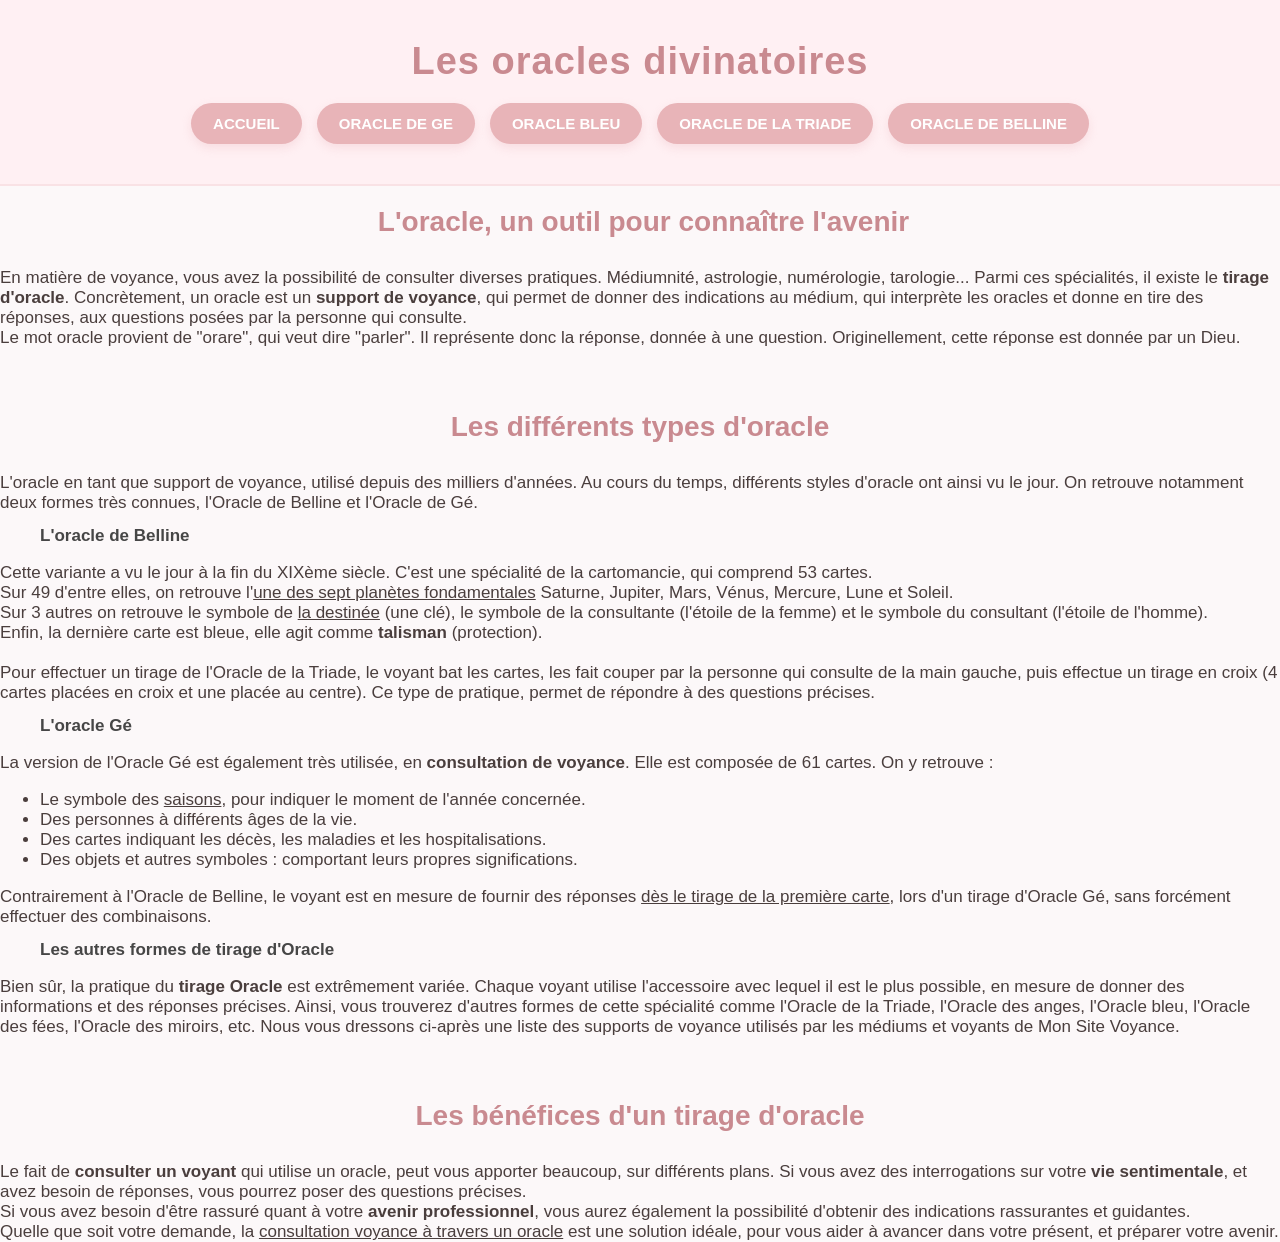
<file: index.html>
<!DOCTYPE html>
<html lang="fr">
<head>
<meta charset="UTF-8">
<meta name="viewport" content="width=device-width, initial-scale=1.0">

<title>Oracles Divinatoire</title>
<link rel="stylesheet" href="css/style.css">
</head>

<body>


<header>
    <h1>Les oracles divinatoires</h1>
    
    <!-- Bouton Burger -->
    <button class="burger-btn" aria-label="Ouvrir le menu">
        <span></span>
        <span></span>
        <span></span>
    </button>

    <nav id="menu">
        <a href="index.html"><button>ACCUEIL</button></a> 
        <a href="ge.html"><button>ORACLE DE GE</button></a>
        <a href="bleu.html"><button>ORACLE BLEU</button></a>
        <a href="triade.html"><button>ORACLE DE LA TRIADE</button></a>
        <a href="belline.html"><button>ORACLE DE BELLINE</button></a>
    </nav>
</header>

<div style="font-size:17px;">
<h2 class="h2home" style="margin-left:7px;margin-top:20px;">L'oracle, un outil pour connaître l'avenir</h2>
En matière de voyance, vous avez la possibilité de consulter diverses pratiques. Médiumnité, astrologie, numérologie, tarologie... Parmi ces spécialités, il existe le <strong>tirage d'oracle</strong>. Concrètement, un oracle est un <strong>support de voyance</strong>, qui permet de donner des indications au médium, qui interprète les oracles et donne en tire des réponses, aux questions posées par la personne qui consulte.<br> 
Le mot oracle provient de "orare", qui veut dire "parler". Il représente donc la réponse, donnée à une question. Originellement, cette réponse est donnée par un Dieu. 
<br><br><br>
<h2 class="h2home">Les différents types d'oracle</h2>
L'oracle en tant que support de voyance, utilisé depuis des milliers d'années. Au cours du temps, différents styles d'oracle ont ainsi vu le jour. On retrouve notamment deux formes très connues, l'Oracle de Belline et l'Oracle de Gé. 
<br><br>
<h3 style="text-align:left;font-size:17px;margin-top:-7px;margin-left:40px;color:#464646;" ;="">L'oracle de Belline</h3>
Cette variante a vu le jour à la fin du XIXème siècle. C'est une spécialité de la cartomancie, qui comprend 53 cartes. <br>
Sur 49 d'entre elles, on retrouve l'<u>une des sept planètes fondamentales</u> Saturne, Jupiter, Mars, Vénus, Mercure, Lune et Soleil.<br>
Sur 3 autres on retrouve le symbole de <u>la destinée</u> (une clé), le symbole de la consultante (l'étoile de la femme) et le symbole du consultant (l'étoile de l'homme).<br>
Enfin, la dernière carte est bleue, elle agit comme <strong>talisman</strong> (protection). 
<br><br>
Pour effectuer un tirage de l'Oracle de la Triade, le voyant bat les cartes, les fait couper par la personne qui consulte de la main gauche, puis effectue un tirage en croix (4 cartes placées en croix et une placée au centre). Ce type de pratique, permet de répondre à des questions précises. 

<br><br>
<h3 style="text-align:left;font-size:17px;margin-top:-7px;margin-left:40px;color:#464646;" ;="">L'oracle Gé</h3>
La version de l'Oracle Gé est également très utilisée, en <strong>consultation de voyance</strong>. Elle est composée de 61 cartes. On y retrouve :<br>
<ul>
<li>Le symbole des <u>saisons</u>, pour indiquer le moment de l'année concernée.</li>
<li>Des personnes à différents âges de la vie.</li>
<li>Des cartes indiquant les décès, les maladies et les hospitalisations.</li> 
<li>Des objets et autres symboles : comportant leurs propres significations.</li> 
</ul>
Contrairement à l'Oracle de Belline, le voyant est en mesure de fournir des réponses <u>dès le tirage de la première carte</u>, lors d'un tirage d'Oracle Gé, sans forcément effectuer des combinaisons. 

<br><br>
<h3 style="text-align:left;font-size:17px;margin-top:-7px;margin-left:40px;color:#464646;" ;="">Les autres formes de tirage d'Oracle</h3>
Bien sûr, la pratique du <strong>tirage Oracle</strong> est extrêmement variée. Chaque voyant utilise l'accessoire avec lequel il est le plus possible, en mesure de donner des informations et des réponses précises. Ainsi, vous trouverez d'autres formes de cette spécialité comme l'Oracle de la Triade, l'Oracle des anges, l'Oracle bleu, l'Oracle des fées, l'Oracle des miroirs, etc. Nous vous dressons ci-après une liste des supports de voyance utilisés par les médiums et voyants de Mon Site Voyance.
<br><br><br>
<h2 class="h2home">Les bénéfices d'un tirage d'oracle</h2>
Le fait de <strong>consulter un voyant</strong> qui utilise un oracle, peut vous apporter beaucoup, sur différents plans. Si vous avez des interrogations sur votre <strong>vie sentimentale</strong>, et avez besoin de réponses, vous pourrez poser des questions précises.<br>
Si vous avez besoin d'être rassuré quant à votre <strong>avenir professionnel</strong>, vous aurez également la possibilité d'obtenir des indications rassurantes et guidantes.<br>
Quelle que soit votre demande, la <u>consultation voyance à travers un oracle</u> est une solution idéale, pour vous aider à avancer dans votre présent, et préparer votre avenir. 



</div>
<script src="script/script.js"></script>
</body>
</html>
</file>
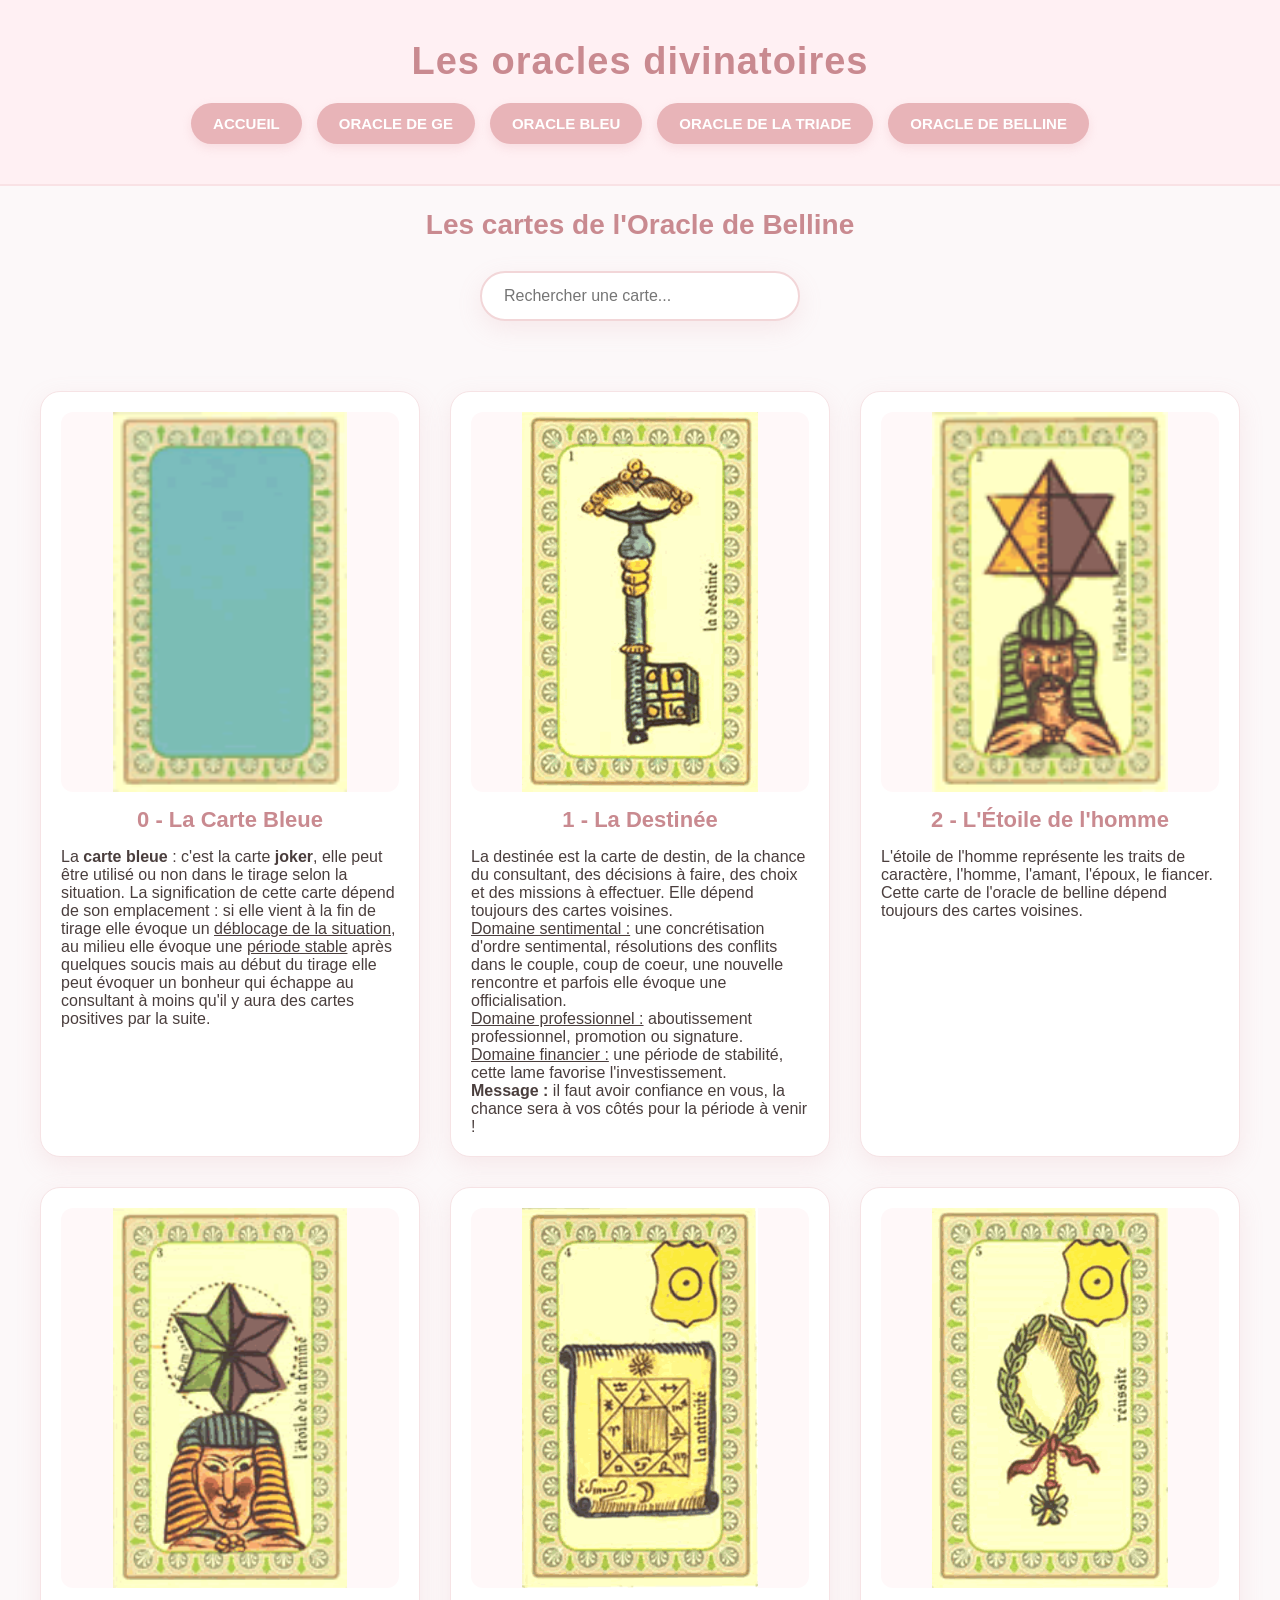
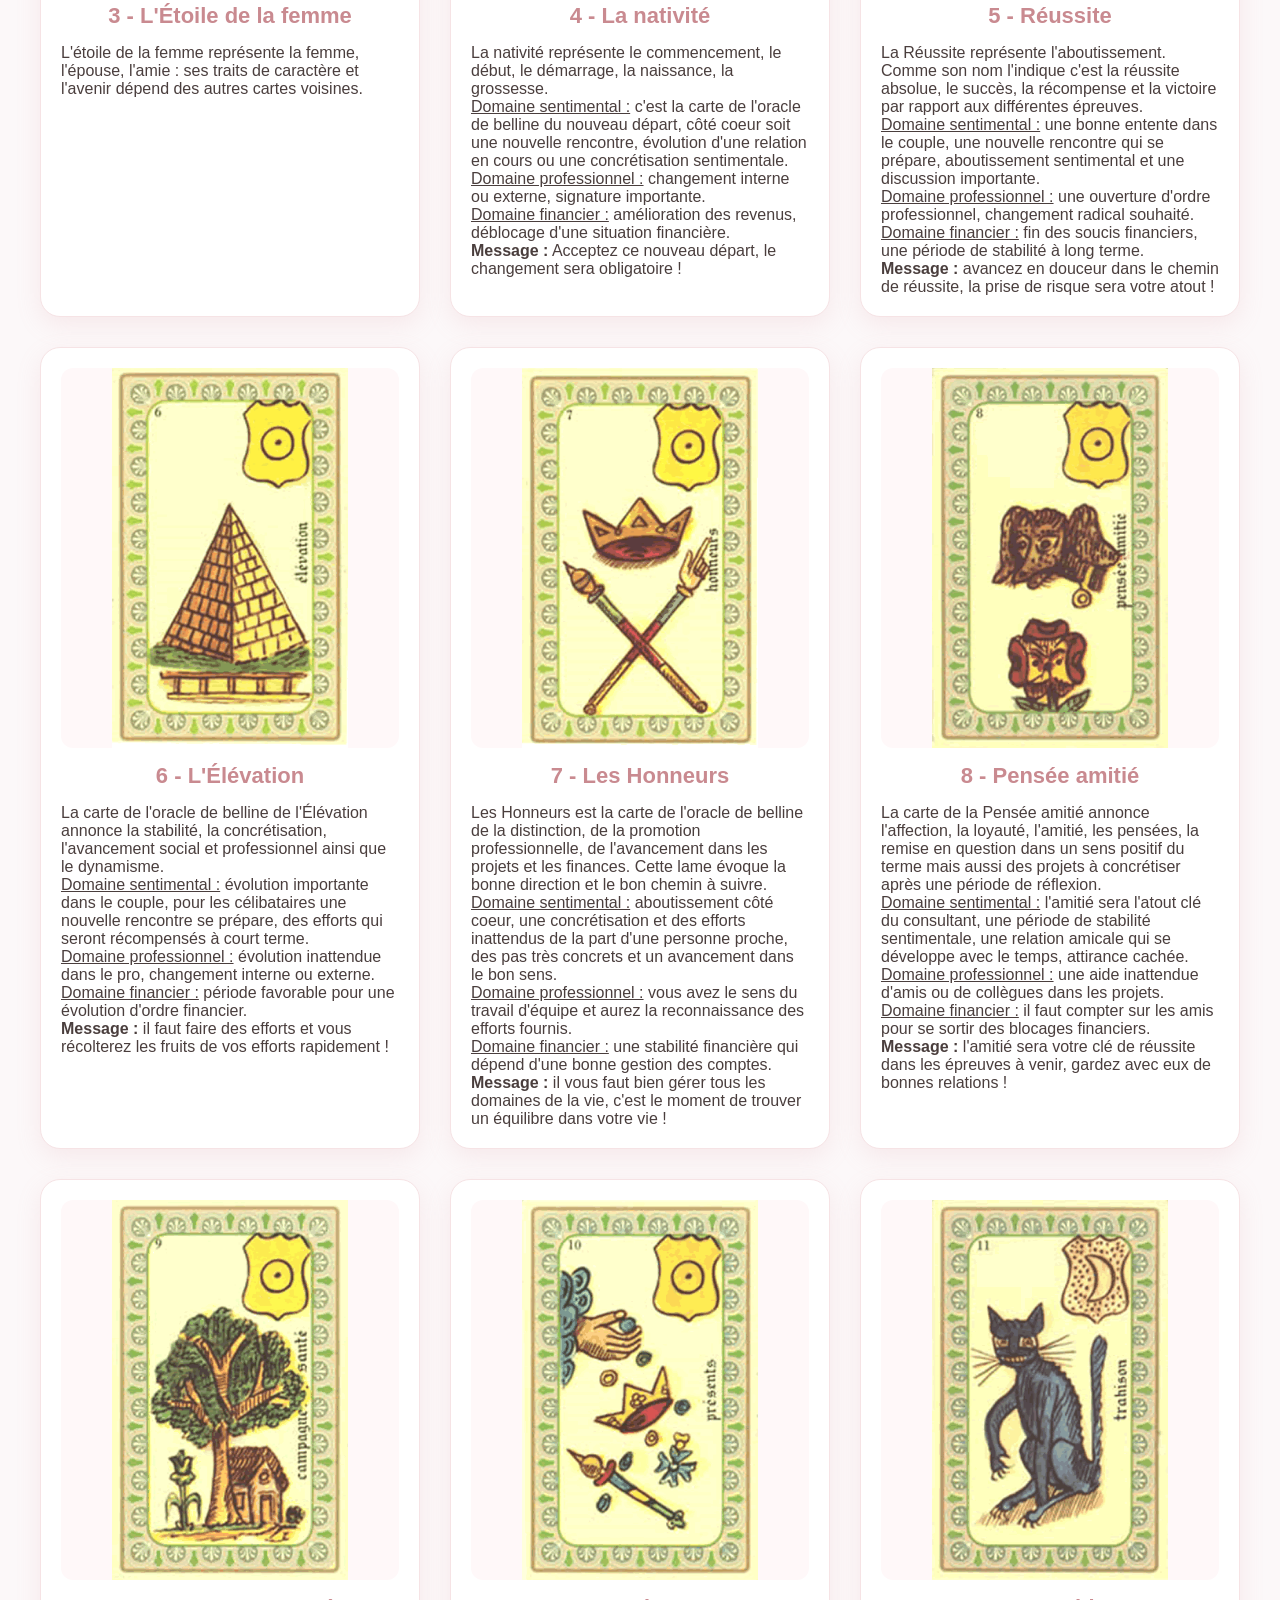
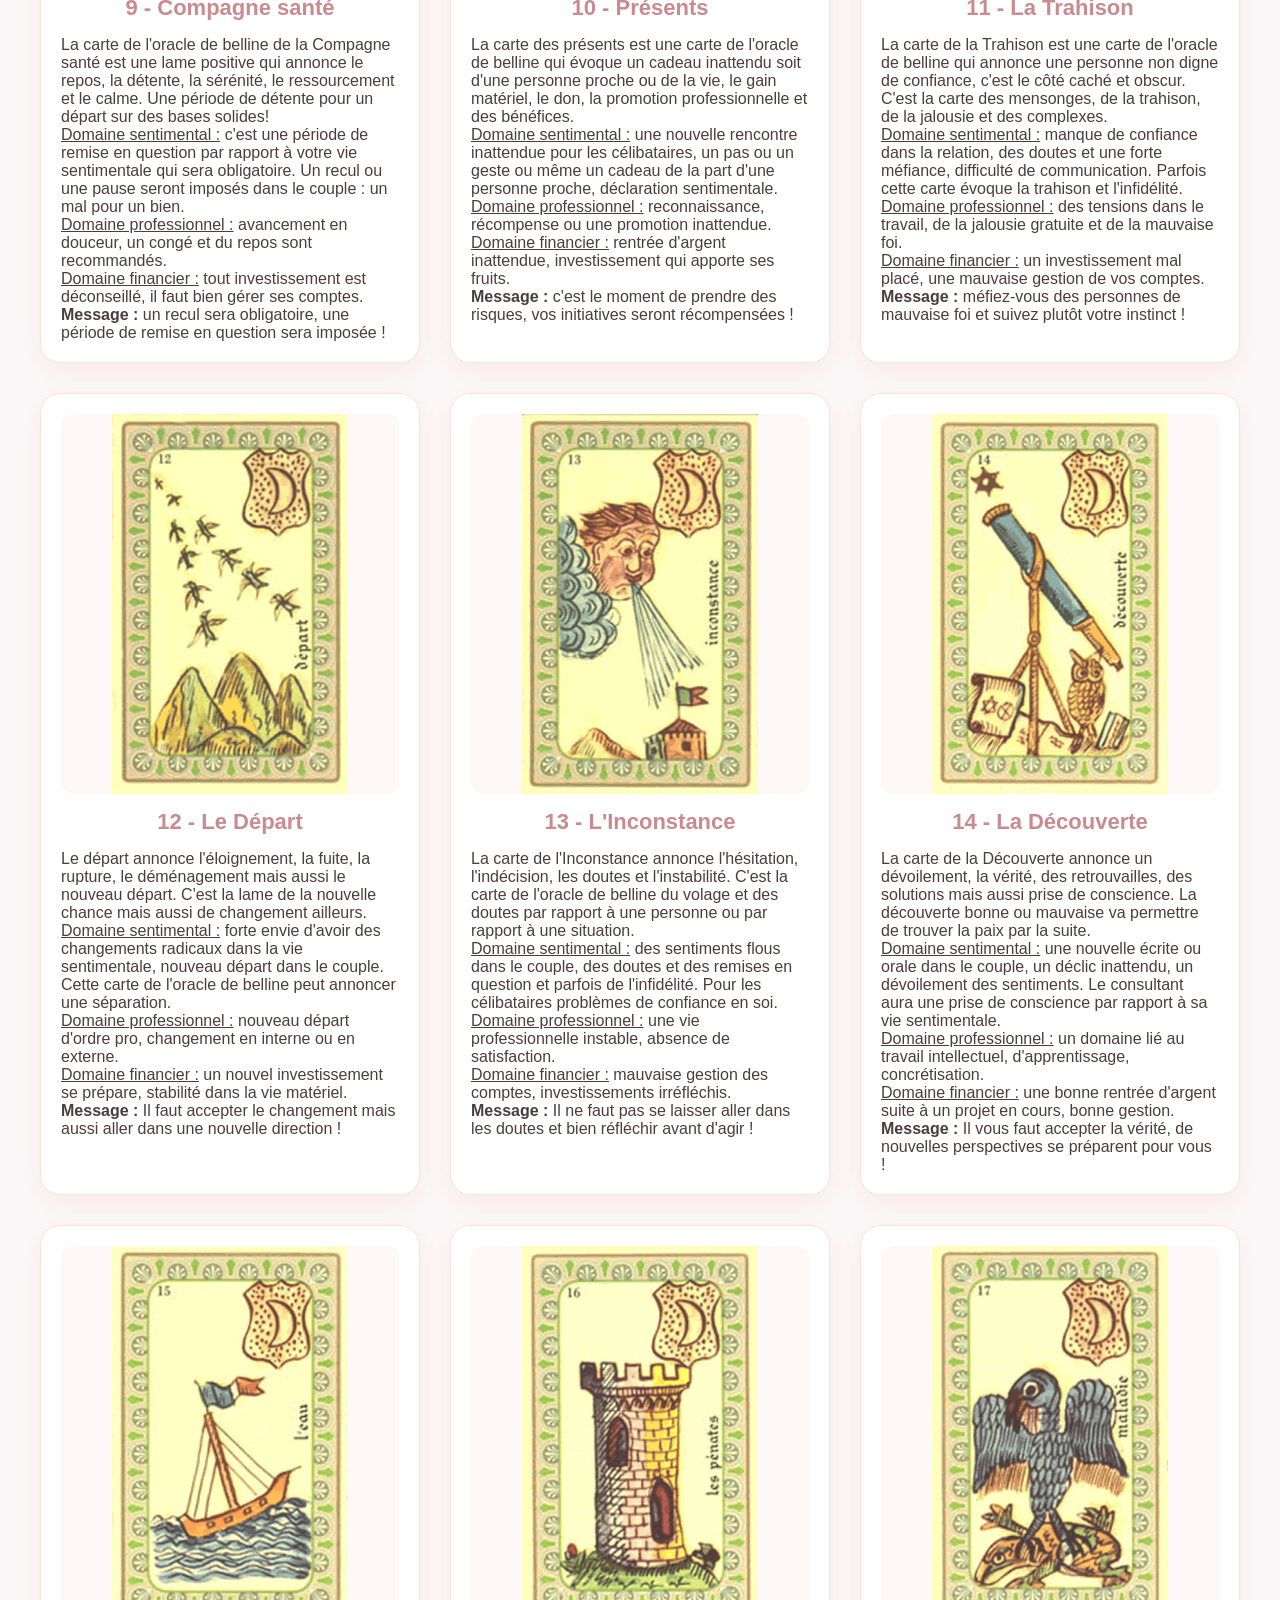
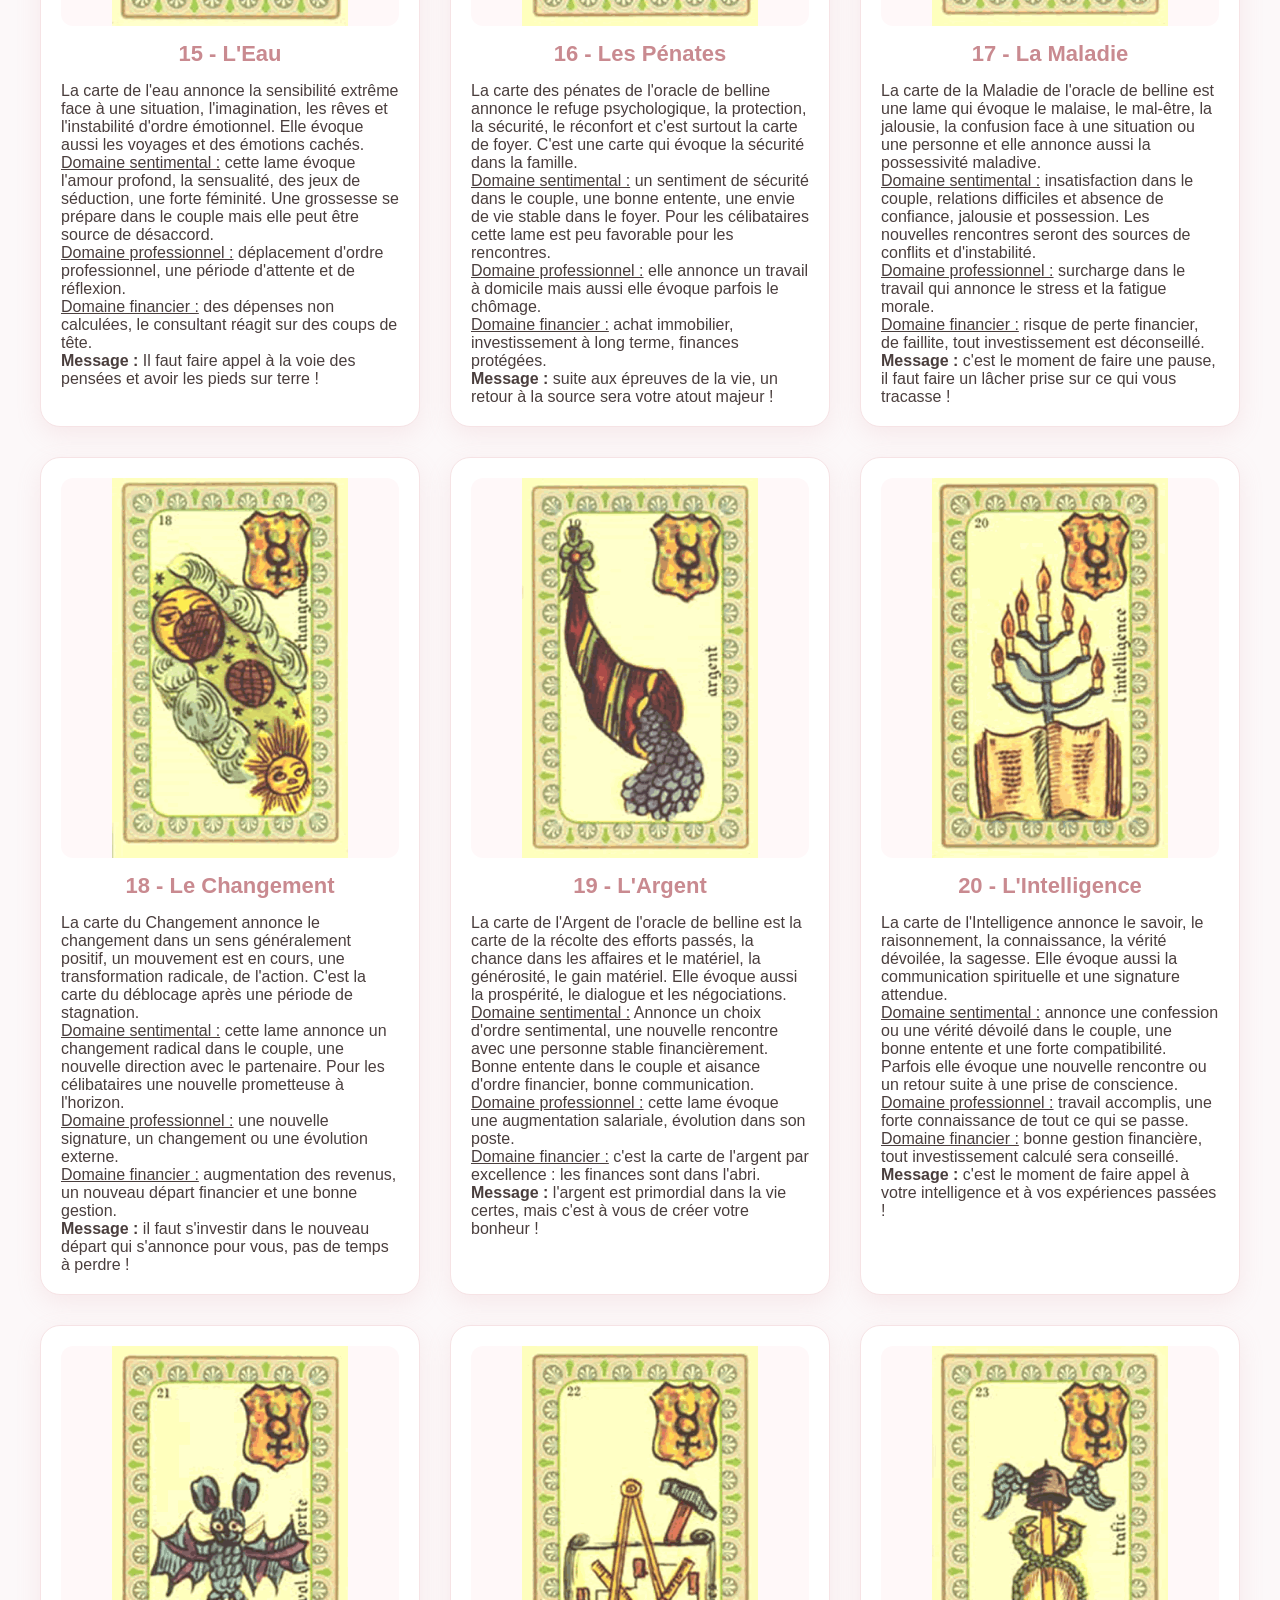
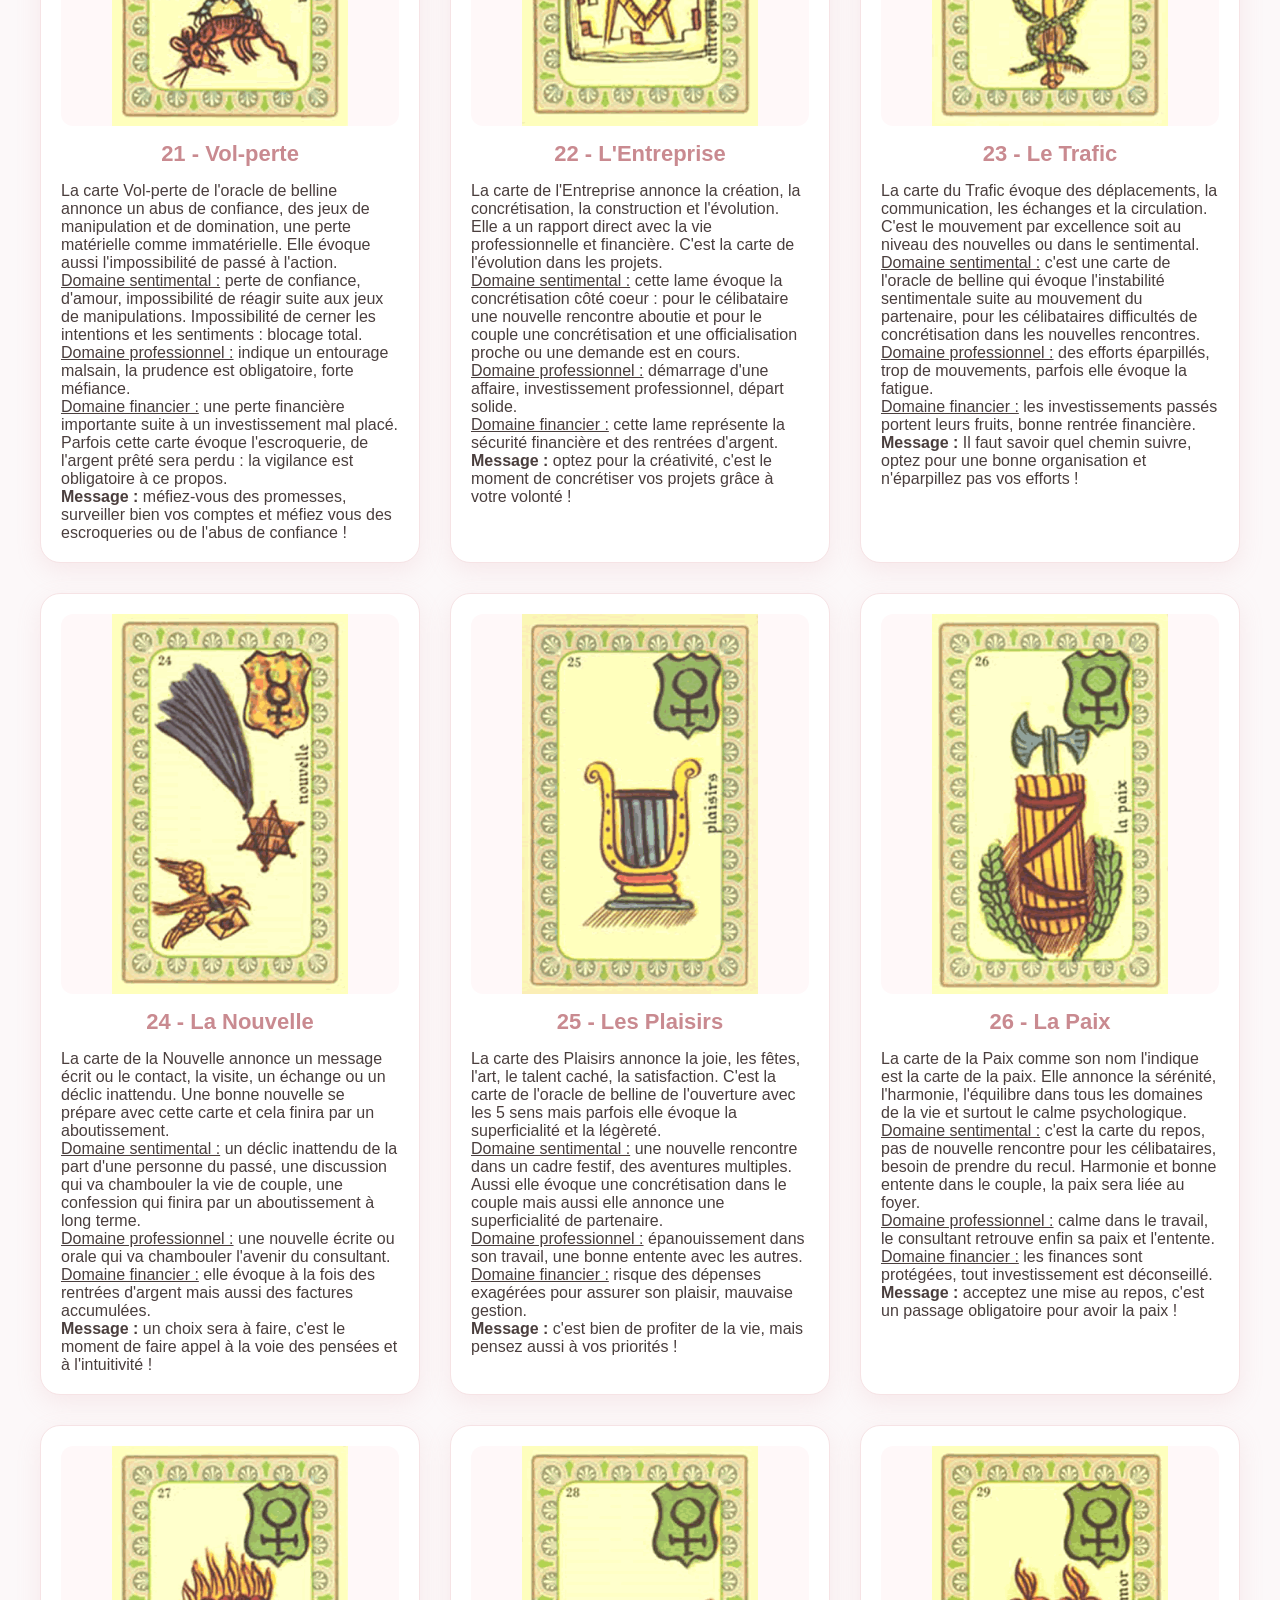
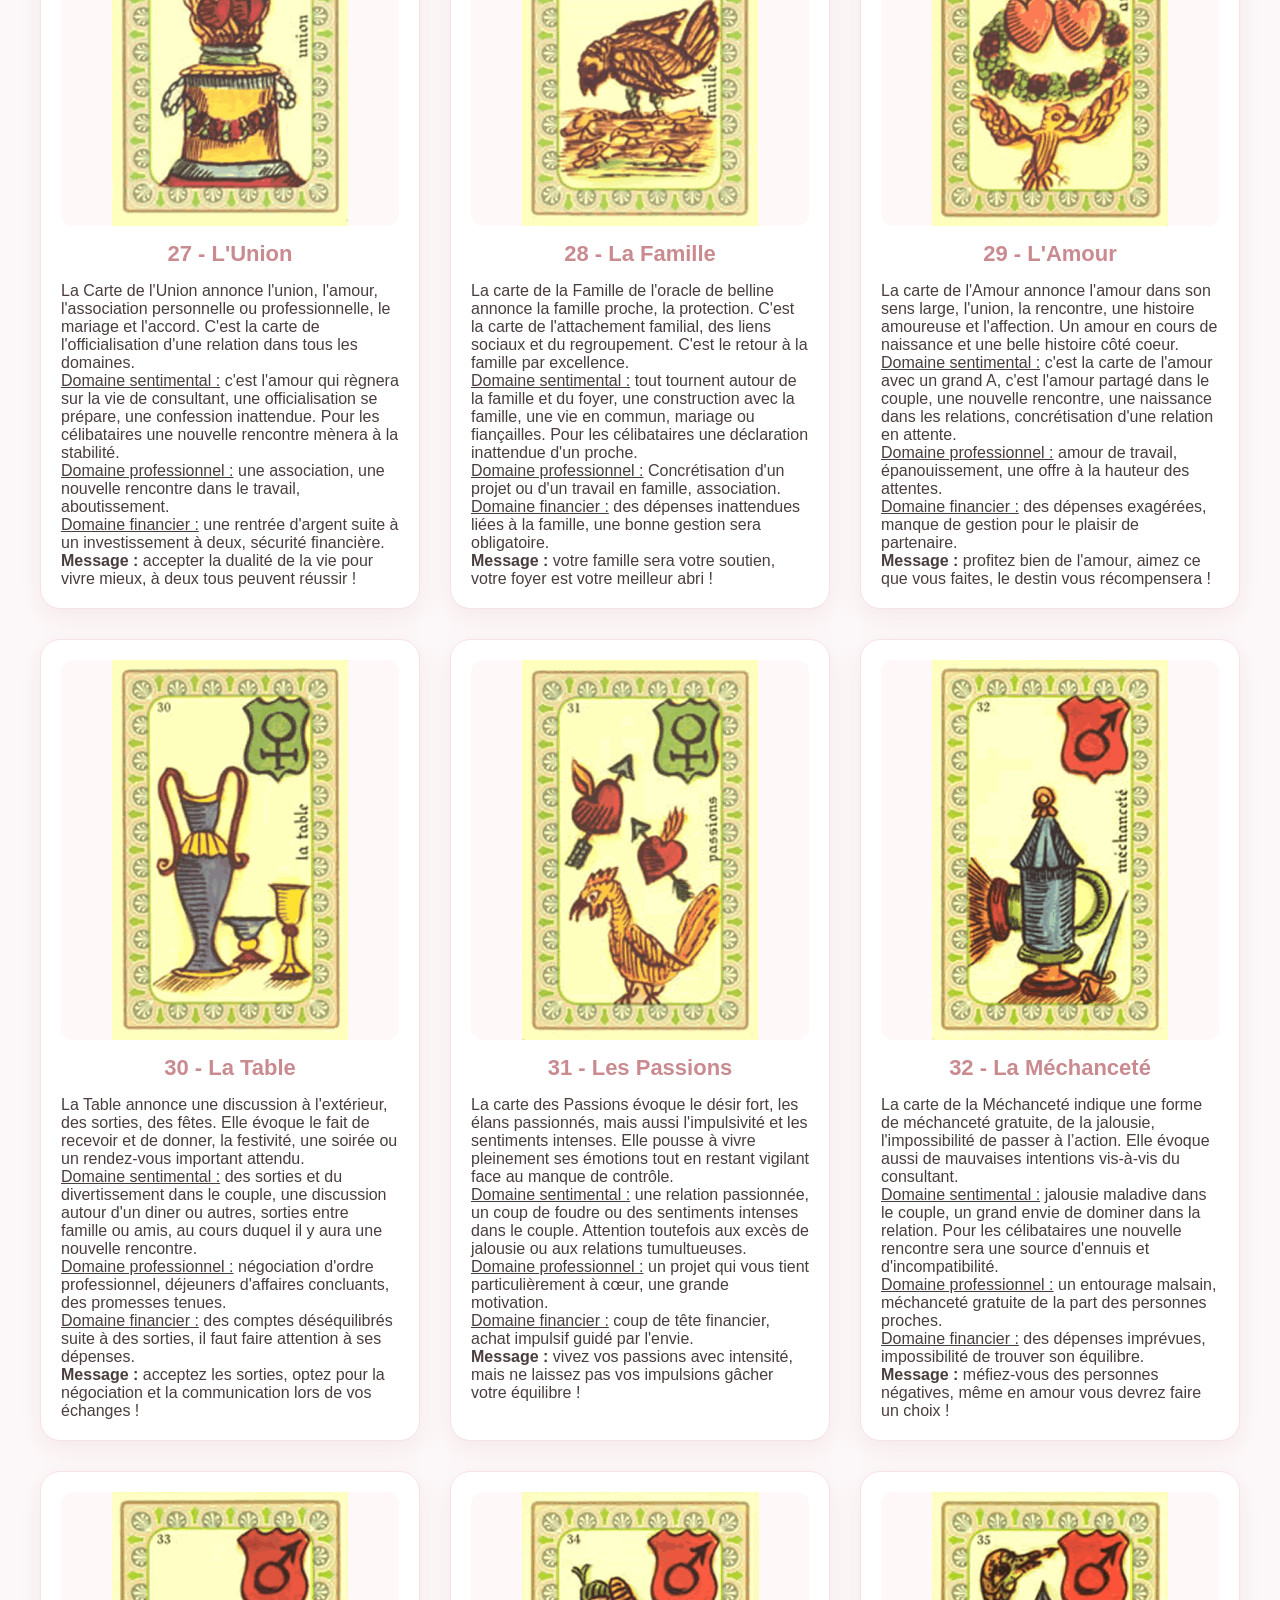
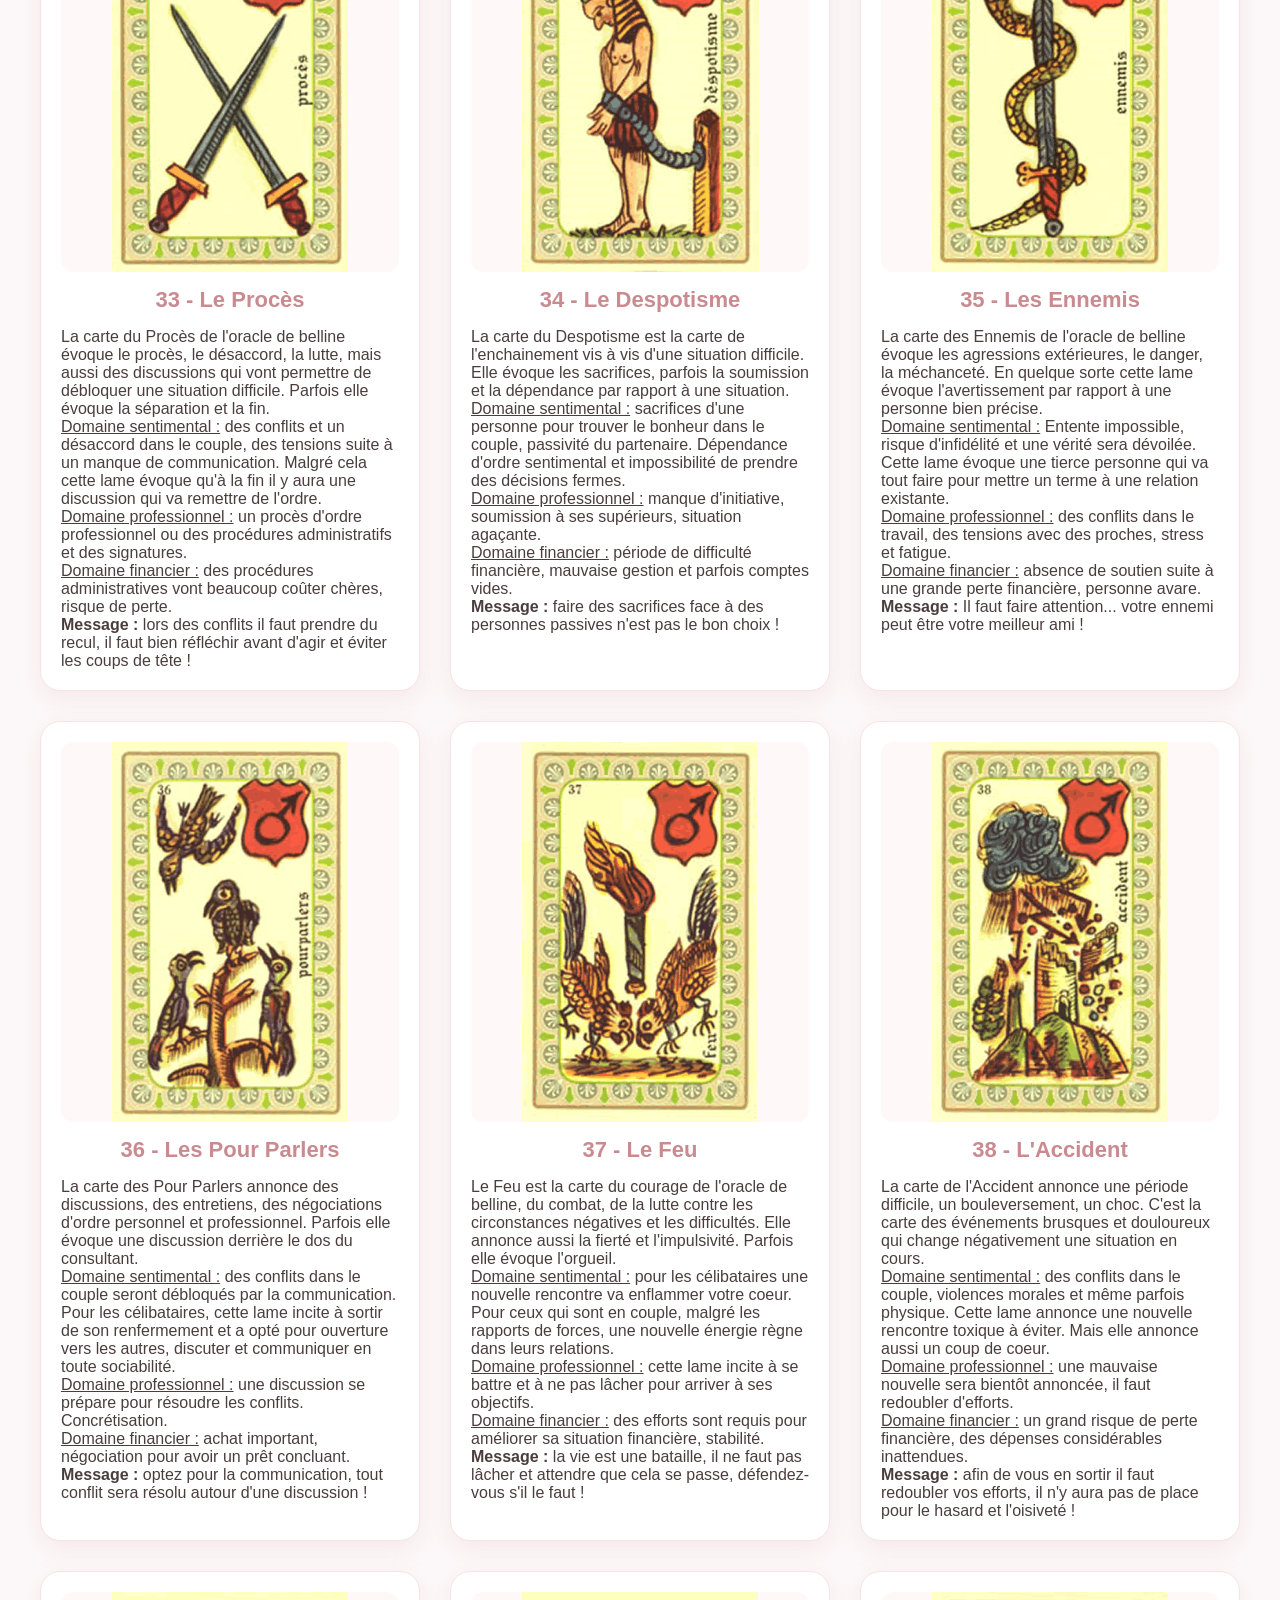
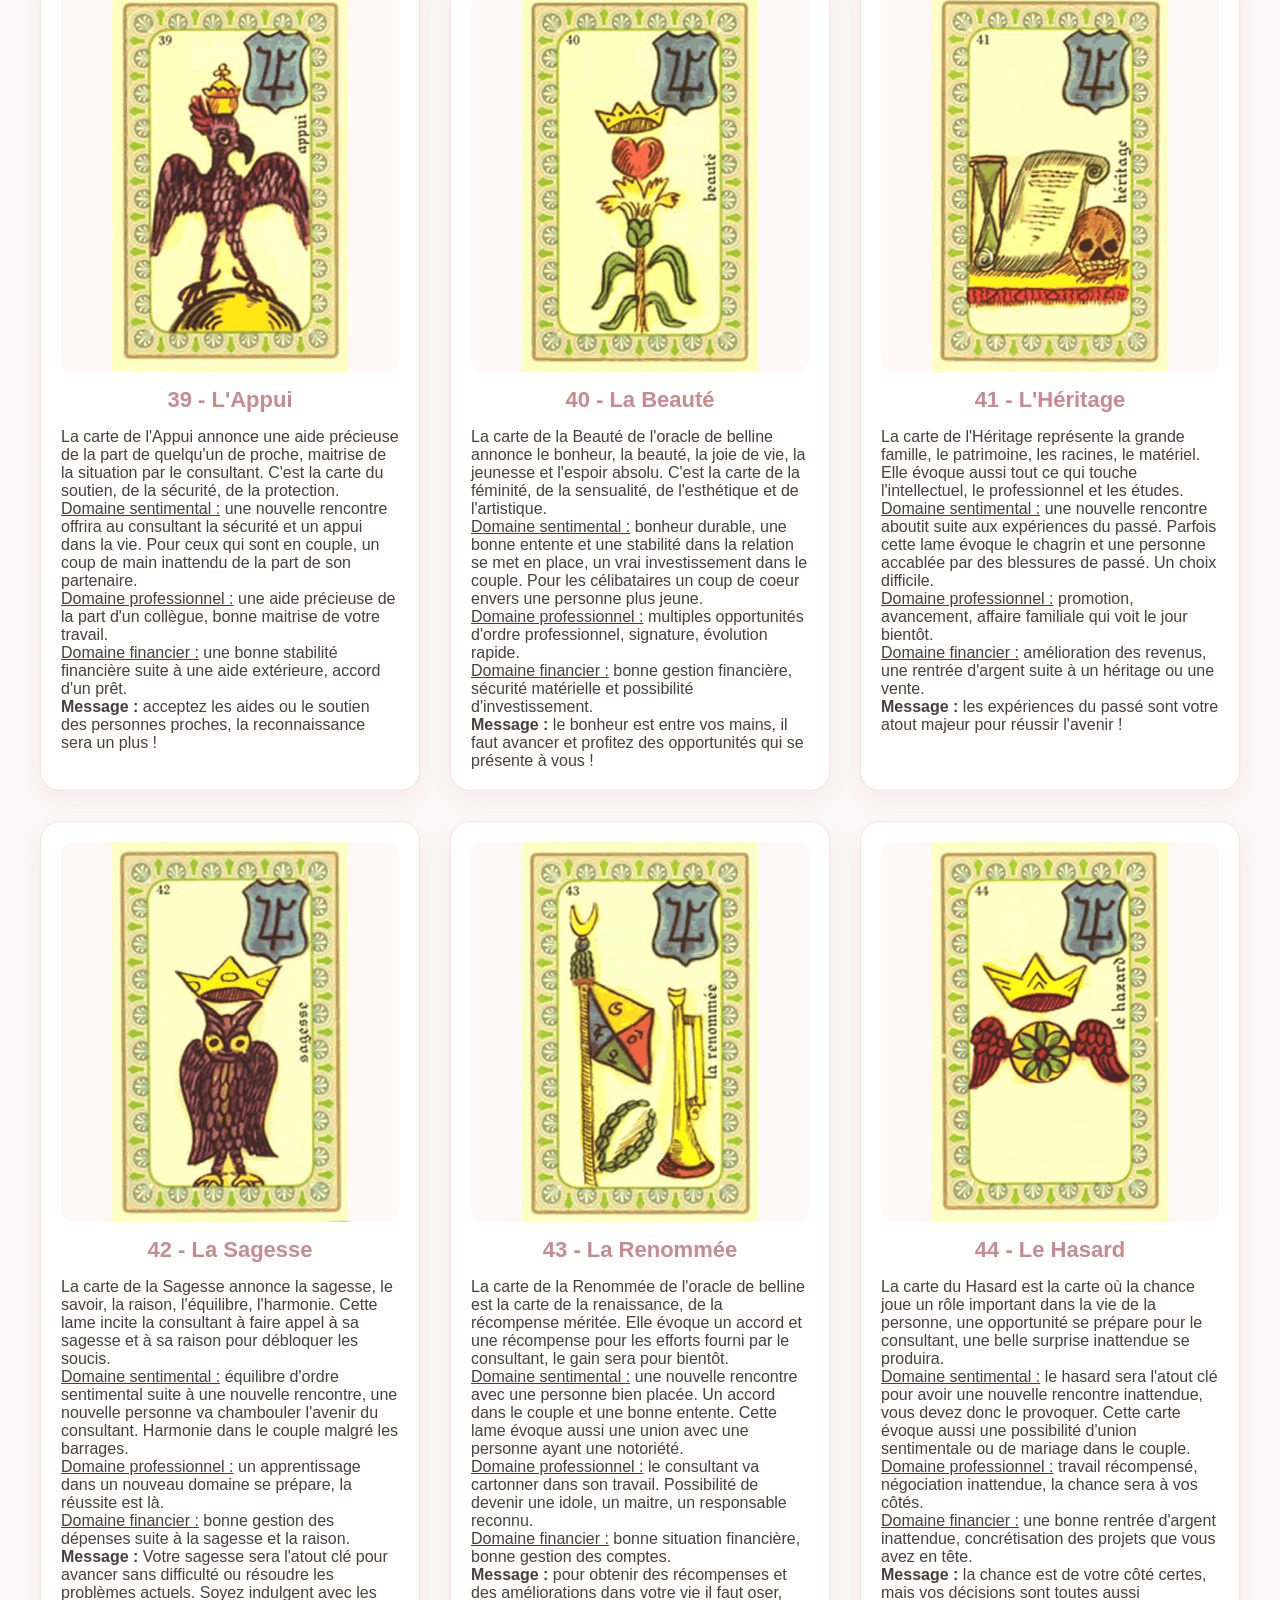
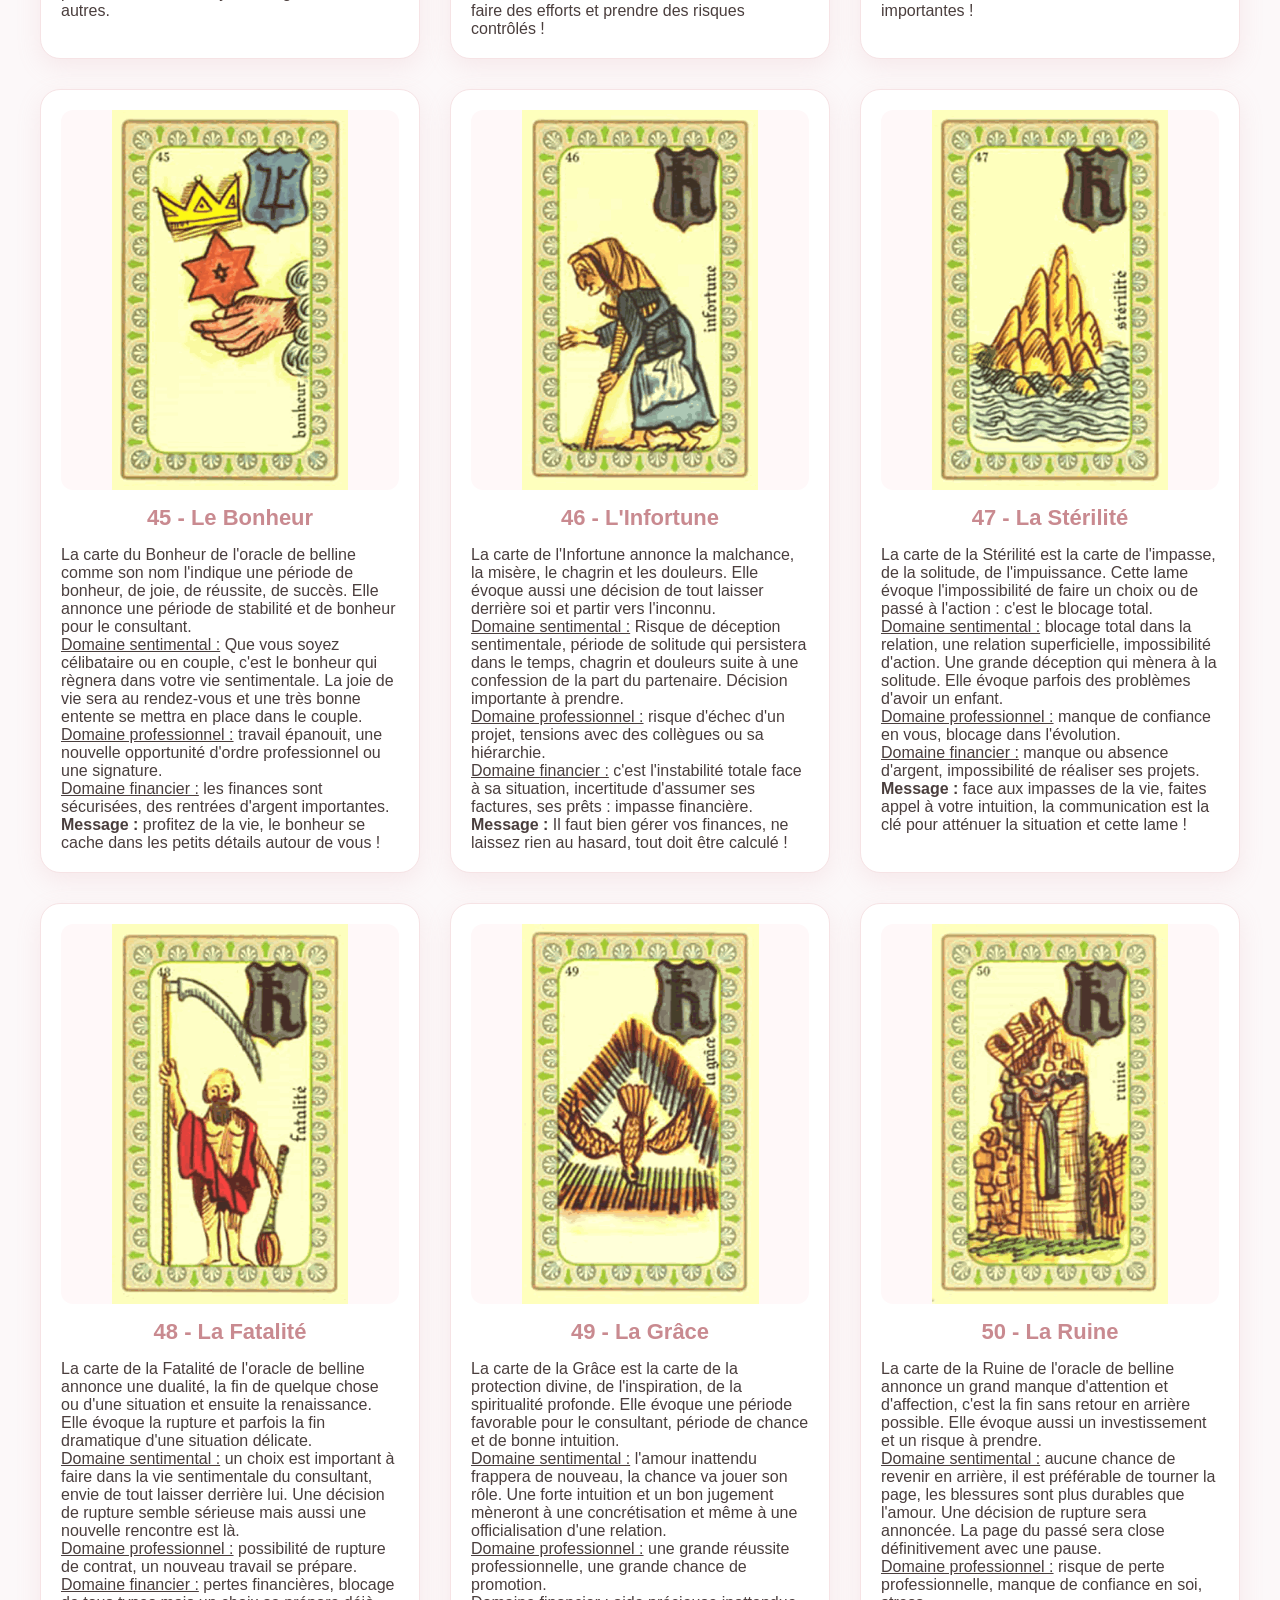
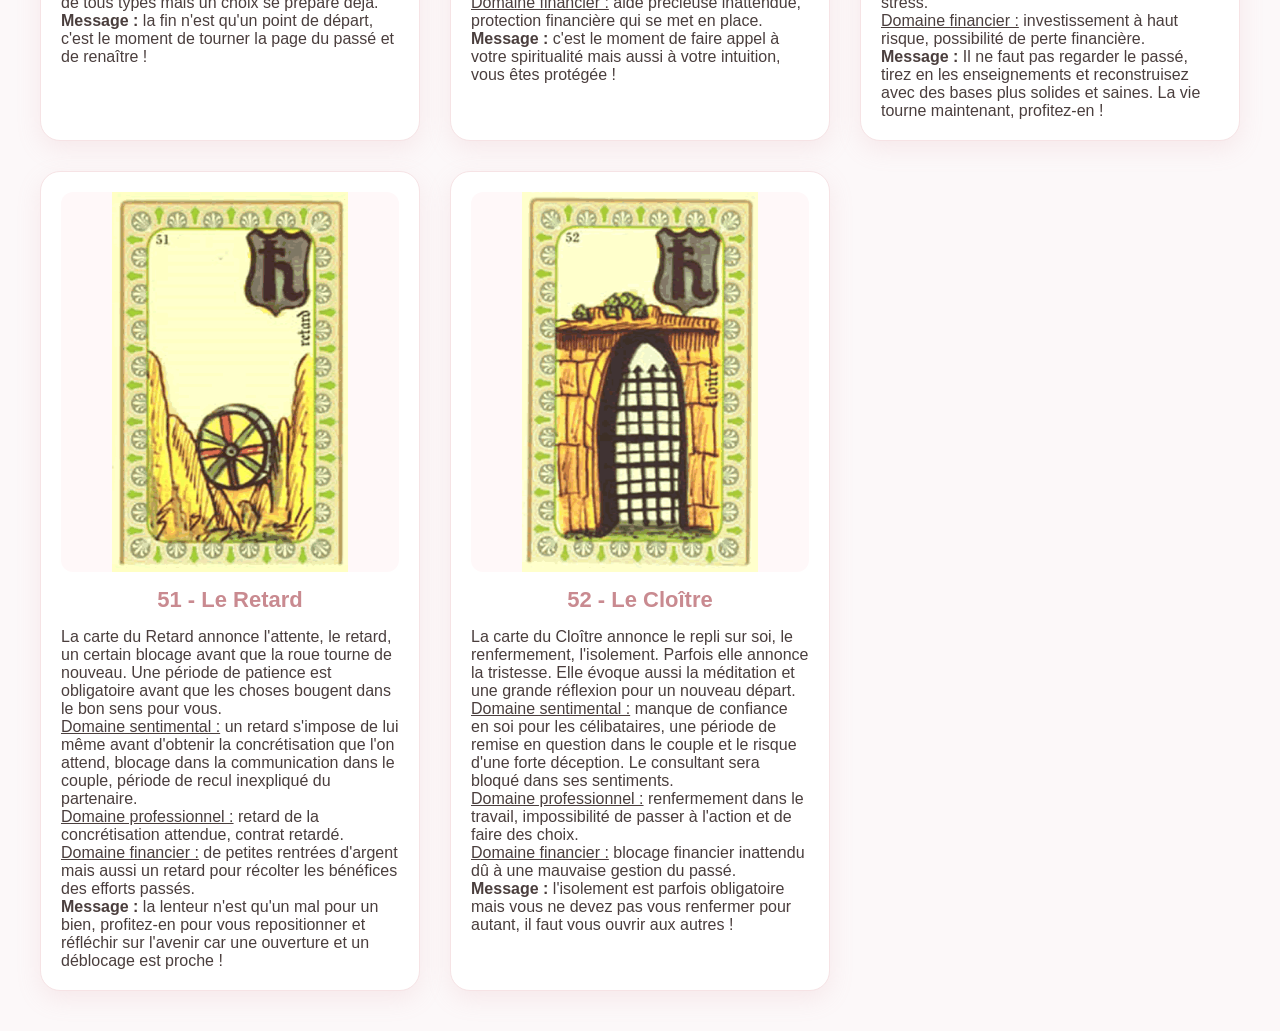
<file: belline.html>
<!DOCTYPE html>
<html lang="fr">
<head>
<meta charset="UTF-8">
<meta name="viewport" content="width=device-width, initial-scale=1.0">

<title>Oracle de Belline</title>
<link rel="stylesheet" href="css/style.css">
</head>

<body>


<header>
    <h1>Les oracles divinatoires</h1>
    
    <!-- Bouton Burger -->
    <button class="burger-btn" aria-label="Ouvrir le menu">
        <span></span>
        <span></span>
        <span></span>
    </button>

    <nav id="menu">
        <a href="index.html"><button>ACCUEIL</button></a> 
        <a href="ge.html"><button>ORACLE DE GE</button></a>
        <a href="bleu.html"><button>ORACLE BLEU</button></a>
        <a href="triade.html"><button>ORACLE DE LA TRIADE</button></a>
        <a href="belline.html"><button>ORACLE DE BELLINE</button></a>
    </nav>
</header>

<h2 class="h2home">Les cartes de l'Oracle de Belline</h2>

<div class="recherche">
    <input 
        type="text" 
        id="barreRecherche" 
        placeholder="Rechercher une carte..."
    >
</div>

<section id="collection" class="contenu">

<div class="cartes">

<div class="carte" data-nom="0 carte bleue">
    <div class="carte-card">
        <img src="images/belline/02.png" alt="bleue">
        <h3>0 - La Carte Bleue</h3>
        La <strong>carte bleue</strong> : c'est la carte <strong>joker</strong>, elle peut être utilisé ou non dans le tirage selon la situation. 
        La signification de cette carte dépend de son emplacement : si elle vient à la fin de tirage elle évoque un <u>déblocage de la situation</u>, 
        au milieu elle évoque une <u>période stable</u> après quelques soucis mais au début du tirage elle peut évoquer un bonheur qui échappe au consultant
        à moins qu'il y aura des cartes positives par la suite.
    </div>
</div>

<div class="carte" data-nom="01 la destinée">
    <div class="carte-card">
        <img src="images/belline/01.png" alt="destinee">
        <h3>1 - La Destinée</h3>
        La destinée est la carte de destin, de la chance du consultant, des décisions à faire, des choix et des missions à effectuer. 
        Elle dépend toujours des cartes voisines.<br>
        <u>Domaine sentimental :</u> une concrétisation d'ordre sentimental, résolutions des conflits dans le couple, coup de coeur, une nouvelle rencontre et parfois 
        elle évoque une officialisation.<br>
        <u>Domaine professionnel :</u> aboutissement professionnel, promotion ou signature.<br>
        <u>Domaine financier :</u> une période de stabilité, cette lame favorise l'investissement.<br>
        <b>Message :</b> il faut avoir confiance en vous, la chance sera à vos côtés pour la période à venir !
    </div>
</div>

<div class="carte" data-nom="02 etoile de l'homme">
    <div class="carte-card">
        <img src="images/belline/03.png" alt="etoile de l'homme">
        <h3>2 - L'Étoile de l'homme</h3>
            L'étoile de l'homme représente les traits de caractère, l'homme, l'amant, l'époux, le fiancer. Cette carte de l'oracle de belline dépend 
            toujours des cartes voisines.
    </div>
</div>

<div class="carte" data-nom="03 etoile de la femme">
    <div class="carte-card">
        <img src="images/belline/04.png" alt="etoile de la femme'">
       <h3>3 - L'Étoile de la femme</h3>
        L'étoile de la femme représente la femme, l'épouse, l'amie : ses traits de caractère et l'avenir dépend des autres cartes voisines. 
    </div>
</div>

<div class="carte" data-nom="04 la nativité">
    <div class="carte-card">
        <img src="images/belline/05.png" alt="la nativité">
        <h3>4 - La nativité</h3>
        La nativité représente le commencement, le début, le démarrage, la naissance, la grossesse.<br>
        <u>Domaine sentimental :</u> c'est la carte de l'oracle de belline du nouveau départ, côté coeur soit une nouvelle rencontre, évolution d'une relation en cours ou une concrétisation sentimentale.<br>
        <u>Domaine professionnel :</u> changement interne ou externe, signature importante.<br>
        <u>Domaine financier :</u> amélioration des revenus, déblocage d'une situation financière.<br> 
        <b>Message :</b> Acceptez ce nouveau départ, le changement sera obligatoire !
    </div>
</div>

<div class="carte" data-nom="05 réussite">
    <div class="carte-card">
        <img src="images/belline/06.png" alt="reussite">
        <h3>5 - Réussite</h3>
        La Réussite représente l'aboutissement. Comme son nom l'indique c'est la réussite absolue, le succès, la récompense et la victoire par rapport aux 
        différentes épreuves.<br>
        <u>Domaine sentimental :</u> une bonne entente dans le couple, une nouvelle rencontre qui se prépare, aboutissement sentimental et une discussion importante.<br>
        <u>Domaine professionnel :</u> une ouverture d'ordre professionnel, changement radical souhaité.<br>
        <u>Domaine financier :</u> fin des soucis financiers, une période de stabilité à long terme.<br> 
        <b>Message :</b> avancez en douceur dans le chemin de réussite, la prise de risque sera votre atout !
    </div>
</div>

<div class="carte" data-nom="06 l'elevation">
    <div class="carte-card">
        <img src="images/belline/07.png" alt="elevation">
        <h3>6 - L'Élévation</h3>
        La carte de l'oracle de belline de l'Élévation annonce la stabilité, la concrétisation, l'avancement social et professionnel ainsi que le dynamisme.<br> 
        <u>Domaine sentimental :</u> évolution importante dans le couple, pour les célibataires une nouvelle rencontre se prépare, des efforts qui seront récompensés
        à court terme.<br>
        <u>Domaine professionnel :</u> évolution inattendue dans le pro, changement interne ou externe.<br>
        <u>Domaine financier :</u> période favorable pour une évolution d'ordre financier.<br>
        <strong>Message :</strong> il faut faire des efforts et vous récolterez les fruits de vos efforts rapidement ! 
    </div>
</div>

<div class="carte" data-nom="07 les honneurs">
    <div class="carte-card">
        <img src="images/belline/08.png" alt="les honneurs">
        <h3>7 - Les Honneurs</h3>
        Les Honneurs est la carte de l'oracle de belline de la distinction, de la promotion professionnelle, de l'avancement dans les projets et les finances. Cette lame évoque la bonne direction et le bon chemin à suivre.<br>
        <u>Domaine sentimental :</u> aboutissement côté coeur, une concrétisation et des efforts inattendus de la part d'une personne proche, des pas très concrets et un avancement dans le bon sens.<br>
        <u>Domaine professionnel :</u> vous avez le sens du travail d'équipe et aurez la reconnaissance des efforts fournis.<br> 
        <u>Domaine financier :</u> une stabilité financière qui dépend d'une bonne gestion des comptes.<br>
        <strong>Message :</strong> il vous faut bien gérer tous les domaines de la vie, c'est le moment de trouver un équilibre dans votre vie ! 
    </div>
</div>

<div class="carte" data-nom="08 pensee amitie">
    <div class="carte-card">
        <img src="images/belline/09.png" alt="pensee amitie">
        <h3>8 - Pensée amitié</h3>
        La carte de la Pensée amitié annonce l'affection, la loyauté, l'amitié, les pensées, la remise en question dans un sens positif du terme mais aussi des projets 
        à concrétiser après une période de réflexion.<br>
        <u>Domaine sentimental :</u> l'amitié sera l'atout clé du consultant, une période de stabilité sentimentale, une relation amicale qui se développe avec le temps,
        attirance cachée.<br> 
        <u>Domaine professionnel :</u> une aide inattendue d'amis ou de collègues dans les projets.<br>
        <u>Domaine financier :</u> il faut compter sur les amis pour se sortir des blocages financiers.<br> 
        <strong>Message :</strong> l'amitié sera votre clé de réussite dans les épreuves à venir, gardez avec eux de bonnes relations !
    </div>
</div>

<div class="carte" data-nom="09 compagne sante">
    <div class="carte-card">
        <img src="images/belline/10.png" alt="compagne sante">
        <h3>9 - Compagne santé</h3>
        La carte de l'oracle de belline de la Compagne santé est une lame positive qui annonce le repos, la détente, la sérénité, le ressourcement et le calme. 
        Une période de détente pour un départ sur des bases solides!<br>
        <u>Domaine sentimental :</u> c'est une période de remise en question par rapport à votre vie sentimentale qui sera obligatoire. Un recul ou une pause seront 
        imposés dans le couple : un mal pour un bien.<br> 
        <u>Domaine professionnel :</u> avancement en douceur, un congé et du repos sont recommandés.<br> 
        <u>Domaine financier :</u> tout investissement est déconseillé, il faut bien gérer ses comptes.<br>
        <b>Message :</b> un recul sera obligatoire, une période de remise en question sera imposée ! 
    </div>
</div>

<div class="carte" data-nom="10 presents">
    <div class="carte-card">
        <img src="images/belline/11.png" alt="bleue">
        <h3>10 - Présents</h3>
        La carte des présents est une carte de l'oracle de belline qui évoque un cadeau inattendu soit d'une personne proche ou de la vie, le gain matériel, le don, 
        la promotion professionnelle et des bénéfices.<br>
        <u>Domaine sentimental :</u> une nouvelle rencontre inattendue pour les célibataires, un pas ou un geste ou même un cadeau de la part d'une personne proche, 
        déclaration sentimentale.<br> 
        <u>Domaine professionnel :</u> reconnaissance, récompense ou une promotion inattendue.<br>
        <u>Domaine financier :</u> rentrée d'argent inattendue, investissement qui apporte ses fruits.<br> 
        <b>Message :</b> c'est le moment de prendre des risques, vos initiatives seront récompensées !
    </div>
</div>

<div class="carte" data-nom="11 la trahison">
    <div class="carte-card">
        <img src="images/belline/12.png" alt="la trahison">
        <h3>11 - La Trahison</h3>
        La carte de la Trahison est une carte de l'oracle de belline qui annonce une personne non digne de confiance, c'est le côté caché et obscur. C'est la carte des mensonges, de la trahison, de la jalousie et des complexes.<br>
        <u>Domaine sentimental :</u> manque de confiance dans la relation, des doutes et une forte méfiance, difficulté de communication. Parfois cette carte évoque la trahison et l'infidélité.<br>
        <u>Domaine professionnel :</u> des tensions dans le travail, de la jalousie gratuite et de la mauvaise foi.<br>
        <u>Domaine financier :</u> un investissement mal placé, une mauvaise gestion de vos comptes.<br>
        <b>Message :</b> méfiez-vous des personnes de mauvaise foi et suivez plutôt votre instinct !
    </div>
</div>

<div class="carte" data-nom="12 le depart">
    <div class="carte-card">
        <img src="images/belline/13.png" alt="le depart">
        <h3>12 - Le Départ</h3>
        Le départ annonce l'éloignement, la fuite, la rupture, le déménagement mais aussi le nouveau départ. C'est la lame de la nouvelle chance mais aussi de changement ailleurs.<br> 
        <u>Domaine sentimental :</u> forte envie d'avoir des changements radicaux dans la vie sentimentale, nouveau départ dans le couple. Cette carte de l'oracle de belline peut annoncer une séparation.<br>
        <u>Domaine professionnel :</u> nouveau départ d'ordre pro, changement en interne ou en externe.<br>
        <u>Domaine financier :</u> un nouvel investissement se prépare, stabilité dans la vie matériel.<br>
        <b>Message :</b> Il faut accepter le changement mais aussi aller dans une nouvelle direction !
    </div>
</div>

<div class="carte" data-nom="13 l'inconstance">
    <div class="carte-card">
        <img src="images/belline/14.png" alt="l'inconstance">
        <h3>13 - L'Inconstance</h3>
        La carte de l'Inconstance annonce l'hésitation, l'indécision, les doutes et l'instabilité. C'est la carte de l'oracle de belline du volage et des doutes par rapport à une personne ou par rapport à une situation.<br>
        <u>Domaine sentimental :</u> des sentiments flous dans le couple, des doutes et des remises en question et parfois de l'infidélité. Pour les célibataires problèmes de confiance en soi.<br>
        <u>Domaine professionnel :</u> une vie professionnelle instable, absence de satisfaction.<br>
        <u>Domaine financier :</u> mauvaise gestion des comptes, investissements irréfléchis.<br> 
        <b>Message :</b> Il ne faut pas se laisser aller dans les doutes et bien réfléchir avant d'agir !
    </div>
</div>

<div class="carte" data-nom="14 la decouverte">
    <div class="carte-card">
        <img src="images/belline/15.png" alt="la decouverte">
        <h3>14 - La Découverte</h3>
        La carte de la Découverte annonce un dévoilement, la vérité, des retrouvailles, des solutions mais aussi prise de conscience. La découverte bonne ou mauvaise va permettre de trouver la paix par la suite.<br>
        <u>Domaine sentimental :</u> une nouvelle écrite ou orale dans le couple, un déclic inattendu, un dévoilement des sentiments. Le consultant aura une prise de conscience par rapport à sa vie sentimentale.<br>
        <u>Domaine professionnel :</u> un domaine lié au travail intellectuel, d'apprentissage, concrétisation.<br>
        <u>Domaine financier :</u> une bonne rentrée d'argent suite à un projet en cours, bonne gestion.<br>
        <b>Message :</b> Il vous faut accepter la vérité, de nouvelles perspectives se préparent pour vous !
    </div>
</div>

<div class="carte" data-nom="15 l'eau">
    <div class="carte-card">
        <img src="images/belline/16.png" alt="l'eau">
        <h3>15 - L'Eau</h3>
        La carte de l'eau annonce la sensibilité extrême face à une situation, l'imagination, les rêves et l'instabilité d'ordre émotionnel. Elle évoque aussi les voyages et des émotions cachés.<br> 
        <u>Domaine sentimental :</u> cette lame évoque l'amour profond, la sensualité, des jeux de séduction, une forte féminité. Une grossesse se prépare dans le couple mais elle peut être source de désaccord.<br> 
        <u>Domaine professionnel :</u> déplacement d'ordre professionnel, une période d'attente et de réflexion.<br>
        <u>Domaine financier :</u> des dépenses non calculées, le consultant réagit sur des coups de tête.<br>
        <b>Message :</b> Il faut faire appel à la voie des pensées et avoir les pieds sur terre ! 
    </div>
</div>

<div class="carte" data-nom="16 les penates">
    <div class="carte-card">
        <img src="images/belline/17.png" alt="les penates">
        <h3>16 - Les Pénates</h3>
        La carte des pénates de l'oracle de belline annonce le refuge psychologique, la protection, la sécurité, le réconfort et c'est surtout la carte de foyer. C'est une carte qui évoque la sécurité dans la famille.<br>
        <u>Domaine sentimental :</u> un sentiment de sécurité dans le couple, une bonne entente, une envie de vie stable dans le foyer. Pour les célibataires cette lame est peu favorable pour les rencontres.<br>
        <u>Domaine professionnel :</u> elle annonce un travail à domicile mais aussi elle évoque parfois le chômage.<br>
        <u>Domaine financier :</u> achat immobilier, investissement à long terme, finances protégées.<br> 
        <b>Message :</b> suite aux épreuves de la vie, un retour à la source sera votre atout majeur ! 
    </div>
</div>

<div class="carte" data-nom="17 la maladie">
    <div class="carte-card">
        <img src="images/belline/18.png" alt="la maladie">
        <h3>17 - La Maladie</h3>
        La carte de la Maladie de l'oracle de belline est une lame qui évoque le malaise, le mal-être, la jalousie, la confusion face à une situation ou une personne et elle annonce aussi la possessivité maladive.<br>
        <u>Domaine sentimental :</u> insatisfaction dans le couple, relations difficiles et absence de confiance, jalousie et possession. Les nouvelles rencontres seront des sources de conflits et d'instabilité.<br>
        <u>Domaine professionnel :</u> surcharge dans le travail qui annonce le stress et la fatigue morale.<br>
        <u>Domaine financier :</u> risque de perte financier, de faillite, tout investissement est déconseillé.<br>
        <b>Message :</b> c'est le moment de faire une pause, il faut faire un lâcher prise sur ce qui vous tracasse ! 
    </div>
</div>

<div class="carte" data-nom="18 le changement">
    <div class="carte-card">
        <img src="images/belline/19.png" alt="le changement">
        <h3>18 - Le Changement</h3>
        La carte du Changement annonce le changement dans un sens généralement positif, un mouvement est en cours, une transformation radicale, de l'action. C'est la carte du déblocage après une période de stagnation.<br> 
        <u>Domaine sentimental :</u> cette lame annonce un changement radical dans le couple, une nouvelle direction avec le partenaire. Pour les célibataires une nouvelle prometteuse à l'horizon.<br> 
        <u>Domaine professionnel :</u> une nouvelle signature, un changement ou une évolution externe.<br>
        <u>Domaine financier :</u> augmentation des revenus, un nouveau départ financier et une bonne gestion.<br>
        <b>Message :</b> il faut s'investir dans le nouveau départ qui s'annonce pour vous, pas de temps à perdre !
    </div>
</div>

<div class="carte" data-nom="19 l'argent">
    <div class="carte-card">
        <img src="images/belline/20.png" alt="l'argent">
        <h3>19 - L'Argent</h3>
        La carte de l'Argent de l'oracle de belline est la carte de la récolte des efforts passés, la chance dans les affaires et le matériel, la générosité, le gain matériel. Elle évoque aussi la prospérité, le dialogue et les négociations.<br> 
        <u>Domaine sentimental :</u> Annonce un choix d'ordre sentimental, une nouvelle rencontre avec une personne stable financièrement. Bonne entente dans le couple et aisance d'ordre financier, bonne communication.<br> 
        <u>Domaine professionnel :</u> cette lame évoque une augmentation salariale, évolution dans son poste.<br>
        <u>Domaine financier :</u> c'est la carte de l'argent par excellence : les finances sont dans l'abri.<br> 
        <b>Message :</b> l'argent est primordial dans la vie certes, mais c'est à vous de créer votre bonheur !
    </div>
</div>

<div class="carte" data-nom="20 l'intelligence">
    <div class="carte-card">
        <img src="images/belline/21.png" alt="l'intelligence">
        <h3>20 - L'Intelligence</h3>
        La carte de l'Intelligence annonce le savoir, le raisonnement, la connaissance, la vérité dévoilée, la sagesse. Elle évoque aussi la communication spirituelle et une signature attendue.<br> 
        <u>Domaine sentimental :</u> annonce une confession ou une vérité dévoilé dans le couple, une bonne entente et une forte compatibilité. Parfois elle évoque une nouvelle rencontre ou un retour suite à une prise de conscience.<br>
        <u>Domaine professionnel :</u> travail accomplis, une forte connaissance de tout ce qui se passe.<br>
        <u>Domaine financier :</u> bonne gestion financière, tout investissement calculé sera conseillé.<br> 
        <b>Message :</b> c'est le moment de faire appel à votre intelligence et à vos expériences passées ! 
    </div>
</div>

<div class="carte" data-nom="21 vol perte">
    <div class="carte-card">
        <img src="images/belline/22.png" alt="vol perte">
        <h3>21 - Vol-perte</h3>
        La carte Vol-perte de l'oracle de belline annonce un abus de confiance, des jeux de manipulation et de domination, une perte matérielle comme immatérielle. Elle évoque aussi l'impossibilité de passé à l'action.<br> 
        <u>Domaine sentimental :</u> perte de confiance, d'amour, impossibilité de réagir suite aux jeux de manipulations. Impossibilité de cerner les intentions et les sentiments : blocage total.<br> 
        <u>Domaine professionnel :</u> indique un entourage malsain, la prudence est obligatoire, forte méfiance.<br>
        <u>Domaine financier :</u> une perte financière importante suite à un investissement mal placé. Parfois cette carte évoque l'escroquerie, de l'argent prêté sera perdu : la vigilance est obligatoire à ce propos.<br> 
        <b>Message :</b> méfiez-vous des promesses, surveiller bien vos comptes et méfiez vous des escroqueries ou de l'abus de confiance ! 
    </div>
</div>

<div class="carte" data-nom="22 l'entreprise">
    <div class="carte-card">
        <img src="images/belline/23.png" alt="l'entreprise">
        <h3>22 - L'Entreprise</h3>
        La carte de l'Entreprise annonce la création, la concrétisation, la construction et l'évolution. Elle a un rapport direct avec la vie professionnelle et financière. C'est la carte de l'évolution dans les projets.<br> 
        <u>Domaine sentimental :</u> cette lame évoque la concrétisation côté coeur : pour le célibataire une nouvelle rencontre aboutie et pour le couple une concrétisation et une officialisation proche ou une demande est en cours.<br> 
        <u>Domaine professionnel :</u> démarrage d'une affaire, investissement professionnel, départ solide.<br> 
        <u>Domaine financier :</u> cette lame représente la sécurité financière et des rentrées d'argent.<br> 
        <b>Message :</b> optez pour la créativité, c'est le moment de concrétiser vos projets grâce à votre volonté !
    </div>
</div>

<div class="carte" data-nom="23 le trafic">
    <div class="carte-card">
        <img src="images/belline/24.png" alt="le trafic">
        <h3>23 - Le Trafic</h3>
        La carte du Trafic évoque des déplacements, la communication, les échanges et la circulation. C'est le mouvement par excellence soit au niveau des nouvelles ou dans le sentimental.<br> 
        <u>Domaine sentimental :</u> c'est une carte de l'oracle de belline qui évoque l'instabilité sentimentale suite au mouvement du partenaire, pour les célibataires difficultés de concrétisation dans les nouvelles rencontres.<br>
        <u>Domaine professionnel :</u> des efforts éparpillés, trop de mouvements, parfois elle évoque la fatigue.<br>
        <u>Domaine financier :</u> les investissements passés portent leurs fruits, bonne rentrée financière.<br> 
        <b>Message :</b> Il faut savoir quel chemin suivre, optez pour une bonne organisation et n'éparpillez pas vos efforts !
    </div>
</div>

<div class="carte" data-nom="24 la nouvelle">
    <div class="carte-card">
        <img src="images/belline/25.png" alt="la nouvelle">
        <h3>24 - La Nouvelle</h3>
        La carte de la Nouvelle annonce un message écrit ou le contact, la visite, un échange ou un déclic inattendu. Une bonne nouvelle se prépare avec cette carte et cela finira par un aboutissement.<br> 
        <u>Domaine sentimental :</u> un déclic inattendu de la part d'une personne du passé, une discussion qui va chambouler la vie de couple, une confession qui finira par un aboutissement à long terme.<br>
        <u>Domaine professionnel :</u> une nouvelle écrite ou orale qui va chambouler l'avenir du consultant.<br>
        <u>Domaine financier :</u> elle évoque à la fois des rentrées d'argent mais aussi des factures accumulées.<br> 
        <b>Message :</b> un choix sera à faire, c'est le moment de faire appel à la voie des pensées et à l'intuitivité ! 
    </div>
</div>

<div class="carte" data-nom="25 les plaisirs">
    <div class="carte-card">
        <img src="images/belline/26.png" alt="les plaisirs">
        <h3>25 - Les Plaisirs</h3>
        La carte des Plaisirs annonce la joie, les fêtes, l'art, le talent caché, la satisfaction. C'est la carte de l'oracle de belline de l'ouverture avec les 5 sens mais parfois elle évoque la superficialité et la légèreté.<br> 
        <u>Domaine sentimental :</u> une nouvelle rencontre dans un cadre festif, des aventures multiples. Aussi elle évoque une concrétisation dans le couple mais aussi elle annonce une superficialité de partenaire.<br>
        <u>Domaine professionnel :</u> épanouissement dans son travail, une bonne entente avec les autres.<br>
        <u>Domaine financier :</u> risque des dépenses exagérées pour assurer son plaisir, mauvaise gestion.<br>
        <b>Message :</b> c'est bien de profiter de la vie, mais pensez aussi à vos priorités !
    </div>
</div>

<div class="carte" data-nom="26 la paix">
    <div class="carte-card">
        <img src="images/belline/27.png" alt="la paix">
        <h3>26 - La Paix</h3>
        La carte de la Paix comme son nom l'indique est la carte de la paix. Elle annonce la sérénité, l'harmonie, l'équilibre dans tous les domaines de la vie et surtout le calme psychologique.<br>
        <u>Domaine sentimental :</u> c'est la carte du repos, pas de nouvelle rencontre pour les célibataires, besoin de prendre du recul. Harmonie et bonne entente dans le couple, la paix sera liée au foyer.<br>
        <u>Domaine professionnel :</u> calme dans le travail, le consultant retrouve enfin sa paix et l'entente.<br>
        <u>Domaine financier :</u> les finances sont protégées, tout investissement est déconseillé.<br>
        <b>Message :</b> acceptez une mise au repos, c'est un passage obligatoire pour avoir la paix !
    </div>
</div>

<div class="carte" data-nom="27 l'union">
    <div class="carte-card">
        <img src="images/belline/28.png" alt="l'union">
        <h3>27 - L'Union</h3>
        La Carte de l'Union annonce l'union, l'amour, l'association personnelle ou professionnelle, le mariage et l'accord. C'est la carte de l'officialisation d'une relation dans tous les domaines.<br> 
        <u>Domaine sentimental :</u> c'est l'amour qui règnera sur la vie de consultant, une officialisation se prépare, une confession inattendue. Pour les célibataires une nouvelle rencontre mènera à la stabilité.<br> 
        <u>Domaine professionnel :</u> une association, une nouvelle rencontre dans le travail, aboutissement.<br>
        <u>Domaine financier :</u> une rentrée d'argent suite à un investissement à deux, sécurité financière.<br> 
        <b>Message :</b> accepter la dualité de la vie pour vivre mieux, à deux tous peuvent réussir !
    </div>
</div>

<div class="carte" data-nom="28 la famille">
    <div class="carte-card">
        <img src="images/belline/29.png" alt="la famille">
        <h3>28 - La Famille</h3>
        La carte de la Famille de l'oracle de belline annonce la famille proche, la protection. C'est la carte de l'attachement familial, des liens sociaux et du regroupement. C'est le retour à la famille par excellence.<br> 
        <u>Domaine sentimental :</u> tout tournent autour de la famille et du foyer, une construction avec la famille, une vie en commun, mariage ou fiançailles. Pour les célibataires une déclaration inattendue d'un proche.<br> 
        <u>Domaine professionnel :</u> Concrétisation d'un projet ou d'un travail en famille, association.<br>
        <u>Domaine financier :</u> des dépenses inattendues liées à la famille, une bonne gestion sera obligatoire.<br> 
        <b>Message :</b> votre famille sera votre soutien, votre foyer est votre meilleur abri !
    </div>
</div>

<div class="carte" data-nom="29 l'amour">
    <div class="carte-card">
        <img src="images/belline/30.png" alt="l'amour">
        <h3>29 - L'Amour</h3>
        La carte de l'Amour annonce l'amour dans son sens large, l'union, la rencontre, une histoire amoureuse et l'affection. Un amour en cours de naissance et une belle histoire côté coeur.<br> 
        <u>Domaine sentimental :</u> c'est la carte de l'amour avec un grand A, c'est l'amour partagé dans le couple, une nouvelle rencontre, une naissance dans les relations, concrétisation d'une relation en attente.<br>
        <u>Domaine professionnel :</u> amour de travail, épanouissement, une offre à la hauteur des attentes.<br>
        <u>Domaine financier :</u> des dépenses exagérées, manque de gestion pour le plaisir de partenaire.<br>
        <b>Message :</b> profitez bien de l'amour, aimez ce que vous faites, le destin vous récompensera !
    </div>
</div>

<div class="carte" data-nom="30 la table">
    <div class="carte-card">
        <img src="images/belline/31.png" alt="la table">
        <h3>30 - La Table</h3>
        La Table annonce une discussion à l'extérieur, des sorties, des fêtes. Elle évoque le fait de recevoir et de donner, la festivité, une soirée ou un rendez-vous important attendu.<br> 
        <u>Domaine sentimental :</u> des sorties et du divertissement dans le couple, une discussion autour d'un diner ou autres, sorties entre famille ou amis, au cours duquel il y aura une nouvelle rencontre.<br>
        <u>Domaine professionnel :</u> négociation d'ordre professionnel, déjeuners d'affaires concluants, des promesses tenues.<br> 
        <u>Domaine financier :</u> des comptes déséquilibrés suite à des sorties, il faut faire attention à ses dépenses.<br>
        <b>Message :</b> acceptez les sorties, optez pour la négociation et la communication lors de vos échanges ! 
    </div>
</div>

<div class="carte" data-nom="31 les passions">
    <div class="carte-card">
        <img src="images/belline/32.png" alt="les passions">
        <h3>31 - Les Passions</h3>
        La carte des Passions évoque le désir fort, les élans passionnés, mais aussi l'impulsivité et les sentiments intenses. Elle pousse à vivre pleinement ses émotions tout en restant vigilant face au manque de contrôle.<br> 
        <u>Domaine sentimental :</u> une relation passionnée, un coup de foudre ou des sentiments intenses dans le couple. Attention toutefois aux excès de jalousie ou aux relations tumultueuses.<br>
        <u>Domaine professionnel :</u> un projet qui vous tient particulièrement à cœur, une grande motivation.<br> 
        <u>Domaine financier :</u> coup de tête financier, achat impulsif guidé par l'envie.<br>
        <b>Message :</b> vivez vos passions avec intensité, mais ne laissez pas vos impulsions gâcher votre équilibre ! 
    </div>
</div>

<div class="carte" data-nom="32 la mechancete">
    <div class="carte-card">
        <img src="images/belline/33.png" alt="la mechancete">
        <h3>32 - La Méchanceté</h3>
        La carte de la Méchanceté indique une forme de méchanceté gratuite, de la jalousie, l'impossibilité de passer à l’action. Elle évoque aussi de mauvaises intentions vis-à-vis du consultant.<br>
        <u>Domaine sentimental :</u> jalousie maladive dans le couple, un grand envie de dominer dans la relation. Pour les célibataires une nouvelle rencontre sera une source d'ennuis et d'incompatibilité.<br> 
        <u>Domaine professionnel :</u> un entourage malsain, méchanceté gratuite de la part des personnes proches.<br> 
        <u>Domaine financier :</u> des dépenses imprévues, impossibilité de trouver son équilibre.<br>
        <b>Message :</b> méfiez-vous des personnes négatives, même en amour vous devrez faire un choix ! 
    </div>
</div>

<div class="carte" data-nom="33 le proces">
    <div class="carte-card">
        <img src="images/belline/34.png" alt="le proces">
        <h3>33 - Le Procès</h3>
        La carte du Procès de l'oracle de belline évoque le procès, le désaccord, la lutte, mais aussi des discussions qui vont permettre de débloquer une situation difficile. Parfois elle évoque la séparation et la fin.<br>
        <u>Domaine sentimental :</u> des conflits et un désaccord dans le couple, des tensions suite à un manque de communication. Malgré cela cette lame évoque qu'à la fin il y aura une discussion qui va remettre de l'ordre.<br>
        <u>Domaine professionnel :</u> un procès d'ordre professionnel ou des procédures administratifs et des signatures.<br>
        <u>Domaine financier :</u> des procédures administratives vont beaucoup coûter chères, risque de perte.<br>
        <b>Message :</b> lors des conflits il faut prendre du recul, il faut bien réfléchir avant d'agir et éviter les coups de tête ! 
    </div>
</div>

<div class="carte" data-nom="34 le despotisme">
    <div class="carte-card">
        <img src="images/belline/35.png" alt="le despotisme">
        <h3>34 - Le Despotisme</h3>
        La carte du Despotisme est la carte de l'enchainement vis à vis d'une situation difficile. Elle évoque les sacrifices, parfois la soumission et la dépendance par rapport à une situation.<br> 
        <u>Domaine sentimental :</u> sacrifices d'une personne pour trouver le bonheur dans le couple, passivité du partenaire. Dépendance d'ordre sentimental et impossibilité de prendre des décisions fermes.<br> 
        <u>Domaine professionnel :</u> manque d'initiative, soumission à ses supérieurs, situation agaçante.<br>
        <u>Domaine financier :</u> période de difficulté financière, mauvaise gestion et parfois comptes vides.<br> 
        <b>Message :</b> faire des sacrifices face à des personnes passives n'est pas le bon choix !
    </div>
</div>

<div class="carte" data-nom="35 les ennemis">
    <div class="carte-card">
        <img src="images/belline/36.png" alt="les ennemis">
        <h3>35 - Les Ennemis</h3>
        La carte des Ennemis de l'oracle de belline évoque les agressions extérieures, le danger, la méchanceté. En quelque sorte cette lame évoque l'avertissement par rapport à une personne bien précise.<br> 
        <u>Domaine sentimental :</u> Entente impossible, risque d'infidélité et une vérité sera dévoilée. Cette lame évoque une tierce personne qui va tout faire pour mettre un terme à une relation existante.<br> 
        <u>Domaine professionnel :</u> des conflits dans le travail, des tensions avec des proches, stress et fatigue.<br> 
        <u>Domaine financier :</u> absence de soutien suite à une grande perte financière, personne avare.<br>
        <b>Message :</b> Il faut faire attention... votre ennemi peut être votre meilleur ami ! 
    </div>
</div>

<div class="carte" data-nom="36 les pour parlers">
    <div class="carte-card">
        <img src="images/belline/37.png" alt="les pour parlers">
        <h3>36 - Les Pour Parlers</h3>
        La carte des Pour Parlers annonce des discussions, des entretiens, des négociations d'ordre personnel et professionnel. Parfois elle évoque une discussion derrière le dos du consultant.<br>
        <u>Domaine sentimental :</u> des conflits dans le couple seront débloqués par la communication. Pour les célibataires, cette lame incite à sortir de son renfermement et a opté pour ouverture vers les autres, discuter et communiquer en toute sociabilité.<br> 
        <u>Domaine professionnel :</u> une discussion se prépare pour résoudre les conflits. Concrétisation.<br>
        <u>Domaine financier :</u> achat important, négociation pour avoir un prêt concluant.<br>
        <b>Message :</b> optez pour la communication, tout conflit sera résolu autour d'une discussion ! 
    </div>
</div>

<div class="carte" data-nom="37 le feu">
    <div class="carte-card">
        <img src="images/belline/38.png" alt="le feu">
        <h3>37 - Le Feu</h3>
        Le Feu est la carte du courage de l'oracle de belline, du combat, de la lutte contre les circonstances négatives et les difficultés. Elle annonce aussi la fierté et l'impulsivité. Parfois elle évoque l'orgueil.<br>  
        <u>Domaine sentimental :</u> pour les célibataires une nouvelle rencontre va enflammer votre coeur. Pour ceux qui sont en couple, malgré les rapports de forces, une nouvelle énergie règne dans leurs relations.<br> 
        <u>Domaine professionnel :</u> cette lame incite à se battre et à ne pas lâcher pour arriver à ses objectifs.<br> 
        <u>Domaine financier :</u> des efforts sont requis pour améliorer sa situation financière, stabilité.<br> 
        <b>Message :</b> la vie est une bataille, il ne faut pas lâcher et attendre que cela se passe, défendez-vous s'il le faut !
    </div>
</div>

<div class="carte" data-nom="38 l'accident">
    <div class="carte-card">
        <img src="images/belline/39.png" alt="l'accident">
        <h3>38 - L'Accident</h3>
        La carte de l'Accident annonce une période difficile, un bouleversement, un choc. C'est la carte des événements brusques et douloureux qui change négativement une situation en cours.<br> 
        <u>Domaine sentimental :</u> des conflits dans le couple, violences morales et même parfois physique. Cette lame annonce une nouvelle rencontre toxique à éviter. Mais elle annonce aussi un coup de coeur.<br> 
        <u>Domaine professionnel :</u> une mauvaise nouvelle sera bientôt annoncée, il faut redoubler d'efforts.<br>
        <u>Domaine financier :</u> un grand risque de perte financière, des dépenses considérables inattendues.<br>
        <b>Message :</b> afin de vous en sortir il faut redoubler vos efforts, il n'y aura pas de place pour le hasard et l'oisiveté !
    </div>
</div>

<div class="carte" data-nom="39 l'appui">
    <div class="carte-card">
        <img src="images/belline/40.png" alt="l'appui">
        <h3>39 - L'Appui</h3>
        La carte de l'Appui annonce une aide précieuse de la part de quelqu'un de proche, maitrise de la situation par le consultant. C'est la carte du soutien, de la sécurité, de la protection.<br>
        <u>Domaine sentimental :</u> une nouvelle rencontre offrira au consultant la sécurité et un appui dans la vie. Pour ceux qui sont en couple, un coup de main inattendu de la part de son partenaire.<br> 
        <u>Domaine professionnel :</u> une aide précieuse de la part d'un collègue, bonne maitrise de votre travail.<br> 
        <u>Domaine financier :</u> une bonne stabilité financière suite à une aide extérieure, accord d'un prêt.<br>
        <b>Message :</b> acceptez les aides ou le soutien des personnes proches, la reconnaissance sera un plus !
    </div>
</div>

<div class="carte" data-nom="40 la beaute">
    <div class="carte-card">
        <img src="images/belline/41.png" alt="la beaute">
        <h3>40 - La Beauté</h3>
        La carte de la Beauté de l'oracle de belline annonce le bonheur, la beauté, la joie de vie, la jeunesse et l'espoir absolu. C'est la carte de la féminité, de la sensualité, de l'esthétique et de l'artistique.<br>
        <u>Domaine sentimental :</u> bonheur durable, une bonne entente et une stabilité dans la relation se met en place, un vrai investissement dans le couple. Pour les célibataires un coup de coeur envers une personne plus jeune.<br>
        <u>Domaine professionnel :</u> multiples opportunités d'ordre professionnel, signature, évolution rapide.<br>
        <u>Domaine financier :</u> bonne gestion financière, sécurité matérielle et possibilité d'investissement.<br> 
        <b>Message :</b> le bonheur est entre vos mains, il faut avancer et profitez des opportunités qui se présente à vous !
    </div>
</div>

<div class="carte" data-nom="41 l'heritage">
    <div class="carte-card">
        <img src="images/belline/42.png" alt="l'heritage">
        <h3>41 - L'Héritage</h3>
        La carte de l'Héritage représente la grande famille, le patrimoine, les racines, le matériel. Elle évoque aussi tout ce qui touche l'intellectuel, le professionnel et les études.<br> 
        <u>Domaine sentimental :</u> une nouvelle rencontre aboutit suite aux expériences du passé. Parfois cette lame évoque le chagrin et une personne accablée par des blessures de passé. Un choix difficile.<br> 
        <u>Domaine professionnel :</u> promotion, avancement, affaire familiale qui voit le jour bientôt.<br>
        <u>Domaine financier :</u> amélioration des revenus, une rentrée d'argent suite à un héritage ou une vente.<br>
        <b>Message :</b> les expériences du passé sont votre atout majeur pour réussir l'avenir !
    </div>
</div>

<div class="carte" data-nom="42 la sagesse">
    <div class="carte-card">
        <img src="images/belline/43.png" alt="la sagesse">
        <h3>42 - La Sagesse</h3>
        La carte de la Sagesse annonce la sagesse, le savoir, la raison, l'équilibre, l'harmonie. Cette lame incite la consultant à faire appel à sa sagesse et à sa raison pour débloquer les soucis.<br> 
        <u>Domaine sentimental :</u> équilibre d'ordre sentimental suite à une nouvelle rencontre, une nouvelle personne va chambouler l'avenir du consultant. Harmonie dans le couple malgré les barrages.<br> 
        <u>Domaine professionnel :</u> un apprentissage dans un nouveau domaine se prépare, la réussite est là.<br> 
        <u>Domaine financier :</u> bonne gestion des dépenses suite à la sagesse et la raison.<br>
        <b>Message :</b> Votre sagesse sera l'atout clé pour avancer sans difficulté ou résoudre les problèmes actuels. Soyez indulgent avec les autres. 
    </div>
</div>

<div class="carte" data-nom="43 la renommee">
    <div class="carte-card">
        <img src="images/belline/44.png" alt="la renommee">
        <h3>43 - La Renommée</h3>
        La carte de la Renommée de l'oracle de belline est la carte de la renaissance, de la récompense méritée. Elle évoque un accord et une récompense pour les efforts fourni par le consultant, le gain sera pour bientôt.<br> 
        <u>Domaine sentimental :</u> une nouvelle rencontre avec une personne bien placée. Un accord dans le couple et une bonne entente. Cette lame évoque aussi une union avec une personne ayant une notoriété.<br>
        <u>Domaine professionnel :</u> le consultant va cartonner dans son travail. Possibilité de devenir une idole, un maitre, un responsable reconnu.<br>
        <u>Domaine financier :</u> bonne situation financière, bonne gestion des comptes.<br>
        <b>Message :</b> pour obtenir des récompenses et des améliorations dans votre vie il faut oser, faire des efforts et prendre des risques contrôlés !
    </div>
</div>

<div class="carte" data-nom="44 le hasard">
    <div class="carte-card">
        <img src="images/belline/45.png" alt="le hasard">
        <h3>44 - Le Hasard</h3>
        La carte du Hasard est la carte où la chance joue un rôle important dans la vie de la personne, une opportunité se prépare pour le consultant, une belle surprise inattendue se produira.<br>
        <u>Domaine sentimental :</u> le hasard sera l'atout clé pour avoir une nouvelle rencontre inattendue, vous devez donc le provoquer. Cette carte évoque aussi une possibilité d'union sentimentale ou de mariage dans le couple.<br>
        <u>Domaine professionnel :</u> travail récompensé, négociation inattendue, la chance sera à vos côtés.<br>
        <u>Domaine financier :</u> une bonne rentrée d'argent inattendue, concrétisation des projets que vous avez en tête.<br>
        <b>Message :</b> la chance est de votre côté certes, mais vos décisions sont toutes aussi importantes !
    </div>
</div>

<div class="carte" data-nom="45 le bonheur">
    <div class="carte-card">
        <img src="images/belline/46.png" alt="le bonheur">
        <h3>45 - Le Bonheur</h3>
        La carte du Bonheur de l'oracle de belline comme son nom l'indique une période de bonheur, de joie, de réussite, de succès. Elle annonce une période de stabilité et de bonheur pour le consultant.<br> 
        <u>Domaine sentimental :</u> Que vous soyez célibataire ou en couple, c'est le bonheur qui règnera dans votre vie sentimentale. La joie de vie sera au rendez-vous et une très bonne entente se mettra en place dans le couple.<br> 
        <u>Domaine professionnel :</u> travail épanouit, une nouvelle opportunité d'ordre professionnel ou une signature.<br>
        <u>Domaine financier :</u> les finances sont sécurisées, des rentrées d'argent importantes.<br> 
        <b>Message :</b> profitez de la vie, le bonheur se cache dans les petits détails autour de vous !
    </div>
</div>

<div class="carte" data-nom="46 l'infortune">
    <div class="carte-card">
        <img src="images/belline/47.png" alt="l'infortune">
        <h3>46 - L'Infortune</h3>
        La carte de l'Infortune annonce la malchance, la misère, le chagrin et les douleurs. Elle évoque aussi une décision de tout laisser derrière soi et partir vers l'inconnu.<br> 
        <u>Domaine sentimental :</u> Risque de déception sentimentale, période de solitude qui persistera dans le temps, chagrin et douleurs suite à une confession de la part du partenaire. Décision importante à prendre.<br> 
        <u>Domaine professionnel :</u> risque d'échec d'un projet, tensions avec des collègues ou sa hiérarchie.<br> 
        <u>Domaine financier :</u> c'est l'instabilité totale face à sa situation, incertitude d'assumer ses factures, ses prêts : impasse financière.<br>
        <b>Message :</b> Il faut bien gérer vos finances, ne laissez rien au hasard, tout doit être calculé !
    </div>
</div>

<div class="carte" data-nom="47 la sterilite">
    <div class="carte-card">
        <img src="images/belline/48.png" alt="la sterilite">
        <h3>47 - La Stérilité</h3>
        La carte de la Stérilité est la carte de l'impasse, de la solitude, de l'impuissance. Cette lame évoque l'impossibilité de faire un choix ou de passé à l'action : c'est le blocage total.<br> 
        <u>Domaine sentimental :</u> blocage total dans la relation, une relation superficielle, impossibilité d'action. Une grande déception qui mènera à la solitude. Elle évoque parfois des problèmes d'avoir un enfant.<br>
        <u>Domaine professionnel :</u> manque de confiance en vous, blocage dans l'évolution.<br>
        <u>Domaine financier :</u> manque ou absence d'argent, impossibilité de réaliser ses projets.<br>
        <b>Message :</b> face aux impasses de la vie, faites appel à votre intuition, la communication est la clé pour atténuer la situation et cette lame !
    </div>
</div>

<div class="carte" data-nom="48 la fatalite">
    <div class="carte-card">
        <img src="images/belline/49.png" alt="la fatalite">
        <h3>48 - La Fatalité</h3>
        La carte de la Fatalité de l'oracle de belline annonce une dualité, la fin de quelque chose ou d'une situation et ensuite la renaissance. Elle évoque la rupture et parfois la fin dramatique d'une situation délicate.<br>
        <u>Domaine sentimental :</u> un choix est important à faire dans la vie sentimentale du consultant, envie de tout laisser derrière lui. Une décision de rupture semble sérieuse mais aussi une nouvelle rencontre est là.<br>
        <u>Domaine professionnel :</u> possibilité de rupture de contrat, un nouveau travail se prépare.<br>
        <u>Domaine financier :</u> pertes financières, blocage de tous types mais un choix se prépare déjà.<br>
        <b>Message :</b> la fin n'est qu'un point de départ, c'est le moment de tourner la page du passé et de renaître !
    </div>
</div>

<div class="carte" data-nom="49 la grace">
    <div class="carte-card">
        <img src="images/belline/50.png" alt="la grace">
        <h3>49 - La Grâce</h3>
        La carte de la Grâce est la carte de la protection divine, de l'inspiration, de la spiritualité profonde. Elle évoque une période favorable pour le consultant, période de chance et de bonne intuition.<br>
        <u>Domaine sentimental :</u> l'amour inattendu frappera de nouveau, la chance va jouer son rôle. Une forte intuition et un bon jugement mèneront à une concrétisation et même à une officialisation d'une relation.<br> 
        <u>Domaine professionnel :</u> une grande réussite professionnelle, une grande chance de promotion.<br>
        <u>Domaine financier :</u> aide précieuse inattendue, protection financière qui se met en place.<br> 
        <b>Message :</b> c'est le moment de faire appel à votre spiritualité mais aussi à votre intuition, vous êtes protégée ! 
    </div>
</div>

<div class="carte" data-nom="50 la ruine">
    <div class="carte-card">
        <img src="images/belline/51.png" alt="la ruine">
        <h3>50 - La Ruine</h3>
        La carte de la Ruine de l'oracle de belline annonce un grand manque d'attention et d'affection, c'est la fin sans retour en arrière possible. Elle évoque aussi un investissement et un risque à prendre.<br>
        <u>Domaine sentimental :</u> aucune chance de revenir en arrière, il est préférable de tourner la page, les blessures sont plus durables que l'amour. Une décision de rupture sera annoncée. La page du passé sera close définitivement avec une pause.<br> 
        <u>Domaine professionnel :</u> risque de perte professionnelle, manque de confiance en soi, stress.<br>
        <u>Domaine financier :</u> investissement à haut risque, possibilité de perte financière.<br> 
        <b>Message :</b> Il ne faut pas regarder le passé, tirez en les enseignements et reconstruisez avec des bases plus solides et saines. La vie tourne maintenant, profitez-en !
    </div>
</div>

<div class="carte" data-nom="51 le retard">
    <div class="carte-card">
        <img src="images/belline/52.png" alt="le retard">
        <h3>51 - Le Retard</h3>
        La carte du Retard annonce l'attente, le retard, un certain blocage avant que la roue tourne de nouveau. Une période de patience est obligatoire avant que les choses bougent dans le bon sens pour vous.<br>
        <u>Domaine sentimental :</u> un retard s'impose de lui même avant d'obtenir la concrétisation que l'on attend, blocage dans la communication dans le couple, période de recul inexpliqué du partenaire.<br> 
        <u>Domaine professionnel :</u> retard de la concrétisation attendue, contrat retardé.<br>
        <u>Domaine financier :</u> de petites rentrées d'argent mais aussi un retard pour récolter les bénéfices des efforts passés.<br>
        <b>Message :</b> la lenteur n'est qu'un mal pour un bien, profitez-en pour vous repositionner et réfléchir sur l'avenir car une ouverture et un déblocage est proche !
    </div>
</div>

<div class="carte" data-nom="52 le cloitre">
    <div class="carte-card">
        <img src="images/belline/53.png" alt="le cloitre">
        <h3>52 - Le Cloître</h3>
        La carte du Cloître annonce le repli sur soi, le renfermement, l'isolement. Parfois elle annonce la tristesse. Elle évoque aussi la méditation et une grande réflexion pour un nouveau départ.<br>
        <u>Domaine sentimental :</u> manque de confiance en soi pour les célibataires, une période de remise en question dans le couple et le risque d'une forte déception. Le consultant sera bloqué dans ses sentiments.<br> 
        <u>Domaine professionnel :</u> renfermement dans le travail, impossibilité de passer à l'action et de faire des choix.<br>
        <u>Domaine financier :</u> blocage financier inattendu dû à une mauvaise gestion du passé.<br>
        <b>Message :</b> l'isolement est parfois obligatoire mais vous ne devez pas vous renfermer pour autant, il faut vous ouvrir aux autres !
    </div>
</div>


<script src="script/script.js"></script>
</body>
</html>
</file>
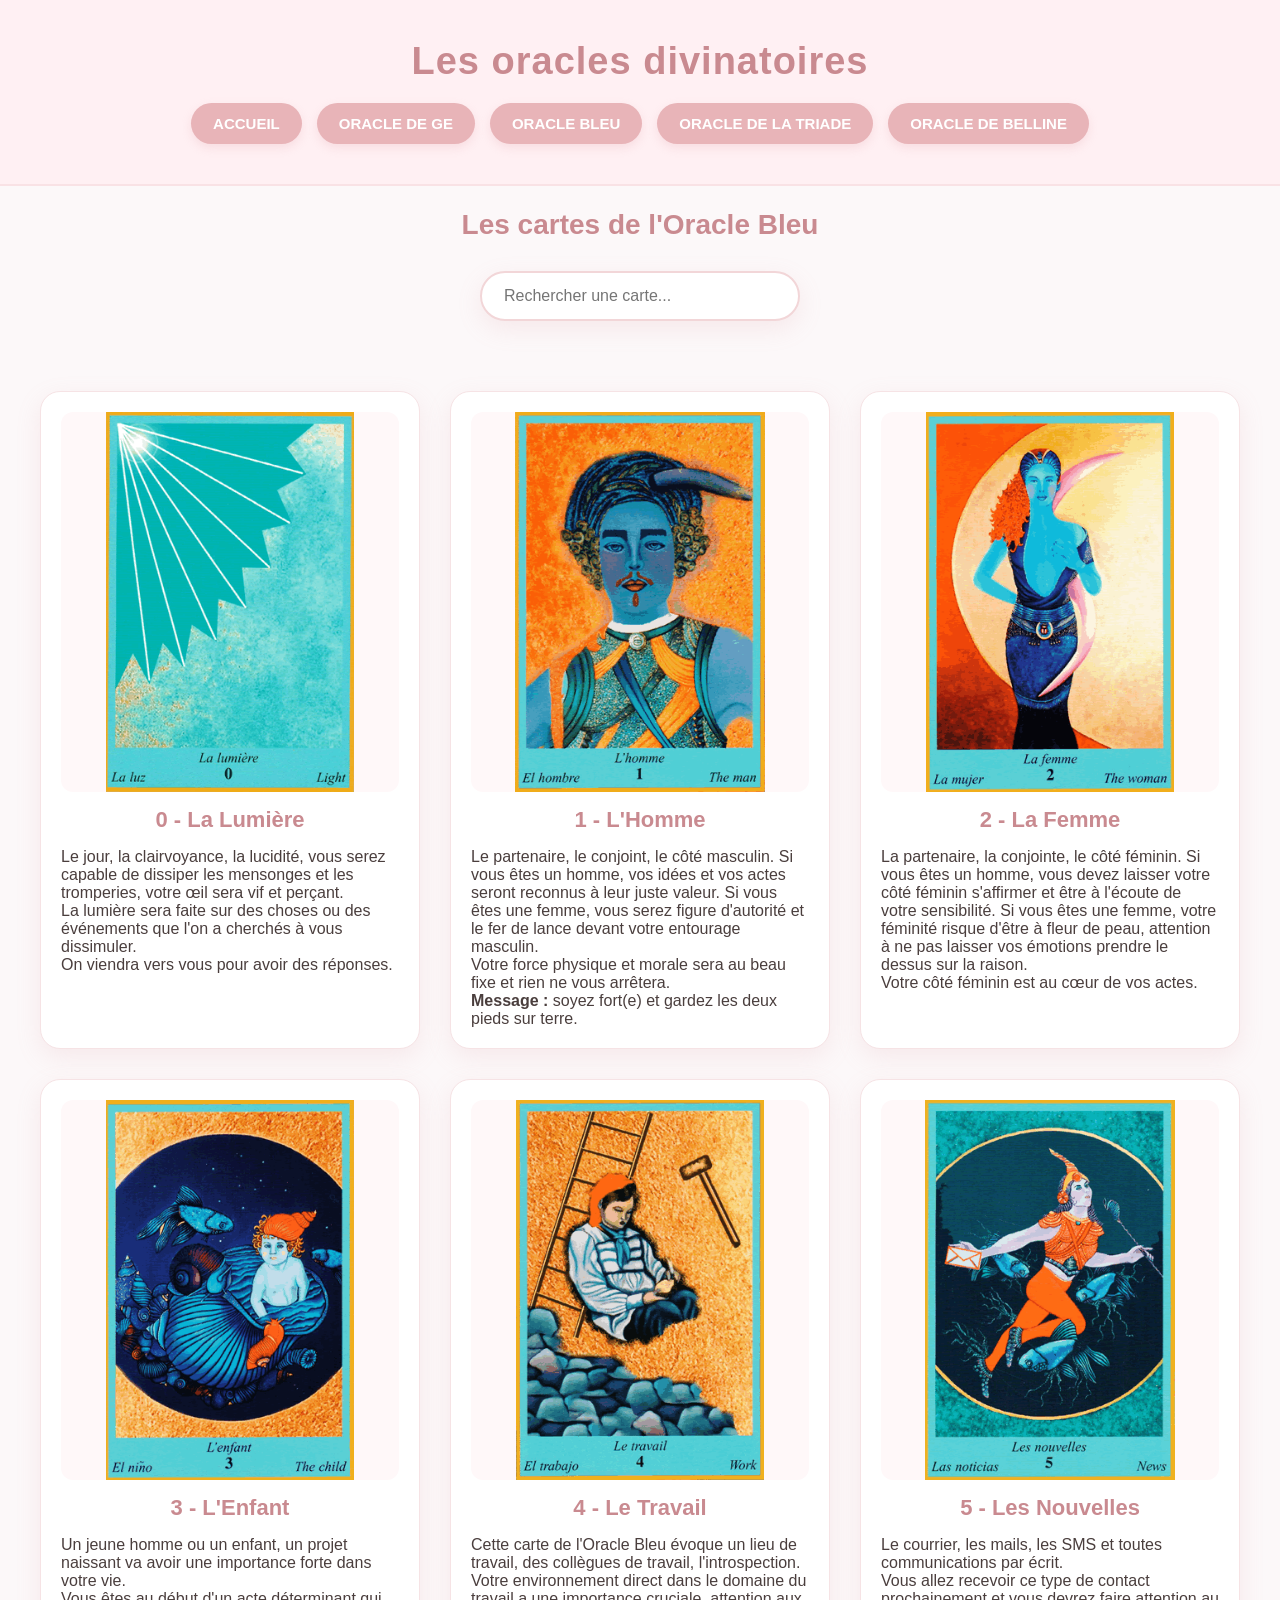
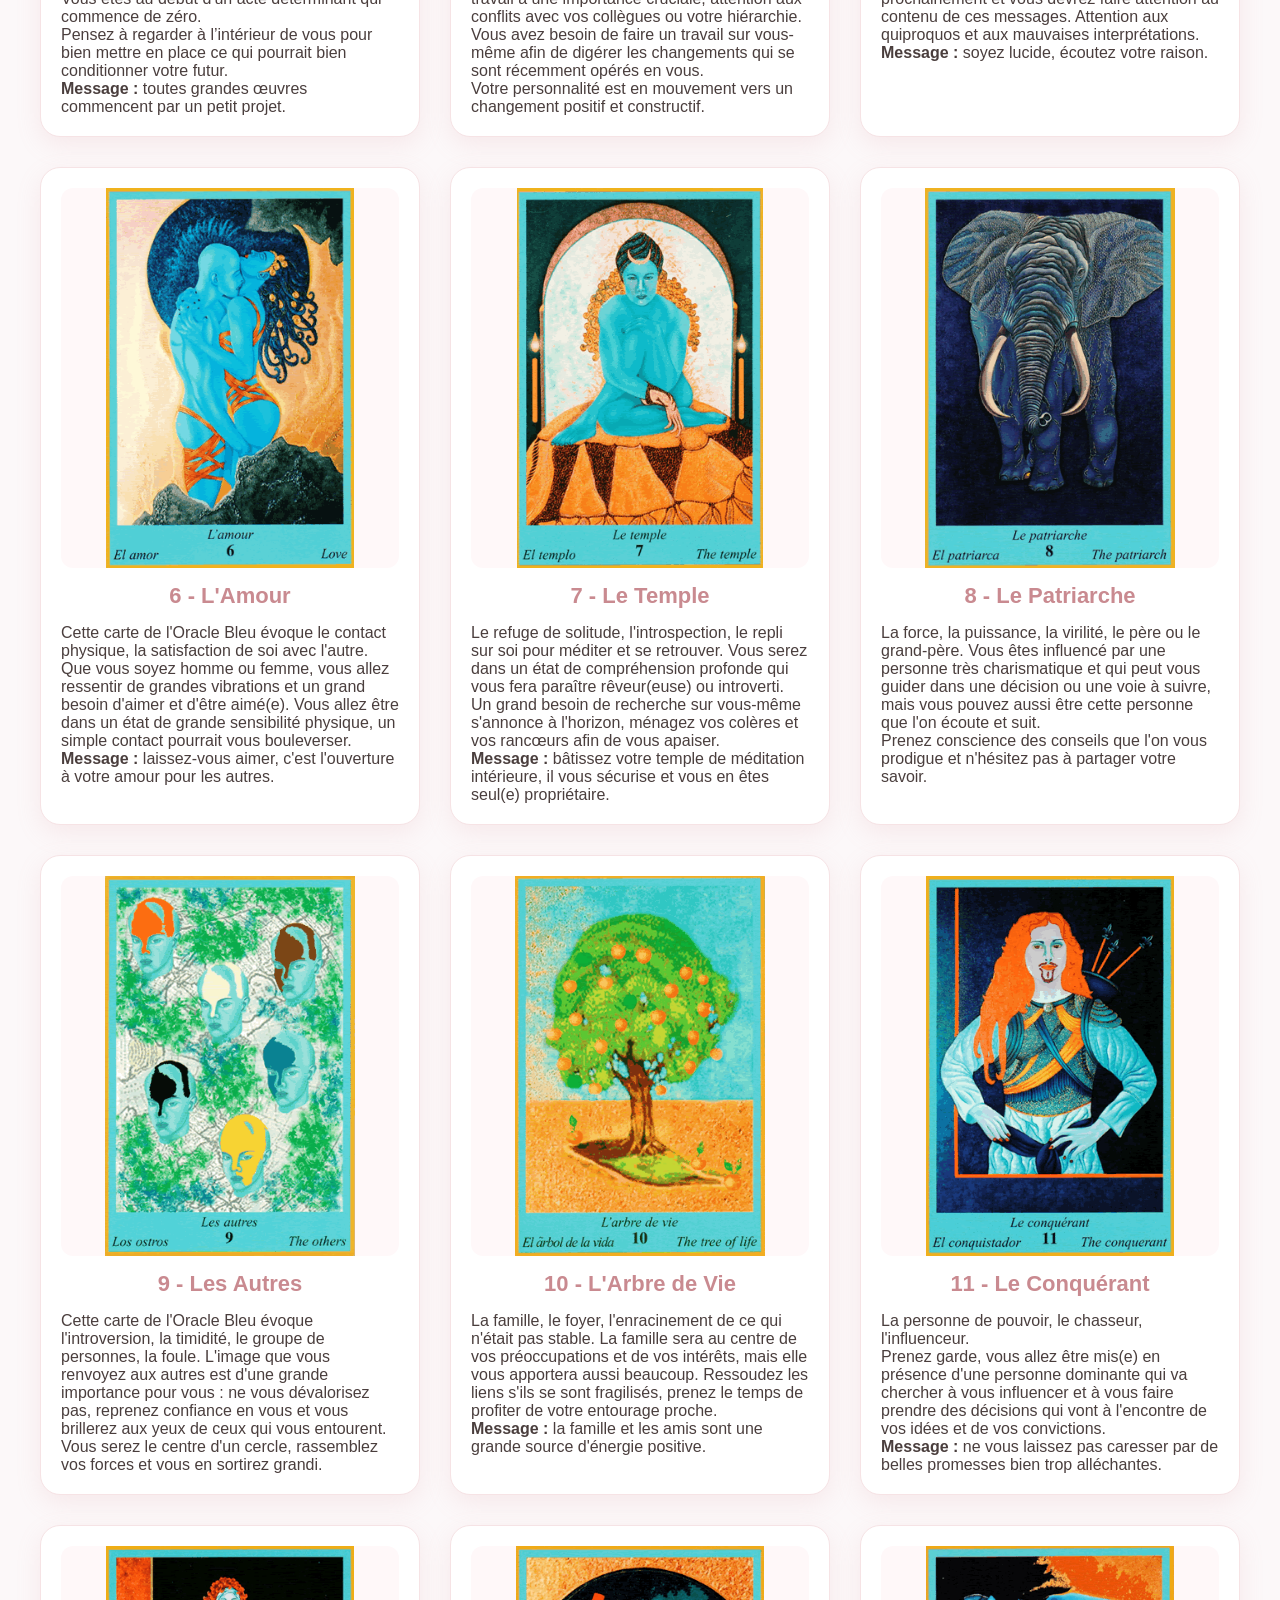
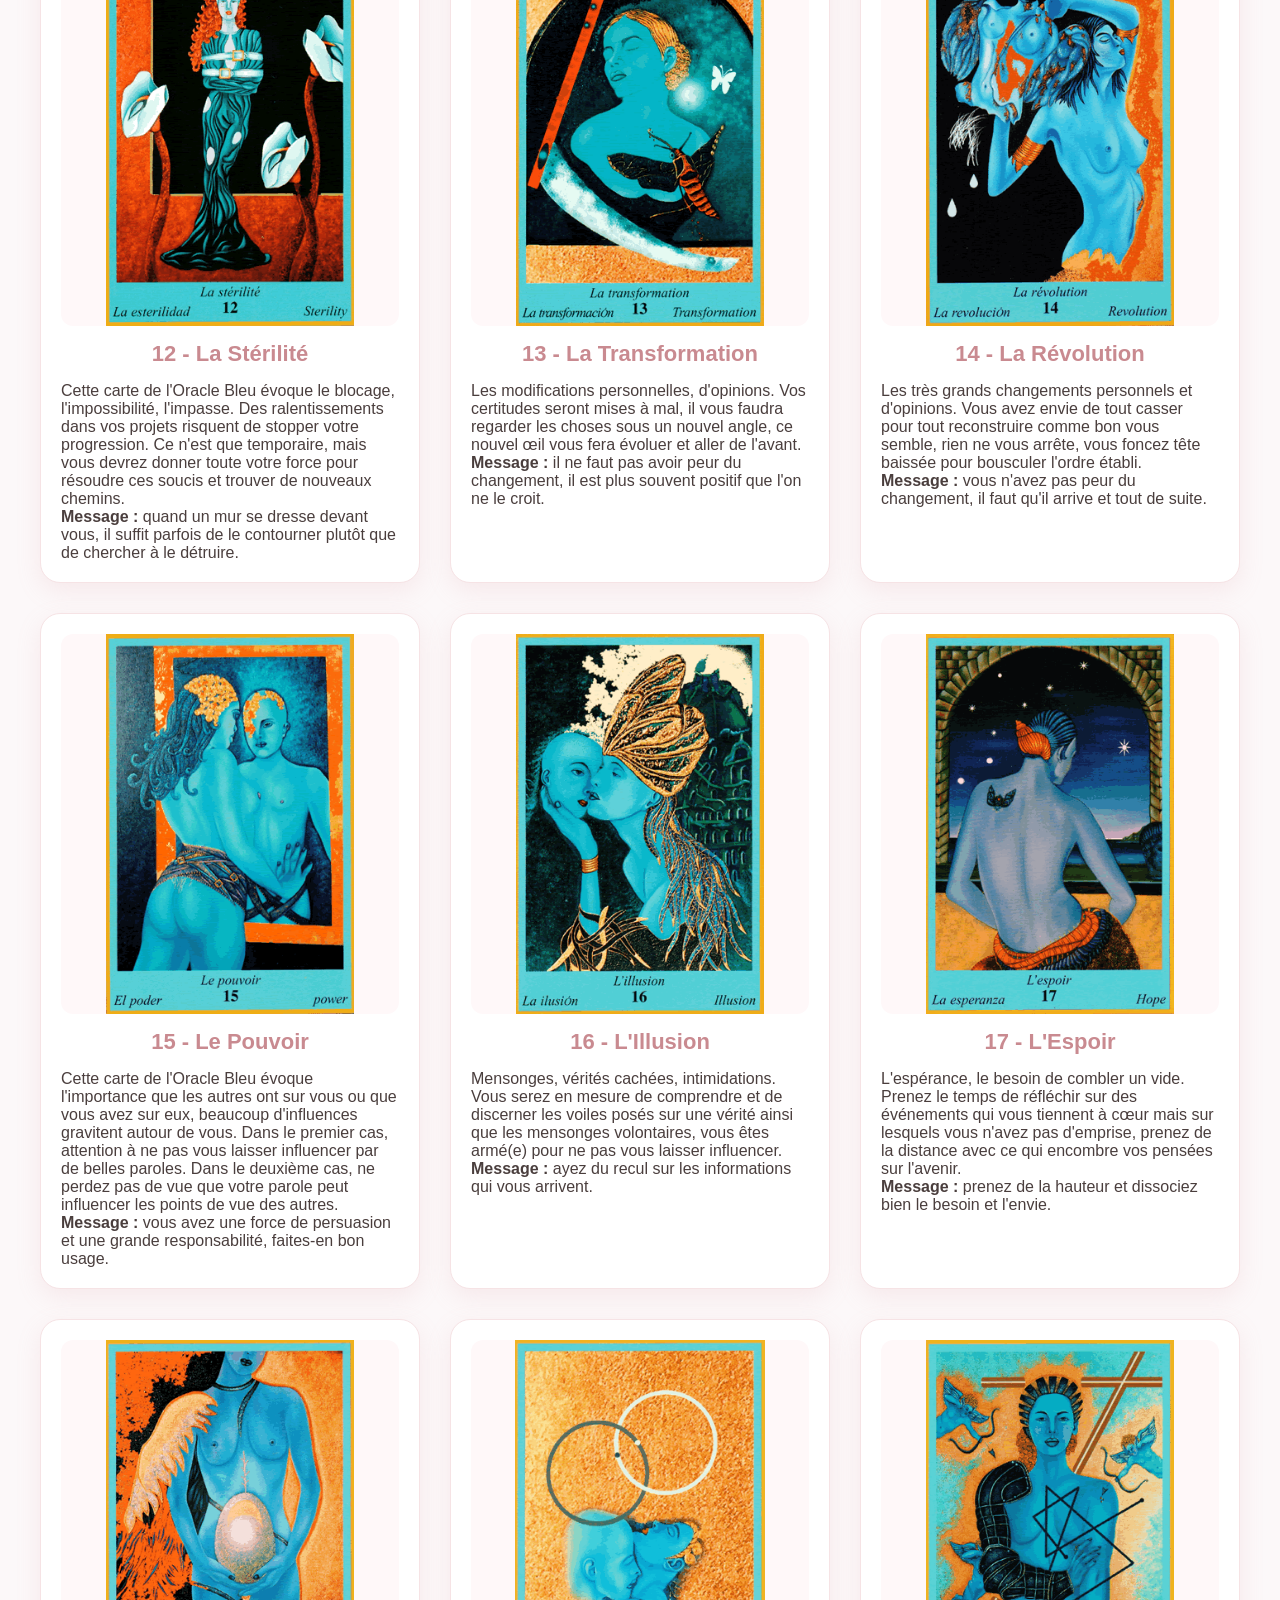
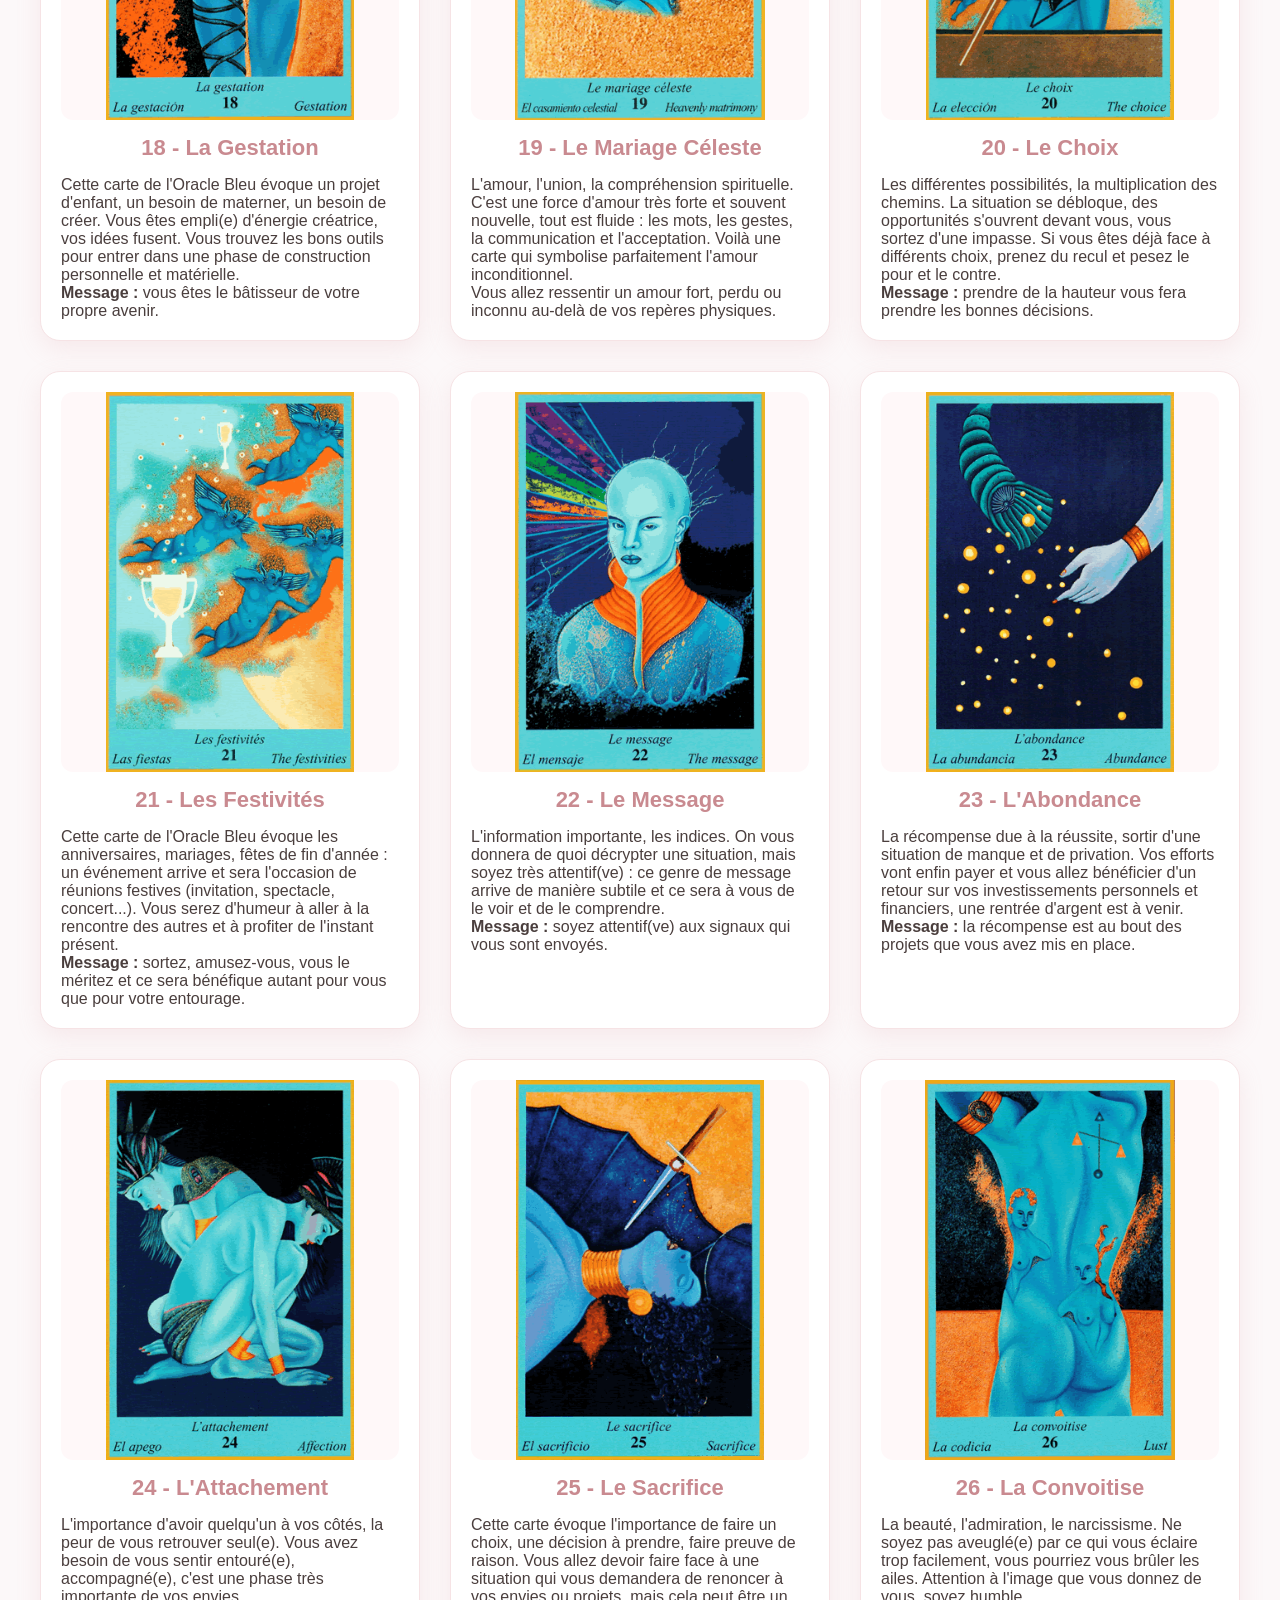
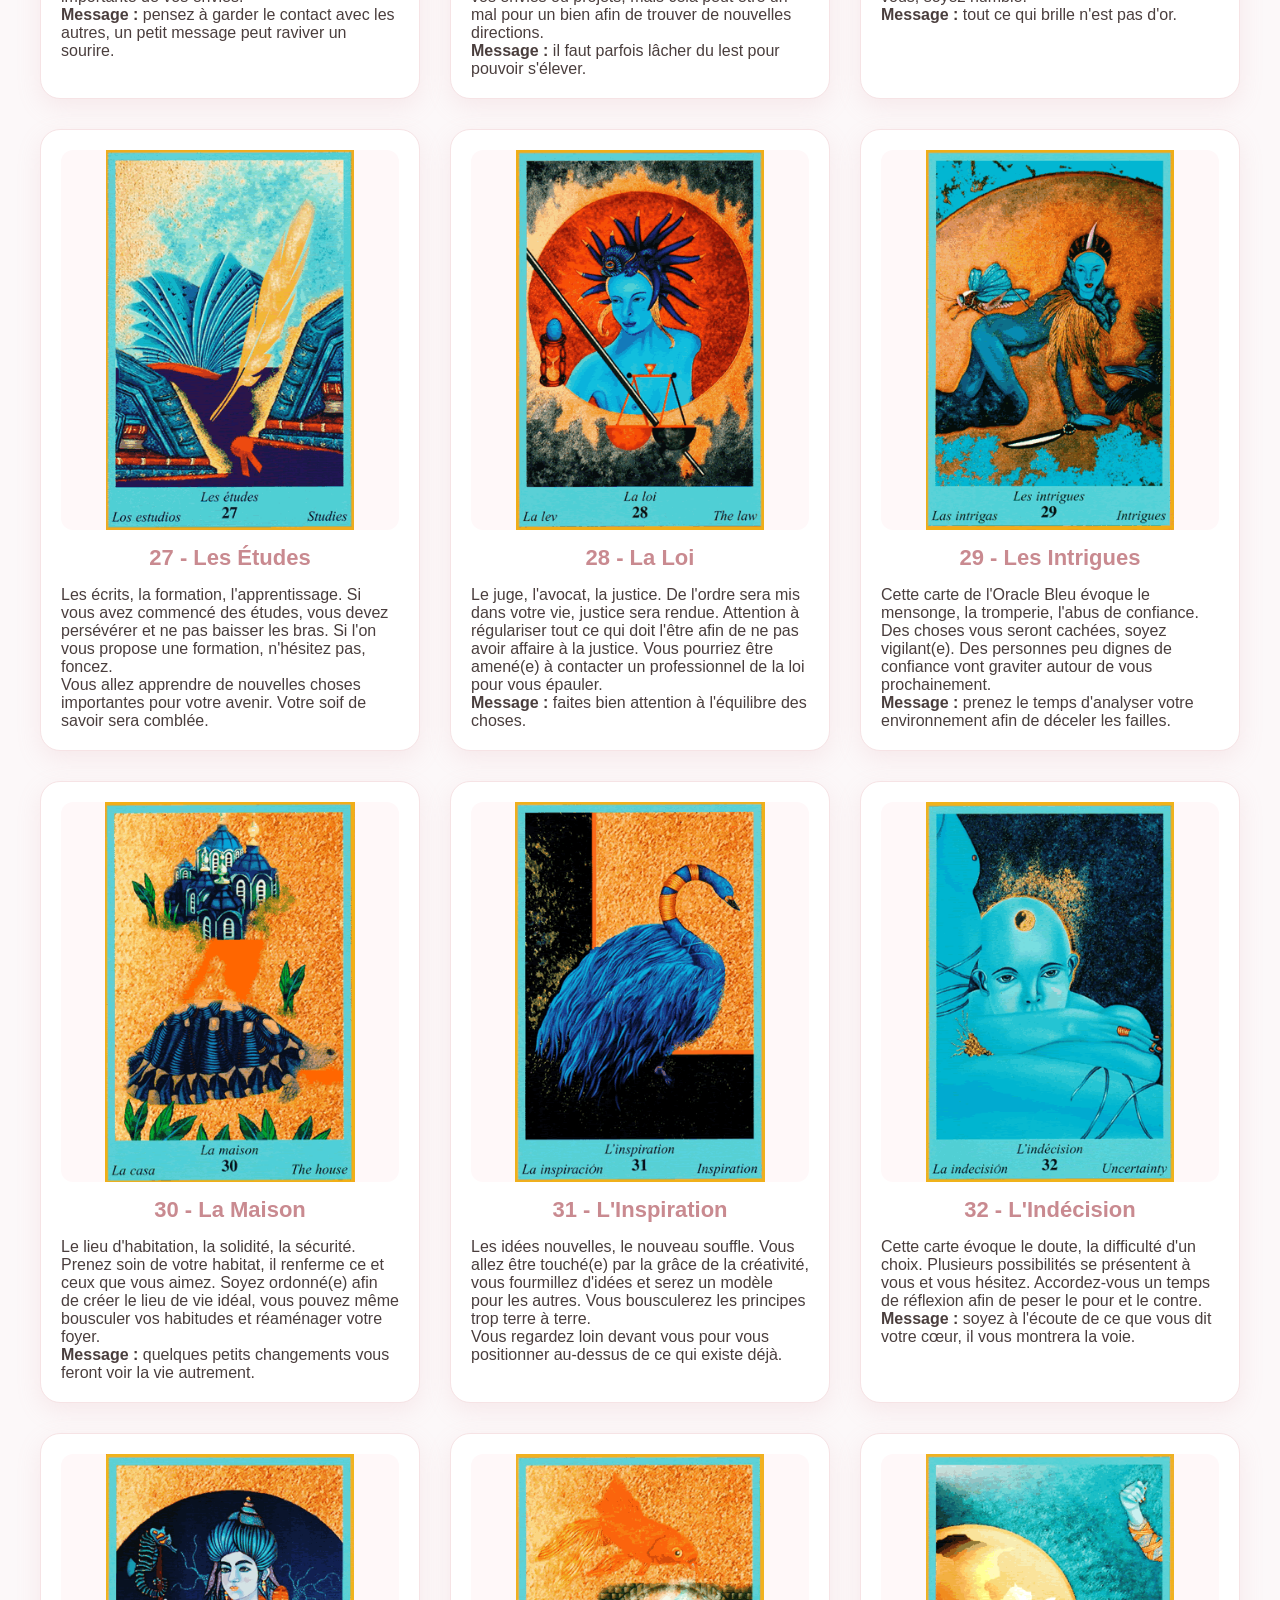
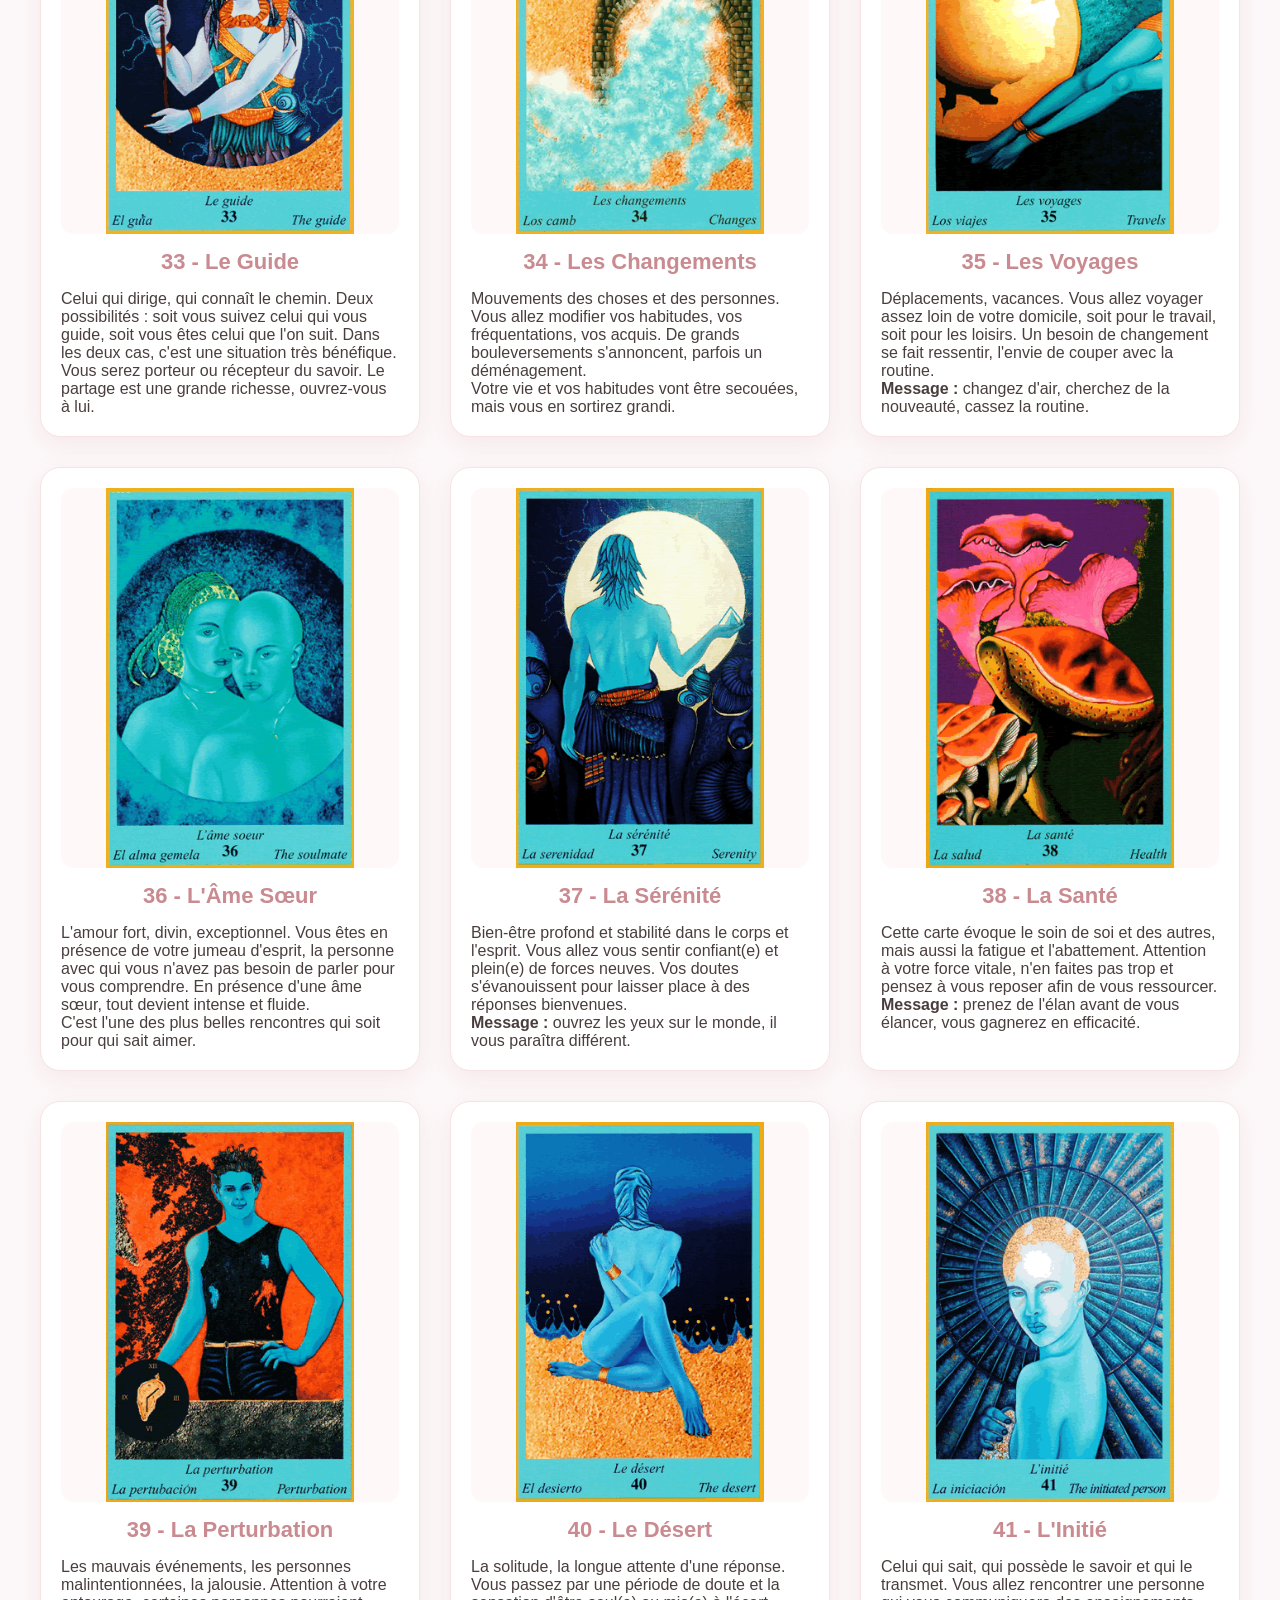
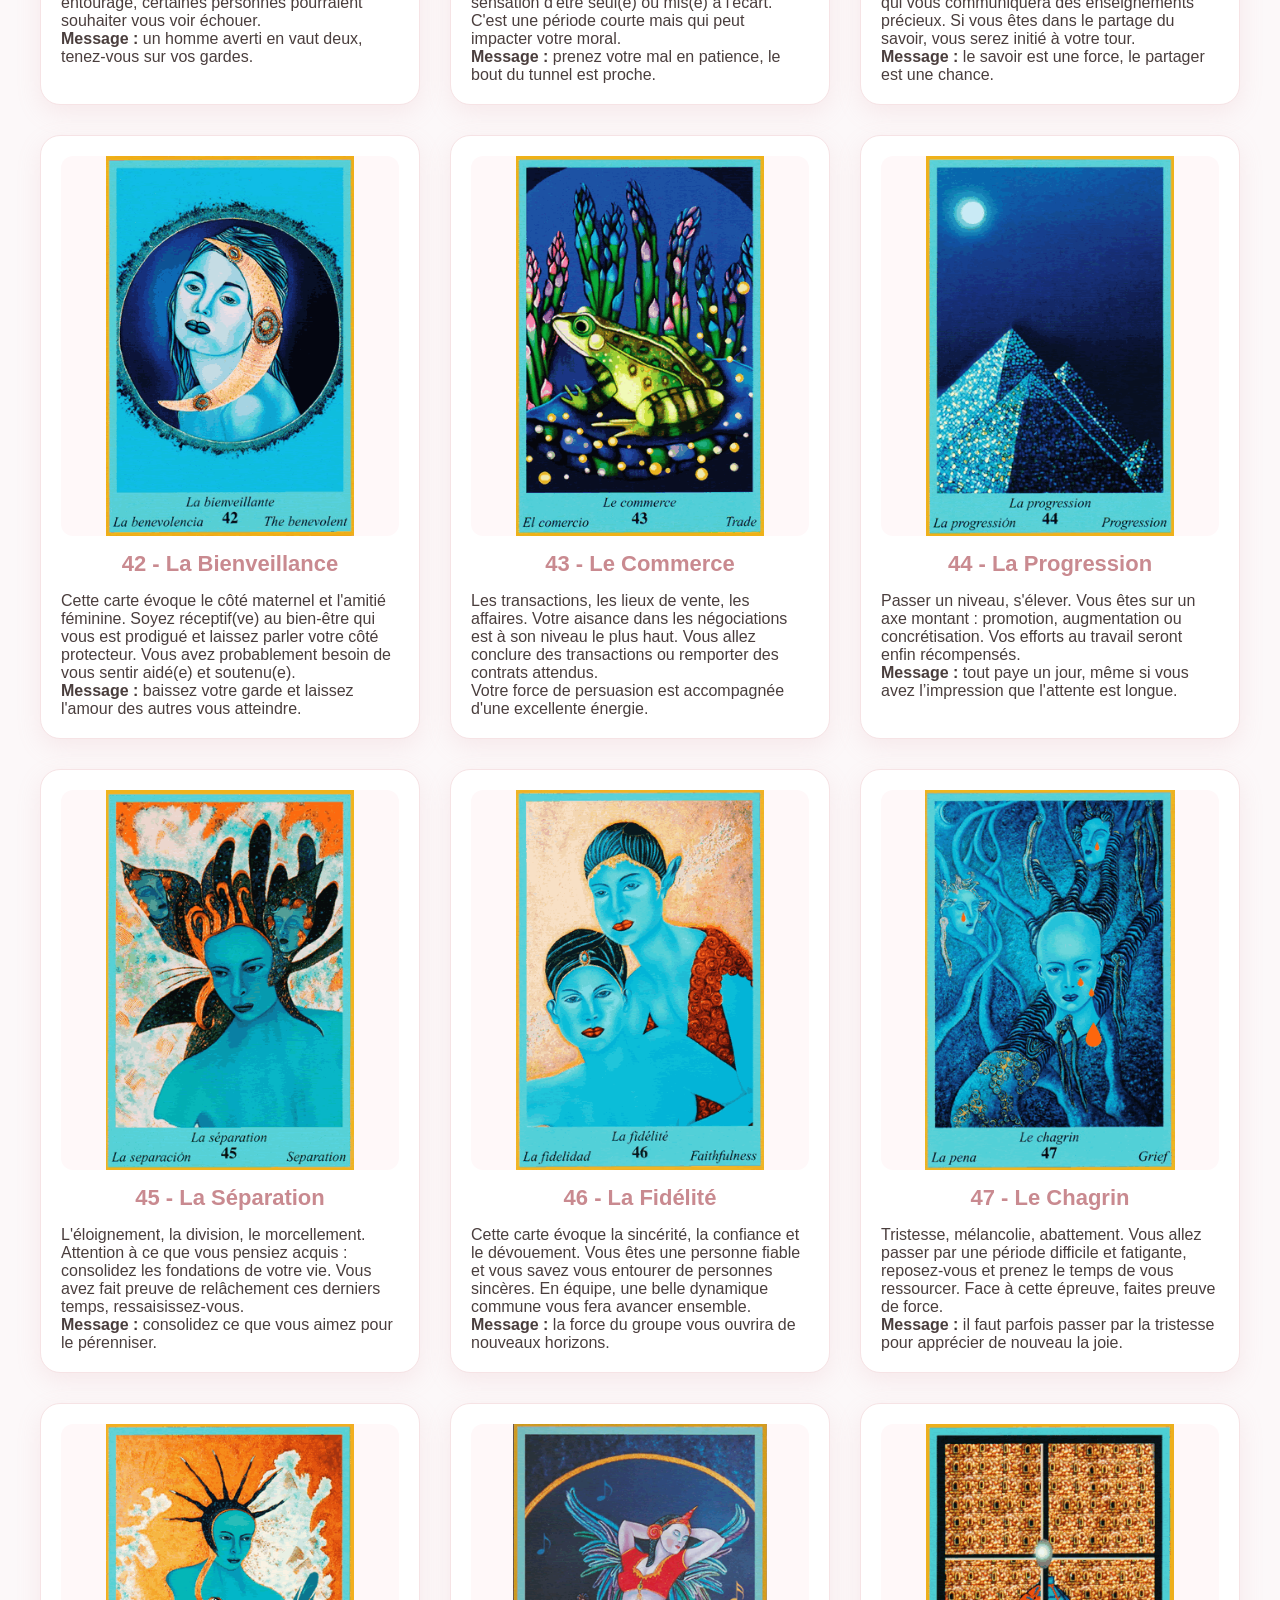
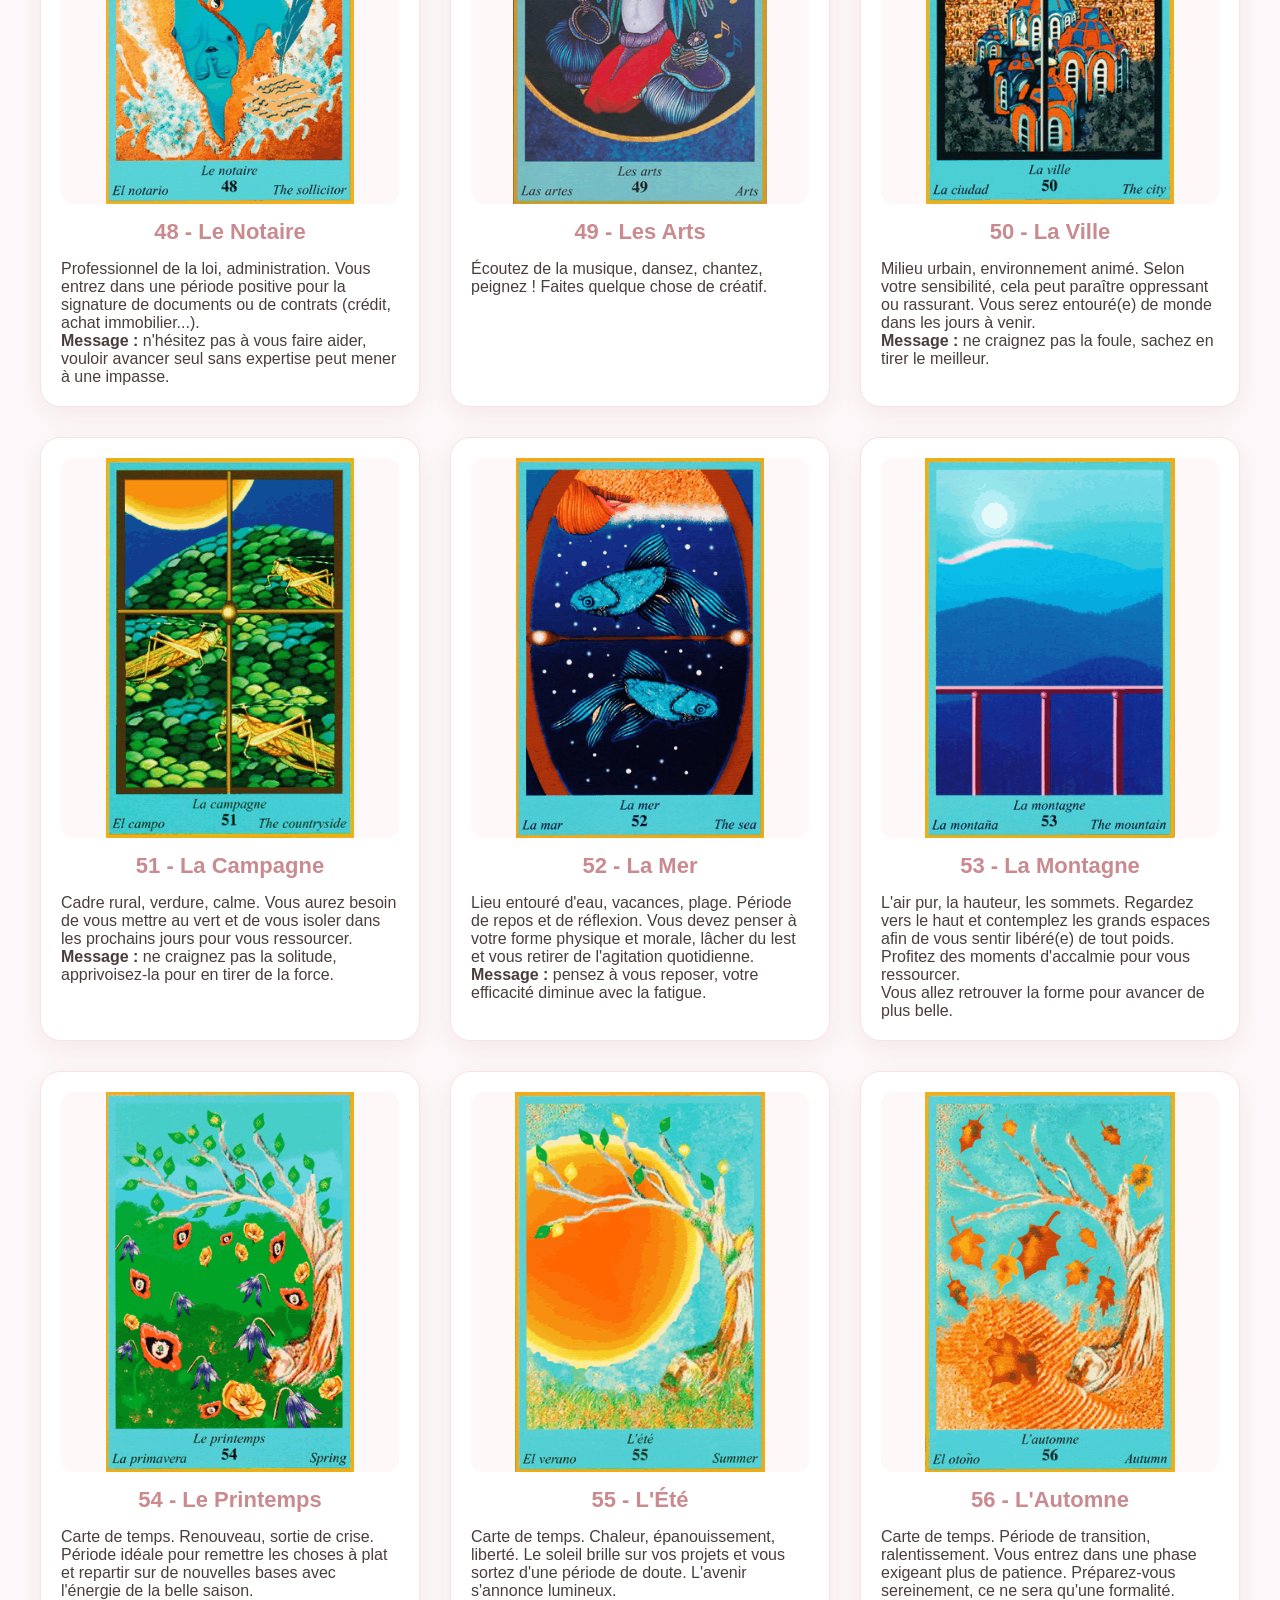
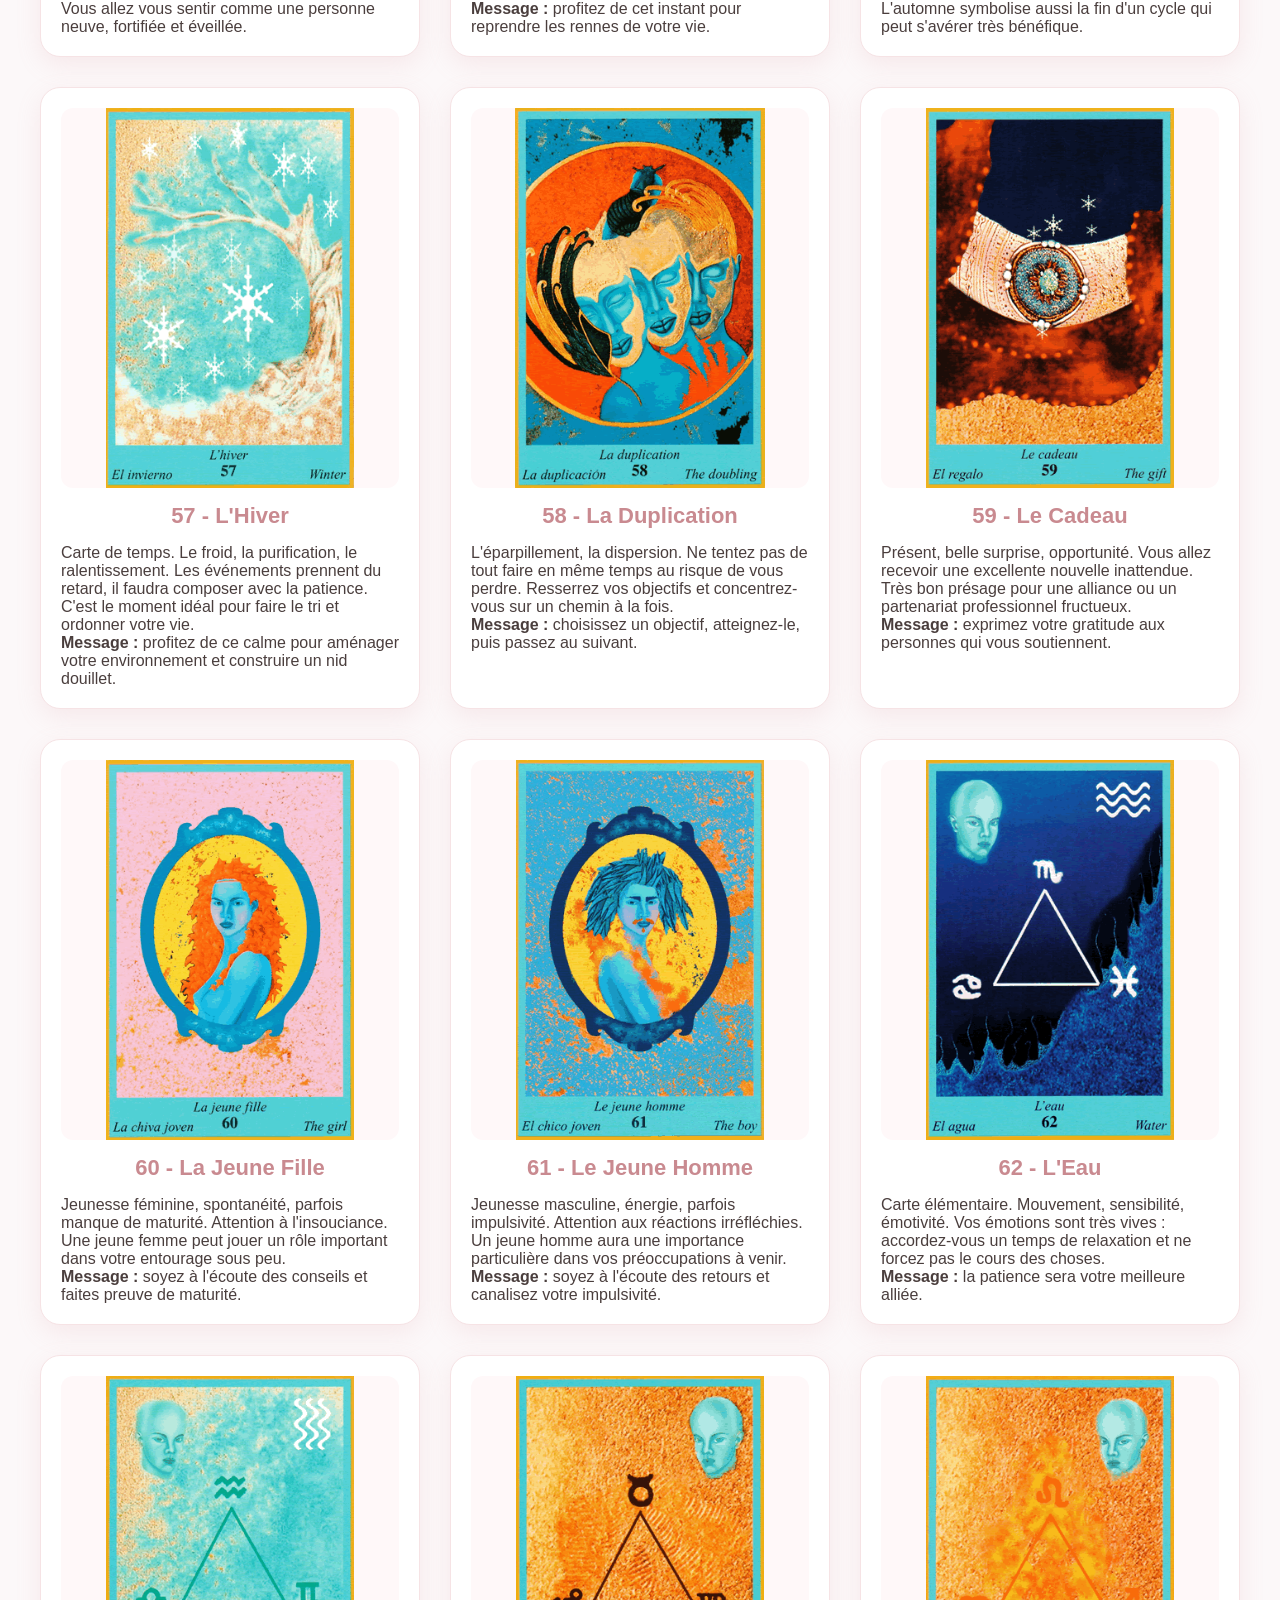
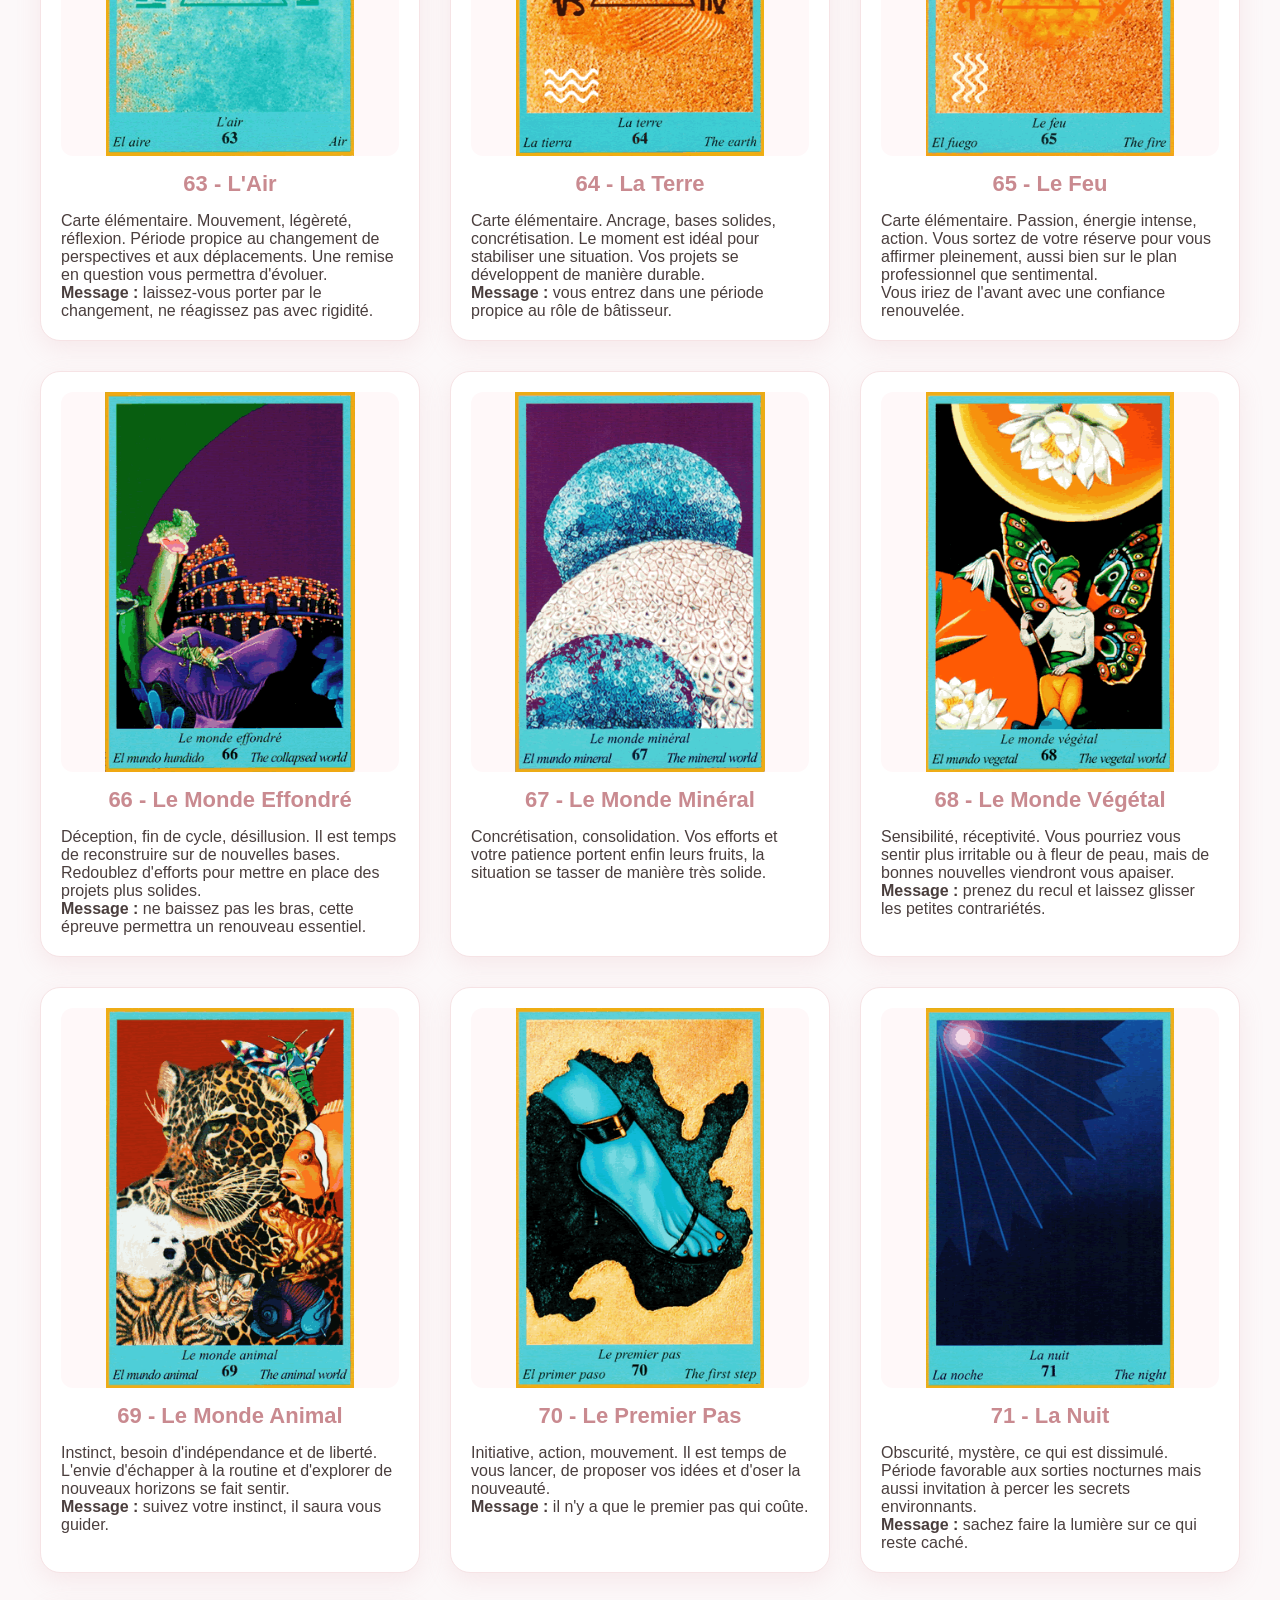
<file: bleu.html>
<!DOCTYPE html>
<html lang="fr">
<head>
<meta charset="UTF-8">
<meta name="viewport" content="width=device-width, initial-scale=1.0">

<title>Oracle Bleu</title>
<link rel="stylesheet" href="css/style.css">
</head>

<body>


<header>
    <h1>Les oracles divinatoires</h1>
    
    <!-- Bouton Burger -->
    <button class="burger-btn" aria-label="Ouvrir le menu">
        <span></span>
        <span></span>
        <span></span>
    </button>

    <nav id="menu">
        <a href="index.html"><button>ACCUEIL</button></a> 
        <a href="ge.html"><button>ORACLE DE GE</button></a>
        <a href="bleu.html"><button>ORACLE BLEU</button></a>
        <a href="triade.html"><button>ORACLE DE LA TRIADE</button></a>
        <a href="belline.html"><button>ORACLE DE BELLINE</button></a>
    </nav>
</header>

    <h2>Les cartes de l'Oracle Bleu</h2>
    
<div class="recherche">
    <input 
        type="text" 
        id="barreRecherche" 
        placeholder="Rechercher une carte..."
    >
</div>

<section id="collection" class="contenu">



<div class="cartes">

<div class="carte" data-nom="la lumiere">
    <div class="carte-card">
        <img src="images/bleu/0.png" alt="la lumiere">
        <h3>0 - La Lumière</h3>
        Le jour, la clairvoyance, la lucidité, vous serez capable de dissiper les mensonges et les tromperies, votre œil sera vif et perçant.<br>
        La lumière sera faite sur des choses ou des événements que l'on a cherchés à vous dissimuler.<br>
        On viendra vers vous pour avoir des réponses.
    </div>
</div>

<div class="carte" data-nom="l'homme">
    <div class="carte-card">
        <img src="images/bleu/1.png" alt="l'homme">
        <h3>1 - L'Homme</h3>
        Le partenaire, le conjoint, le côté masculin. Si vous êtes un homme, vos idées et vos actes seront reconnus à leur juste valeur. Si vous êtes une femme, vous serez figure d'autorité et le fer de lance devant votre entourage masculin.<br>
        Votre force physique et morale sera au beau fixe et rien ne vous arrêtera.<br>
        <b>Message :</b> soyez fort(e) et gardez les deux pieds sur terre.
    </div>
</div>

<div class="carte" data-nom="la femme">
    <div class="carte-card">
        <img src="images/bleu/2.png" alt="la femme">
        <h3>2 - La Femme</h3>
        La partenaire, la conjointe, le côté féminin. Si vous êtes un homme, vous devez laisser votre côté féminin s'affirmer et être à l'écoute de votre sensibilité. Si vous êtes une femme, votre féminité risque d'être à fleur de peau, attention à ne pas laisser vos émotions prendre le dessus sur la raison.<br>
        Votre côté féminin est au cœur de vos actes.
    </div>
</div>

<div class="carte" data-nom="l'enfant">
    <div class="carte-card">
        <img src="images/bleu/3.png" alt="l'enfant">
        <h3>3 - L'Enfant</h3>
        Un jeune homme ou un enfant, un projet naissant va avoir une importance forte dans votre vie.<br>
        Vous êtes au début d'un acte déterminant qui commence de zéro.<br>
        Pensez à regarder à l’intérieur de vous pour bien mettre en place ce qui pourrait bien conditionner votre futur.<br>
        <b>Message :</b> toutes grandes œuvres commencent par un petit projet.
    </div>
</div>

<div class="carte" data-nom="le travail">
    <div class="carte-card">
        <img src="images/bleu/4.png" alt="le travail">
        <h3>4 - Le Travail</h3>
        Cette carte de l'Oracle Bleu évoque un lieu de travail, des collègues de travail, l'introspection. Votre environnement direct dans le domaine du travail a une importance cruciale, attention aux conflits avec vos collègues ou votre hiérarchie. Vous avez besoin de faire un travail sur vous-même afin de digérer les changements qui se sont récemment opérés en vous.<br>
        Votre personnalité est en mouvement vers un changement positif et constructif.
    </div>
</div>

<div class="carte" data-nom="les nouvelles">
    <div class="carte-card">
        <img src="images/bleu/5.png" alt="les nouvelles">
        <h3>5 - Les Nouvelles</h3>
        Le courrier, les mails, les SMS et toutes communications par écrit.<br>
        Vous allez recevoir ce type de contact prochainement et vous devrez faire attention au contenu de ces messages. Attention aux quiproquos et aux mauvaises interprétations.<br>
        <b>Message :</b> soyez lucide, écoutez votre raison.
    </div>
</div>

<div class="carte" data-nom="l'amour">
    <div class="carte-card">
        <img src="images/bleu/6.png" alt="l'amour">
        <h3>6 - L'Amour</h3>
        Cette carte de l'Oracle Bleu évoque le contact physique, la satisfaction de soi avec l'autre. Que vous soyez homme ou femme, vous allez ressentir de grandes vibrations et un grand besoin d'aimer et d'être aimé(e). Vous allez être dans un état de grande sensibilité physique, un simple contact pourrait vous bouleverser.<br>
        <b>Message :</b> laissez-vous aimer, c'est l'ouverture à votre amour pour les autres.
    </div>
</div>

<div class="carte" data-nom="le temple">
    <div class="carte-card">
        <img src="images/bleu/7.png" alt="le temple">
        <h3>7 - Le Temple</h3>
        Le refuge de solitude, l'introspection, le repli sur soi pour méditer et se retrouver. Vous serez dans un état de compréhension profonde qui vous fera paraître rêveur(euse) ou introverti.<br>
        Un grand besoin de recherche sur vous-même s'annonce à l'horizon, ménagez vos colères et vos rancœurs afin de vous apaiser.<br>
        <b>Message :</b> bâtissez votre temple de méditation intérieure, il vous sécurise et vous en êtes seul(e) propriétaire.
    </div>
</div>

<div class="carte" data-nom="le patriarche">
    <div class="carte-card">
        <img src="images/bleu/8.png" alt="le patriarche">
        <h3>8 - Le Patriarche</h3>
        La force, la puissance, la virilité, le père ou le grand-père. Vous êtes influencé par une personne très charismatique et qui peut vous guider dans une décision ou une voie à suivre, mais vous pouvez aussi être cette personne que l'on écoute et suit.<br>
        Prenez conscience des conseils que l'on vous prodigue et n'hésitez pas à partager votre savoir.
    </div>
</div>

<div class="carte" data-nom="les autres">
    <div class="carte-card">
        <img src="images/bleu/9.png" alt="les autres">
        <h3>9 - Les Autres</h3>
        Cette carte de l'Oracle Bleu évoque l'introversion, la timidité, le groupe de personnes, la foule. L'image que vous renvoyez aux autres est d'une grande importance pour vous : ne vous dévalorisez pas, reprenez confiance en vous et vous brillerez aux yeux de ceux qui vous entourent.<br>
        Vous serez le centre d'un cercle, rassemblez vos forces et vous en sortirez grandi.
    </div>
</div>

<div class="carte" data-nom="l'arbre de vie">
    <div class="carte-card">
        <img src="images/bleu/10.png" alt="l'arbre de vie">
        <h3>10 - L'Arbre de Vie</h3>
        La famille, le foyer, l'enracinement de ce qui n'était pas stable. La famille sera au centre de vos préoccupations et de vos intérêts, mais elle vous apportera aussi beaucoup. Ressoudez les liens s'ils se sont fragilisés, prenez le temps de profiter de votre entourage proche.<br>
        <b>Message :</b> la famille et les amis sont une grande source d'énergie positive.
    </div>
</div>

<div class="carte" data-nom="le conquerant">
    <div class="carte-card">
        <img src="images/bleu/11.png" alt="le conquerant">
        <h3>11 - Le Conquérant</h3>
        La personne de pouvoir, le chasseur, l'influenceur.<br>
        Prenez garde, vous allez être mis(e) en présence d'une personne dominante qui va chercher à vous influencer et à vous faire prendre des décisions qui vont à l'encontre de vos idées et de vos convictions.<br>
        <b>Message :</b> ne vous laissez pas caresser par de belles promesses bien trop alléchantes.
    </div>
</div>

<div class="carte" data-nom="la sterilite">
    <div class="carte-card">
        <img src="images/bleu/12.png" alt="la sterilite">
        <h3>12 - La Stérilité</h3>
        Cette carte de l'Oracle Bleu évoque le blocage, l'impossibilité, l'impasse. Des ralentissements dans vos projets risquent de stopper votre progression. Ce n'est que temporaire, mais vous devrez donner toute votre force pour résoudre ces soucis et trouver de nouveaux chemins.<br>
        <b>Message :</b> quand un mur se dresse devant vous, il suffit parfois de le contourner plutôt que de chercher à le détruire.
    </div>
</div>

<div class="carte" data-nom="la transformation">
    <div class="carte-card">
        <img src="images/bleu/13.png" alt="la transformation">
        <h3>13 - La Transformation</h3>
        Les modifications personnelles, d'opinions. Vos certitudes seront mises à mal, il vous faudra regarder les choses sous un nouvel angle, ce nouvel œil vous fera évoluer et aller de l'avant.<br>
        <b>Message :</b> il ne faut pas avoir peur du changement, il est plus souvent positif que l'on ne le croit.
    </div>
</div>

<div class="carte" data-nom="la revolution">
    <div class="carte-card">
        <img src="images/bleu/14.png" alt="la revolution">
        <h3>14 - La Révolution</h3>
        Les très grands changements personnels et d'opinions. Vous avez envie de tout casser pour tout reconstruire comme bon vous semble, rien ne vous arrête, vous foncez tête baissée pour bousculer l'ordre établi.<br>
        <b>Message :</b> vous n'avez pas peur du changement, il faut qu'il arrive et tout de suite.
    </div>
</div>

<div class="carte" data-nom="le pouvoir">
    <div class="carte-card">
        <img src="images/bleu/15.png" alt="le pouvoir">
        <h3>15 - Le Pouvoir</h3>
        Cette carte de l'Oracle Bleu évoque l'importance que les autres ont sur vous ou que vous avez sur eux, beaucoup d'influences gravitent autour de vous. Dans le premier cas, attention à ne pas vous laisser influencer par de belles paroles. Dans le deuxième cas, ne perdez pas de vue que votre parole peut influencer les points de vue des autres.<br>
        <b>Message :</b> vous avez une force de persuasion et une grande responsabilité, faites-en bon usage.
    </div>
</div>

<div class="carte" data-nom="l'illusion">
    <div class="carte-card">
        <img src="images/bleu/16.png" alt="l'illusion">
        <h3>16 - L'Illusion</h3>
        Mensonges, vérités cachées, intimidations. Vous serez en mesure de comprendre et de discerner les voiles posés sur une vérité ainsi que les mensonges volontaires, vous êtes armé(e) pour ne pas vous laisser influencer.<br>
        <b>Message :</b> ayez du recul sur les informations qui vous arrivent.
    </div>
</div>

<div class="carte" data-nom="l'espoir">
    <div class="carte-card">
        <img src="images/bleu/17.png" alt="l'espoir">
        <h3>17 - L'Espoir</h3>
        L'espérance, le besoin de combler un vide. Prenez le temps de réfléchir sur des événements qui vous tiennent à cœur mais sur lesquels vous n'avez pas d'emprise, prenez de la distance avec ce qui encombre vos pensées sur l'avenir.<br>
        <b>Message :</b> prenez de la hauteur et dissociez bien le besoin et l'envie.
    </div>
</div>

<div class="carte" data-nom="la gestation">
    <div class="carte-card">
        <img src="images/bleu/18.png" alt="la gestation">
        <h3>18 - La Gestation</h3>
        Cette carte de l'Oracle Bleu évoque un projet d'enfant, un besoin de materner, un besoin de créer. Vous êtes empli(e) d'énergie créatrice, vos idées fusent. Vous trouvez les bons outils pour entrer dans une phase de construction personnelle et matérielle.<br>
        <b>Message :</b> vous êtes le bâtisseur de votre propre avenir.
    </div>
</div>

<div class="carte" data-nom="le mariage celeste">
    <div class="carte-card">
        <img src="images/bleu/19.png" alt="le mariage celeste">
        <h3>19 - Le Mariage Céleste</h3>
        L'amour, l'union, la compréhension spirituelle. C'est une force d'amour très forte et souvent nouvelle, tout est fluide : les mots, les gestes, la communication et l'acceptation. Voilà une carte qui symbolise parfaitement l'amour inconditionnel.<br>
        Vous allez ressentir un amour fort, perdu ou inconnu au-delà de vos repères physiques.
    </div>
</div>

<div class="carte" data-nom="le choix">
    <div class="carte-card">
        <img src="images/bleu/20.png" alt="le choix">
        <h3>20 - Le Choix</h3>
        Les différentes possibilités, la multiplication des chemins. La situation se débloque, des opportunités s'ouvrent devant vous, vous sortez d'une impasse. Si vous êtes déjà face à différents choix, prenez du recul et pesez le pour et le contre.<br>
        <b>Message :</b> prendre de la hauteur vous fera prendre les bonnes décisions.
    </div>
</div>

<div class="carte" data-nom="les festivites">
    <div class="carte-card">
        <img src="images/bleu/21.png" alt="les festivites">
        <h3>21 - Les Festivités</h3>
        Cette carte de l'Oracle Bleu évoque les anniversaires, mariages, fêtes de fin d'année : un événement arrive et sera l'occasion de réunions festives (invitation, spectacle, concert...). Vous serez d'humeur à aller à la rencontre des autres et à profiter de l'instant présent.<br>
        <b>Message :</b> sortez, amusez-vous, vous le méritez et ce sera bénéfique autant pour vous que pour votre entourage.
    </div>
</div>

<div class="carte" data-nom="le message">
    <div class="carte-card">
        <img src="images/bleu/22.png" alt="le message">
        <h3>22 - Le Message</h3>
        L'information importante, les indices. On vous donnera de quoi décrypter une situation, mais soyez très attentif(ve) : ce genre de message arrive de manière subtile et ce sera à vous de le voir et de le comprendre.<br>
        <b>Message :</b> soyez attentif(ve) aux signaux qui vous sont envoyés.
    </div>
</div>

<div class="carte" data-nom="l'abondance">
    <div class="carte-card">
        <img src="images/bleu/23.png" alt="l'abondance">
        <h3>23 - L'Abondance</h3>
        La récompense due à la réussite, sortir d'une situation de manque et de privation. Vos efforts vont enfin payer et vous allez bénéficier d'un retour sur vos investissements personnels et financiers, une rentrée d'argent est à venir.<br>
        <b>Message :</b> la récompense est au bout des projets que vous avez mis en place.
    </div>
</div>

<div class="carte" data-nom="l'attachement">
    <div class="carte-card">
        <img src="images/bleu/24.png" alt="l'attachement">
        <h3>24 - L'Attachement</h3>
        L'importance d'avoir quelqu'un à vos côtés, la peur de vous retrouver seul(e). Vous avez besoin de vous sentir entouré(e), accompagné(e), c'est une phase très importante de vos envies.<br>
        <b>Message :</b> pensez à garder le contact avec les autres, un petit message peut raviver un sourire.
    </div>
</div>

<div class="carte" data-nom="le sacrifice">
    <div class="carte-card">
        <img src="images/bleu/25.png" alt="le sacrifice">
        <h3>25 - Le Sacrifice</h3>
        Cette carte évoque l'importance de faire un choix, une décision à prendre, faire preuve de raison. Vous allez devoir faire face à une situation qui vous demandera de renoncer à vos envies ou projets, mais cela peut être un mal pour un bien afin de trouver de nouvelles directions.<br>
        <b>Message :</b> il faut parfois lâcher du lest pour pouvoir s'élever.
    </div>
</div>

<div class="carte" data-nom="la convoitise">
    <div class="carte-card">
        <img src="images/bleu/26.png" alt="la convoitise">
        <h3>26 - La Convoitise</h3>
        La beauté, l'admiration, le narcissisme. Ne soyez pas aveuglé(e) par ce qui vous éclaire trop facilement, vous pourriez vous brûler les ailes. Attention à l'image que vous donnez de vous, soyez humble.<br>
        <b>Message :</b> tout ce qui brille n'est pas d'or.
    </div>
</div>

<div class="carte" data-nom="les etudes">
    <div class="carte-card">
        <img src="images/bleu/27.png" alt="les etudes">
        <h3>27 - Les Études</h3>
        Les écrits, la formation, l'apprentissage. Si vous avez commencé des études, vous devez persévérer et ne pas baisser les bras. Si l'on vous propose une formation, n'hésitez pas, foncez.<br>
        Vous allez apprendre de nouvelles choses importantes pour votre avenir. Votre soif de savoir sera comblée.
    </div>
</div>

<div class="carte" data-nom="la loi">
    <div class="carte-card">
        <img src="images/bleu/28.png" alt="la loi">
        <h3>28 - La Loi</h3>
        Le juge, l'avocat, la justice. De l'ordre sera mis dans votre vie, justice sera rendue. Attention à régulariser tout ce qui doit l'être afin de ne pas avoir affaire à la justice. Vous pourriez être amené(e) à contacter un professionnel de la loi pour vous épauler.<br>
        <b>Message :</b> faites bien attention à l'équilibre des choses.
    </div>
</div>

<div class="carte" data-nom="les intrigues">
    <div class="carte-card">
        <img src="images/bleu/29.png" alt="les intrigues">
        <h3>29 - Les Intrigues</h3>
        Cette carte de l'Oracle Bleu évoque le mensonge, la tromperie, l'abus de confiance. Des choses vous seront cachées, soyez vigilant(e). Des personnes peu dignes de confiance vont graviter autour de vous prochainement.<br>
        <b>Message :</b> prenez le temps d'analyser votre environnement afin de déceler les failles.
    </div>
</div>

<div class="carte" data-nom="la maison">
    <div class="carte-card">
        <img src="images/bleu/30.png" alt="la maison">
        <h3>30 - La Maison</h3>
        Le lieu d'habitation, la solidité, la sécurité. Prenez soin de votre habitat, il renferme ce et ceux que vous aimez. Soyez ordonné(e) afin de créer le lieu de vie idéal, vous pouvez même bousculer vos habitudes et réaménager votre foyer.<br>
        <b>Message :</b> quelques petits changements vous feront voir la vie autrement.
    </div>
</div>

<div class="carte" data-nom="l'inspiration">
    <div class="carte-card">
        <img src="images/bleu/31.png" alt="l'inspiration">
        <h3>31 - L'Inspiration</h3>
        Les idées nouvelles, le nouveau souffle. Vous allez être touché(e) par la grâce de la créativité, vous fourmillez d'idées et serez un modèle pour les autres. Vous bousculerez les principes trop terre à terre.<br>
        Vous regardez loin devant vous pour vous positionner au-dessus de ce qui existe déjà.
    </div>
</div>

<div class="carte" data-nom="l'indecision">
    <div class="carte-card">
        <img src="images/bleu/32.png" alt="l'indecision">
        <h3>32 - L'Indécision</h3>
        Cette carte évoque le doute, la difficulté d'un choix. Plusieurs possibilités se présentent à vous et vous hésitez. Accordez-vous un temps de réflexion afin de peser le pour et le contre.<br>
        <b>Message :</b> soyez à l'écoute de ce que vous dit votre cœur, il vous montrera la voie.
    </div>
</div>

<div class="carte" data-nom="le guide">
    <div class="carte-card">
        <img src="images/bleu/33.png" alt="le guide">
        <h3>33 - Le Guide</h3>
        Celui qui dirige, qui connaît le chemin. Deux possibilités : soit vous suivez celui qui vous guide, soit vous êtes celui que l'on suit. Dans les deux cas, c'est une situation très bénéfique.<br>
        Vous serez porteur ou récepteur du savoir. Le partage est une grande richesse, ouvrez-vous à lui.
    </div>
</div>

<div class="carte" data-nom="les changements">
    <div class="carte-card">
        <img src="images/bleu/34.png" alt="les changements">
        <h3>34 - Les Changements</h3>
        Mouvements des choses et des personnes. Vous allez modifier vos habitudes, vos fréquentations, vos acquis. De grands bouleversements s'annoncent, parfois un déménagement.<br>
        Votre vie et vos habitudes vont être secouées, mais vous en sortirez grandi.
    </div>
</div>

<div class="carte" data-nom="les voyages">
    <div class="carte-card">
        <img src="images/bleu/35.png" alt="les voyages">
        <h3>35 - Les Voyages</h3>
        Déplacements, vacances. Vous allez voyager assez loin de votre domicile, soit pour le travail, soit pour les loisirs. Un besoin de changement se fait ressentir, l'envie de couper avec la routine.<br>
        <b>Message :</b> changez d'air, cherchez de la nouveauté, cassez la routine.
    </div>
</div>

<div class="carte" data-nom="l'ame soeur">
    <div class="carte-card">
        <img src="images/bleu/36.png" alt="l'ame soeur">
        <h3>36 - L'Âme Sœur</h3>
        L'amour fort, divin, exceptionnel. Vous êtes en présence de votre jumeau d'esprit, la personne avec qui vous n'avez pas besoin de parler pour vous comprendre. En présence d'une âme sœur, tout devient intense et fluide.<br>
        C'est l'une des plus belles rencontres qui soit pour qui sait aimer.
    </div>
</div>

<div class="carte" data-nom="la serenite">
    <div class="carte-card">
        <img src="images/bleu/37.png" alt="la serenite">
        <h3>37 - La Sérénité</h3>
        Bien-être profond et stabilité dans le corps et l'esprit. Vous allez vous sentir confiant(e) et plein(e) de forces neuves. Vos doutes s'évanouissent pour laisser place à des réponses bienvenues.<br>
        <b>Message :</b> ouvrez les yeux sur le monde, il vous paraîtra différent.
    </div>
</div>

<div class="carte" data-nom="la sante">
    <div class="carte-card">
        <img src="images/bleu/38.png" alt="la sante">
        <h3>38 - La Santé</h3>
        Cette carte évoque le soin de soi et des autres, mais aussi la fatigue et l'abattement. Attention à votre force vitale, n'en faites pas trop et pensez à vous reposer afin de vous ressourcer.<br>
        <b>Message :</b> prenez de l'élan avant de vous élancer, vous gagnerez en efficacité.
    </div>
</div>

<div class="carte" data-nom="la perturbation">
    <div class="carte-card">
        <img src="images/bleu/39.png" alt="la perturbation">
        <h3>39 - La Perturbation</h3>
        Les mauvais événements, les personnes malintentionnées, la jalousie. Attention à votre entourage, certaines personnes pourraient souhaiter vous voir échouer.<br>
        <b>Message :</b> un homme averti en vaut deux, tenez-vous sur vos gardes.
    </div>
</div>

<div class="carte" data-nom="le desert">
    <div class="carte-card">
        <img src="images/bleu/40.png" alt="le desert">
        <h3>40 - Le Désert</h3>
        La solitude, la longue attente d'une réponse. Vous passez par une période de doute et la sensation d'être seul(e) ou mis(e) à l'écart. C'est une période courte mais qui peut impacter votre moral.<br>
        <b>Message :</b> prenez votre mal en patience, le bout du tunnel est proche.
    </div>
</div>

<div class="carte" data-nom="l'initie">
    <div class="carte-card">
        <img src="images/bleu/41.png" alt="l'initie">
        <h3>41 - L'Initié</h3>
        Celui qui sait, qui possède le savoir et qui le transmet. Vous allez rencontrer une personne qui vous communiquera des enseignements précieux. Si vous êtes dans le partage du savoir, vous serez initié à votre tour.<br>
        <b>Message :</b> le savoir est une force, le partager est une chance.
    </div>
</div>

<div class="carte" data-nom="la bienveillance">
    <div class="carte-card">
        <img src="images/bleu/42.png" alt="la bienveillance">
        <h3>42 - La Bienveillance</h3>
        Cette carte évoque le côté maternel et l'amitié féminine. Soyez réceptif(ve) au bien-être qui vous est prodigué et laissez parler votre côté protecteur. Vous avez probablement besoin de vous sentir aidé(e) et soutenu(e).<br>
        <b>Message :</b> baissez votre garde et laissez l'amour des autres vous atteindre.
    </div>
</div>

<div class="carte" data-nom="le commerce">
    <div class="carte-card">
        <img src="images/bleu/43.png" alt="le commerce">
        <h3>43 - Le Commerce</h3>
        Les transactions, les lieux de vente, les affaires. Votre aisance dans les négociations est à son niveau le plus haut. Vous allez conclure des transactions ou remporter des contrats attendus.<br>
        Votre force de persuasion est accompagnée d'une excellente énergie.
    </div>
</div>

<div class="carte" data-nom="la progression">
    <div class="carte-card">
        <img src="images/bleu/44.png" alt="la progression">
        <h3>44 - La Progression</h3>
        Passer un niveau, s'élever. Vous êtes sur un axe montant : promotion, augmentation ou concrétisation. Vos efforts au travail seront enfin récompensés.<br>
        <b>Message :</b> tout paye un jour, même si vous avez l’impression que l'attente est longue.
    </div>
</div>

<div class="carte" data-nom="la separation">
    <div class="carte-card">
        <img src="images/bleu/45.png" alt="la separation">
        <h3>45 - La Séparation</h3>
        L'éloignement, la division, le morcellement. Attention à ce que vous pensiez acquis : consolidez les fondations de votre vie. Vous avez fait preuve de relâchement ces derniers temps, ressaisissez-vous.<br>
        <b>Message :</b> consolidez ce que vous aimez pour le pérenniser.
    </div>
</div>

<div class="carte" data-nom="la fidelite">
    <div class="carte-card">
        <img src="images/bleu/46.png" alt="la fidelite">
        <h3>46 - La Fidélité</h3>
        Cette carte évoque la sincérité, la confiance et le dévouement. Vous êtes une personne fiable et vous savez vous entourer de personnes sincères. En équipe, une belle dynamique commune vous fera avancer ensemble.<br>
        <b>Message :</b> la force du groupe vous ouvrira de nouveaux horizons.
    </div>
</div>

<div class="carte" data-nom="le chagrin">
    <div class="carte-card">
        <img src="images/bleu/47.png" alt="le chagrin">
        <h3>47 - Le Chagrin</h3>
        Tristesse, mélancolie, abattement. Vous allez passer par une période difficile et fatigante, reposez-vous et prenez le temps de vous ressourcer. Face à cette épreuve, faites preuve de force.<br>
        <b>Message :</b> il faut parfois passer par la tristesse pour apprécier de nouveau la joie.
    </div>
</div>

<div class="carte" data-nom="le notaire">
    <div class="carte-card">
        <img src="images/bleu/48.png" alt="le notaire">
        <h3>48 - Le Notaire</h3>
        Professionnel de la loi, administration. Vous entrez dans une période positive pour la signature de documents ou de contrats (crédit, achat immobilier...).<br>
        <b>Message :</b> n'hésitez pas à vous faire aider, vouloir avancer seul sans expertise peut mener à une impasse.
    </div>
</div>

<div class="carte" data-nom="les arts">
    <div class="carte-card">
        <img src="images/bleu/49.png" alt="les arts">
        <h3>49 - Les Arts</h3>
        Écoutez de la musique, dansez, chantez, peignez ! Faites quelque chose de créatif.
    </div>
</div>

<div class="carte" data-nom="la ville">
    <div class="carte-card">
        <img src="images/bleu/50.png" alt="la ville">
        <h3>50 - La Ville</h3>
        Milieu urbain, environnement animé. Selon votre sensibilité, cela peut paraître oppressant ou rassurant. Vous serez entouré(e) de monde dans les jours à venir.<br>
        <b>Message :</b> ne craignez pas la foule, sachez en tirer le meilleur.
    </div>
</div>

<div class="carte" data-nom="la campagne">
    <div class="carte-card">
        <img src="images/bleu/51.png" alt="la campagne">
        <h3>51 - La Campagne</h3>
        Cadre rural, verdure, calme. Vous aurez besoin de vous mettre au vert et de vous isoler dans les prochains jours pour vous ressourcer.<br>
        <b>Message :</b> ne craignez pas la solitude, apprivoisez-la pour en tirer de la force.
    </div>
</div>

<div class="carte" data-nom="la mer">
    <div class="carte-card">
        <img src="images/bleu/52.png" alt="la mer">
        <h3>52 - La Mer</h3>
        Lieu entouré d'eau, vacances, plage. Période de repos et de réflexion. Vous devez penser à votre forme physique et morale, lâcher du lest et vous retirer de l'agitation quotidienne.<br>
        <b>Message :</b> pensez à vous reposer, votre efficacité diminue avec la fatigue.
    </div>
</div>

<div class="carte" data-nom="la montagne">
    <div class="carte-card">
        <img src="images/bleu/53.png" alt="la montagne">
        <h3>53 - La Montagne</h3>
        L'air pur, la hauteur, les sommets. Regardez vers le haut et contemplez les grands espaces afin de vous sentir libéré(e) de tout poids. Profitez des moments d'accalmie pour vous ressourcer.<br>
        Vous allez retrouver la forme pour avancer de plus belle.
    </div>
</div>

<div class="carte" data-nom="le printemps">
    <div class="carte-card">
        <img src="images/bleu/54.png" alt="le printemps">
        <h3>54 - Le Printemps</h3>
        Carte de temps. Renouveau, sortie de crise. Période idéale pour remettre les choses à plat et repartir sur de nouvelles bases avec l'énergie de la belle saison.<br>
        Vous allez vous sentir comme une personne neuve, fortifiée et éveillée.
    </div>
</div>

<div class="carte" data-nom="l'ete">
    <div class="carte-card">
        <img src="images/bleu/55.png" alt="l'ete">
        <h3>55 - L'Été</h3>
        Carte de temps. Chaleur, épanouissement, liberté. Le soleil brille sur vos projets et vous sortez d'une période de doute. L'avenir s'annonce lumineux.<br>
        <b>Message :</b> profitez de cet instant pour reprendre les rennes de votre vie.
    </div>
</div>

<div class="carte" data-nom="l'automne">
    <div class="carte-card">
        <img src="images/bleu/56.png" alt="l'automne">
        <h3>56 - L'Automne</h3>
        Carte de temps. Période de transition, ralentissement. Vous entrez dans une phase exigeant plus de patience. Préparez-vous sereinement, ce ne sera qu'une formalité.<br>
        L'automne symbolise aussi la fin d'un cycle qui peut s'avérer très bénéfique.
    </div>
</div>

<div class="carte" data-nom="l'hiver">
    <div class="carte-card">
        <img src="images/bleu/57.png" alt="l'hiver">
        <h3>57 - L'Hiver</h3>
        Carte de temps. Le froid, la purification, le ralentissement. Les événements prennent du retard, il faudra composer avec la patience. C'est le moment idéal pour faire le tri et ordonner votre vie.<br>
        <b>Message :</b> profitez de ce calme pour aménager votre environnement et construire un nid douillet.
    </div>
</div>

<div class="carte" data-nom="la duplication">
    <div class="carte-card">
        <img src="images/bleu/58.png" alt="la duplication">
        <h3>58 - La Duplication</h3>
        L'éparpillement, la dispersion. Ne tentez pas de tout faire en même temps au risque de vous perdre. Resserrez vos objectifs et concentrez-vous sur un chemin à la fois.<br>
        <b>Message :</b> choisissez un objectif, atteignez-le, puis passez au suivant.
    </div>
</div>

<div class="carte" data-nom="le cadeau">
    <div class="carte-card">
        <img src="images/bleu/59.png" alt="le cadeau">
        <h3>59 - Le Cadeau</h3>
        Présent, belle surprise, opportunité. Vous allez recevoir une excellente nouvelle inattendue. Très bon présage pour une alliance ou un partenariat professionnel fructueux.<br>
        <b>Message :</b> exprimez votre gratitude aux personnes qui vous soutiennent.
    </div>
</div>

<div class="carte" data-nom="la jeune fille">
    <div class="carte-card">
        <img src="images/bleu/60.png" alt="la jeune fille">
        <h3>60 - La Jeune Fille</h3>
        Jeunesse féminine, spontanéité, parfois manque de maturité. Attention à l'insouciance. Une jeune femme peut jouer un rôle important dans votre entourage sous peu.<br>
        <b>Message :</b> soyez à l'écoute des conseils et faites preuve de maturité.
    </div>
</div>

<div class="carte" data-nom="le jeune homme">
    <div class="carte-card">
        <img src="images/bleu/61.png" alt="le jeune homme">
        <h3>61 - Le Jeune Homme</h3>
        Jeunesse masculine, énergie, parfois impulsivité. Attention aux réactions irréfléchies. Un jeune homme aura une importance particulière dans vos préoccupations à venir.<br>
        <b>Message :</b> soyez à l'écoute des retours et canalisez votre impulsivité.
    </div>
</div>

<div class="carte" data-nom="l'eau">
    <div class="carte-card">
        <img src="images/bleu/62.png" alt="l'eau">
        <h3>62 - L'Eau</h3>
        Carte élémentaire. Mouvement, sensibilité, émotivité. Vos émotions sont très vives : accordez-vous un temps de relaxation et ne forcez pas le cours des choses.<br>
        <b>Message :</b> la patience sera votre meilleure alliée.
    </div>
</div>

<div class="carte" data-nom="l'air">
    <div class="carte-card">
        <img src="images/bleu/63.png" alt="l'air">
        <h3>63 - L'Air</h3>
        Carte élémentaire. Mouvement, légèreté, réflexion. Période propice au changement de perspectives et aux déplacements. Une remise en question vous permettra d'évoluer.<br>
        <b>Message :</b> laissez-vous porter par le changement, ne réagissez pas avec rigidité.
    </div>
</div>

<div class="carte" data-nom="la terre">
    <div class="carte-card">
        <img src="images/bleu/64.png" alt="la terre">
        <h3>64 - La Terre</h3>
        Carte élémentaire. Ancrage, bases solides, concrétisation. Le moment est idéal pour stabiliser une situation. Vos projets se développent de manière durable.<br>
        <b>Message :</b> vous entrez dans une période propice au rôle de bâtisseur.
    </div>
</div>

<div class="carte" data-nom="le feu">
    <div class="carte-card">
        <img src="images/bleu/65.png" alt="le feu">
        <h3>65 - Le Feu</h3>
        Carte élémentaire. Passion, énergie intense, action. Vous sortez de votre réserve pour vous affirmer pleinement, aussi bien sur le plan professionnel que sentimental.<br>
        Vous iriez de l'avant avec une confiance renouvelée.
    </div>
</div>

<div class="carte" data-nom="le monde effondre">
    <div class="carte-card">
        <img src="images/bleu/66.png" alt="le monde effondre">
        <h3>66 - Le Monde Effondré</h3>
        Déception, fin de cycle, désillusion. Il est temps de reconstruire sur de nouvelles bases. Redoublez d'efforts pour mettre en place des projets plus solides.<br>
        <b>Message :</b> ne baissez pas les bras, cette épreuve permettra un renouveau essentiel.
    </div>
</div>

<div class="carte" data-nom="le monde mineral">
    <div class="carte-card">
        <img src="images/bleu/67.png" alt="le monde mineral">
        <h3>67 - Le Monde Minéral</h3>
        Concrétisation, consolidation. Vos efforts et votre patience portent enfin leurs fruits, la situation se tasser de manière très solide.
    </div>
</div>

<div class="carte" data-nom="le monde vegetal">
    <div class="carte-card">
        <img src="images/bleu/68.png" alt="le monde vegetal">
        <h3>68 - Le Monde Végétal</h3>
        Sensibilité, réceptivité. Vous pourriez vous sentir plus irritable ou à fleur de peau, mais de bonnes nouvelles viendront vous apaiser.<br>
        <b>Message :</b> prenez du recul et laissez glisser les petites contrariétés.
    </div>
</div>

<div class="carte" data-nom="le monde animal">
    <div class="carte-card">
        <img src="images/bleu/69.png" alt="le monde animal">
        <h3>69 - Le Monde Animal</h3>
        Instinct, besoin d'indépendance et de liberté. L'envie d'échapper à la routine et d'explorer de nouveaux horizons se fait sentir.<br>
        <b>Message :</b> suivez votre instinct, il saura vous guider.
    </div>
</div>

<div class="carte" data-nom="le premier pas">
    <div class="carte-card">
        <img src="images/bleu/70.png" alt="le premier pas">
        <h3>70 - Le Premier Pas</h3>
        Initiative, action, mouvement. Il est temps de vous lancer, de proposer vos idées et d'oser la nouveauté.<br>
        <b>Message :</b> il n'y a que le premier pas qui coûte.
    </div>
</div>

<div class="carte" data-nom="la nuit">
    <div class="carte-card">
        <img src="images/bleu/71.png" alt="la nuit">
        <h3>71 - La Nuit</h3>
        Obscurité, mystère, ce qui est dissimulé. Période favorable aux sorties nocturnes mais aussi invitation à percer les secrets environnants.<br>
        <b>Message :</b> sachez faire la lumière sur ce qui reste caché.
    </div>
</div>

<div class="carte" data-nom="l'elevation">
    <div class="carte-card">
        <img src="images/bleu/72.png" alt="l'elevation">
        <h3>72 - L'Élévation</h3>
        Progression, réussite, responsabilités accrues. Une carte très puissante qui indique un passage au niveau supérieur (promotion, succès, reconnaissance).<br>
        <b>Message :</b> faites vos preuves, vous avez toutes les cartes en main pour réussir.
    </div>
</div>

<script src="script/script.js"></script>
</body>
</html>
</file>
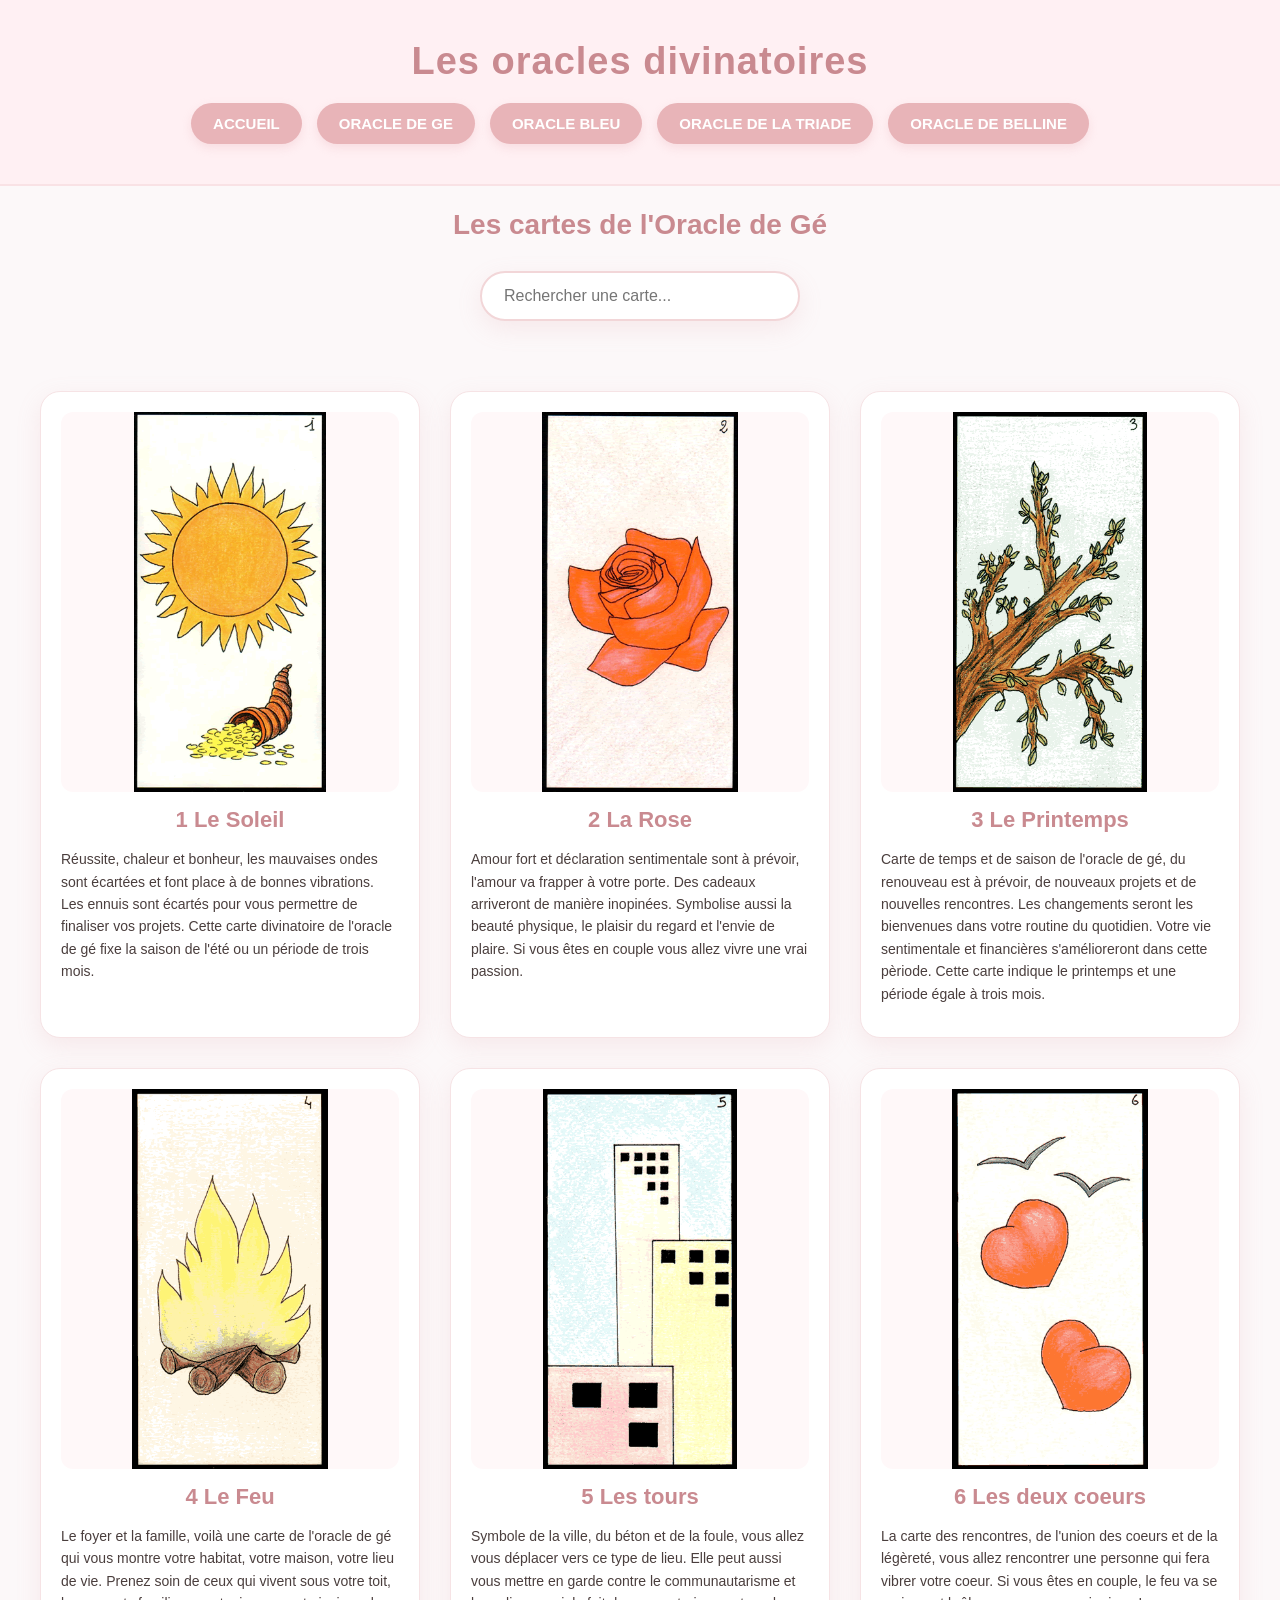
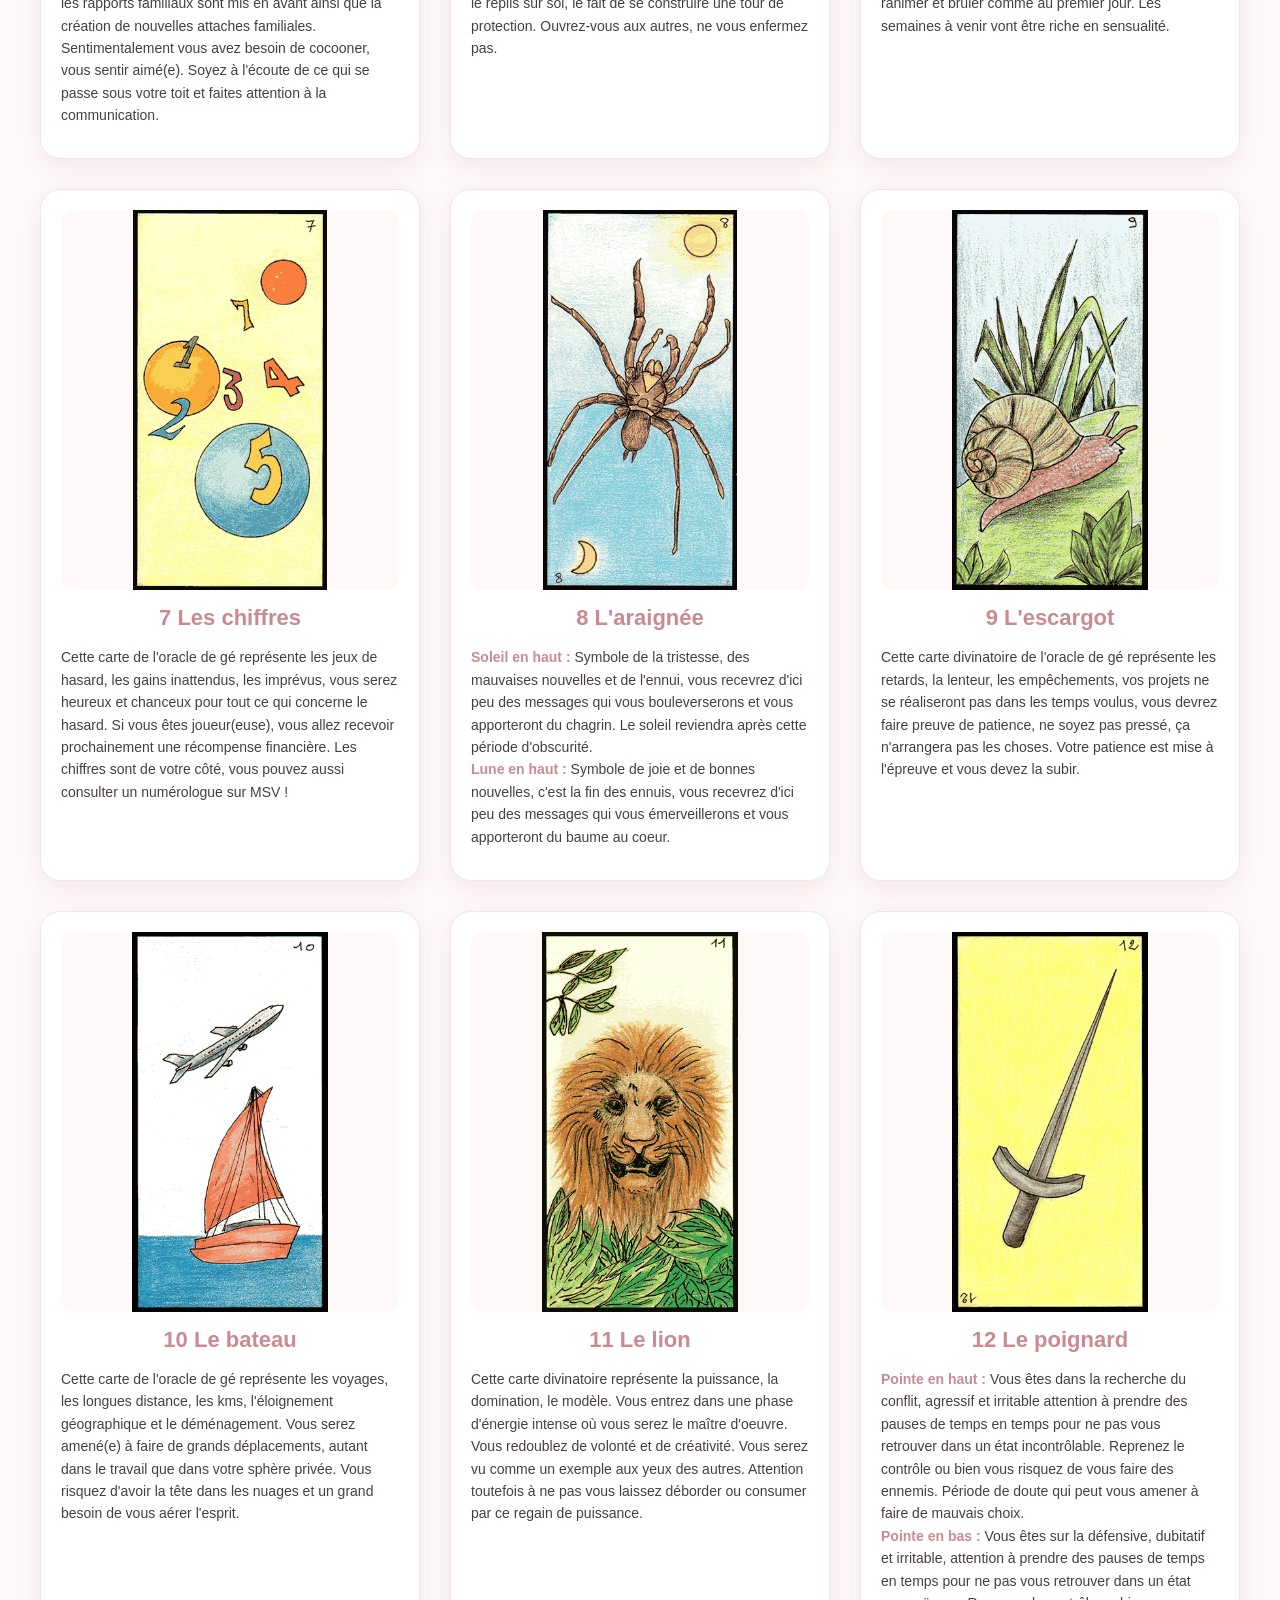
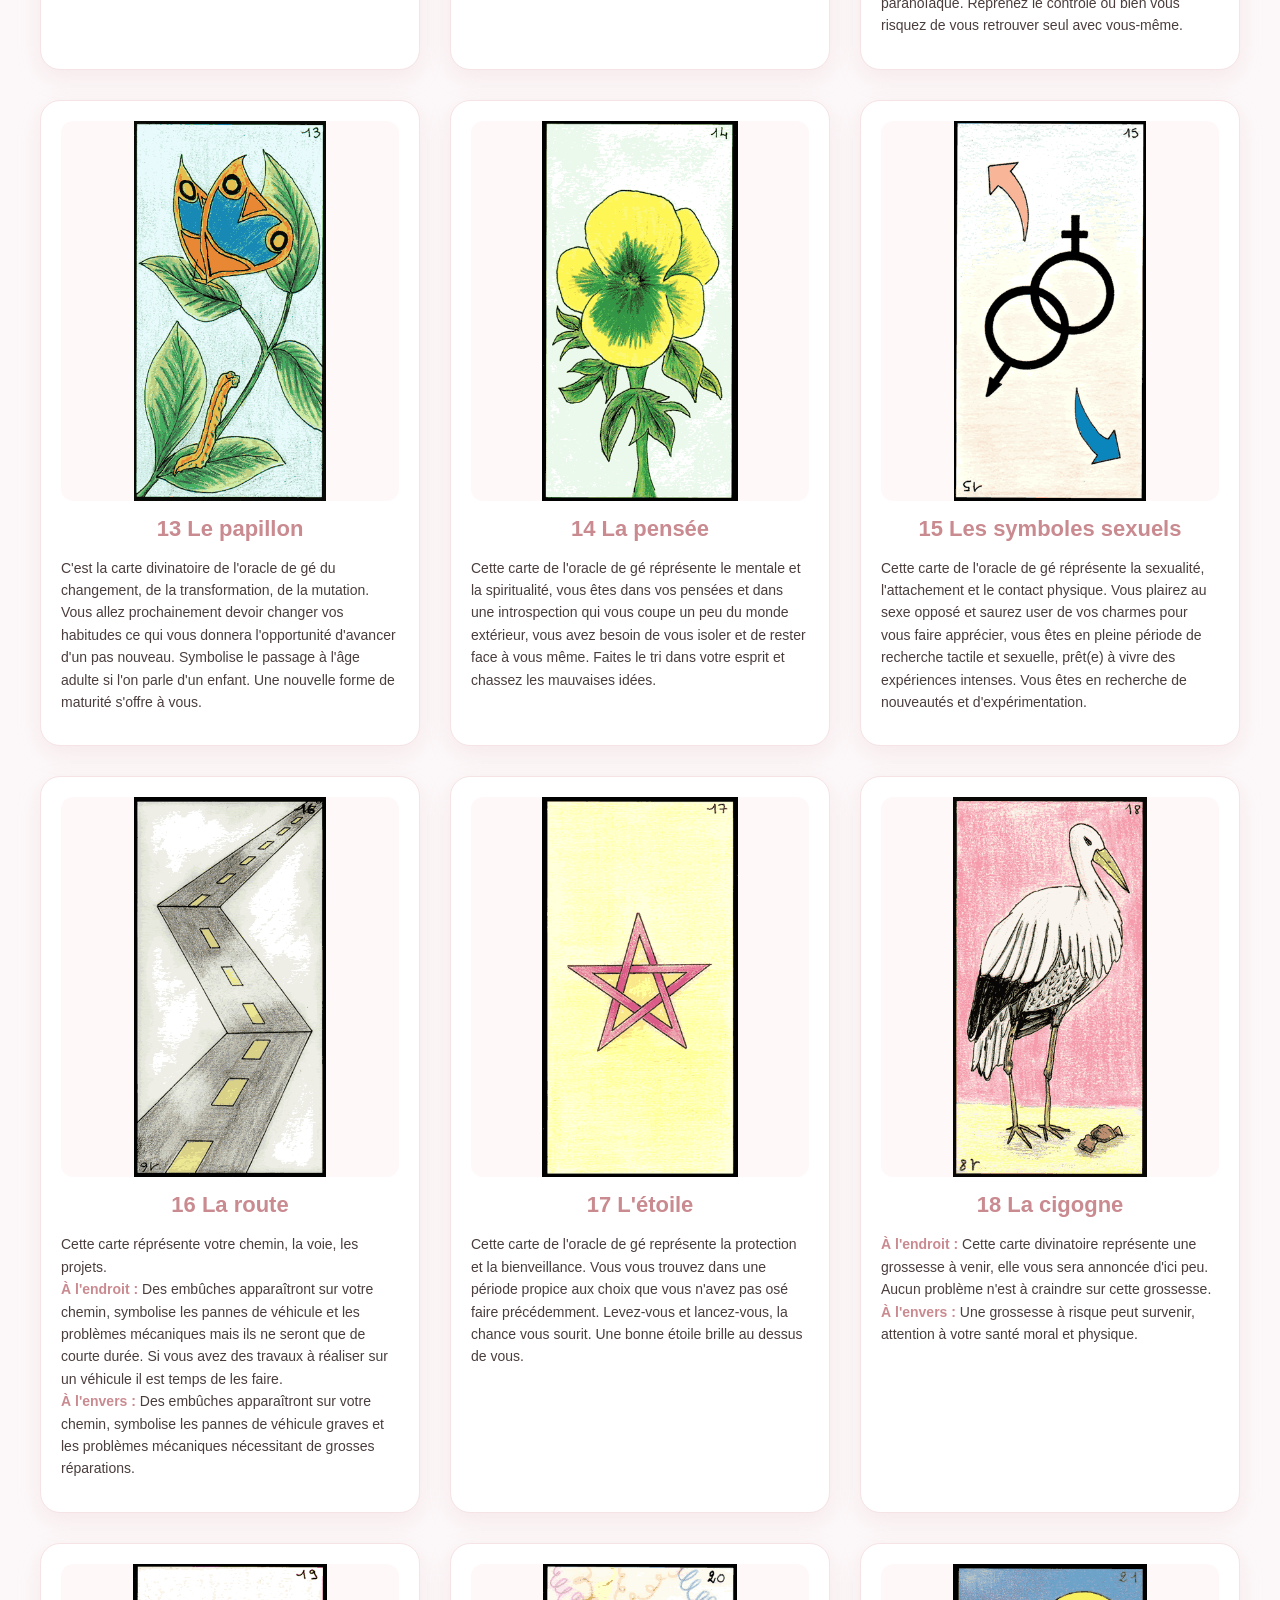
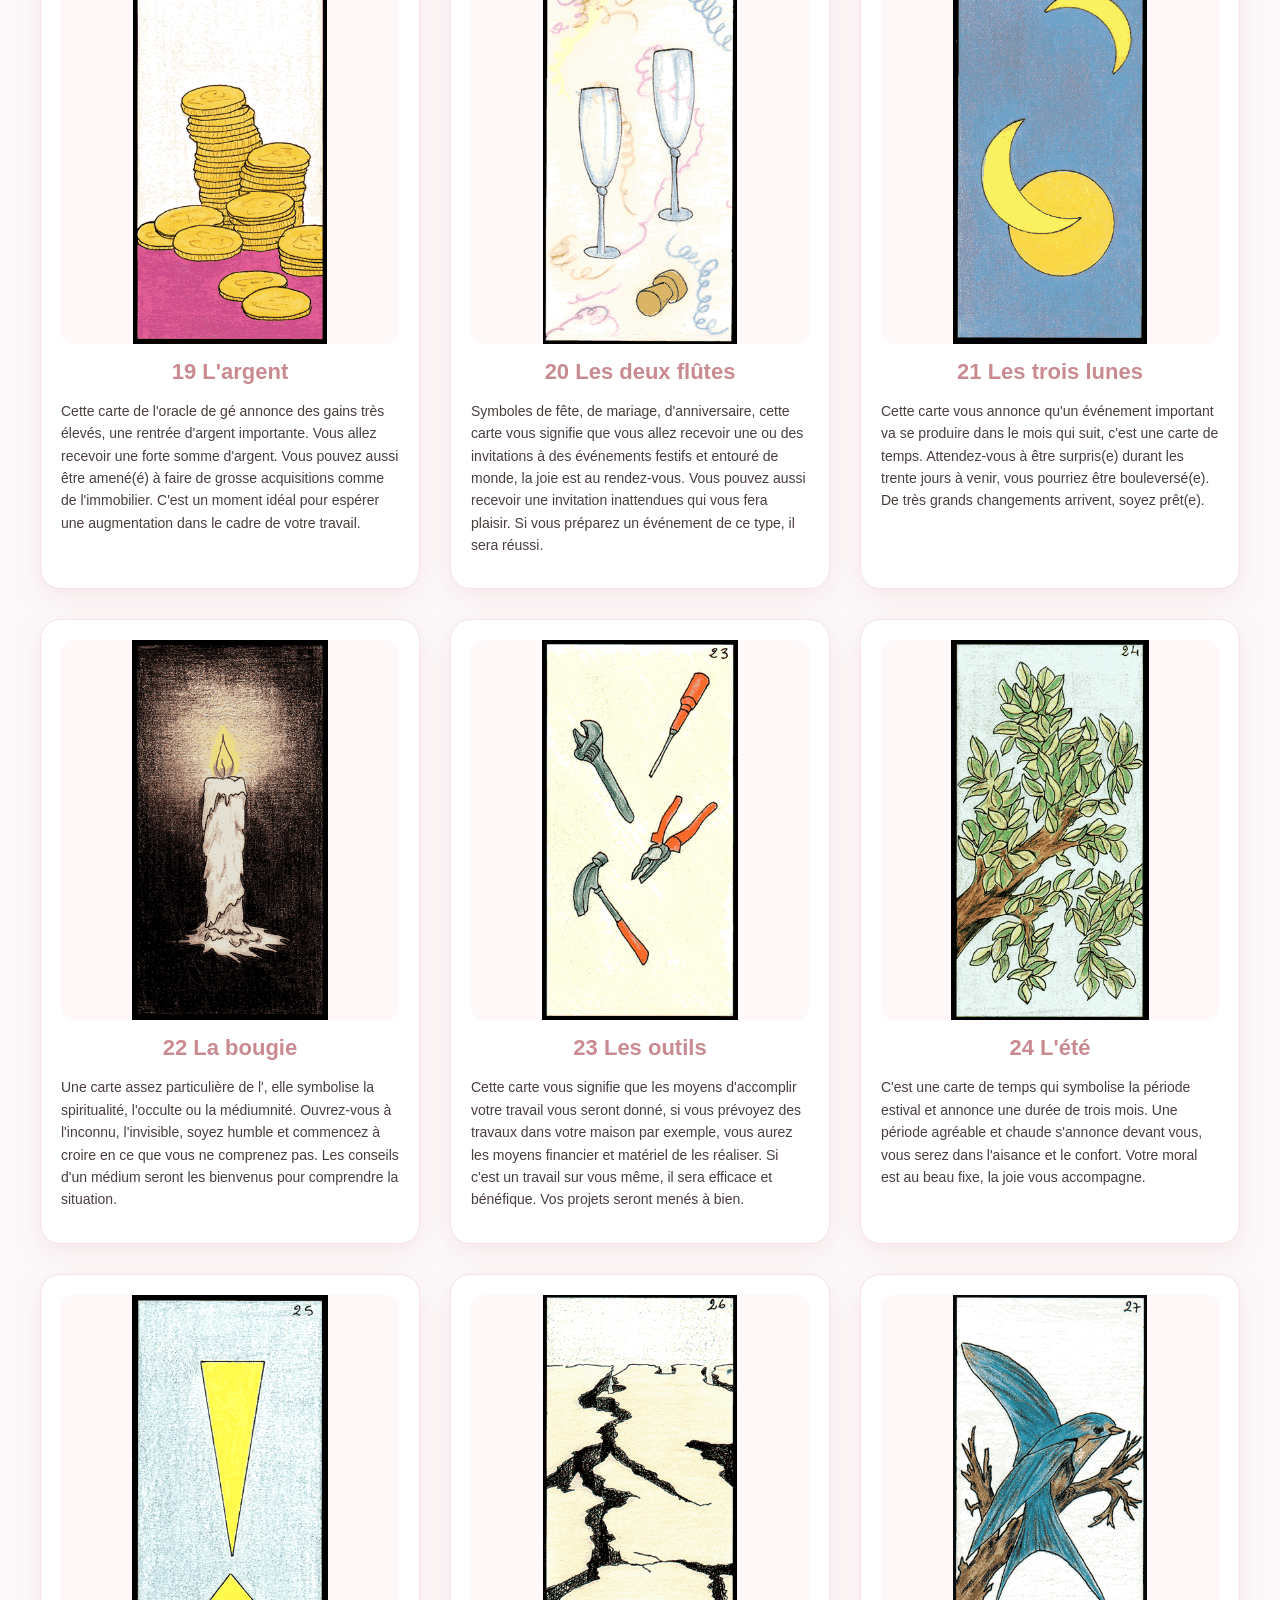
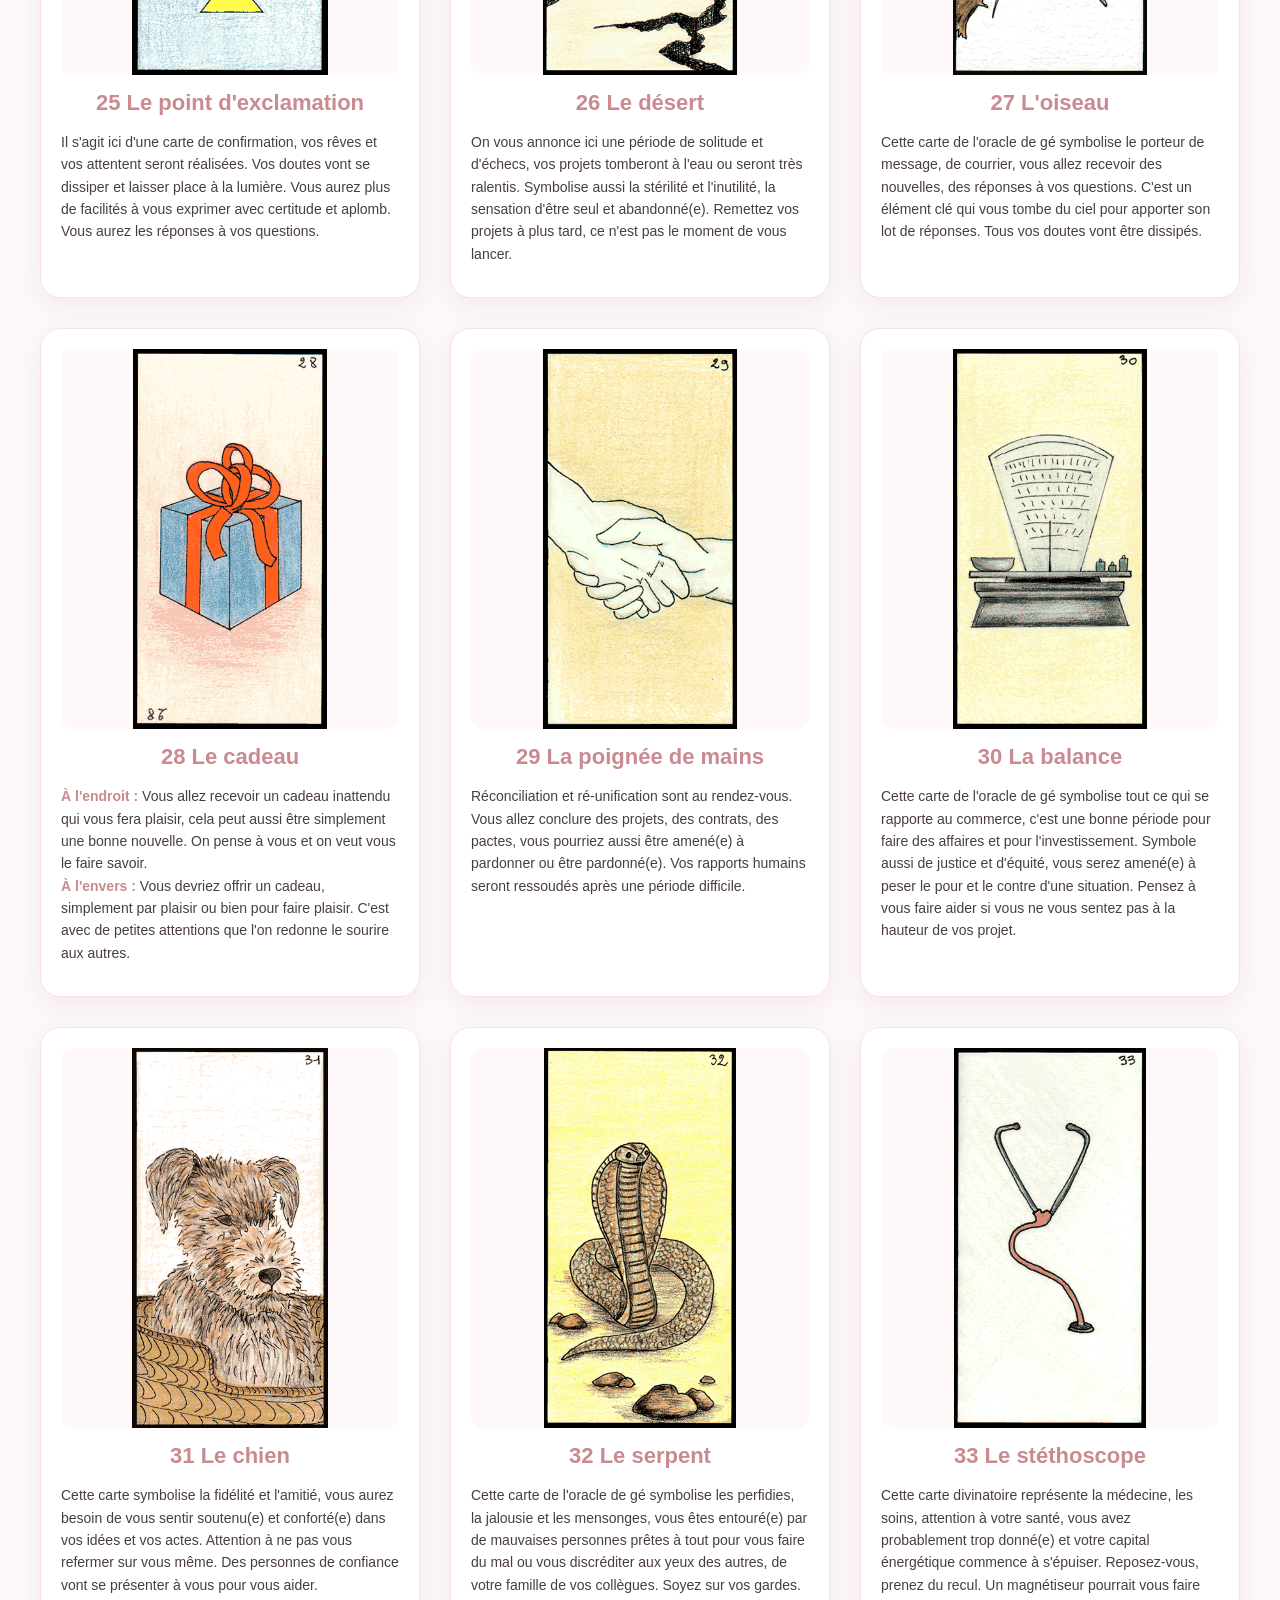
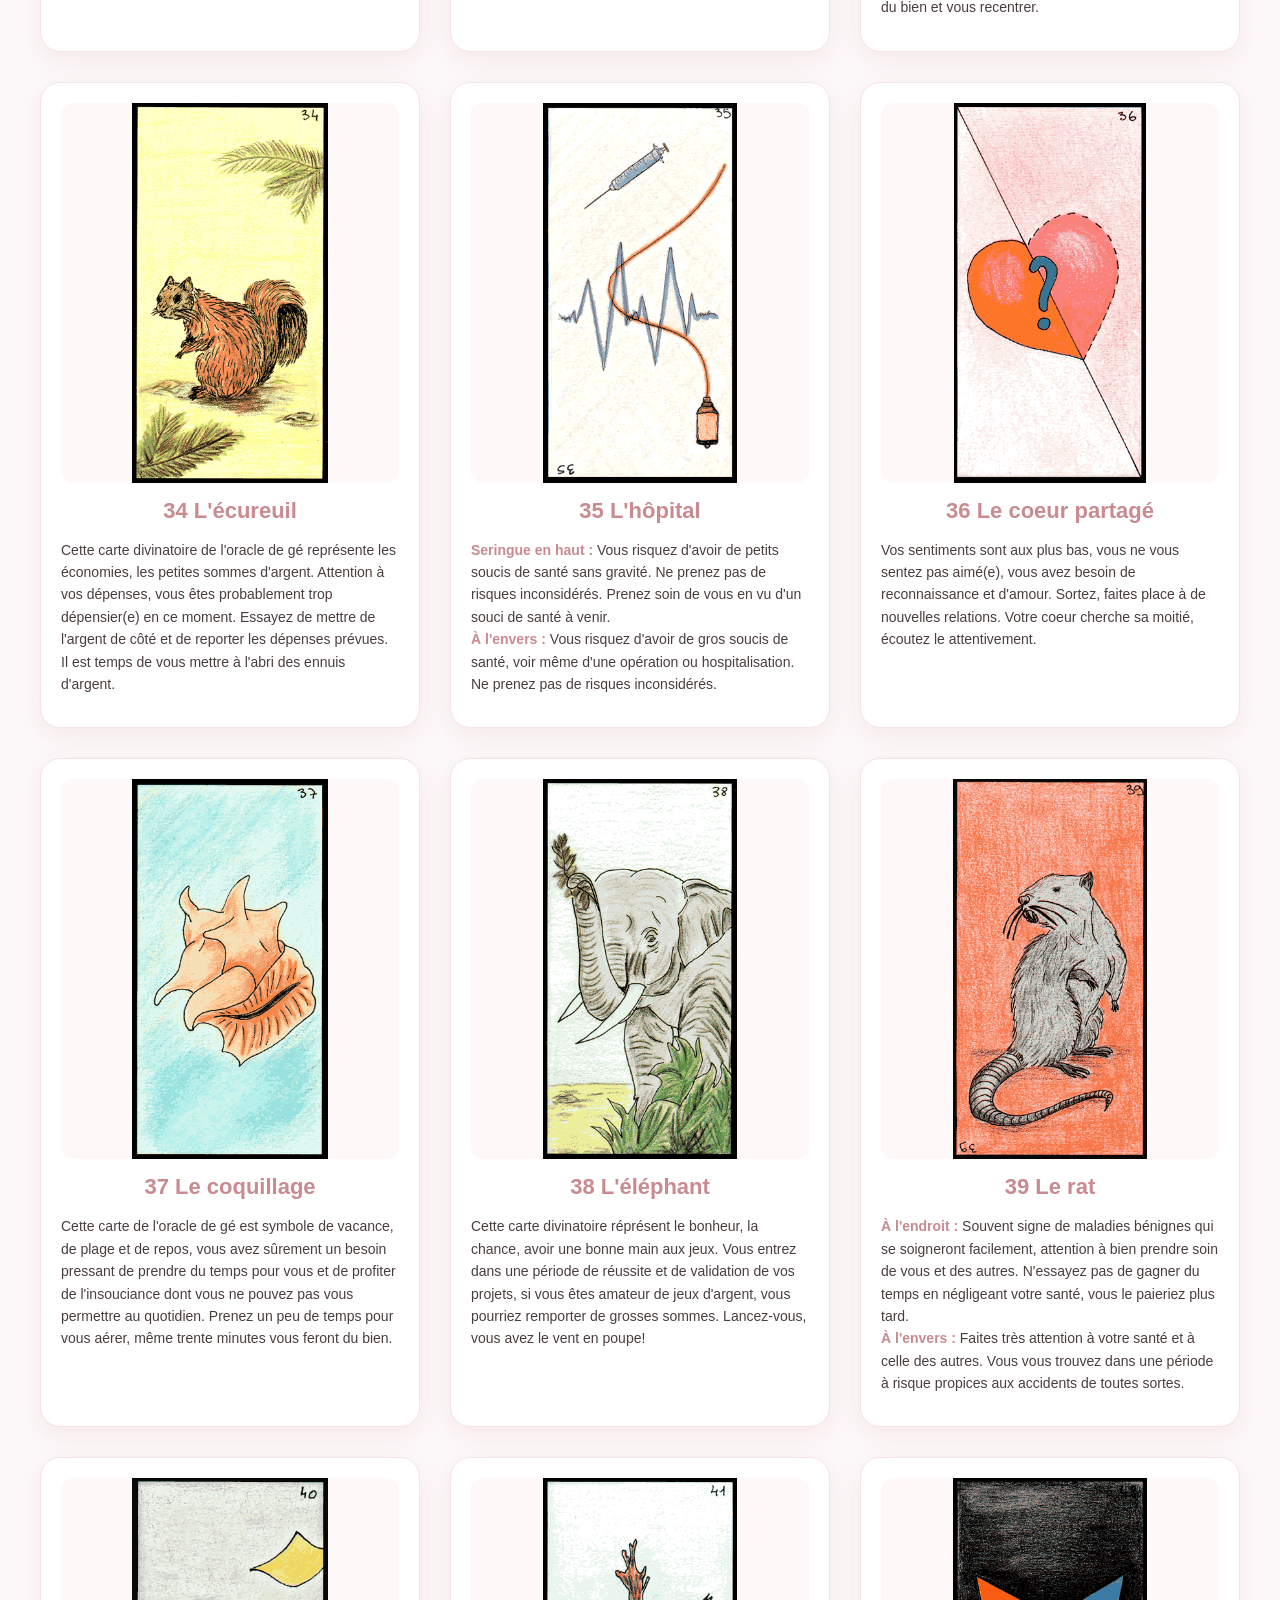
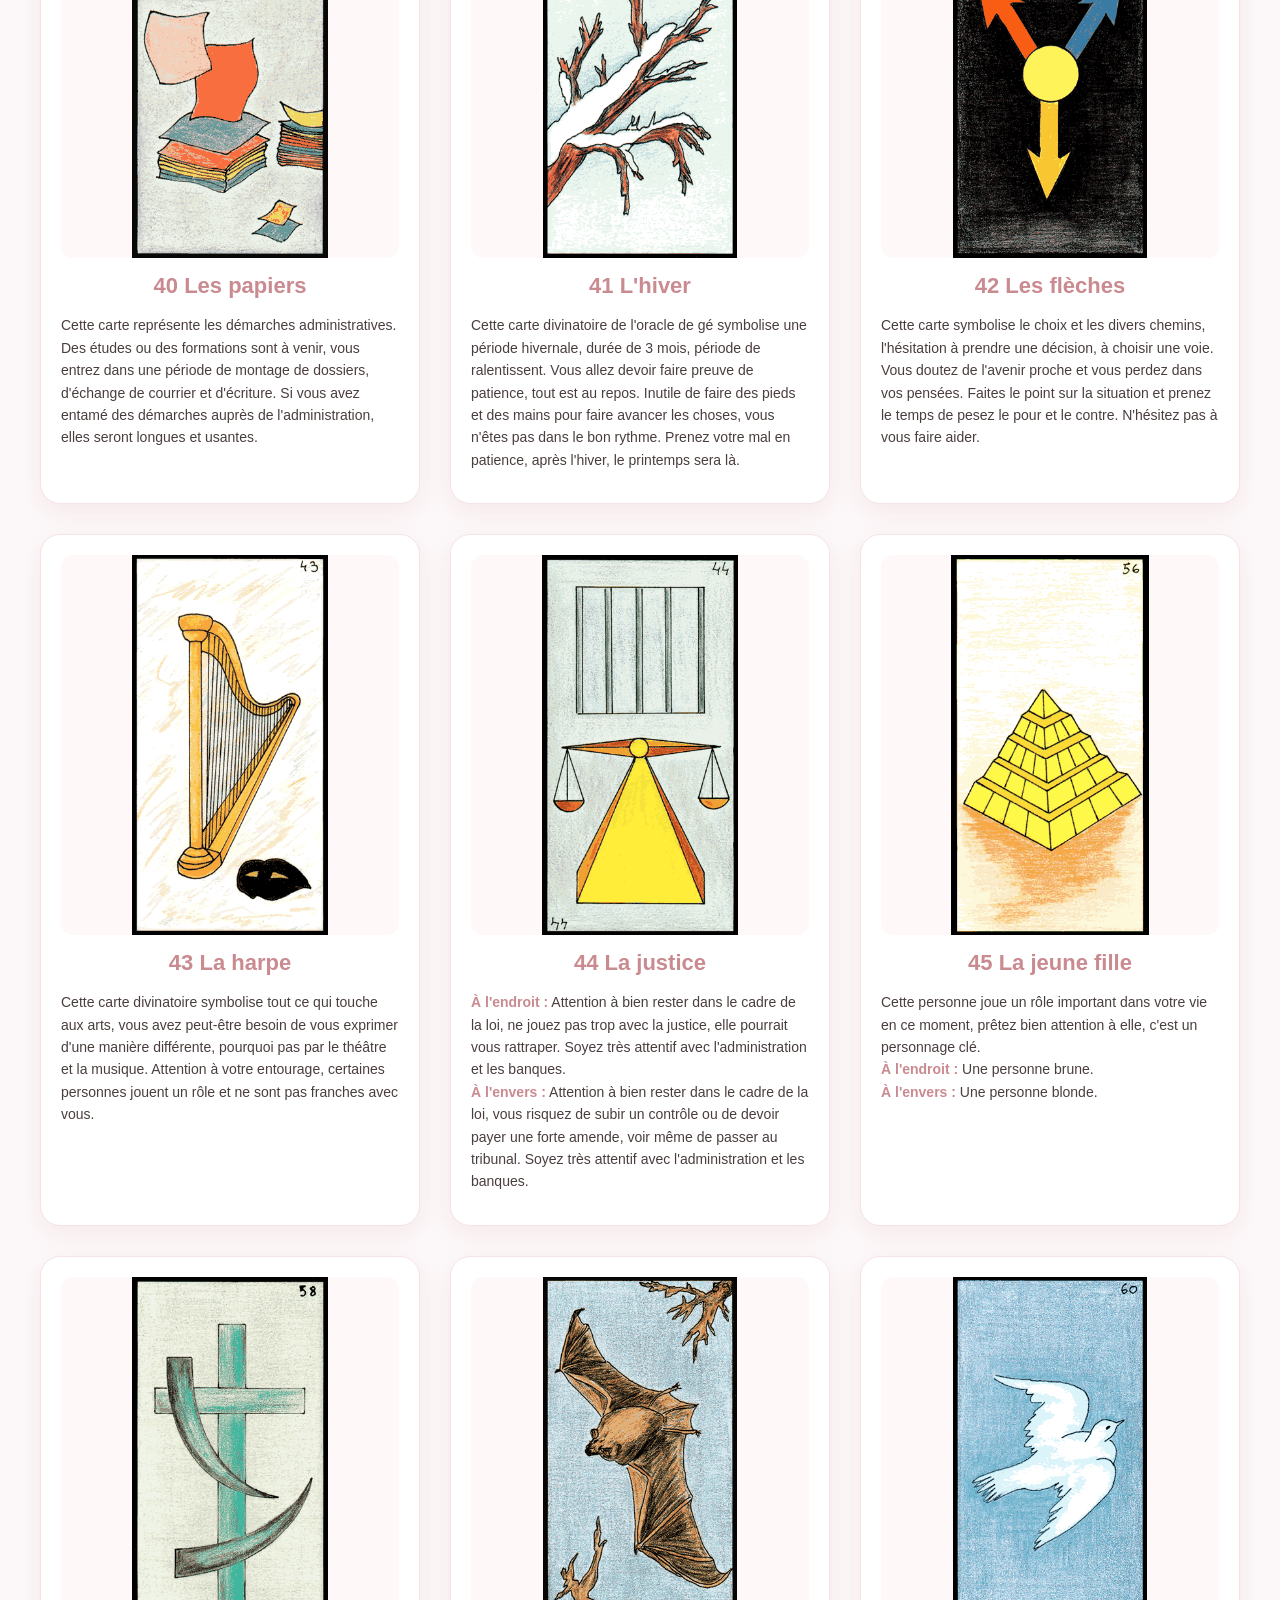
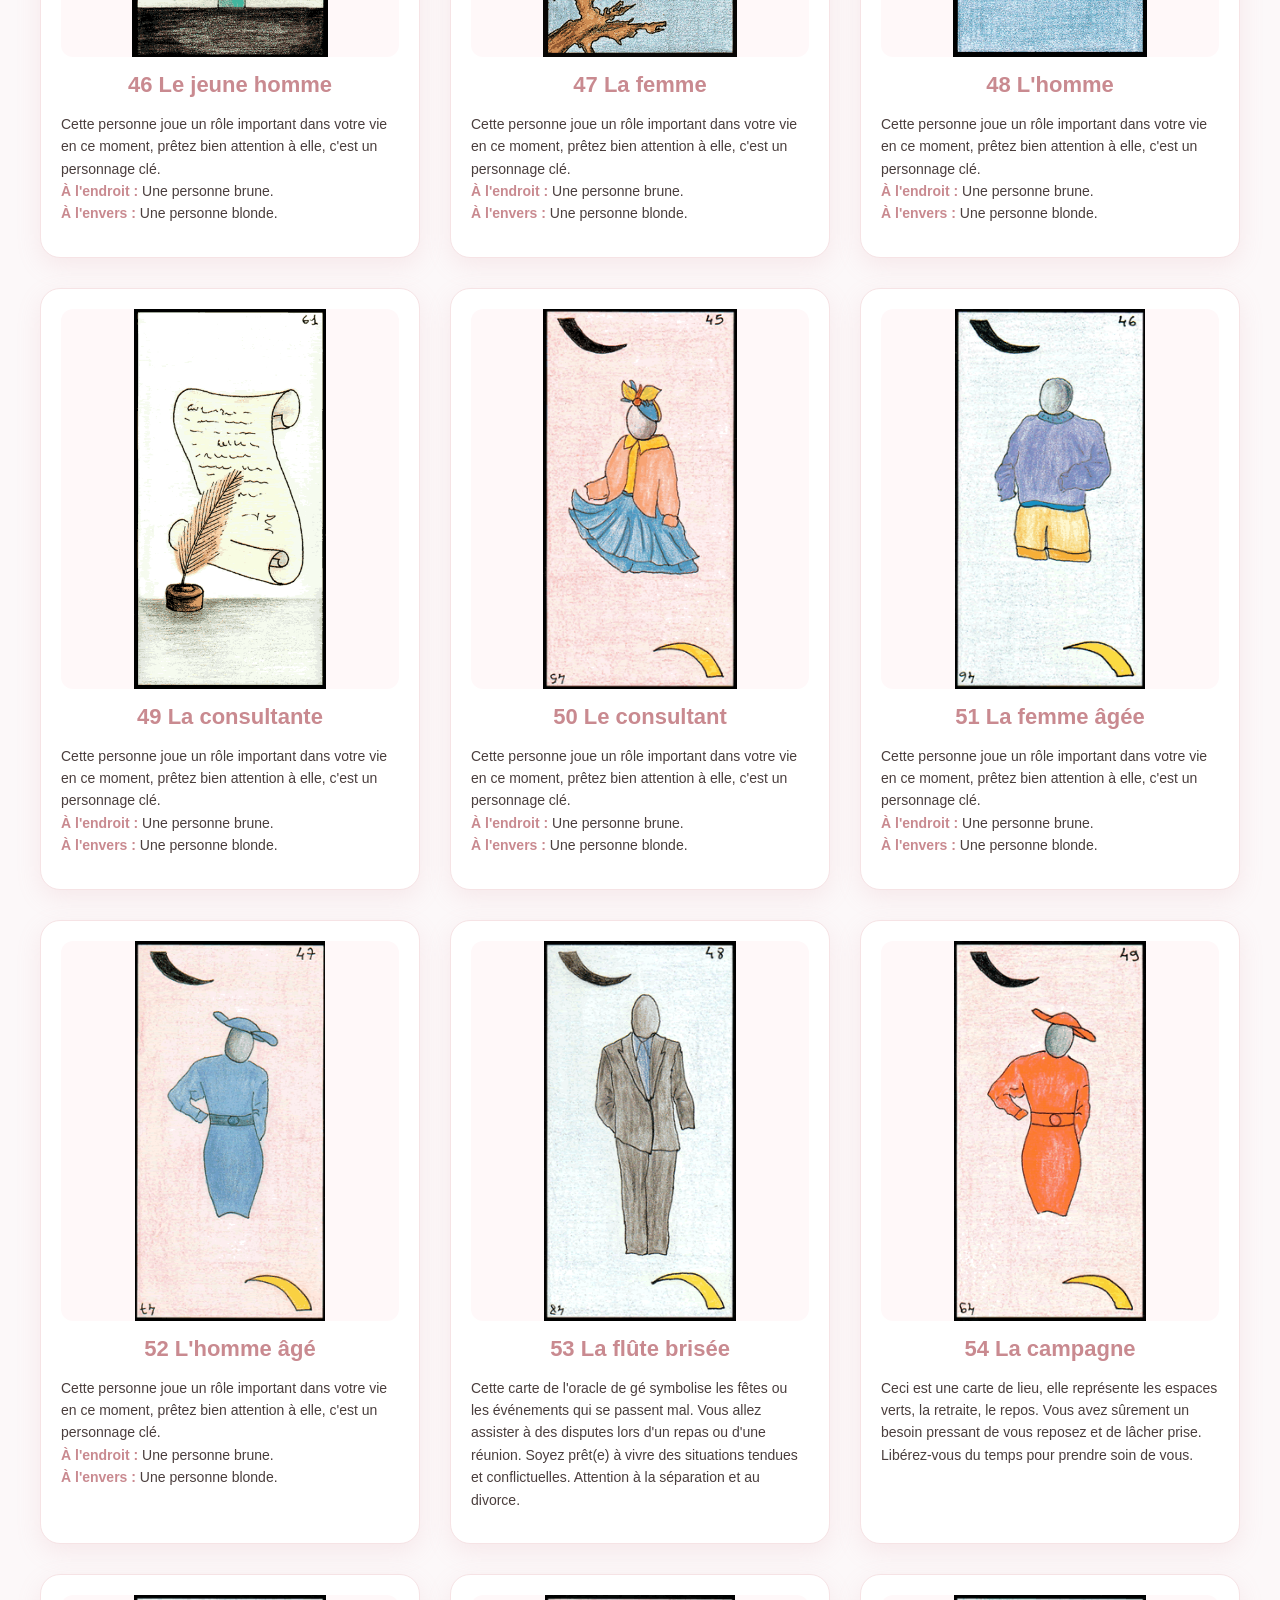
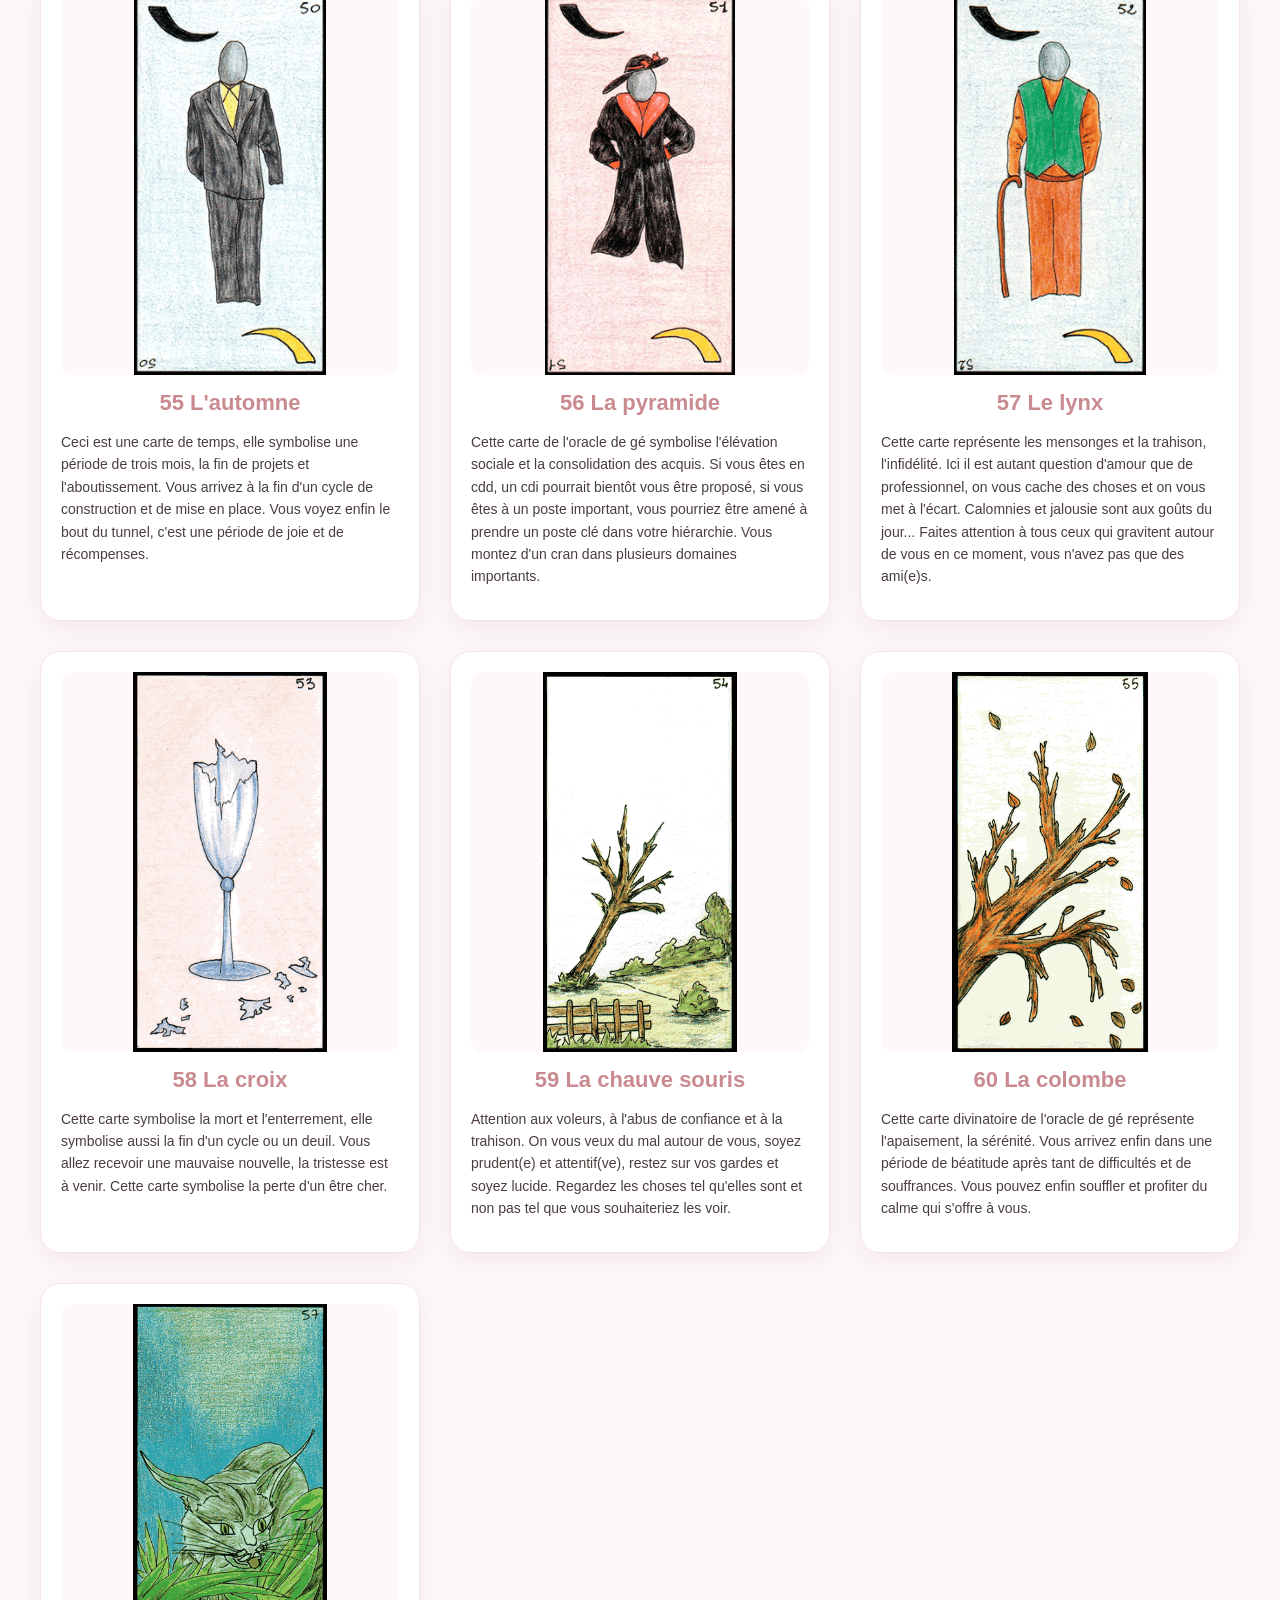
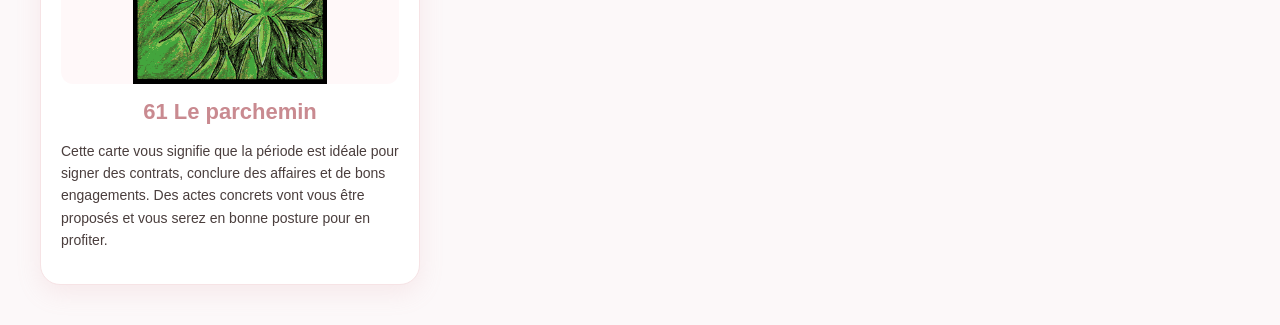
<file: ge.html>
<!DOCTYPE html>
<html lang="fr">
<head>
    <meta charset="UTF-8">
    <meta name="viewport" content="width=device-width, initial-scale=1.0">
    <title>Oracle de Gé</title>
    <link rel="stylesheet" href="css/style.css">
</head>
<body>

<header>
    <h1>Les oracles divinatoires</h1>
    
    <!-- Bouton Burger -->
    <button class="burger-btn" aria-label="Ouvrir le menu">
        <span></span>
        <span></span>
        <span></span>
    </button>

    <nav id="menu">
        <a href="index.html"><button>ACCUEIL</button></a> 
        <a href="ge.html"><button>ORACLE DE GE</button></a>
        <a href="bleu.html"><button>ORACLE BLEU</button></a>
        <a href="triade.html"><button>ORACLE DE LA TRIADE</button></a>
        <a href="belline.html"><button>ORACLE DE BELLINE</button></a>
    </nav>
</header>

    <main class="contenu-principal">
        <h2>Les cartes de l'Oracle de Gé</h2>

        <div class="recherche">
            <input type="text" id="barreRecherche" placeholder="Rechercher une carte...">
        </div>

        <section id="collection" class="contenu">
            <div class="cartes">

                <div class="carte" data-nom="1 Le Soleil">
                    <div class="carte-card">
                        <img src="images/ge/1.png" alt="Soleil ">
                        <h3>1 Le Soleil</h3>
                        <p>Réussite, chaleur et bonheur, les mauvaises ondes sont écartées et font place à de bonnes vibrations. Les ennuis sont écartés pour vous permettre de finaliser vos projets. Cette carte divinatoire de l'oracle de gé fixe la saison de l'été ou un période de trois mois.</p>
                    </div>
                </div>

                <div class="carte" data-nom="2 La Rose">
                    <div class="carte-card">
                        <img src="images/ge/2.png" alt="Rose ">
                        <h3>2 La Rose</h3>
                        <p>Amour fort et déclaration sentimentale sont à prévoir, l'amour va frapper à votre porte. Des cadeaux arriveront de manière inopinées. Symbolise aussi la beauté physique, le plaisir du regard et l'envie de plaire. Si vous êtes en couple vous allez vivre une vrai passion.</p>
                    </div>
                </div>

                <div class="carte" data-nom="3 Le Printemps">
                    <div class="carte-card">
                        <img src="images/ge/3.png" alt="Printemps ">
                        <h3>3 Le Printemps</h3>
                        <p>Carte de temps et de saison de l'oracle de gé, du renouveau est à prévoir, de nouveaux projets et de nouvelles rencontres. Les changements seront les bienvenues dans votre routine du quotidien. Votre vie sentimentale et financières s'amélioreront dans cette pèriode. Cette carte indique le printemps et une période égale à trois mois.</p>
                    </div>
                </div>

                <div class="carte" data-nom="4 Le Feu">
                    <div class="carte-card">
                        <img src="images/ge/4.png" alt="Feu ">
                        <h3>4 Le Feu</h3>
                        <p>Le foyer et la famille, voilà une carte de l'oracle de gé qui vous montre votre habitat, votre maison, votre lieu de vie. Prenez soin de ceux qui vivent sous votre toit, les rapports familiaux sont mis en avant ainsi que la création de nouvelles attaches familiales. Sentimentalement vous avez besoin de cocooner, vous sentir aimé(e). Soyez à l'écoute de ce qui se passe sous votre toit et faites attention à la communication.</p>
                    </div>
                </div>

                <div class="carte" data-nom="5 Les tours">
                    <div class="carte-card">
                        <img src="images/ge/5.png" alt="Les tours ">
                        <h3>5 Les tours</h3>
                        <p>Symbole de la ville, du béton et de la foule, vous allez vous déplacer vers ce type de lieu. Elle peut aussi vous mettre en garde contre le communautarisme et le replis sur soi, le fait de se construire une tour de protection. Ouvrez-vous aux autres, ne vous enfermez pas.</p>
                    </div>
                </div>

                <div class="carte" data-nom="6 Les deux coeurs">
                    <div class="carte-card">
                        <img src="images/ge/6.png" alt="Les deux coeurs ">
                        <h3>6 Les deux coeurs</h3>
                        <p>La carte des rencontres, de l'union des coeurs et de la légèreté, vous allez rencontrer une personne qui fera vibrer votre coeur. Si vous êtes en couple, le feu va se ranimer et brûler comme au premier jour. Les semaines à venir vont être riche en sensualité.</p>
                    </div>
                </div>

                <div class="carte" data-nom="7 Les chiffres">
                    <div class="carte-card">
                        <img src="images/ge/7.png" alt="Les chiffres ">
                        <h3>7 Les chiffres</h3>
                        <p>Cette carte de l'oracle de gé représente les jeux de hasard, les gains inattendus, les imprévus, vous serez heureux et chanceux pour tout ce qui concerne le hasard. Si vous êtes joueur(euse), vous allez recevoir prochainement une récompense financière. Les chiffres sont de votre côté, vous pouvez aussi consulter un numérologue sur MSV !</p>
                    </div>
                </div>

                <div class="carte" data-nom="8 L'araignée">
                    <div class="carte-card">
                        <img src="images/ge/8.png" alt="L'araignée ">
                        <h3>8 L'araignée</h3>
                        <p><strong>Soleil en haut :</strong> Symbole de la tristesse, des mauvaises nouvelles et de l'ennui, vous recevrez d'ici peu des messages qui vous bouleverserons et vous apporteront du chagrin. Le soleil reviendra après cette période d'obscurité.<br><strong>Lune en haut :</strong> Symbole de joie et de bonnes nouvelles, c'est la fin des ennuis, vous recevrez d'ici peu des messages qui vous émerveillerons et vous apporteront du baume au coeur.</p>
                    </div>
                </div>

                <div class="carte" data-nom="9 L'escargot">
                    <div class="carte-card">
                        <img src="images/ge/9.png" alt="L'escargot ">
                        <h3>9 L'escargot</h3>
                        <p>Cette carte divinatoire de l'oracle de gé représente les retards, la lenteur, les empêchements, vos projets ne se réaliseront pas dans les temps voulus, vous devrez faire preuve de patience, ne soyez pas pressé, ça n'arrangera pas les choses. Votre patience est mise à l'épreuve et vous devez la subir.</p>
                    </div>
                </div>

                <div class="carte" data-nom="10 Le bateau">
                    <div class="carte-card">
                        <img src="images/ge/10.png" alt="Le bateau ">
                        <h3>10 Le bateau</h3>
                        <p>Cette carte de l'oracle de gé représente les voyages, les longues distance, les kms, l'éloignement géographique et le déménagement. Vous serez amené(e) à faire de grands déplacements, autant dans le travail que dans votre sphère privée. Vous risquez d'avoir la tête dans les nuages et un grand besoin de vous aérer l'esprit.</p>
                    </div>
                </div>

                <div class="carte" data-nom="11 Le lion">
                    <div class="carte-card">
                        <img src="images/ge/11.png" alt="Le lion ">
                        <h3>11 Le lion</h3>
                        <p>Cette carte divinatoire représente la puissance, la domination, le modèle. Vous entrez dans une phase d'énergie intense où vous serez le maître d'oeuvre. Vous redoublez de volonté et de créativité. Vous serez vu comme un exemple aux yeux des autres. Attention toutefois à ne pas vous laissez déborder ou consumer par ce regain de puissance.</p>
                    </div>
                </div>

                <div class="carte" data-nom="12 Le poignard">
                    <div class="carte-card">
                        <img src="images/ge/12.png" alt="Le poignard ">
                        <h3>12 Le poignard</h3>
                        <p><strong>Pointe en haut :</strong> Vous êtes dans la recherche du conflit, agressif et irritable attention à prendre des pauses de temps en temps pour ne pas vous retrouver dans un état incontrôlable. Reprenez le contrôle ou bien vous risquez de vous faire des ennemis. Période de doute qui peut vous amener à faire de mauvais choix.<br><strong>Pointe en bas :</strong> Vous êtes sur la défensive, dubitatif et irritable, attention à prendre des pauses de temps en temps pour ne pas vous retrouver dans un état paranoïaque. Reprenez le contrôle ou bien vous risquez de vous retrouver seul avec vous-même.</p>
                    </div>
                </div>

                <div class="carte" data-nom="13 Le papillon">
                    <div class="carte-card">
                        <img src="images/ge/13.png" alt="Le papillon ">
                        <h3>13 Le papillon</h3>
                        <p>C'est la carte divinatoire de l'oracle de gé du changement, de la transformation, de la mutation. Vous allez prochainement devoir changer vos habitudes ce qui vous donnera l'opportunité d'avancer d'un pas nouveau. Symbolise le passage à l'âge adulte si l'on parle d'un enfant. Une nouvelle forme de maturité s'offre à vous.</p>
                    </div>
                </div>

                <div class="carte" data-nom="14 La pensée">
                    <div class="carte-card">
                        <img src="images/ge/14.png" alt="La pensée ">
                        <h3>14 La pensée</h3>
                        <p>Cette carte de l'oracle de gé réprésente le mentale et la spiritualité, vous êtes dans vos pensées et dans une introspection qui vous coupe un peu du monde extérieur, vous avez besoin de vous isoler et de rester face à vous même. Faites le tri dans votre esprit et chassez les mauvaises idées.</p>
                    </div>
                </div>

                <div class="carte" data-nom="15 Les symboles sexuels">
                    <div class="carte-card">
                        <img src="images/ge/15.png" alt="Les symboles sexuels ">
                        <h3>15 Les symboles sexuels</h3>
                        <p>Cette carte de l'oracle de gé réprésente la sexualité, l'attachement et le contact physique. Vous plairez au sexe opposé et saurez user de vos charmes pour vous faire apprécier, vous êtes en pleine période de recherche tactile et sexuelle, prêt(e) à vivre des expériences intenses. Vous êtes en recherche de nouveautés et d'expérimentation.</p>
                    </div>
                </div>

                <div class="carte" data-nom="16 La route">
                    <div class="carte-card">
                        <img src="images/ge/16.png" alt="La route ">
                        <h3>16 La route</h3>
                        <p>Cette carte réprésente votre chemin, la voie, les projets.<br><strong>À l'endroit :</strong> Des embûches apparaîtront sur votre chemin, symbolise les pannes de véhicule et les problèmes mécaniques mais ils ne seront que de courte durée. Si vous avez des travaux à réaliser sur un véhicule il est temps de les faire.<br><strong>À l'envers :</strong> Des embûches apparaîtront sur votre chemin, symbolise les pannes de véhicule graves et les problèmes mécaniques nécessitant de grosses réparations.</p>
                    </div>
                </div>

                <div class="carte" data-nom="17 L'étoile">
                    <div class="carte-card">
                        <img src="images/ge/17.png" alt="L'étoile ">
                        <h3>17 L'étoile</h3>
                        <p>Cette carte de l'oracle de gé représente la protection et la bienveillance. Vous vous trouvez dans une période propice aux choix que vous n'avez pas osé faire précédemment. Levez-vous et lancez-vous, la chance vous sourit. Une bonne étoile brille au dessus de vous.</p>
                    </div>
                </div>

                <div class="carte" data-nom="18 La cigogne">
                    <div class="carte-card">
                        <img src="images/ge/18.png" alt="La cigogne ">
                        <h3>18 La cigogne</h3>
                        <p><strong>À l'endroit :</strong> Cette carte divinatoire représente une grossesse à venir, elle vous sera annoncée d'ici peu. Aucun problème n'est à craindre sur cette grossesse.<br><strong>À l'envers :</strong> Une grossesse à risque peut survenir, attention à votre santé moral et physique.</p>
                    </div>
                </div>

                <div class="carte" data-nom="19 L'argent">
                    <div class="carte-card">
                        <img src="images/ge/19.png" alt="L'argent ">
                        <h3>19 L'argent</h3>
                        <p>Cette carte de l'oracle de gé annonce des gains très élevés, une rentrée d'argent importante. Vous allez recevoir une forte somme d'argent. Vous pouvez aussi être amené(é) à faire de grosse acquisitions comme de l'immobilier. C'est un moment idéal pour espérer une augmentation dans le cadre de votre travail.</p>
                    </div>
                </div>

                <div class="carte" data-nom="20 Les deux flûtes">
                    <div class="carte-card">
                        <img src="images/ge/20.png" alt="Les deux flûtes ">
                        <h3>20 Les deux flûtes</h3>
                        <p>Symboles de fête, de mariage, d'anniversaire, cette carte vous signifie que vous allez recevoir une ou des invitations à des événements festifs et entouré de monde, la joie est au rendez-vous. Vous pouvez aussi recevoir une invitation inattendues qui vous fera plaisir. Si vous préparez un événement de ce type, il sera réussi.</p>
                    </div>
                </div>

                <div class="carte" data-nom="21 Les trois lunes">
                    <div class="carte-card">
                        <img src="images/ge/21.png" alt="Les trois lunes ">
                        <h3>21 Les trois lunes</h3>
                        <p>Cette carte vous annonce qu'un événement important va se produire dans le mois qui suit, c'est une carte de temps. Attendez-vous à être surpris(e) durant les trente jours à venir, vous pourriez être bouleversé(e). De très grands changements arrivent, soyez prêt(e).</p>
                    </div>
                </div>

                <div class="carte" data-nom="22 La bougie">
                    <div class="carte-card">
                        <img src="images/ge/22.png" alt="La bougie ">
                        <h3>22 La bougie</h3>
                        <p>Une carte assez particulière de l', elle symbolise la spiritualité, l'occulte ou la médiumnité. Ouvrez-vous à l'inconnu, l'invisible, soyez humble et commencez à croire en ce que vous ne comprenez pas. Les conseils d'un médium seront les bienvenus pour comprendre la situation.</p>
                    </div>
                </div>

                <div class="carte" data-nom="23 Les outils">
                    <div class="carte-card">
                        <img src="images/ge/23.png" alt="Les outils ">
                        <h3>23 Les outils</h3>
                        <p>Cette carte vous signifie que les moyens d'accomplir votre travail vous seront donné, si vous prévoyez des travaux dans votre maison par exemple, vous aurez les moyens financier et matériel de les réaliser. Si c'est un travail sur vous même, il sera efficace et bénéfique. Vos projets seront menés à bien.</p>
                    </div>
                </div>

                <div class="carte" data-nom="24 L'été">
                    <div class="carte-card">
                        <img src="images/ge/24.png" alt="L'été ">
                        <h3>24 L'été</h3>
                        <p>C'est une carte de temps qui symbolise la période estival et annonce une durée de trois mois. Une période agréable et chaude s'annonce devant vous, vous serez dans l'aisance et le confort. Votre moral est au beau fixe, la joie vous accompagne.</p>
                    </div>
                </div>

                <div class="carte" data-nom="25 Le point d'exclamation">
                    <div class="carte-card">
                        <img src="images/ge/25.png" alt="Le point d'exclamation ">
                        <h3>25 Le point d'exclamation</h3>
                        <p>Il s'agit ici d'une carte de confirmation, vos rêves et vos attentent seront réalisées. Vos doutes vont se dissiper et laisser place à la lumière. Vous aurez plus de facilités à vous exprimer avec certitude et aplomb. Vous aurez les réponses à vos questions.</p>
                    </div>
                </div>

                <div class="carte" data-nom="26 Le désert">
                    <div class="carte-card">
                        <img src="images/ge/26.png" alt="Le désert ">
                        <h3>26 Le désert</h3>
                        <p>On vous annonce ici une période de solitude et d'échecs, vos projets tomberont à l'eau ou seront très ralentis. Symbolise aussi la stérilité et l'inutilité, la sensation d'être seul et abandonné(e). Remettez vos projets à plus tard, ce n'est pas le moment de vous lancer.</p>
                    </div>
                </div>

                <div class="carte" data-nom="27 L'oiseau">
                    <div class="carte-card">
                        <img src="images/ge/27.png" alt="L'oiseau ">
                        <h3>27 L'oiseau</h3>
                        <p>Cette carte de l'oracle de gé symbolise le porteur de message, de courrier, vous allez recevoir des nouvelles, des réponses à vos questions. C'est un élément clé qui vous tombe du ciel pour apporter son lot de réponses. Tous vos doutes vont être dissipés.</p>
                    </div>
                </div>

                <div class="carte" data-nom="28 Le cadeau">
                    <div class="carte-card">
                        <img src="images/ge/28.png" alt="Le cadeau ">
                        <h3>28 Le cadeau</h3>
                        <p><strong>À l'endroit :</strong> Vous allez recevoir un cadeau inattendu qui vous fera plaisir, cela peut aussi être simplement une bonne nouvelle. On pense à vous et on veut vous le faire savoir.<br><strong>À l'envers :</strong> Vous devriez offrir un cadeau, simplement par plaisir ou bien pour faire plaisir. C'est avec de petites attentions que l'on redonne le sourire aux autres.</p>
                    </div>
                </div>

                <div class="carte" data-nom="29 La poignée de mains">
                    <div class="carte-card">
                        <img src="images/ge/29.png" alt="La poignée de mains ">
                        <h3>29 La poignée de mains</h3>
                        <p>Réconciliation et ré-unification sont au rendez-vous. Vous allez conclure des projets, des contrats, des pactes, vous pourriez aussi être amené(e) à pardonner ou être pardonné(e). Vos rapports humains seront ressoudés après une période difficile.</p>
                    </div>
                </div>

                <div class="carte" data-nom="30 La balance">
                    <div class="carte-card">
                        <img src="images/ge/30.png" alt="La balance ">
                        <h3>30 La balance</h3>
                        <p>Cette carte de l'oracle de gé symbolise tout ce qui se rapporte au commerce, c'est une bonne période pour faire des affaires et pour l'investissement. Symbole aussi de justice et d'équité, vous serez amené(e) à peser le pour et le contre d'une situation. Pensez à vous faire aider si vous ne vous sentez pas à la hauteur de vos projet.</p>
                    </div>
                </div>

                <div class="carte" data-nom="31 Le chien">
                    <div class="carte-card">
                        <img src="images/ge/31.png" alt="Le chien ">
                        <h3>31 Le chien</h3>
                        <p>Cette carte symbolise la fidélité et l'amitié, vous aurez besoin de vous sentir soutenu(e) et conforté(e) dans vos idées et vos actes. Attention à ne pas vous refermer sur vous même. Des personnes de confiance vont se présenter à vous pour vous aider.</p>
                    </div>
                </div>

                <div class="carte" data-nom="32 Le serpent">
                    <div class="carte-card">
                        <img src="images/ge/32.png" alt="Le serpent ">
                        <h3>32 Le serpent</h3>
                        <p>Cette carte de l'oracle de gé symbolise les perfidies, la jalousie et les mensonges, vous êtes entouré(e) par de mauvaises personnes prêtes à tout pour vous faire du mal ou vous discréditer aux yeux des autres, de votre famille de vos collègues. Soyez sur vos gardes.</p>
                    </div>
                </div>

                <div class="carte" data-nom="33 Le stéthoscope">
                    <div class="carte-card">
                        <img src="images/ge/33.png" alt="Le stéthoscope ">
                        <h3>33 Le stéthoscope</h3>
                        <p>Cette carte divinatoire représente la médecine, les soins, attention à votre santé, vous avez probablement trop donné(e) et votre capital énergétique commence à s'épuiser. Reposez-vous, prenez du recul. Un magnétiseur pourrait vous faire du bien et vous recentrer.</p>
                    </div>
                </div>

                <div class="carte" data-nom="34 L'écureuil">
                    <div class="carte-card">
                        <img src="images/ge/34.png" alt="L'écureuil ">
                        <h3>34 L'écureuil</h3>
                        <p>Cette carte divinatoire de l'oracle de gé représente les économies, les petites sommes d'argent. Attention à vos dépenses, vous êtes probablement trop dépensier(e) en ce moment. Essayez de mettre de l'argent de côté et de reporter les dépenses prévues. Il est temps de vous mettre à l'abri des ennuis d'argent.</p>
                    </div>
                </div>

                <div class="carte" data-nom="35 L'hôpital">
                    <div class="carte-card">
                        <img src="images/ge/35.png" alt="L'hôpital ">
                        <h3>35 L'hôpital</h3>
                        <p><strong>Seringue en haut :</strong> Vous risquez d'avoir de petits soucis de santé sans gravité. Ne prenez pas de risques inconsidérés. Prenez soin de vous en vu d'un souci de santé à venir.<br><strong>À l'envers :</strong> Vous risquez d'avoir de gros soucis de santé, voir même d'une opération ou hospitalisation. Ne prenez pas de risques inconsidérés.</p>
                    </div>
                </div>

                <div class="carte" data-nom="36 Le coeur partagé">
                    <div class="carte-card">
                        <img src="images/ge/36.png" alt="Le coeur partagé ">
                        <h3>36 Le coeur partagé</h3>
                        <p>Vos sentiments sont aux plus bas, vous ne vous sentez pas aimé(e), vous avez besoin de reconnaissance et d'amour. Sortez, faites place à de nouvelles relations. Votre coeur cherche sa moitié, écoutez le attentivement.</p>
                    </div>
                </div>

                <div class="carte" data-nom="37 Le coquillage">
                    <div class="carte-card">
                        <img src="images/ge/37.png" alt="Le coquillage ">
                        <h3>37 Le coquillage</h3>
                        <p>Cette carte de l'oracle de gé est symbole de vacance, de plage et de repos, vous avez sûrement un besoin pressant de prendre du temps pour vous et de profiter de l'insouciance dont vous ne pouvez pas vous permettre au quotidien. Prenez un peu de temps pour vous aérer, même trente minutes vous feront du bien.</p>
                    </div>
                </div>

                <div class="carte" data-nom="38 L'éléphant">
                    <div class="carte-card">
                        <img src="images/ge/38.png" alt="L'éléphant ">
                        <h3>38 L'éléphant</h3>
                        <p>Cette carte divinatoire réprésent le bonheur, la chance, avoir une bonne main aux jeux. Vous entrez dans une période de réussite et de validation de vos projets, si vous êtes amateur de jeux d'argent, vous pourriez remporter de grosses sommes. Lancez-vous, vous avez le vent en poupe!</p>
                    </div>
                </div>

                <div class="carte" data-nom="39 Le rat">
                    <div class="carte-card">
                        <img src="images/ge/39.png" alt="Le rat ">
                        <h3>39 Le rat</h3>
                        <p><strong>À l'endroit :</strong> Souvent signe de maladies bénignes qui se soigneront facilement, attention à bien prendre soin de vous et des autres. N'essayez pas de gagner du temps en négligeant votre santé, vous le paieriez plus tard.<br><strong>À l'envers :</strong> Faites très attention à votre santé et à celle des autres. Vous vous trouvez dans une période à risque propices aux accidents de toutes sortes.</p>
                    </div>
                </div>

                <div class="carte" data-nom="40 Les papiers">
                    <div class="carte-card">
                        <img src="images/ge/40.png" alt="Les papiers ">
                        <h3>40 Les papiers</h3>
                        <p>Cette carte représente les démarches administratives. Des études ou des formations sont à venir, vous entrez dans une période de montage de dossiers, d'échange de courrier et d'écriture. Si vous avez entamé des démarches auprès de l'administration, elles seront longues et usantes.</p>
                    </div>
                </div>

                <div class="carte" data-nom="41 L'hiver">
                    <div class="carte-card">
                        <img src="images/ge/41.png" alt="L'hiver ">
                        <h3>41 L'hiver</h3>
                        <p>Cette carte divinatoire de l'oracle de gé symbolise une période hivernale, durée de 3 mois, période de ralentissent. Vous allez devoir faire preuve de patience, tout est au repos. Inutile de faire des pieds et des mains pour faire avancer les choses, vous n'êtes pas dans le bon rythme. Prenez votre mal en patience, après l'hiver, le printemps sera là.</p>
                    </div>
                </div>

                <div class="carte" data-nom="42 Les flèches">
                    <div class="carte-card">
                        <img src="images/ge/42.png" alt="Les flèches ">
                        <h3>42 Les flèches</h3>
                        <p>Cette carte symbolise le choix et les divers chemins, l'hésitation à prendre une décision, à choisir une voie. Vous doutez de l'avenir proche et vous perdez dans vos pensées. Faites le point sur la situation et prenez le temps de pesez le pour et le contre. N'hésitez pas à vous faire aider.</p>
                    </div>
                </div>

                <div class="carte" data-nom="43 La harpe">
                    <div class="carte-card">
                        <img src="images/ge/43.png" alt="La harpe ">
                        <h3>43 La harpe</h3>
                        <p>Cette carte divinatoire symbolise tout ce qui touche aux arts, vous avez peut-être besoin de vous exprimer d'une manière différente, pourquoi pas par le théâtre et la musique. Attention à votre entourage, certaines personnes jouent un rôle et ne sont pas franches avec vous.</p>
                    </div>
                </div>

                <div class="carte" data-nom="44 La justice">
                    <div class="carte-card">
                        <img src="images/ge/44.png" alt="La justice ">
                        <h3>44 La justice</h3>
                        <p><strong>À l'endroit :</strong> Attention à bien rester dans le cadre de la loi, ne jouez pas trop avec la justice, elle pourrait vous rattraper. Soyez très attentif avec l'administration et les banques.<br><strong>À l'envers :</strong> Attention à bien rester dans le cadre de la loi, vous risquez de subir un contrôle ou de devoir payer une forte amende, voir même de passer au tribunal. Soyez très attentif avec l'administration et les banques.</p>
                    </div>
                </div>

                <div class="carte" data-nom="45 La jeune fille">
                    <div class="carte-card">
                        <img src="images/ge/45.png" alt="La jeune fille ">
                        <h3>45 La jeune fille</h3>
                        <p>Cette personne joue un rôle important dans votre vie en ce moment, prêtez bien attention à elle, c'est un personnage clé.<br><strong>À l'endroit :</strong> Une personne brune.<br><strong>À l'envers :</strong> Une personne blonde.</p>
                    </div>
                </div>

                <div class="carte" data-nom="46 Le jeune homme">
                    <div class="carte-card">
                        <img src="images/ge/46.png" alt="Le jeune homme ">
                        <h3>46 Le jeune homme</h3>
                        <p>Cette personne joue un rôle important dans votre vie en ce moment, prêtez bien attention à elle, c'est un personnage clé.<br><strong>À l'endroit :</strong> Une personne brune.<br><strong>À l'envers :</strong> Une personne blonde.</p>
                    </div>
                </div>

                <div class="carte" data-nom="47 La femme">
                    <div class="carte-card">
                        <img src="images/ge/47.png" alt="La femme ">
                        <h3>47 La femme</h3>
                        <p>Cette personne joue un rôle important dans votre vie en ce moment, prêtez bien attention à elle, c'est un personnage clé.<br><strong>À l'endroit :</strong> Une personne brune.<br><strong>À l'envers :</strong> Une personne blonde.</p>
                    </div>
                </div>

                <div class="carte" data-nom="48 L'homme">
                    <div class="carte-card">
                        <img src="images/ge/48.png" alt="L'homme ">
                        <h3>48 L'homme</h3>
                        <p>Cette personne joue un rôle important dans votre vie en ce moment, prêtez bien attention à elle, c'est un personnage clé.<br><strong>À l'endroit :</strong> Une personne brune.<br><strong>À l'envers :</strong> Une personne blonde.</p>
                    </div>
                </div>

                <div class="carte" data-nom="49 La consultante">
                    <div class="carte-card">
                        <img src="images/ge/49.png" alt="La consultante ">
                        <h3>49 La consultante</h3>
                        <p>Cette personne joue un rôle important dans votre vie en ce moment, prêtez bien attention à elle, c'est un personnage clé.<br><strong>À l'endroit :</strong> Une personne brune.<br><strong>À l'envers :</strong> Une personne blonde.</p>
                    </div>
                </div>

                <div class="carte" data-nom="50 Le consultant">
                    <div class="carte-card">
                        <img src="images/ge/50.png" alt="Le consultant ">
                        <h3>50 Le consultant</h3>
                        <p>Cette personne joue un rôle important dans votre vie en ce moment, prêtez bien attention à elle, c'est un personnage clé.<br><strong>À l'endroit :</strong> Une personne brune.<br><strong>À l'envers :</strong> Une personne blonde.</p>
                    </div>
                </div>

                <div class="carte" data-nom="51 La femme âgée">
                    <div class="carte-card">
                        <img src="images/ge/51.png" alt="La femme âgée ">
                        <h3>51 La femme âgée</h3>
                        <p>Cette personne joue un rôle important dans votre vie en ce moment, prêtez bien attention à elle, c'est un personnage clé.<br><strong>À l'endroit :</strong> Une personne brune.<br><strong>À l'envers :</strong> Une personne blonde.</p>
                    </div>
                </div>

                <div class="carte" data-nom="52 L'homme âgé">
                    <div class="carte-card">
                        <img src="images/ge/52.png" alt="L'homme âgé ">
                        <h3>52 L'homme âgé</h3>
                        <p>Cette personne joue un rôle important dans votre vie en ce moment, prêtez bien attention à elle, c'est un personnage clé.<br><strong>À l'endroit :</strong> Une personne brune.<br><strong>À l'envers :</strong> Une personne blonde.</p>
                    </div>
                </div>

                <div class="carte" data-nom="53 La flûte brisée">
                    <div class="carte-card">
                        <img src="images/ge/53.png" alt="La flûte brisée ">
                        <h3>53 La flûte brisée</h3>
                        <p>Cette carte de l'oracle de gé symbolise les fêtes ou les événements qui se passent mal. Vous allez assister à des disputes lors d'un repas ou d'une réunion. Soyez prêt(e) à vivre des situations tendues et conflictuelles. Attention à la séparation et au divorce.</p>
                    </div>
                </div>

                <div class="carte" data-nom="54 La campagne">
                    <div class="carte-card">
                        <img src="images/ge/54.png" alt="La campagne ">
                        <h3>54 La campagne</h3>
                        <p>Ceci est une carte de lieu, elle représente les espaces verts, la retraite, le repos. Vous avez sûrement un besoin pressant de vous reposez et de lâcher prise. Libérez-vous du temps pour prendre soin de vous.</p>
                    </div>
                </div>

                <div class="carte" data-nom="55 L'automne">
                    <div class="carte-card">
                        <img src="images/ge/55.png" alt="L'automne ">
                        <h3>55 L'automne</h3>
                        <p>Ceci est une carte de temps, elle symbolise une période de trois mois, la fin de projets et l'aboutissement. Vous arrivez à la fin d'un cycle de construction et de mise en place. Vous voyez enfin le bout du tunnel, c'est une période de joie et de récompenses.</p>
                    </div>
                </div>

                <div class="carte" data-nom="56 La pyramide">
                    <div class="carte-card">
                        <img src="images/ge/56.png" alt="La pyramide ">
                        <h3>56 La pyramide</h3>
                        <p>Cette carte de l'oracle de gé symbolise l'élévation sociale et la consolidation des acquis. Si vous êtes en cdd, un cdi pourrait bientôt vous être proposé, si vous êtes à un poste important, vous pourriez être amené à prendre un poste clé dans votre hiérarchie. Vous montez d'un cran dans plusieurs domaines importants.</p>
                    </div>
                </div>

                <div class="carte" data-nom="57 Le lynx">
                    <div class="carte-card">
                        <img src="images/ge/57.png" alt="Le lynx ">
                        <h3>57 Le lynx</h3>
                        <p>Cette carte représente les mensonges et la trahison, l'infidélité. Ici il est autant question d'amour que de professionnel, on vous cache des choses et on vous met à l'écart. Calomnies et jalousie sont aux goûts du jour... Faites attention à tous ceux qui gravitent autour de vous en ce moment, vous n'avez pas que des ami(e)s.</p>
                    </div>
                </div>

                <div class="carte" data-nom="58 La croix">
                    <div class="carte-card">
                        <img src="images/ge/58.png" alt="La croix ">
                        <h3>58 La croix</h3>
                        <p>Cette carte symbolise la mort et l'enterrement, elle symbolise aussi la fin d'un cycle ou un deuil. Vous allez recevoir une mauvaise nouvelle, la tristesse est à venir. Cette carte symbolise la perte d'un être cher.</p>
                    </div>
                </div>

                <div class="carte" data-nom="59 La chauve souris">
                    <div class="carte-card">
                        <img src="images/ge/59.png" alt="La chauve souris ">
                        <h3>59 La chauve souris</h3>
                        <p>Attention aux voleurs, à l'abus de confiance et à la trahison. On vous veux du mal autour de vous, soyez prudent(e) et attentif(ve), restez sur vos gardes et soyez lucide. Regardez les choses tel qu'elles sont et non pas tel que vous souhaiteriez les voir.</p>
                    </div>
                </div>

                <div class="carte" data-nom="60 La colombe">
                    <div class="carte-card">
                        <img src="images/ge/60.png" alt="La colombe ">
                        <h3>60 La colombe</h3>
                        <p>Cette carte divinatoire de l'oracle de gé représente l'apaisement, la sérénité. Vous arrivez enfin dans une période de béatitude après tant de difficultés et de souffrances. Vous pouvez enfin souffler et profiter du calme qui s'offre à vous.</p>
                    </div>
                </div>

                <div class="carte" data-nom="61 Le parchemin">
                    <div class="carte-card">
                        <img src="images/ge/61.png" alt="Le parchemin ">
                        <h3>61 Le parchemin</h3>
                        <p>Cette carte vous signifie que la période est idéale pour signer des contrats, conclure des affaires et de bons engagements. Des actes concrets vont vous être proposés et vous serez en bonne posture pour en profiter.</p>
                    </div>
                </div>

            </div>
        </section>
    </main>

    <script src="script/script.js"></script>
</body>
</html>
</file>
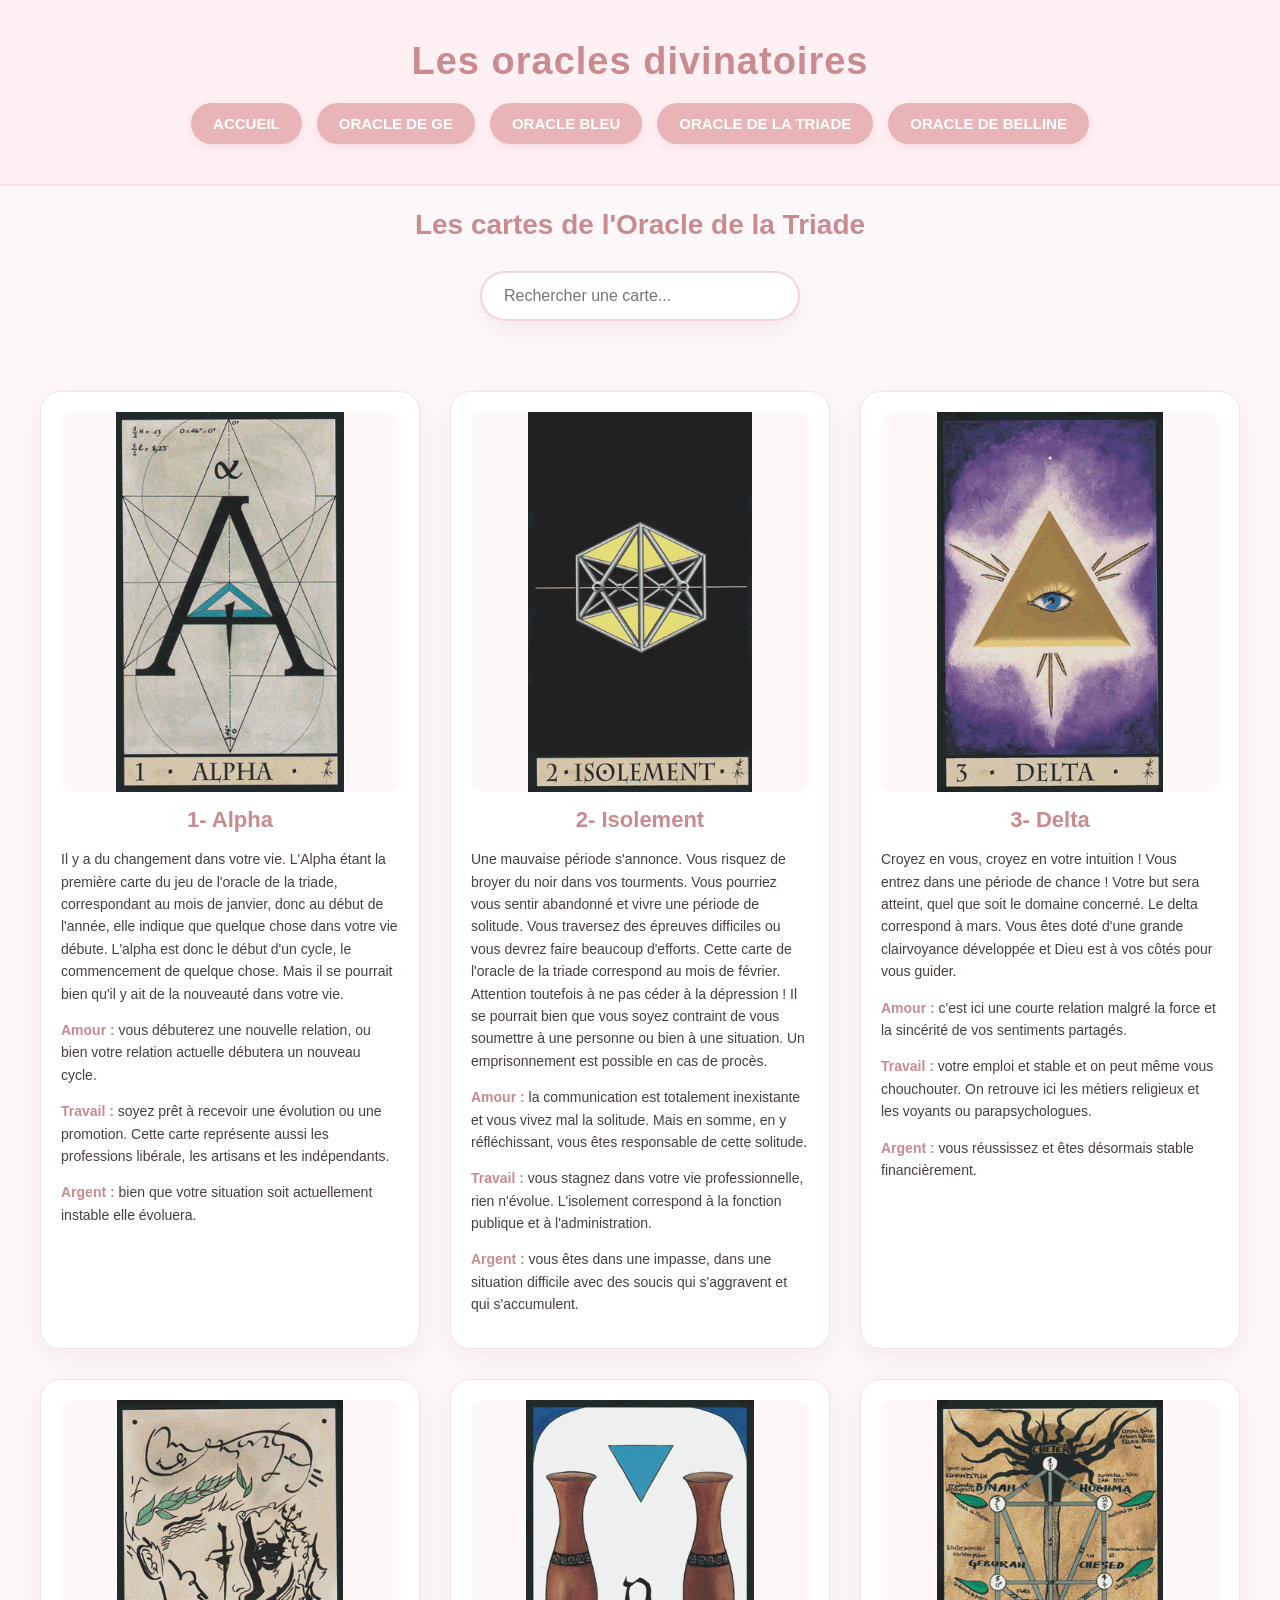
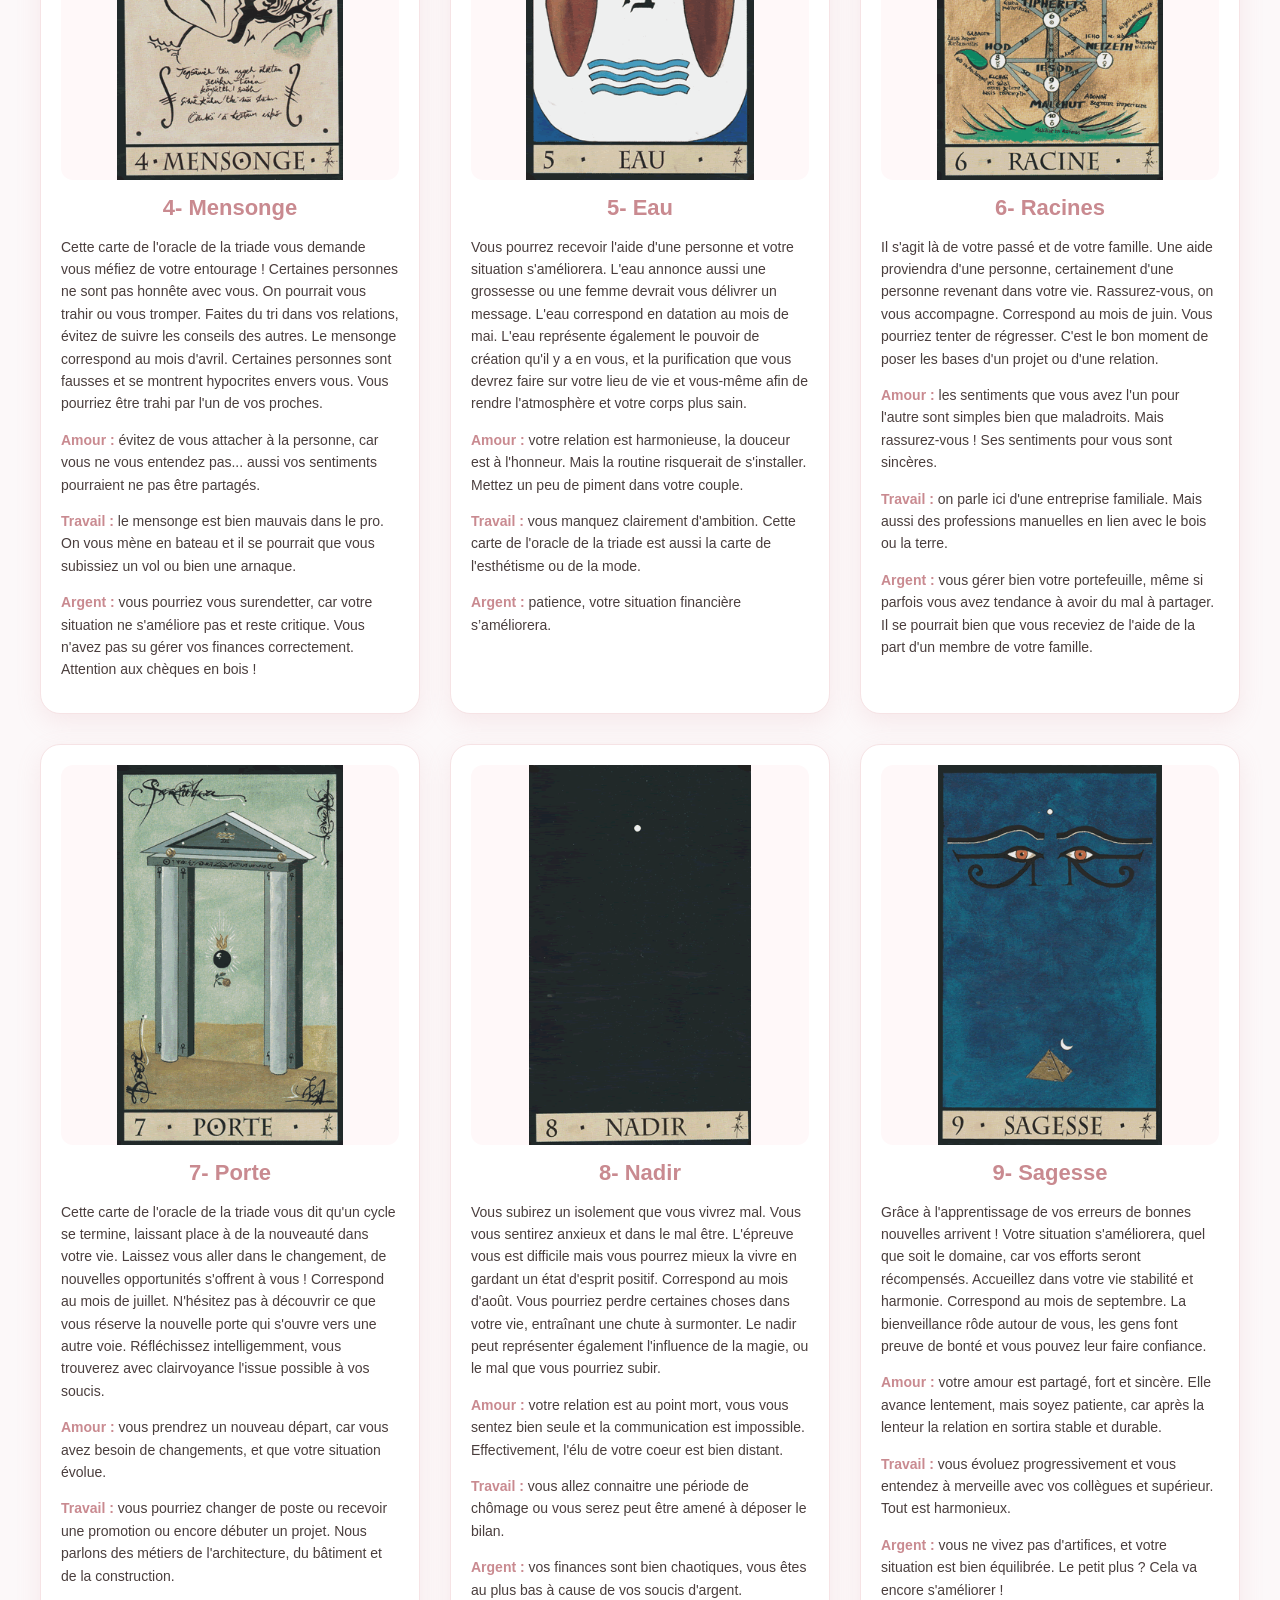
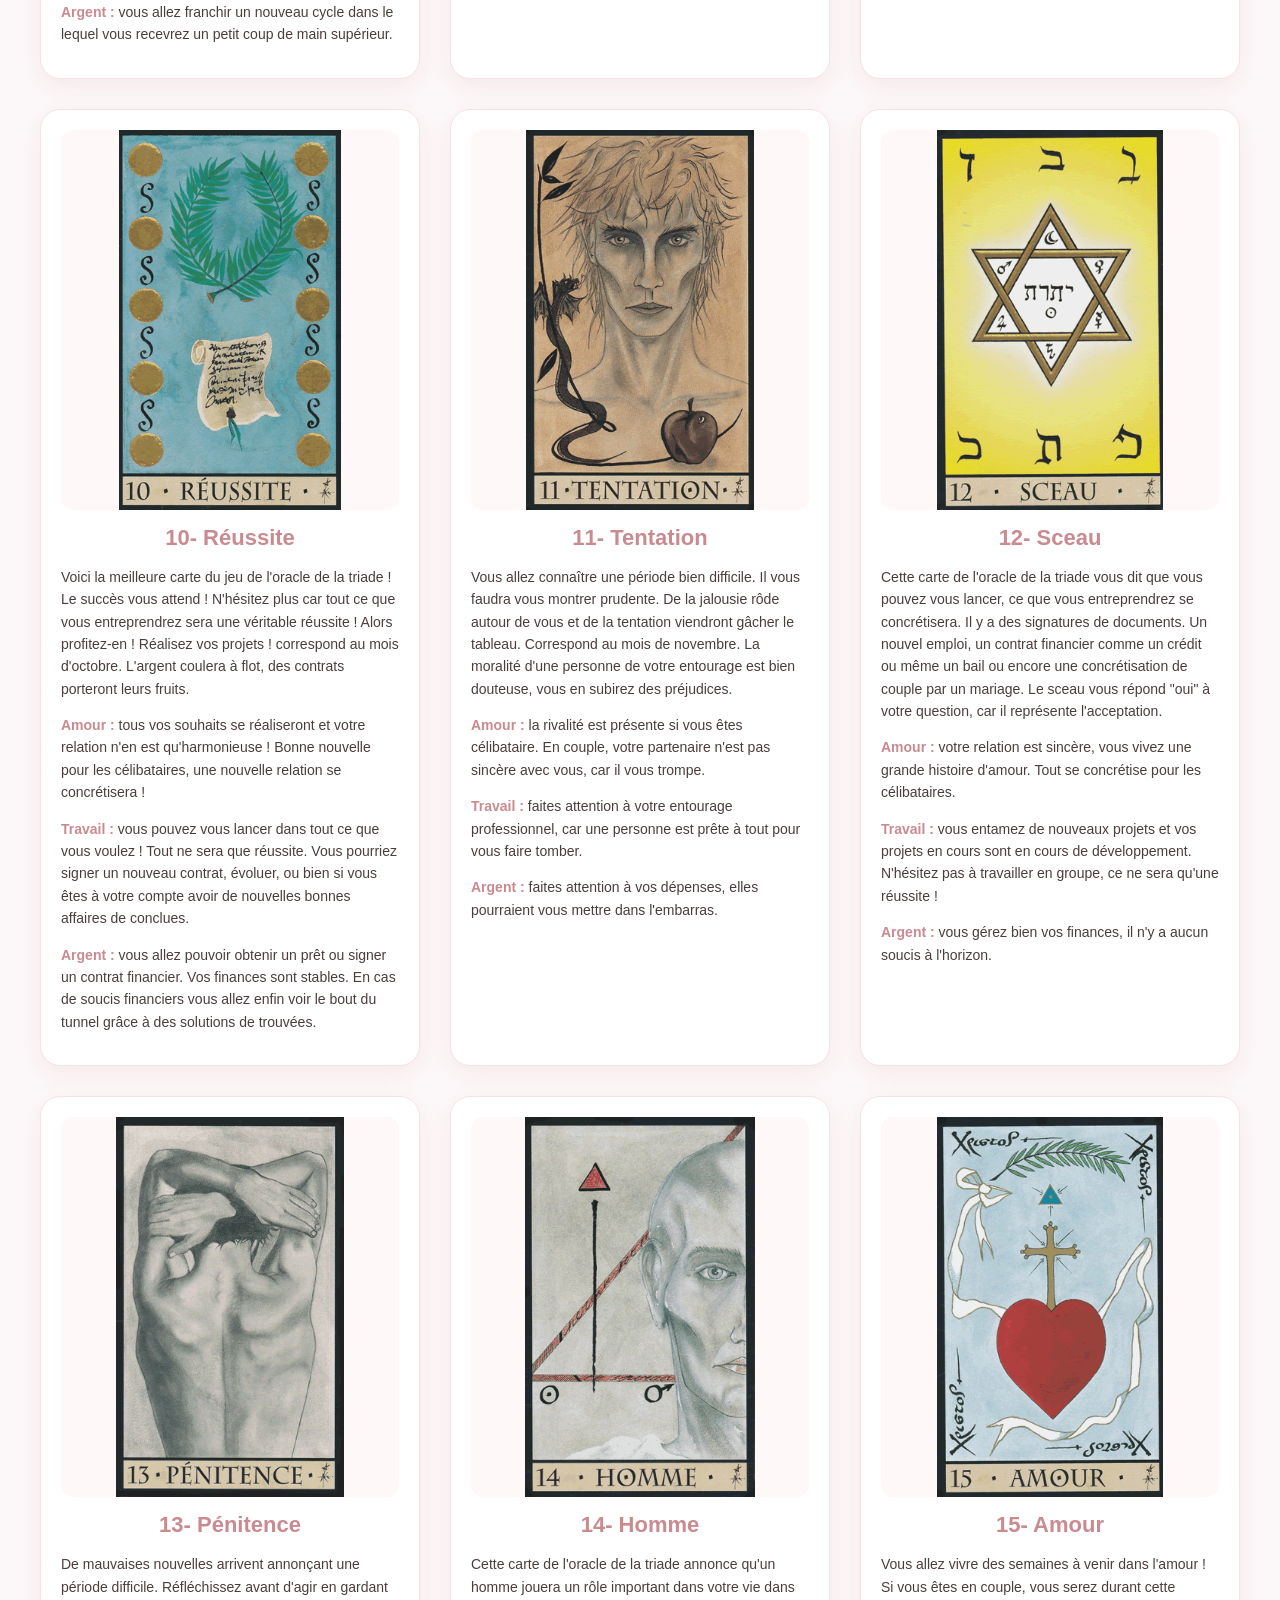
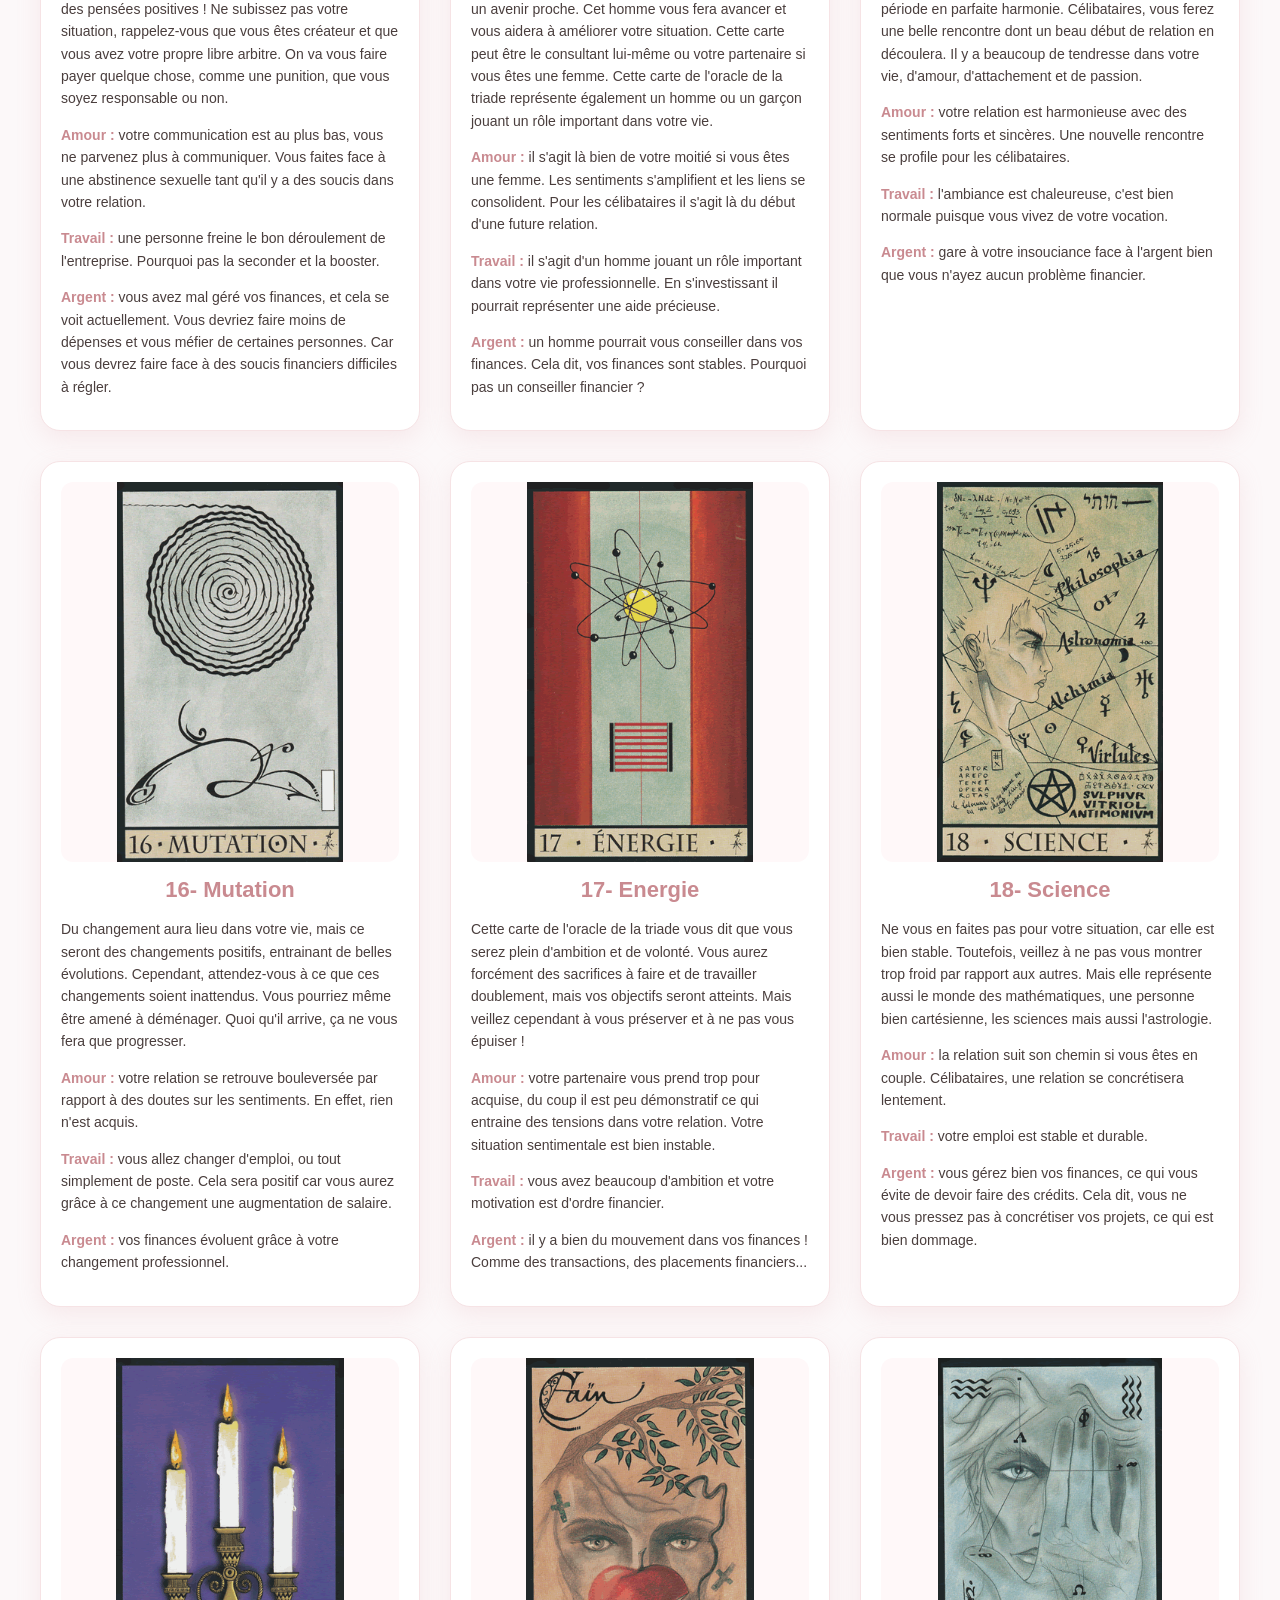
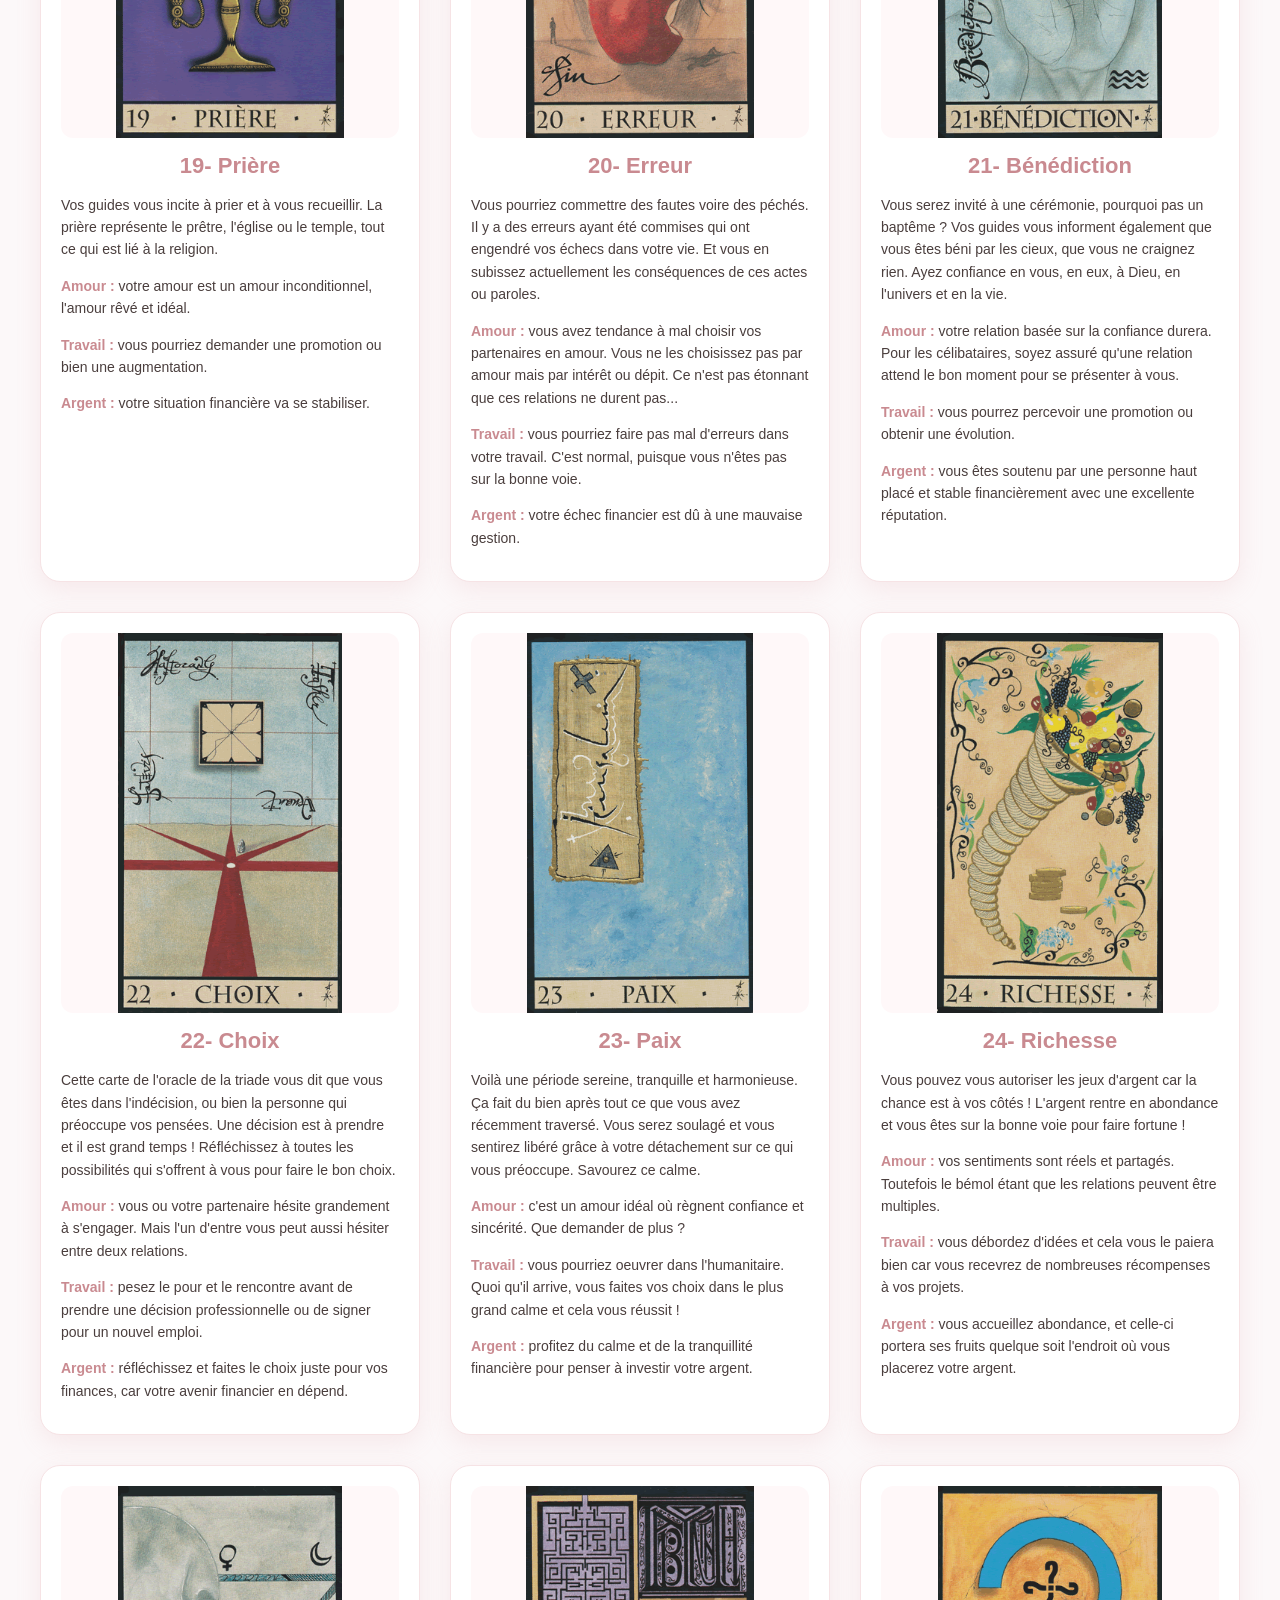
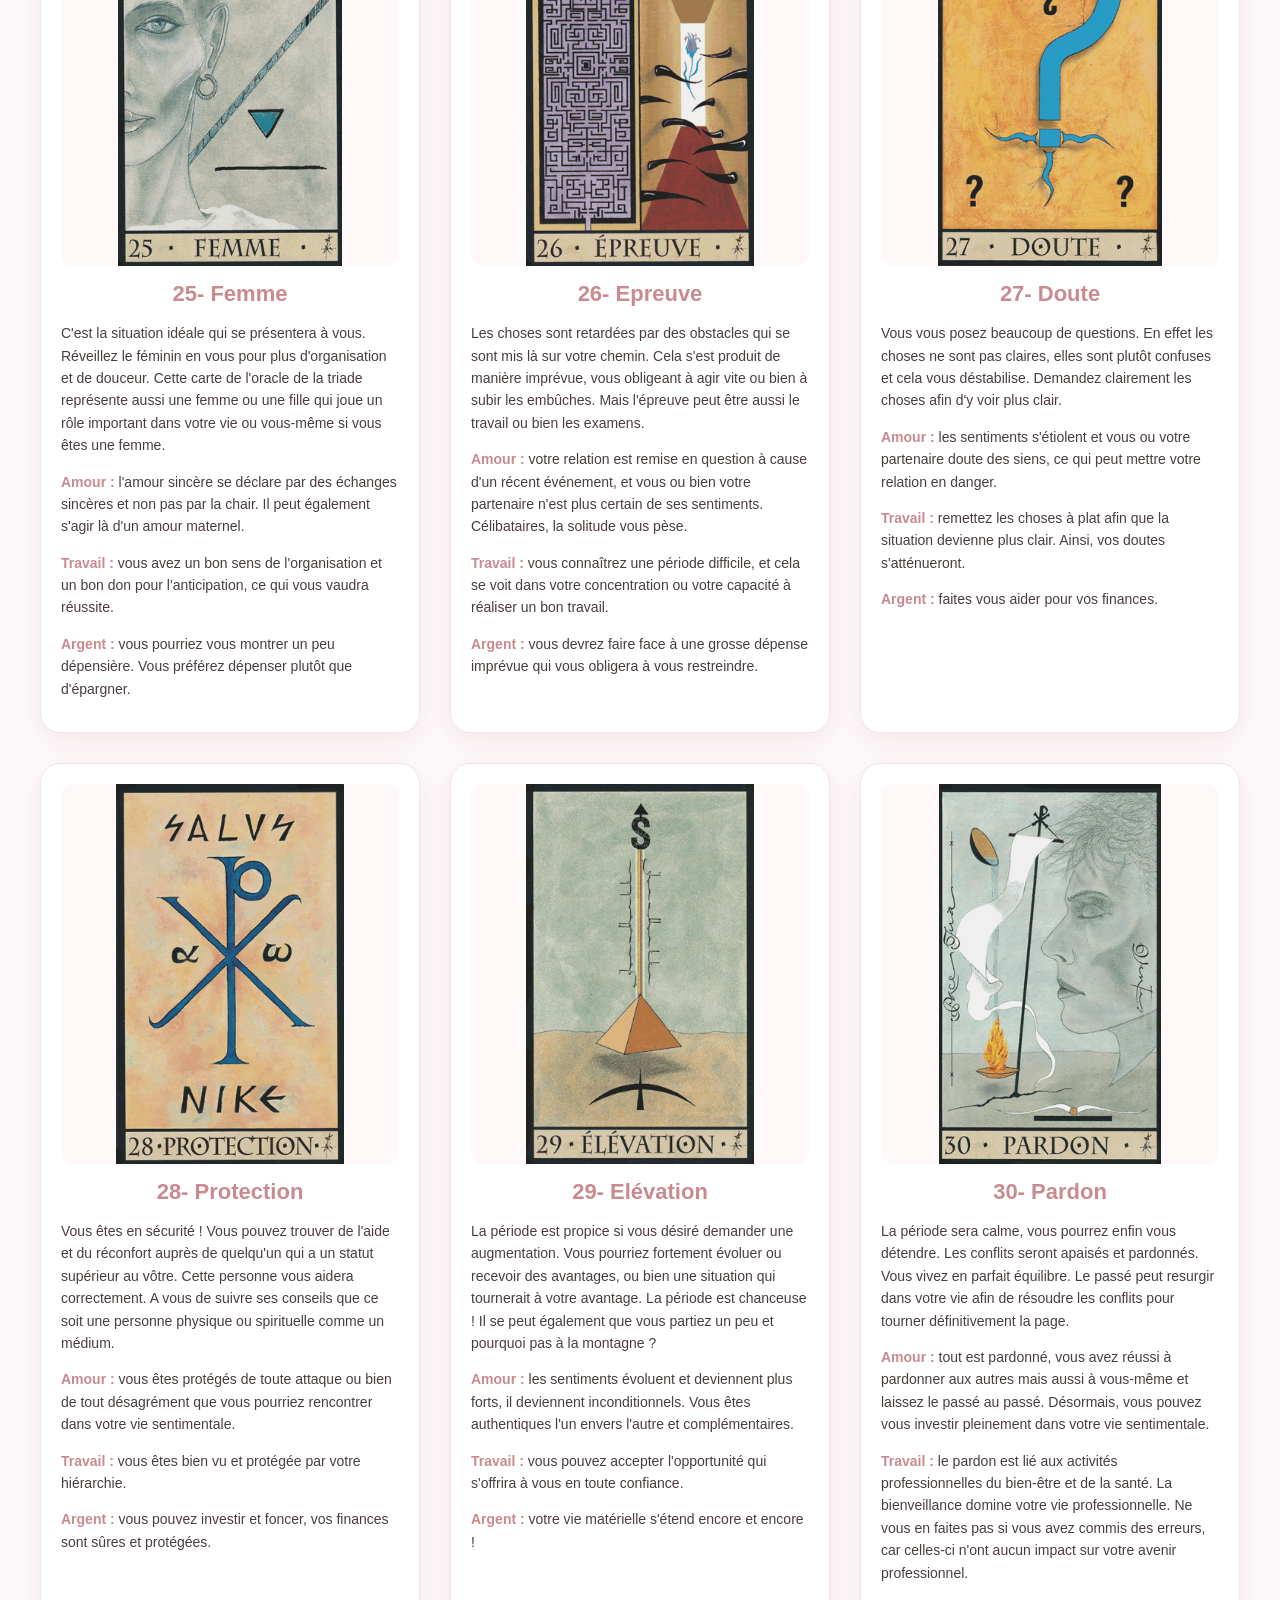
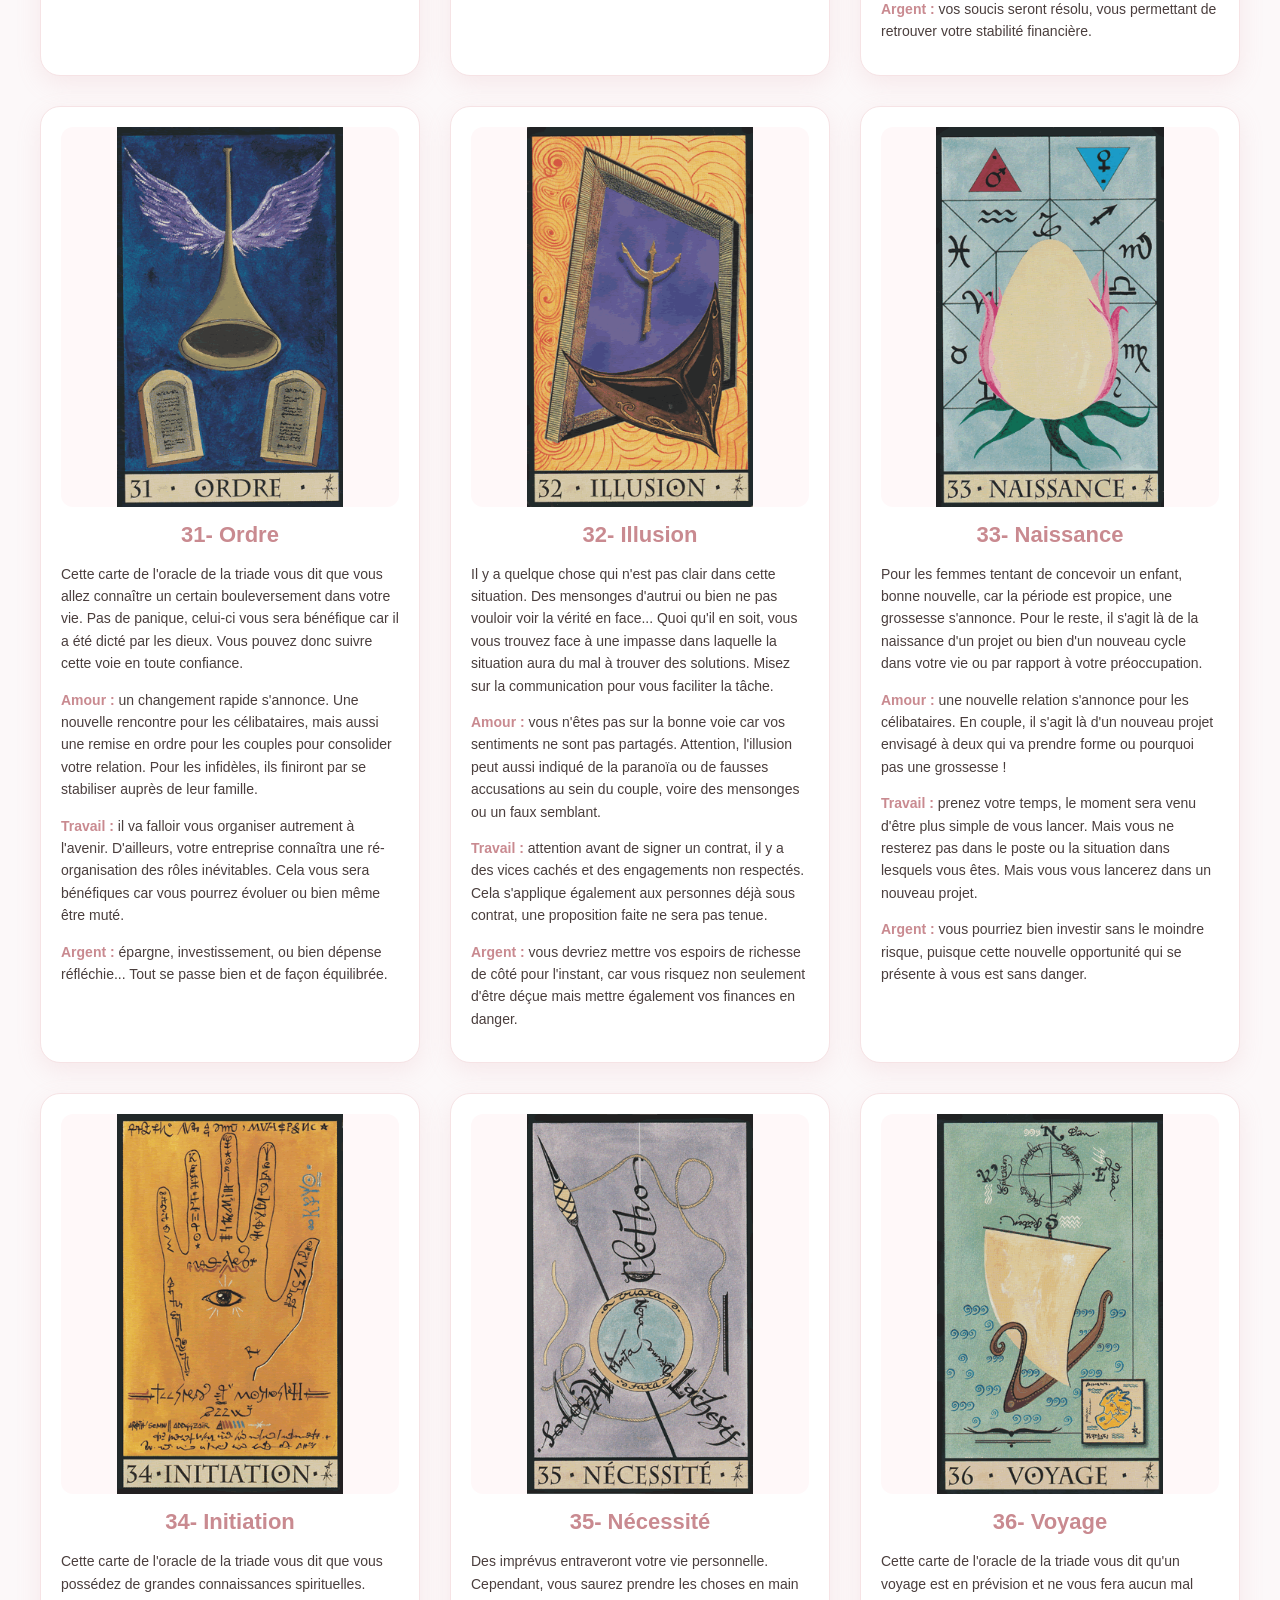
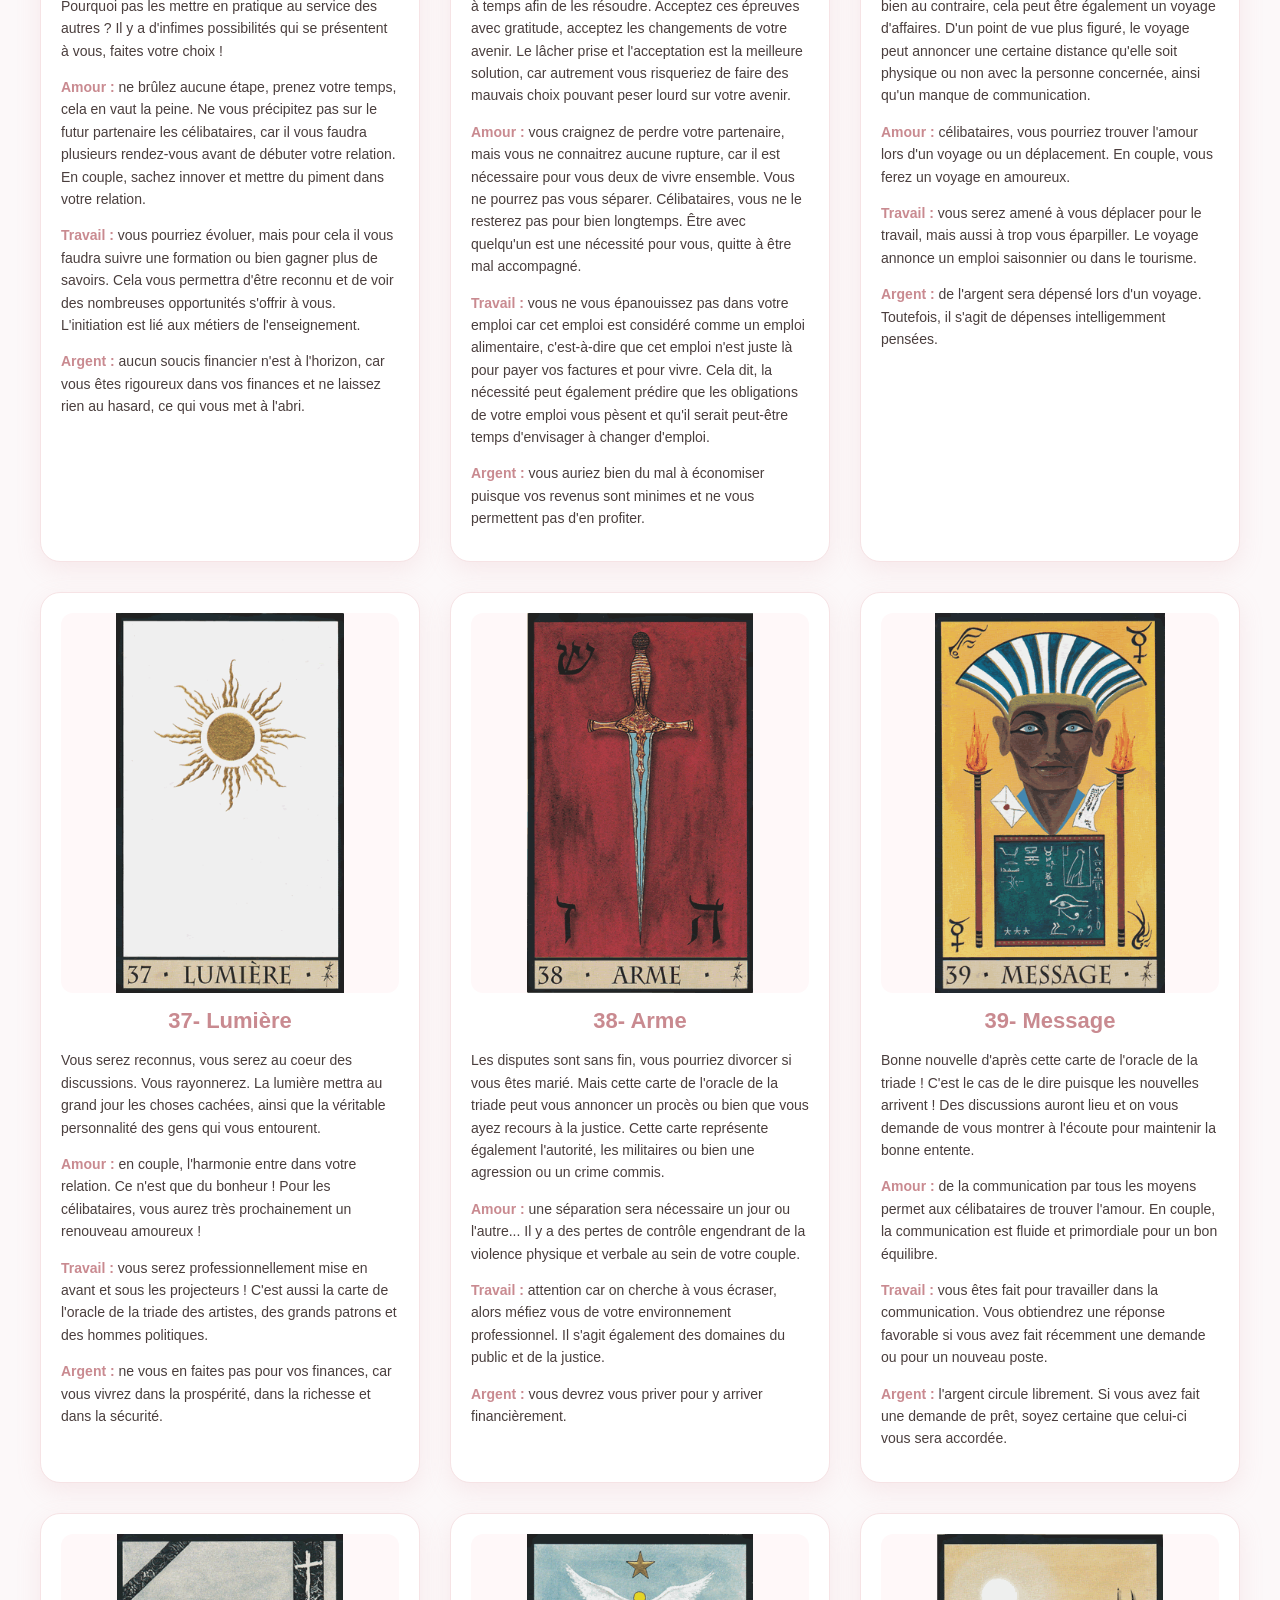
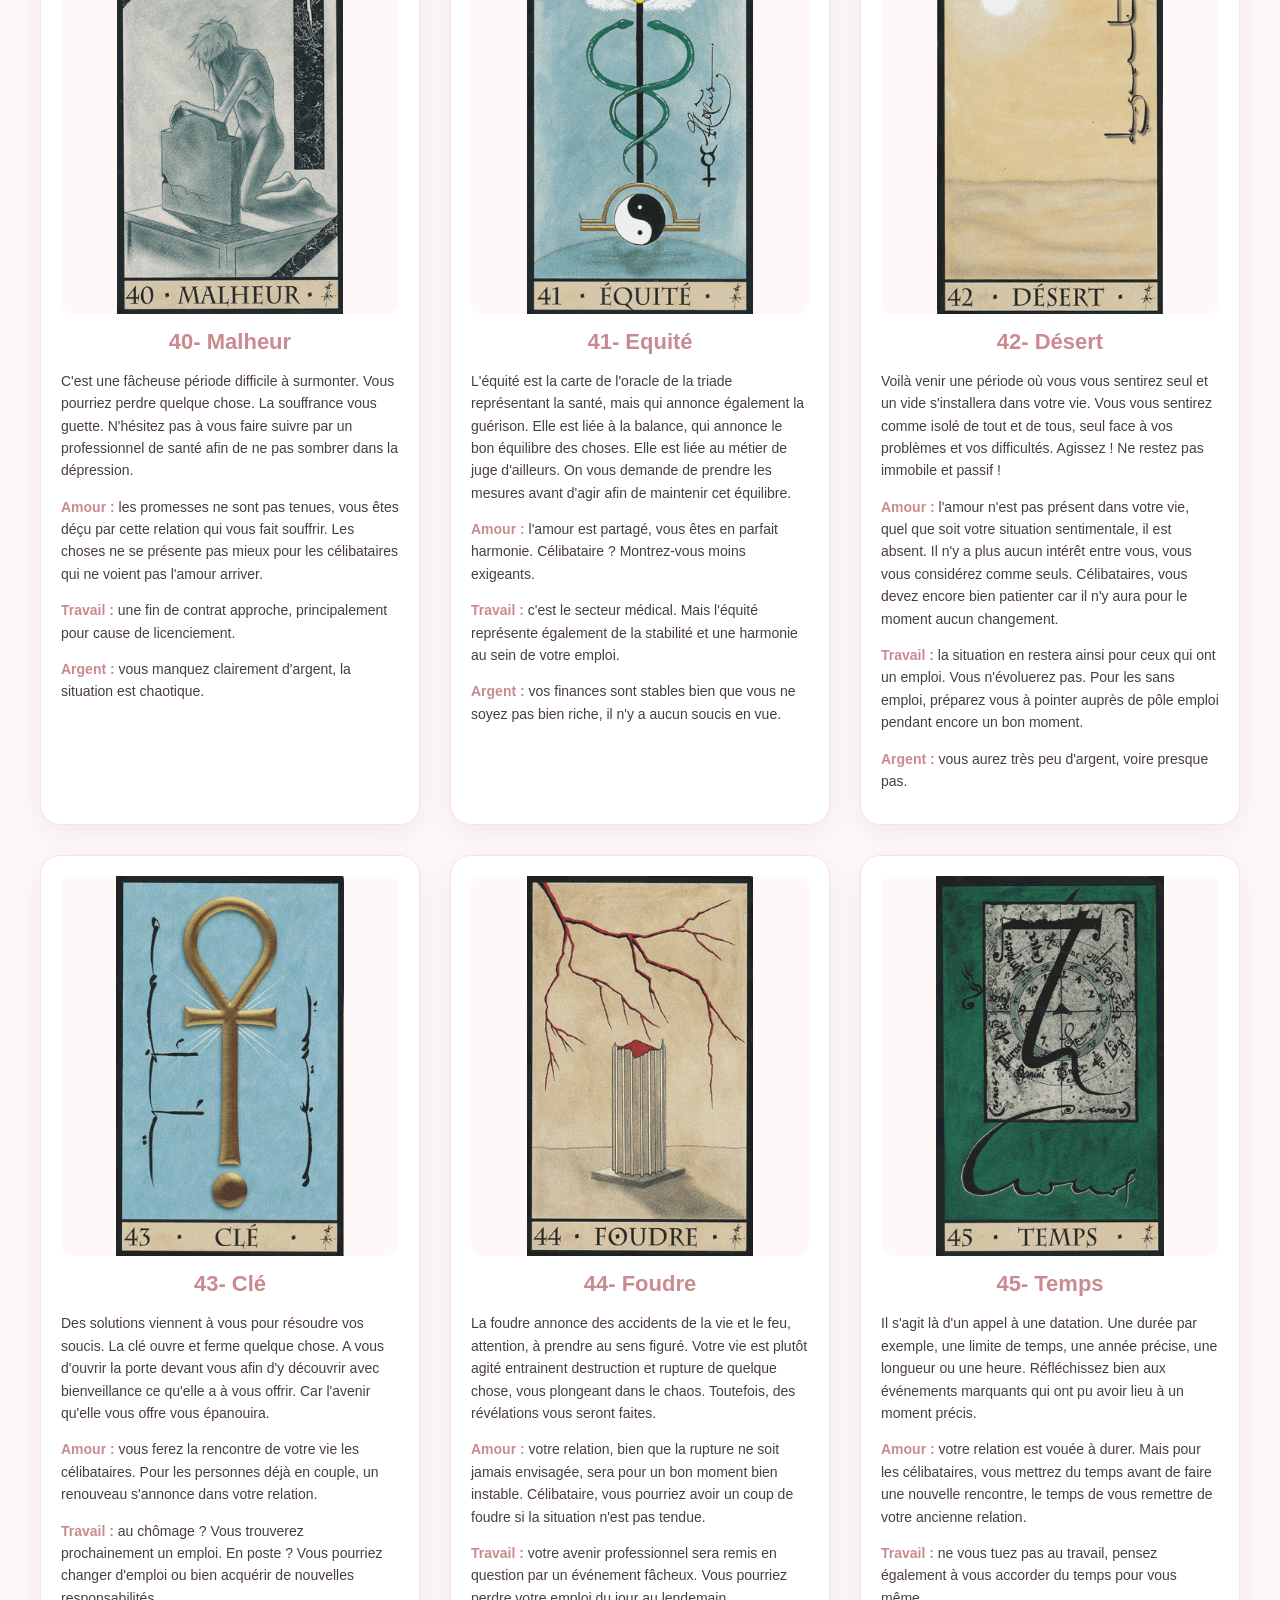
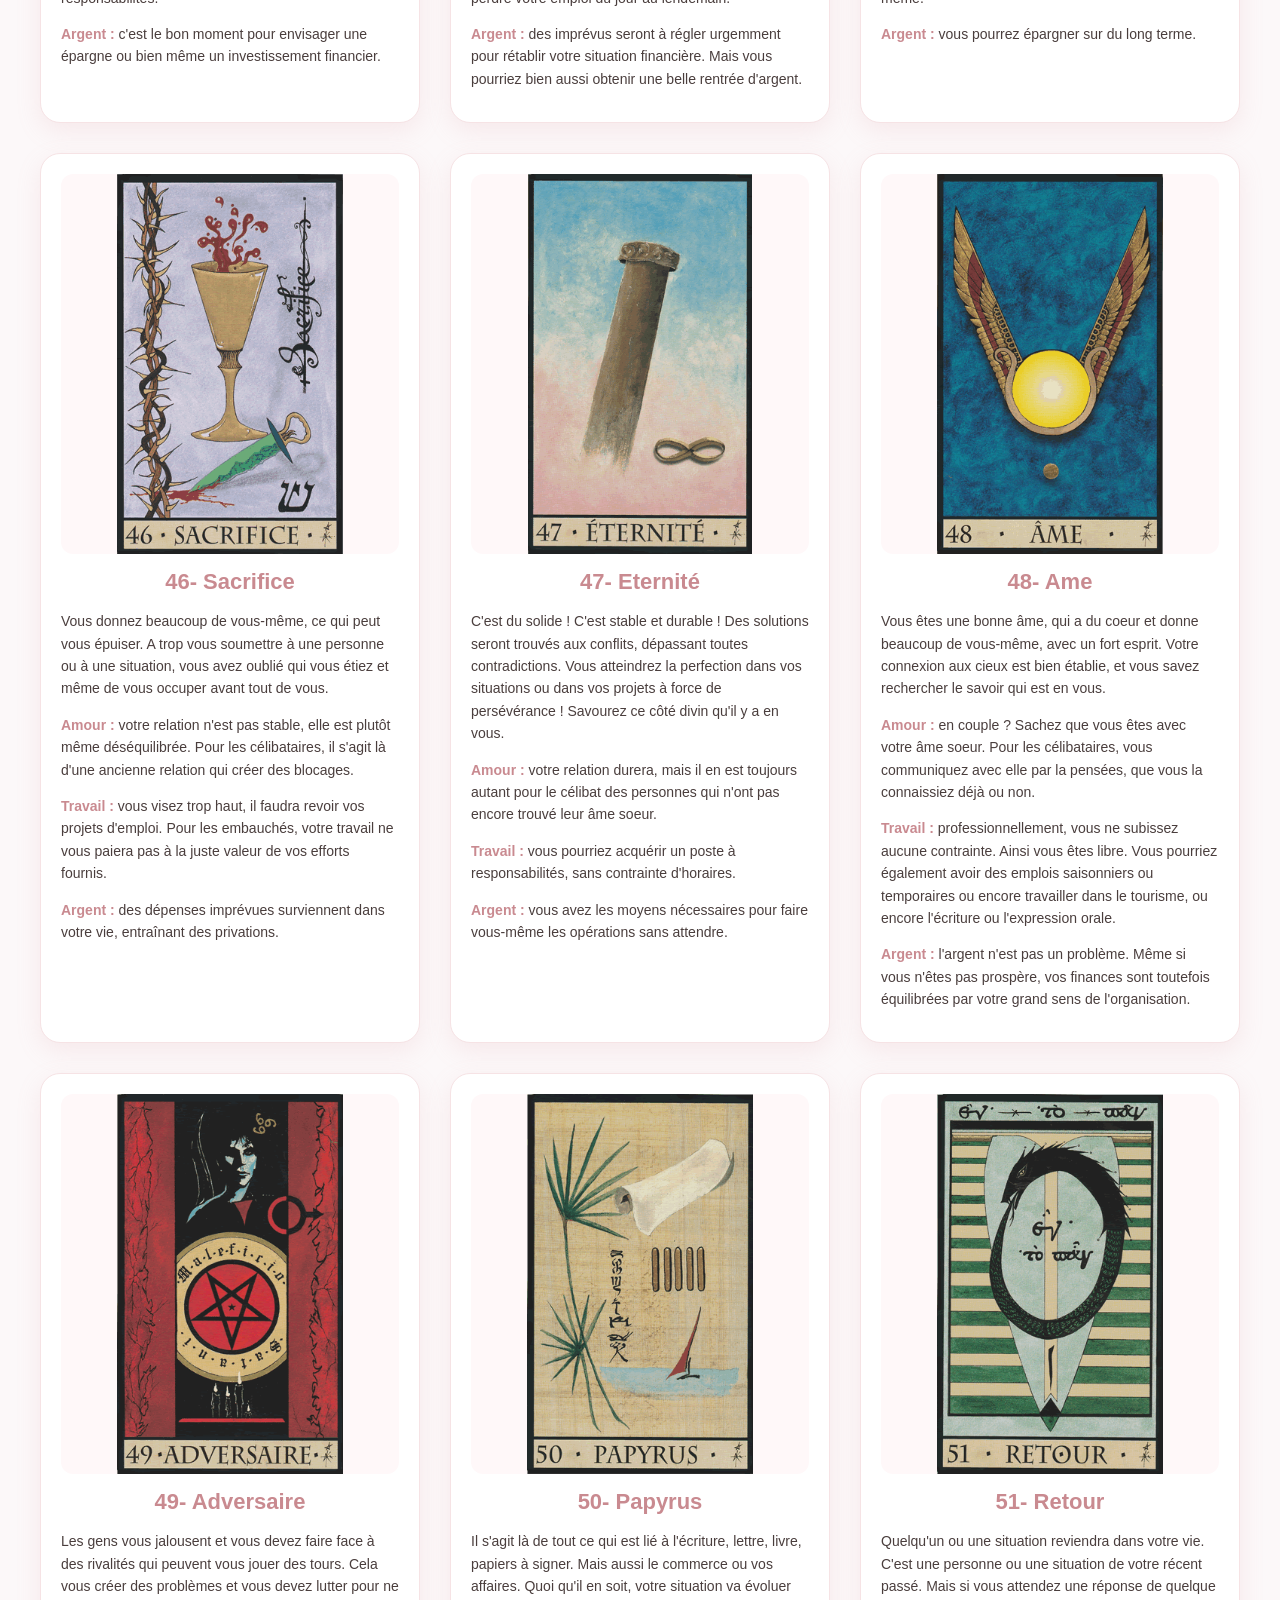
<file: triade.html>
<!DOCTYPE html>
<html lang="fr">
<head>
    <meta charset="UTF-8">
    <meta name="viewport" content="width=device-width, initial-scale=1.0">
    <title>Oracle de la Triade</title>
    <link rel="stylesheet" href="css/style.css">
</head>
<body>

<header>
    <h1>Les oracles divinatoires</h1>
    
    <!-- Bouton Burger -->
    <button class="burger-btn" aria-label="Ouvrir le menu">
        <span></span>
        <span></span>
        <span></span>
    </button>

    <nav id="menu">
        <a href="index.html"><button>ACCUEIL</button></a> 
        <a href="ge.html"><button>ORACLE DE GE</button></a>
        <a href="bleu.html"><button>ORACLE BLEU</button></a>
        <a href="triade.html"><button>ORACLE DE LA TRIADE</button></a>
        <a href="belline.html"><button>ORACLE DE BELLINE</button></a>
    </nav>
</header>

<main>
    <h2>Les cartes de l'Oracle de la Triade</h2>
    
    <div class="recherche">
    <input type="text" id="barreRecherche" placeholder="Rechercher une carte...">
</div>

    <section id="collection" class="contenu">
    <div class="cartes">

    <div class="carte" data-nom="1- Alpha">
        <div class="carte-card">
            <img src="images/triade/1.png" alt="1- Alpha">
            <h3>1- Alpha</h3>
            <p>Il y a du changement dans votre vie. L'Alpha étant la première carte du jeu de l'oracle de la triade, correspondant au mois de janvier, donc au début de l'année, elle indique que quelque chose dans votre vie débute. L'alpha est donc le début d'un cycle, le commencement de quelque chose. Mais il se pourrait bien qu'il y ait de la nouveauté dans votre vie.</p>
            <p><strong>Amour :</strong> vous débuterez une nouvelle relation, ou bien votre relation actuelle débutera un nouveau cycle.</p>
            <p><strong>Travail :</strong> soyez prêt à recevoir une évolution ou une promotion. Cette carte représente aussi les professions libérale, les artisans et les indépendants.</p>
            <p><strong>Argent :</strong> bien que votre situation soit actuellement instable elle évoluera.</p>
        </div>
    </div>

    <div class="carte" data-nom="2- Isolement">
        <div class="carte-card">
            <img src="images/triade/2.png" alt="2- Isolement">
            <h3>2- Isolement</h3>
            <p>Une mauvaise période s'annonce. Vous risquez de broyer du noir dans vos tourments. Vous pourriez vous sentir abandonné et vivre une période de solitude. Vous traversez des épreuves difficiles ou vous devrez faire beaucoup d'efforts. Cette carte de l'oracle de la triade correspond au mois de février. Attention toutefois à ne pas céder à la dépression ! Il se pourrait bien que vous soyez contraint de vous soumettre à une personne ou bien à une situation. Un emprisonnement est possible en cas de procès.</p>
            <p><strong>Amour :</strong> la communication est totalement inexistante et vous vivez mal la solitude. Mais en somme, en y réfléchissant, vous êtes responsable de cette solitude.</p>
            <p><strong>Travail :</strong> vous stagnez dans votre vie professionnelle, rien n'évolue. L'isolement correspond à la fonction publique et à l'administration.</p>
            <p><strong>Argent :</strong> vous êtes dans une impasse, dans une situation difficile avec des soucis qui s'aggravent et qui s'accumulent.</p>
        </div>
    </div>

    <div class="carte" data-nom="3- Delta">
        <div class="carte-card">
            <img src="images/triade/3.png" alt="3- Delta">
            <h3>3- Delta</h3>
            <p>Croyez en vous, croyez en votre intuition ! Vous entrez dans une période de chance ! Votre but sera atteint, quel que soit le domaine concerné. Le delta correspond à mars. Vous êtes doté d'une grande clairvoyance développée et Dieu est à vos côtés pour vous guider.</p>
            <p><strong>Amour :</strong> c'est ici une courte relation malgré la force et la sincérité de vos sentiments partagés.</p>
            <p><strong>Travail :</strong> votre emploi et stable et on peut même vous chouchouter. On retrouve ici les métiers religieux et les voyants ou parapsychologues.</p>
            <p><strong>Argent :</strong> vous réussissez et êtes désormais stable financièrement.</p>
        </div>
    </div>

    <div class="carte" data-nom="4- Mensonge">
        <div class="carte-card">
            <img src="images/triade/4.png" alt="4- Mensonge">
            <h3>4- Mensonge</h3>
            <p>Cette carte de l'oracle de la triade vous demande vous méfiez de votre entourage ! Certaines personnes ne sont pas honnête avec vous. On pourrait vous trahir ou vous tromper. Faites du tri dans vos relations, évitez de suivre les conseils des autres. Le mensonge correspond au mois d'avril. Certaines personnes sont fausses et se montrent hypocrites envers vous. Vous pourriez être trahi par l'un de vos proches.</p>
            <p><strong>Amour :</strong> évitez de vous attacher à la personne, car vous ne vous entendez pas... aussi vos sentiments pourraient ne pas être partagés.</p>
            <p><strong>Travail :</strong> le mensonge est bien mauvais dans le pro. On vous mène en bateau et il se pourrait que vous subissiez un vol ou bien une arnaque.</p>
            <p><strong>Argent :</strong> vous pourriez vous surendetter, car votre situation ne s'améliore pas et reste critique. Vous n'avez pas su gérer vos finances correctement. Attention aux chèques en bois !</p>
        </div>
    </div>

    <div class="carte" data-nom="5- Eau">
        <div class="carte-card">
            <img src="images/triade/5.png" alt="5- Eau">
            <h3>5- Eau</h3>
            <p>Vous pourrez recevoir l'aide d'une personne et votre situation s'améliorera. L'eau annonce aussi une grossesse ou une femme devrait vous délivrer un message. L'eau correspond en datation au mois de mai. L'eau représente également le pouvoir de création qu'il y a en vous, et la purification que vous devrez faire sur votre lieu de vie et vous-même afin de rendre l'atmosphère et votre corps plus sain.</p>
            <p><strong>Amour :</strong> votre relation est harmonieuse, la douceur est à l'honneur. Mais la routine risquerait de s'installer. Mettez un peu de piment dans votre couple.</p>
            <p><strong>Travail :</strong> vous manquez clairement d'ambition. Cette carte de l'oracle de la triade est aussi la carte de l'esthétisme ou de la mode.</p>
            <p><strong>Argent :</strong> patience, votre situation financière s’améliorera.</p>
        </div>
    </div>

    <div class="carte" data-nom="6- Racines">
        <div class="carte-card">
            <img src="images/triade/6.png" alt="6- Racines">
            <h3>6- Racines</h3>
            <p>Il s'agit là de votre passé et de votre famille. Une aide proviendra d'une personne, certainement d'une personne revenant dans votre vie. Rassurez-vous, on vous accompagne. Correspond au mois de juin. Vous pourriez tenter de régresser. C'est le bon moment de poser les bases d'un projet ou d'une relation.</p>
            <p><strong>Amour :</strong> les sentiments que vous avez l'un pour l'autre sont simples bien que maladroits. Mais rassurez-vous ! Ses sentiments pour vous sont sincères.</p>
            <p><strong>Travail :</strong> on parle ici d'une entreprise familiale. Mais aussi des professions manuelles en lien avec le bois ou la terre.</p>
            <p><strong>Argent :</strong> vous gérer bien votre portefeuille, même si parfois vous avez tendance à avoir du mal à partager. Il se pourrait bien que vous receviez de l'aide de la part d'un membre de votre famille.</p>
        </div>
    </div>

    <div class="carte" data-nom="7- Porte">
        <div class="carte-card">
            <img src="images/triade/7.png" alt="7- Porte">
            <h3>7- Porte</h3>
            <p>Cette carte de l'oracle de la triade vous dit qu'un cycle se termine, laissant place à de la nouveauté dans votre vie. Laissez vous aller dans le changement, de nouvelles opportunités s'offrent à vous ! Correspond au mois de juillet. N'hésitez pas à découvrir ce que vous réserve la nouvelle porte qui s'ouvre vers une autre voie. Réfléchissez intelligemment, vous trouverez avec clairvoyance l'issue possible à vos soucis.</p>
            <p><strong>Amour :</strong> vous prendrez un nouveau départ, car vous avez besoin de changements, et que votre situation évolue.</p>
            <p><strong>Travail :</strong> vous pourriez changer de poste ou recevoir une promotion ou encore débuter un projet. Nous parlons des métiers de l'architecture, du bâtiment et de la construction.</p>
            <p><strong>Argent :</strong> vous allez franchir un nouveau cycle dans le lequel vous recevrez un petit coup de main supérieur.</p>
        </div>
    </div>

    <div class="carte" data-nom="8- Nadir">
        <div class="carte-card">
            <img src="images/triade/8.png" alt="8- Nadir">
            <h3>8- Nadir</h3>
            <p>Vous subirez un isolement que vous vivrez mal. Vous vous sentirez anxieux et dans le mal être. L'épreuve vous est difficile mais vous pourrez mieux la vivre en gardant un état d'esprit positif. Correspond au mois d'août. Vous pourriez perdre certaines choses dans votre vie, entraînant une chute à surmonter. Le nadir peut représenter également l'influence de la magie, ou le mal que vous pourriez subir.</p>
            <p><strong>Amour :</strong> votre relation est au point mort, vous vous sentez bien seule et la communication est impossible. Effectivement, l'élu de votre coeur est bien distant.</p>
            <p><strong>Travail :</strong> vous allez connaitre une période de chômage ou vous serez peut être amené à déposer le bilan.</p>
            <p><strong>Argent :</strong> vos finances sont bien chaotiques, vous êtes au plus bas à cause de vos soucis d'argent.</p>
        </div>
    </div>

    <div class="carte" data-nom="9- Sagesse">
        <div class="carte-card">
            <img src="images/triade/9.png" alt="9- Sagesse">
            <h3>9- Sagesse</h3>
            <p>Grâce à l'apprentissage de vos erreurs de bonnes nouvelles arrivent ! Votre situation s'améliorera, quel que soit le domaine, car vos efforts seront récompensés. Accueillez dans votre vie stabilité et harmonie. Correspond au mois de septembre. La bienveillance rôde autour de vous, les gens font preuve de bonté et vous pouvez leur faire confiance.</p>
            <p><strong>Amour :</strong> votre amour est partagé, fort et sincère. Elle avance lentement, mais soyez patiente, car après la lenteur la relation en sortira stable et durable.</p>
            <p><strong>Travail :</strong> vous évoluez progressivement et vous entendez à merveille avec vos collègues et supérieur. Tout est harmonieux.</p>
            <p><strong>Argent :</strong> vous ne vivez pas d'artifices, et votre situation est bien équilibrée. Le petit plus ? Cela va encore s'améliorer !</p>
        </div>
    </div>

    <div class="carte" data-nom="10- Réussite">
        <div class="carte-card">
            <img src="images/triade/10.png" alt="10- Réussite">
            <h3>10- Réussite</h3>
            <p>Voici la meilleure carte du jeu de l'oracle de la triade ! Le succès vous attend ! N'hésitez plus car tout ce que vous entreprendrez sera une véritable réussite ! Alors profitez-en ! Réalisez vos projets ! correspond au mois d'octobre. L'argent coulera à flot, des contrats porteront leurs fruits.</p>
            <p><strong>Amour :</strong> tous vos souhaits se réaliseront et votre relation n'en est qu'harmonieuse ! Bonne nouvelle pour les célibataires, une nouvelle relation se concrétisera !</p>
            <p><strong>Travail :</strong> vous pouvez vous lancer dans tout ce que vous voulez ! Tout ne sera que réussite. Vous pourriez signer un nouveau contrat, évoluer, ou bien si vous êtes à votre compte avoir de nouvelles bonnes affaires de conclues.</p>
            <p><strong>Argent :</strong> vous allez pouvoir obtenir un prêt ou signer un contrat financier. Vos finances sont stables. En cas de soucis financiers vous allez enfin voir le bout du tunnel grâce à des solutions de trouvées.</p>
        </div>
    </div>

    <div class="carte" data-nom="11- Tentation">
        <div class="carte-card">
            <img src="images/triade/11.png" alt="11- Tentation">
            <h3>11- Tentation</h3>
            <p>Vous allez connaître une période bien difficile. Il vous faudra vous montrer prudente. De la jalousie rôde autour de vous et de la tentation viendront gâcher le tableau. Correspond au mois de novembre. La moralité d'une personne de votre entourage est bien douteuse, vous en subirez des préjudices.</p>
            <p><strong>Amour :</strong> la rivalité est présente si vous êtes célibataire. En couple, votre partenaire n'est pas sincère avec vous, car il vous trompe.</p>
            <p><strong>Travail :</strong> faites attention à votre entourage professionnel, car une personne est prête à tout pour vous faire tomber.</p>
            <p><strong>Argent :</strong> faites attention à vos dépenses, elles pourraient vous mettre dans l'embarras.</p>
        </div>
    </div>

    <div class="carte" data-nom="12- Sceau">
        <div class="carte-card">
            <img src="images/triade/12.png" alt="12- Sceau">
            <h3>12- Sceau</h3>
            <p>Cette carte de l'oracle de la triade vous dit que vous pouvez vous lancer, ce que vous entreprendrez se concrétisera. Il y a des signatures de documents. Un nouvel emploi, un contrat financier comme un crédit ou même un bail ou encore une concrétisation de couple par un mariage. Le sceau vous répond "oui" à votre question, car il représente l'acceptation.</p>
            <p><strong>Amour :</strong> votre relation est sincère, vous vivez une grande histoire d'amour. Tout se concrétise pour les célibataires.</p>
            <p><strong>Travail :</strong> vous entamez de nouveaux projets et vos projets en cours sont en cours de développement. N'hésitez pas à travailler en groupe, ce ne sera qu'une réussite !</p>
            <p><strong>Argent :</strong> vous gérez bien vos finances, il n'y a aucun soucis à l'horizon.</p>
        </div>
    </div>

    <div class="carte" data-nom="13- Pénitence">
        <div class="carte-card">
            <img src="images/triade/13.png" alt="13- Pénitence">
            <h3>13- Pénitence</h3>
            <p>De mauvaises nouvelles arrivent annonçant une période difficile. Réfléchissez avant d'agir en gardant des pensées positives ! Ne subissez pas votre situation, rappelez-vous que vous êtes créateur et que vous avez votre propre libre arbitre. On va vous faire payer quelque chose, comme une punition, que vous soyez responsable ou non.</p>
            <p><strong>Amour :</strong> votre communication est au plus bas, vous ne parvenez plus à communiquer. Vous faites face à une abstinence sexuelle tant qu'il y a des soucis dans votre relation.</p>
            <p><strong>Travail :</strong> une personne freine le bon déroulement de l'entreprise. Pourquoi pas la seconder et la booster.</p>
            <p><strong>Argent :</strong> vous avez mal géré vos finances, et cela se voit actuellement. Vous devriez faire moins de dépenses et vous méfier de certaines personnes. Car vous devrez faire face à des soucis financiers difficiles à régler.</p>
        </div>
    </div>

    <div class="carte" data-nom="14- Homme">
        <div class="carte-card">
            <img src="images/triade/14.png" alt="14- Homme">
            <h3>14- Homme</h3>
            <p>Cette carte de l'oracle de la triade annonce qu'un homme jouera un rôle important dans votre vie dans un avenir proche. Cet homme vous fera avancer et vous aidera à améliorer votre situation. Cette carte peut être le consultant lui-même ou votre partenaire si vous êtes une femme. Cette carte de l'oracle de la triade représente également un homme ou un garçon jouant un rôle important dans votre vie.</p>
            <p><strong>Amour :</strong> il s'agit là bien de votre moitié si vous êtes une femme. Les sentiments s'amplifient et les liens se consolident. Pour les célibataires il s'agit là du début d'une future relation.</p>
            <p><strong>Travail :</strong> il s'agit d'un homme jouant un rôle important dans votre vie professionnelle. En s'investissant il pourrait représenter une aide précieuse.</p>
            <p><strong>Argent :</strong> un homme pourrait vous conseiller dans vos finances. Cela dit, vos finances sont stables. Pourquoi pas un conseiller financier ?</p>
        </div>
    </div>

    <div class="carte" data-nom="15- Amour">
        <div class="carte-card">
            <img src="images/triade/15.png" alt="15- Amour">
            <h3>15- Amour</h3>
            <p>Vous allez vivre des semaines à venir dans l'amour ! Si vous êtes en couple, vous serez durant cette période en parfaite harmonie. Célibataires, vous ferez une belle rencontre dont un beau début de relation en découlera. Il y a beaucoup de tendresse dans votre vie, d'amour, d'attachement et de passion.</p>
            <p><strong>Amour :</strong> votre relation est harmonieuse avec des sentiments forts et sincères. Une nouvelle rencontre se profile pour les célibataires.</p>
            <p><strong>Travail :</strong> l'ambiance est chaleureuse, c'est bien normale puisque vous vivez de votre vocation.</p>
            <p><strong>Argent :</strong> gare à votre insouciance face à l'argent bien que vous n'ayez aucun problème financier.</p>
        </div>
    </div>

    <div class="carte" data-nom="16- Mutation">
        <div class="carte-card">
            <img src="images/triade/16.png" alt="16- Mutation">
            <h3>16- Mutation</h3>
            <p>Du changement aura lieu dans votre vie, mais ce seront des changements positifs, entrainant de belles évolutions. Cependant, attendez-vous à ce que ces changements soient inattendus. Vous pourriez même être amené à déménager. Quoi qu'il arrive, ça ne vous fera que progresser.</p>
            <p><strong>Amour :</strong> votre relation se retrouve bouleversée par rapport à des doutes sur les sentiments. En effet, rien n'est acquis.</p>
            <p><strong>Travail :</strong> vous allez changer d'emploi, ou tout simplement de poste. Cela sera positif car vous aurez grâce à ce changement une augmentation de salaire.</p>
            <p><strong>Argent :</strong> vos finances évoluent grâce à votre changement professionnel.</p>
        </div>
    </div>

    <div class="carte" data-nom="17- Energie">
        <div class="carte-card">
            <img src="images/triade/17.png" alt="17- Energie">
            <h3>17- Energie</h3>
            <p>Cette carte de l'oracle de la triade vous dit que vous serez plein d'ambition et de volonté. Vous aurez forcément des sacrifices à faire et de travailler doublement, mais vos objectifs seront atteints. Mais veillez cependant à vous préserver et à ne pas vous épuiser !</p>
            <p><strong>Amour :</strong> votre partenaire vous prend trop pour acquise, du coup il est peu démonstratif ce qui entraine des tensions dans votre relation. Votre situation sentimentale est bien instable.</p>
            <p><strong>Travail :</strong> vous avez beaucoup d'ambition et votre motivation est d'ordre financier.</p>
            <p><strong>Argent :</strong> il y a bien du mouvement dans vos finances ! Comme des transactions, des placements financiers...</p>
        </div>
    </div>

    <div class="carte" data-nom="18- Science">
        <div class="carte-card">
            <img src="images/triade/18.png" alt="18- Science">
            <h3>18- Science</h3>
            <p>Ne vous en faites pas pour votre situation, car elle est bien stable. Toutefois, veillez à ne pas vous montrer trop froid par rapport aux autres. Mais elle représente aussi le monde des mathématiques, une personne bien cartésienne, les sciences mais aussi l'astrologie.</p>
            <p><strong>Amour :</strong> la relation suit son chemin si vous êtes en couple. Célibataires, une relation se concrétisera lentement.</p>
            <p><strong>Travail :</strong> votre emploi est stable et durable.</p>
            <p><strong>Argent :</strong> vous gérez bien vos finances, ce qui vous évite de devoir faire des crédits. Cela dit, vous ne vous pressez pas à concrétiser vos projets, ce qui est bien dommage.</p>
        </div>
    </div>

    <div class="carte" data-nom="19- Prière">
        <div class="carte-card">
            <img src="images/triade/19.png" alt="19- Prière">
            <h3>19- Prière</h3>
            <p>Vos guides vous incite à prier et à vous recueillir. La prière représente le prêtre, l'église ou le temple, tout ce qui est lié à la religion.</p>
            <p><strong>Amour :</strong> votre amour est un amour inconditionnel, l'amour rêvé et idéal.</p>
            <p><strong>Travail :</strong> vous pourriez demander une promotion ou bien une augmentation.</p>
            <p><strong>Argent :</strong> votre situation financière va se stabiliser.</p>
        </div>
    </div>

    <div class="carte" data-nom="20- Erreur">
        <div class="carte-card">
            <img src="images/triade/20.png" alt="20- Erreur">
            <h3>20- Erreur</h3>
            <p>Vous pourriez commettre des fautes voire des péchés. Il y a des erreurs ayant été commises qui ont engendré vos échecs dans votre vie. Et vous en subissez actuellement les conséquences de ces actes ou paroles.</p>
            <p><strong>Amour :</strong> vous avez tendance à mal choisir vos partenaires en amour. Vous ne les choisissez pas par amour mais par intérêt ou dépit. Ce n'est pas étonnant que ces relations ne durent pas...</p>
            <p><strong>Travail :</strong> vous pourriez faire pas mal d'erreurs dans votre travail. C'est normal, puisque vous n'êtes pas sur la bonne voie.</p>
            <p><strong>Argent :</strong> votre échec financier est dû à une mauvaise gestion.</p>
        </div>
    </div>

    <div class="carte" data-nom="21- Bénédiction">
        <div class="carte-card">
            <img src="images/triade/21.png" alt="21- Bénédiction">
            <h3>21- Bénédiction</h3>
            <p>Vous serez invité à une cérémonie, pourquoi pas un baptême ? Vos guides vous informent également que vous êtes béni par les cieux, que vous ne craignez rien. Ayez confiance en vous, en eux, à Dieu, en l'univers et en la vie.</p>
            <p><strong>Amour :</strong> votre relation basée sur la confiance durera. Pour les célibataires, soyez assuré qu'une relation attend le bon moment pour se présenter à vous.</p>
            <p><strong>Travail :</strong> vous pourrez percevoir une promotion ou obtenir une évolution.</p>
            <p><strong>Argent :</strong> vous êtes soutenu par une personne haut placé et stable financièrement avec une excellente réputation.</p>
        </div>
    </div>

    <div class="carte" data-nom="22- Choix">
        <div class="carte-card">
            <img src="images/triade/22.png" alt="22- Choix">
            <h3>22- Choix</h3>
            <p>Cette carte de l'oracle de la triade vous dit que vous êtes dans l'indécision, ou bien la personne qui préoccupe vos pensées. Une décision est à prendre et il est grand temps ! Réfléchissez à toutes les possibilités qui s'offrent à vous pour faire le bon choix.</p>
            <p><strong>Amour :</strong> vous ou votre partenaire hésite grandement à s'engager. Mais l'un d'entre vous peut aussi hésiter entre deux relations.</p>
            <p><strong>Travail :</strong> pesez le pour et le rencontre avant de prendre une décision professionnelle ou de signer pour un nouvel emploi.</p>
            <p><strong>Argent :</strong> réfléchissez et faites le choix juste pour vos finances, car votre avenir financier en dépend.</p>
        </div>
    </div>

    <div class="carte" data-nom="23- Paix">
        <div class="carte-card">
            <img src="images/triade/23.png" alt="23- Paix">
            <h3>23- Paix</h3>
            <p>Voilà une période sereine, tranquille et harmonieuse. Ça fait du bien après tout ce que vous avez récemment traversé. Vous serez soulagé et vous sentirez libéré grâce à votre détachement sur ce qui vous préoccupe. Savourez ce calme.</p>
            <p><strong>Amour :</strong> c'est un amour idéal où règnent confiance et sincérité. Que demander de plus ?</p>
            <p><strong>Travail :</strong> vous pourriez oeuvrer dans l'humanitaire. Quoi qu'il arrive, vous faites vos choix dans le plus grand calme et cela vous réussit !</p>
            <p><strong>Argent :</strong> profitez du calme et de la tranquillité financière pour penser à investir votre argent.</p>
        </div>
    </div>

    <div class="carte" data-nom="24- Richesse">
        <div class="carte-card">
            <img src="images/triade/24.png" alt="24- Richesse">
            <h3>24- Richesse</h3>
            <p>Vous pouvez vous autoriser les jeux d'argent car la chance est à vos côtés ! L'argent rentre en abondance et vous êtes sur la bonne voie pour faire fortune !</p>
            <p><strong>Amour :</strong> vos sentiments sont réels et partagés. Toutefois le bémol étant que les relations peuvent être multiples.</p>
            <p><strong>Travail :</strong> vous débordez d'idées et cela vous le paiera bien car vous recevrez de nombreuses récompenses à vos projets.</p>
            <p><strong>Argent :</strong> vous accueillez abondance, et celle-ci portera ses fruits quelque soit l'endroit où vous placerez votre argent.</p>
        </div>
    </div>

    <div class="carte" data-nom="25- Femme">
        <div class="carte-card">
            <img src="images/triade/25.png" alt="25- Femme">
            <h3>25- Femme</h3>
            <p>C'est la situation idéale qui se présentera à vous. Réveillez le féminin en vous pour plus d'organisation et de douceur. Cette carte de l'oracle de la triade représente aussi une femme ou une fille qui joue un rôle important dans votre vie ou vous-même si vous êtes une femme.</p>
            <p><strong>Amour :</strong> l'amour sincère se déclare par des échanges sincères et non pas par la chair. Il peut également s'agir là d'un amour maternel.</p>
            <p><strong>Travail :</strong> vous avez un bon sens de l'organisation et un bon don pour l'anticipation, ce qui vous vaudra réussite.</p>
            <p><strong>Argent :</strong> vous pourriez vous montrer un peu dépensière. Vous préférez dépenser plutôt que d'épargner.</p>
        </div>
    </div>

    <div class="carte" data-nom="26- Epreuve">
        <div class="carte-card">
            <img src="images/triade/26.png" alt="26- Epreuve">
            <h3>26- Epreuve</h3>
            <p>Les choses sont retardées par des obstacles qui se sont mis là sur votre chemin. Cela s'est produit de manière imprévue, vous obligeant à agir vite ou bien à subir les embûches. Mais l'épreuve peut être aussi le travail ou bien les examens.</p>
            <p><strong>Amour :</strong> votre relation est remise en question à cause d'un récent événement, et vous ou bien votre partenaire n'est plus certain de ses sentiments. Célibataires, la solitude vous pèse.</p>
            <p><strong>Travail :</strong> vous connaîtrez une période difficile, et cela se voit dans votre concentration ou votre capacité à réaliser un bon travail.</p>
            <p><strong>Argent :</strong> vous devrez faire face à une grosse dépense imprévue qui vous obligera à vous restreindre.</p>
        </div>
    </div>

    <div class="carte" data-nom="27- Doute">
        <div class="carte-card">
            <img src="images/triade/27.png" alt="27- Doute">
            <h3>27- Doute</h3>
            <p>Vous vous posez beaucoup de questions. En effet les choses ne sont pas claires, elles sont plutôt confuses et cela vous déstabilise. Demandez clairement les choses afin d'y voir plus clair.</p>
            <p><strong>Amour :</strong> les sentiments s'étiolent et vous ou votre partenaire doute des siens, ce qui peut mettre votre relation en danger.</p>
            <p><strong>Travail :</strong> remettez les choses à plat afin que la situation devienne plus clair. Ainsi, vos doutes s'atténueront.</p>
            <p><strong>Argent :</strong> faites vous aider pour vos finances.</p>
        </div>
    </div>

    <div class="carte" data-nom="28- Protection">
        <div class="carte-card">
            <img src="images/triade/28.png" alt="28- Protection">
            <h3>28- Protection</h3>
            <p>Vous êtes en sécurité ! Vous pouvez trouver de l'aide et du réconfort auprès de quelqu'un qui a un statut supérieur au vôtre. Cette personne vous aidera correctement. A vous de suivre ses conseils que ce soit une personne physique ou spirituelle comme un médium.</p>
            <p><strong>Amour :</strong> vous êtes protégés de toute attaque ou bien de tout désagrément que vous pourriez rencontrer dans votre vie sentimentale.</p>
            <p><strong>Travail :</strong> vous êtes bien vu et protégée par votre hiérarchie.</p>
            <p><strong>Argent :</strong> vous pouvez investir et foncer, vos finances sont sûres et protégées.</p>
        </div>
    </div>

    <div class="carte" data-nom="29- Elévation">
        <div class="carte-card">
            <img src="images/triade/29.png" alt="29- Elévation">
            <h3>29- Elévation</h3>
            <p>La période est propice si vous désiré demander une augmentation. Vous pourriez fortement évoluer ou recevoir des avantages, ou bien une situation qui tournerait à votre avantage. La période est chanceuse ! Il se peut également que vous partiez un peu et pourquoi pas à la montagne ?</p>
            <p><strong>Amour :</strong> les sentiments évoluent et deviennent plus forts, il deviennent inconditionnels. Vous êtes authentiques l'un envers l'autre et complémentaires.</p>
            <p><strong>Travail :</strong> vous pouvez accepter l'opportunité qui s'offrira à vous en toute confiance.</p>
            <p><strong>Argent :</strong> votre vie matérielle s'étend encore et encore !</p>
        </div>
    </div>

    <div class="carte" data-nom="30- Pardon">
        <div class="carte-card">
            <img src="images/triade/30.png" alt="30- Pardon">
            <h3>30- Pardon</h3>
            <p>La période sera calme, vous pourrez enfin vous détendre. Les conflits seront apaisés et pardonnés. Vous vivez en parfait équilibre. Le passé peut resurgir dans votre vie afin de résoudre les conflits pour tourner définitivement la page.</p>
            <p><strong>Amour :</strong> tout est pardonné, vous avez réussi à pardonner aux autres mais aussi à vous-même et laissez le passé au passé. Désormais, vous pouvez vous investir pleinement dans votre vie sentimentale.</p>
            <p><strong>Travail :</strong> le pardon est lié aux activités professionnelles du bien-être et de la santé. La bienveillance domine votre vie professionnelle. Ne vous en faites pas si vous avez commis des erreurs, car celles-ci n'ont aucun impact sur votre avenir professionnel.</p>
            <p><strong>Argent :</strong> vos soucis seront résolu, vous permettant de retrouver votre stabilité financière.</p>
        </div>
    </div>

    <div class="carte" data-nom="31- Ordre">
        <div class="carte-card">
            <img src="images/triade/31.png" alt="31- Ordre">
            <h3>31- Ordre</h3>
            <p>Cette carte de l'oracle de la triade vous dit que vous allez connaître un certain bouleversement dans votre vie. Pas de panique, celui-ci vous sera bénéfique car il a été dicté par les dieux. Vous pouvez donc suivre cette voie en toute confiance.</p>
            <p><strong>Amour :</strong> un changement rapide s'annonce. Une nouvelle rencontre pour les célibataires, mais aussi une remise en ordre pour les couples pour consolider votre relation. Pour les infidèles, ils finiront par se stabiliser auprès de leur famille.</p>
            <p><strong>Travail :</strong> il va falloir vous organiser autrement à l'avenir. D'ailleurs, votre entreprise connaîtra une ré-organisation des rôles inévitables. Cela vous sera bénéfiques car vous pourrez évoluer ou bien même être muté.</p>
            <p><strong>Argent :</strong> épargne, investissement, ou bien dépense réfléchie... Tout se passe bien et de façon équilibrée.</p>
        </div>
    </div>

    <div class="carte" data-nom="32- Illusion">
        <div class="carte-card">
            <img src="images/triade/32.png" alt="32- Illusion">
            <h3>32- Illusion</h3>
            <p>Il y a quelque chose qui n'est pas clair dans cette situation. Des mensonges d'autrui ou bien ne pas vouloir voir la vérité en face... Quoi qu'il en soit, vous vous trouvez face à une impasse dans laquelle la situation aura du mal à trouver des solutions. Misez sur la communication pour vous faciliter la tâche.</p>
            <p><strong>Amour :</strong> vous n'êtes pas sur la bonne voie car vos sentiments ne sont pas partagés. Attention, l'illusion peut aussi indiqué de la paranoïa ou de fausses accusations au sein du couple, voire des mensonges ou un faux semblant.</p>
            <p><strong>Travail :</strong> attention avant de signer un contrat, il y a des vices cachés et des engagements non respectés. Cela s'applique également aux personnes déjà sous contrat, une proposition faite ne sera pas tenue.</p>
            <p><strong>Argent :</strong> vous devriez mettre vos espoirs de richesse de côté pour l'instant, car vous risquez non seulement d'être déçue mais mettre également vos finances en danger.</p>
        </div>
    </div>

    <div class="carte" data-nom="33- Naissance">
        <div class="carte-card">
            <img src="images/triade/33.png" alt="33- Naissance">
            <h3>33- Naissance</h3>
            <p>Pour les femmes tentant de concevoir un enfant, bonne nouvelle, car la période est propice, une grossesse s'annonce. Pour le reste, il s'agit là de la naissance d'un projet ou bien d'un nouveau cycle dans votre vie ou par rapport à votre préoccupation.</p>
            <p><strong>Amour :</strong> une nouvelle relation s'annonce pour les célibataires. En couple, il s'agit là d'un nouveau projet envisagé à deux qui va prendre forme ou pourquoi pas une grossesse !</p>
            <p><strong>Travail :</strong> prenez votre temps, le moment sera venu d'être plus simple de vous lancer. Mais vous ne resterez pas dans le poste ou la situation dans lesquels vous êtes. Mais vous vous lancerez dans un nouveau projet.</p>
            <p><strong>Argent :</strong> vous pourriez bien investir sans le moindre risque, puisque cette nouvelle opportunité qui se présente à vous est sans danger.</p>
        </div>
    </div>

    <div class="carte" data-nom="34- Initiation">
        <div class="carte-card">
            <img src="images/triade/34.png" alt="34- Initiation">
            <h3>34- Initiation</h3>
            <p>Cette carte de l'oracle de la triade vous dit que vous possédez de grandes connaissances spirituelles. Pourquoi pas les mettre en pratique au service des autres ? Il y a d'infimes possibilités qui se présentent à vous, faites votre choix !</p>
            <p><strong>Amour :</strong> ne brûlez aucune étape, prenez votre temps, cela en vaut la peine. Ne vous précipitez pas sur le futur partenaire les célibataires, car il vous faudra plusieurs rendez-vous avant de débuter votre relation. En couple, sachez innover et mettre du piment dans votre relation.</p>
            <p><strong>Travail :</strong> vous pourriez évoluer, mais pour cela il vous faudra suivre une formation ou bien gagner plus de savoirs. Cela vous permettra d'être reconnu et de voir des nombreuses opportunités s'offrir à vous. L'initiation est lié aux métiers de l'enseignement.</p>
            <p><strong>Argent :</strong> aucun soucis financier n'est à l'horizon, car vous êtes rigoureux dans vos finances et ne laissez rien au hasard, ce qui vous met à l'abri.</p>
        </div>
    </div>

    <div class="carte" data-nom="35- Nécessité">
        <div class="carte-card">
            <img src="images/triade/35.png" alt="35- Nécessité">
            <h3>35- Nécessité</h3>
            <p>Des imprévus entraveront votre vie personnelle. Cependant, vous saurez prendre les choses en main à temps afin de les résoudre. Acceptez ces épreuves avec gratitude, acceptez les changements de votre avenir. Le lâcher prise et l'acceptation est la meilleure solution, car autrement vous risqueriez de faire des mauvais choix pouvant peser lourd sur votre avenir.</p>
            <p><strong>Amour :</strong> vous craignez de perdre votre partenaire, mais vous ne connaitrez aucune rupture, car il est nécessaire pour vous deux de vivre ensemble. Vous ne pourrez pas vous séparer. Célibataires, vous ne le resterez pas pour bien longtemps. Être avec quelqu'un est une nécessité pour vous, quitte à être mal accompagné.</p>
            <p><strong>Travail :</strong> vous ne vous épanouissez pas dans votre emploi car cet emploi est considéré comme un emploi alimentaire, c'est-à-dire que cet emploi n'est juste là pour payer vos factures et pour vivre. Cela dit, la nécessité peut également prédire que les obligations de votre emploi vous pèsent et qu'il serait peut-être temps d'envisager à changer d'emploi.</p>
            <p><strong>Argent :</strong> vous auriez bien du mal à économiser puisque vos revenus sont minimes et ne vous permettent pas d'en profiter.</p>
        </div>
    </div>

    <div class="carte" data-nom="36- Voyage">
        <div class="carte-card">
            <img src="images/triade/36.png" alt="36- Voyage">
            <h3>36- Voyage</h3>
            <p>Cette carte de l'oracle de la triade vous dit qu'un voyage est en prévision et ne vous fera aucun mal bien au contraire, cela peut être également un voyage d'affaires. D'un point de vue plus figuré, le voyage peut annoncer une certaine distance qu'elle soit physique ou non avec la personne concernée, ainsi qu'un manque de communication.</p>
            <p><strong>Amour :</strong> célibataires, vous pourriez trouver l'amour lors d'un voyage ou un déplacement. En couple, vous ferez un voyage en amoureux.</p>
            <p><strong>Travail :</strong> vous serez amené à vous déplacer pour le travail, mais aussi à trop vous éparpiller. Le voyage annonce un emploi saisonnier ou dans le tourisme.</p>
            <p><strong>Argent :</strong> de l'argent sera dépensé lors d'un voyage. Toutefois, il s'agit de dépenses intelligemment pensées.</p>
        </div>
    </div>

    <div class="carte" data-nom="37- Lumière">
        <div class="carte-card">
            <img src="images/triade/37.png" alt="37- Lumière">
            <h3>37- Lumière</h3>
            <p>Vous serez reconnus, vous serez au coeur des discussions. Vous rayonnerez. La lumière mettra au grand jour les choses cachées, ainsi que la véritable personnalité des gens qui vous entourent.</p>
            <p><strong>Amour :</strong> en couple, l'harmonie entre dans votre relation. Ce n'est que du bonheur ! Pour les célibataires, vous aurez très prochainement un renouveau amoureux !</p>
            <p><strong>Travail :</strong> vous serez professionnellement mise en avant et sous les projecteurs ! C'est aussi la carte de l'oracle de la triade des artistes, des grands patrons et des hommes politiques.</p>
            <p><strong>Argent :</strong> ne vous en faites pas pour vos finances, car vous vivrez dans la prospérité, dans la richesse et dans la sécurité.</p>
        </div>
    </div>

    <div class="carte" data-nom="38- Arme">
        <div class="carte-card">
            <img src="images/triade/38.png" alt="38- Arme">
            <h3>38- Arme</h3>
            <p>Les disputes sont sans fin, vous pourriez divorcer si vous êtes marié. Mais cette carte de l'oracle de la triade peut vous annoncer un procès ou bien que vous ayez recours à la justice. Cette carte représente également l'autorité, les militaires ou bien une agression ou un crime commis.</p>
            <p><strong>Amour :</strong> une séparation sera nécessaire un jour ou l'autre... Il y a des pertes de contrôle engendrant de la violence physique et verbale au sein de votre couple.</p>
            <p><strong>Travail :</strong> attention car on cherche à vous écraser, alors méfiez vous de votre environnement professionnel. Il s'agit également des domaines du public et de la justice.</p>
            <p><strong>Argent :</strong> vous devrez vous priver pour y arriver financièrement.</p>
        </div>
    </div>

    <div class="carte" data-nom="39- Message">
        <div class="carte-card">
            <img src="images/triade/39.png" alt="39- Message">
            <h3>39- Message</h3>
            <p>Bonne nouvelle d'après cette carte de l'oracle de la triade ! C'est le cas de le dire puisque les nouvelles arrivent ! Des discussions auront lieu et on vous demande de vous montrer à l'écoute pour maintenir la bonne entente.</p>
            <p><strong>Amour :</strong> de la communication par tous les moyens permet aux célibataires de trouver l'amour. En couple, la communication est fluide et primordiale pour un bon équilibre.</p>
            <p><strong>Travail :</strong> vous êtes fait pour travailler dans la communication. Vous obtiendrez une réponse favorable si vous avez fait récemment une demande ou pour un nouveau poste.</p>
            <p><strong>Argent :</strong> l'argent circule librement. Si vous avez fait une demande de prêt, soyez certaine que celui-ci vous sera accordée.</p>
        </div>
    </div>

    <div class="carte" data-nom="40- Malheur">
        <div class="carte-card">
            <img src="images/triade/40.png" alt="40- Malheur">
            <h3>40- Malheur</h3>
            <p>C'est une fâcheuse période difficile à surmonter. Vous pourriez perdre quelque chose. La souffrance vous guette. N'hésitez pas à vous faire suivre par un professionnel de santé afin de ne pas sombrer dans la dépression.</p>
            <p><strong>Amour :</strong> les promesses ne sont pas tenues, vous êtes déçu par cette relation qui vous fait souffrir. Les choses ne se présente pas mieux pour les célibataires qui ne voient pas l'amour arriver.</p>
            <p><strong>Travail :</strong> une fin de contrat approche, principalement pour cause de licenciement.</p>
            <p><strong>Argent :</strong> vous manquez clairement d'argent, la situation est chaotique.</p>
        </div>
    </div>

    <div class="carte" data-nom="41- Equité">
        <div class="carte-card">
            <img src="images/triade/41.png" alt="41- Equité">
            <h3>41- Equité</h3>
            <p>L'équité est la carte de l'oracle de la triade représentant la santé, mais qui annonce également la guérison. Elle est liée à la balance, qui annonce le bon équilibre des choses. Elle est liée au métier de juge d'ailleurs. On vous demande de prendre les mesures avant d'agir afin de maintenir cet équilibre.</p>
            <p><strong>Amour :</strong> l'amour est partagé, vous êtes en parfait harmonie. Célibataire ? Montrez-vous moins exigeants.</p>
            <p><strong>Travail :</strong> c'est le secteur médical. Mais l'équité représente également de la stabilité et une harmonie au sein de votre emploi.</p>
            <p><strong>Argent :</strong> vos finances sont stables bien que vous ne soyez pas bien riche, il n'y a aucun soucis en vue.</p>
        </div>
    </div>

    <div class="carte" data-nom="42- Désert">
        <div class="carte-card">
            <img src="images/triade/42.png" alt="42- Désert">
            <h3>42- Désert</h3>
            <p>Voilà venir une période où vous vous sentirez seul et un vide s'installera dans votre vie. Vous vous sentirez comme isolé de tout et de tous, seul face à vos problèmes et vos difficultés. Agissez ! Ne restez pas immobile et passif !</p>
            <p><strong>Amour :</strong> l'amour n'est pas présent dans votre vie, quel que soit votre situation sentimentale, il est absent. Il n'y a plus aucun intérêt entre vous, vous vous considérez comme seuls. Célibataires, vous devez encore bien patienter car il n'y aura pour le moment aucun changement.</p>
            <p><strong>Travail :</strong> la situation en restera ainsi pour ceux qui ont un emploi. Vous n'évoluerez pas. Pour les sans emploi, préparez vous à pointer auprès de pôle emploi pendant encore un bon moment.</p>
            <p><strong>Argent :</strong> vous aurez très peu d'argent, voire presque pas.</p>
        </div>
    </div>

    <div class="carte" data-nom="43- Clé">
        <div class="carte-card">
            <img src="images/triade/43.png" alt="43- Clé">
            <h3>43- Clé</h3>
            <p>Des solutions viennent à vous pour résoudre vos soucis. La clé ouvre et ferme quelque chose. A vous d'ouvrir la porte devant vous afin d'y découvrir avec bienveillance ce qu'elle a à vous offrir. Car l'avenir qu'elle vous offre vous épanouira.</p>
            <p><strong>Amour :</strong> vous ferez la rencontre de votre vie les célibataires. Pour les personnes déjà en couple, un renouveau s'annonce dans votre relation.</p>
            <p><strong>Travail :</strong> au chômage ? Vous trouverez prochainement un emploi. En poste ? Vous pourriez changer d'emploi ou bien acquérir de nouvelles responsabilités.</p>
            <p><strong>Argent :</strong> c'est le bon moment pour envisager une épargne ou bien même un investissement financier.</p>
        </div>
    </div>

    <div class="carte" data-nom="44- Foudre">
        <div class="carte-card">
            <img src="images/triade/44.png" alt="44- Foudre">
            <h3>44- Foudre</h3>
            <p>La foudre annonce des accidents de la vie et le feu, attention, à prendre au sens figuré. Votre vie est plutôt agité entrainent destruction et rupture de quelque chose, vous plongeant dans le chaos. Toutefois, des révélations vous seront faites.</p>
            <p><strong>Amour :</strong> votre relation, bien que la rupture ne soit jamais envisagée, sera pour un bon moment bien instable. Célibataire, vous pourriez avoir un coup de foudre si la situation n'est pas tendue.</p>
            <p><strong>Travail :</strong> votre avenir professionnel sera remis en question par un événement fâcheux. Vous pourriez perdre votre emploi du jour au lendemain.</p>
            <p><strong>Argent :</strong> des imprévus seront à régler urgemment pour rétablir votre situation financière. Mais vous pourriez bien aussi obtenir une belle rentrée d'argent.</p>
        </div>
    </div>

    <div class="carte" data-nom="45- Temps">
        <div class="carte-card">
            <img src="images/triade/45.png" alt="45- Temps">
            <h3>45- Temps</h3>
            <p>Il s'agit là d'un appel à une datation. Une durée par exemple, une limite de temps, une année précise, une longueur ou une heure. Réfléchissez bien aux événements marquants qui ont pu avoir lieu à un moment précis.</p>
            <p><strong>Amour :</strong> votre relation est vouée à durer. Mais pour les célibataires, vous mettrez du temps avant de faire une nouvelle rencontre, le temps de vous remettre de votre ancienne relation.</p>
            <p><strong>Travail :</strong> ne vous tuez pas au travail, pensez également à vous accorder du temps pour vous même.</p>
            <p><strong>Argent :</strong> vous pourrez épargner sur du long terme.</p>
        </div>
    </div>

    <div class="carte" data-nom="46- Sacrifice">
        <div class="carte-card">
            <img src="images/triade/46.png" alt="46- Sacrifice">
            <h3>46- Sacrifice</h3>
            <p>Vous donnez beaucoup de vous-même, ce qui peut vous épuiser. A trop vous soumettre à une personne ou à une situation, vous avez oublié qui vous étiez et même de vous occuper avant tout de vous.</p>
            <p><strong>Amour :</strong> votre relation n'est pas stable, elle est plutôt même déséquilibrée. Pour les célibataires, il s'agit là d'une ancienne relation qui créer des blocages.</p>
            <p><strong>Travail :</strong> vous visez trop haut, il faudra revoir vos projets d'emploi. Pour les embauchés, votre travail ne vous paiera pas à la juste valeur de vos efforts fournis.</p>
            <p><strong>Argent :</strong> des dépenses imprévues surviennent dans votre vie, entraînant des privations.</p>
        </div>
    </div>

    <div class="carte" data-nom="47- Eternité">
        <div class="carte-card">
            <img src="images/triade/47.png" alt="47- Eternité">
            <h3>47- Eternité</h3>
            <p>C'est du solide ! C'est stable et durable ! Des solutions seront trouvés aux conflits, dépassant toutes contradictions. Vous atteindrez la perfection dans vos situations ou dans vos projets à force de persévérance ! Savourez ce côté divin qu'il y a en vous.</p>
            <p><strong>Amour :</strong> votre relation durera, mais il en est toujours autant pour le célibat des personnes qui n'ont pas encore trouvé leur âme soeur.</p>
            <p><strong>Travail :</strong> vous pourriez acquérir un poste à responsabilités, sans contrainte d'horaires.</p>
            <p><strong>Argent :</strong> vous avez les moyens nécessaires pour faire vous-même les opérations sans attendre.</p>
        </div>
    </div>

    <div class="carte" data-nom="48- Ame">
        <div class="carte-card">
            <img src="images/triade/48.png" alt="48- Ame">
            <h3>48- Ame</h3>
            <p>Vous êtes une bonne âme, qui a du coeur et donne beaucoup de vous-même, avec un fort esprit. Votre connexion aux cieux est bien établie, et vous savez rechercher le savoir qui est en vous.</p>
            <p><strong>Amour :</strong> en couple ? Sachez que vous êtes avec votre âme soeur. Pour les célibataires, vous communiquez avec elle par la pensées, que vous la connaissiez déjà ou non.</p>
            <p><strong>Travail :</strong> professionnellement, vous ne subissez aucune contrainte. Ainsi vous êtes libre. Vous pourriez également avoir des emplois saisonniers ou temporaires ou encore travailler dans le tourisme, ou encore l'écriture ou l'expression orale.</p>
            <p><strong>Argent :</strong> l'argent n'est pas un problème. Même si vous n'êtes pas prospère, vos finances sont toutefois équilibrées par votre grand sens de l'organisation.</p>
        </div>
    </div>

    <div class="carte" data-nom="49- Adversaire">
        <div class="carte-card">
            <img src="images/triade/49.png" alt="49- Adversaire">
            <h3>49- Adversaire</h3>
            <p>Les gens vous jalousent et vous devez faire face à des rivalités qui peuvent vous jouer des tours. Cela vous créer des problèmes et vous devez lutter pour ne pas vous faire marcher dessus. Il se pourrait même que vous soyez menacé. Alors restez prudent.</p>
            <p><strong>Amour :</strong> votre moitié est également votre ennemi, donc en découlera une séparation difficile suivie de relances et d'attaques violentes.</p>
            <p><strong>Travail :</strong> ce ne sont que des échecs qui s'accumulent dans votre domaine professionnel.</p>
            <p><strong>Argent :</strong> votre situation est bien compliquée et par faute, vous vous êtes fait berné par quelqu'un qui vous a laissé tombé après vous avoir ruiné.</p>
        </div>
    </div>

    <div class="carte" data-nom="50- Papyrus">
        <div class="carte-card">
            <img src="images/triade/50.png" alt="50- Papyrus">
            <h3>50- Papyrus</h3>
            <p>Il s'agit là de tout ce qui est lié à l'écriture, lettre, livre, papiers à signer. Mais aussi le commerce ou vos affaires. Quoi qu'il en soit, votre situation va évoluer grâce à l'écriture.</p>
            <p><strong>Amour :</strong> votre partenaire pourrait être un collègue, le travail vous lie. A moins que l'un d'entre vous ait une relation extra conjugale au travail.</p>
            <p><strong>Travail :</strong> vous ferez d'avantageux contrats qui vous rapporteront. Tout est fructueux dans le professionnel, quelle que soit votre démarche.</p>
            <p><strong>Argent :</strong> vos finances ne cesseront pas de s'améliorer.</p>
        </div>
    </div>

    <div class="carte" data-nom="51- Retour">
        <div class="carte-card">
            <img src="images/triade/51.png" alt="51- Retour">
            <h3>51- Retour</h3>
            <p>Quelqu'un ou une situation reviendra dans votre vie. C'est une personne ou une situation de votre récent passé. Mais si vous attendez une réponse de quelque chose, vous la recevrez ! On vous rappellera !</p>
            <p><strong>Amour :</strong> les célibataires ont du mal à couper les ponts avec leur ancien partenaire. En couples, la routine s'installe. Autrement, le passé fait encore parti de vos pensées.</p>
            <p><strong>Travail :</strong> la routine est aussi présente dans votre vie professionnelle, ce qui vous empêche clairement d'avancer.</p>
            <p><strong>Argent :</strong> bien que vos finances fassent le yoyo, elles finissent toujours par retrouver leur équilibre.</p>
        </div>
    </div>

    <div class="carte" data-nom="52- Silence">
        <div class="carte-card">
            <img src="images/triade/52.png" alt="52- Silence">
            <h3>52- Silence</h3>
            <p>Le calme revient dans votre vie, profitez-en pour vous reposer ! Mais il se pourrait que quelque chose ou quelqu'un reste un mystère pour vous. Pas pour longtemps car des révélations vous seront faites.</p>
            <p><strong>Amour :</strong> célibataire, l'élu de votre coeur vous ignore. En couple, attention à un manque de communication mais aussi à des cachotteries dans votre dos.</p>
            <p><strong>Travail :</strong> soit votre ambiance professionnelle est stable, soit il y a un sérieux manque de communication.</p>
            <p><strong>Argent :</strong> l'argent dort car l'argent a besoin de votre manifestation pour entrer dans votre vie. Provoquez les opportunités.</p>
        </div>
    </div>

    <div class="carte" data-nom="53- Méditation">
        <div class="carte-card">
            <img src="images/triade/53.png" alt="53- Méditation">
            <h3>53- Méditation</h3>
            <p>Réfléchissez sur vos choix, une situation ou votre vie. N'hésitez pas à penser. Vous êtes une personne indépendante, autonome qui n'a besoin de personne. D'ailleurs, vous recherchez beaucoup qui vous êtes au fond de vous et aimez passer des moments seul. C'est bien normal, car vous possédez des dons mystiques.</p>
            <p><strong>Amour :</strong> vous pensez trop à votre moitié et avez tendance à vous oublier en le faisant trop passé avant vous. Pour les célibataires, réfléchissez bien intelligemment avant de vous lancer.</p>
            <p><strong>Travail :</strong> vous pensez trop vous investir mais ne vous en faites pas, vos efforts seront récompensés.</p>
            <p><strong>Argent :</strong> vous ne vous préoccupez pas trop de votre domaine financier. Pourtant, il serait bien de vous y pencher un peu sérieusement pour éviter de probables ennuis futurs.</p>
        </div>
    </div>

    <div class="carte" data-nom="54- Mort">
        <div class="carte-card">
            <img src="images/triade/54.png" alt="54- Mort">
            <h3>54- Mort</h3>
            <p>La mort n'est pas forcément la mort en générale. Elle peut annoncer un changement radical. Toutefois, une personne peut disparaitre soudainement de votre vie et vous devrez en faire le deuil. Le veuvage n'est pas exclu non plus. Mais il peut également s'agir d'une entité faisant appel à vous pour l'aider à passer dans l'au-delà.</p>
            <p><strong>Amour :</strong> une rupture de relation est envisagée et aura probablement lieu. A moins de changer radicalement, vous ne pourrez plus continuer comme ça. Attention, préparez vous car la rupture peut s'avérer brutale.</p>
            <p><strong>Travail :</strong> vous prendrez un nouveau départ grâce à un changement professionnel. Pas de panique, ça ne vous sera que favorable dans votre avenir.</p>
            <p><strong>Argent :</strong> renouez avec l'argent, revoyez votre rapport avec lui. Vous n'en serez que plus heureux, car ce changement vous apportera abondance dans votre vie.</p>
        </div>
    </div>

    <div class="carte" data-nom="55- Fusion">
        <div class="carte-card">
            <img src="images/triade/55.png" alt="55- Fusion">
            <h3>55- Fusion</h3>
            <p>La fusion annonce une union ! Professionnelle ou sentimentale peu importe, cela sera bénéfique pour vous. Un mariage est possible pour les personnes en couple. Autrement, vous pourriez être invité à un événement telle une réunion, un rassemblement.</p>
            <p><strong>Amour :</strong> vous vous unirez à votre moitié, par un mariage par exemple. Votre relation sera concrétisée et officialisée, car vous êtes faits l'un pour l'autre. Les difficultés rencontrées seront surmontées. Célibataires, votre prochaine rencontre mènera à une concrétisation d'union.</p>
            <p><strong>Travail :</strong> vous formez une très belle association, efficace et complémentaire, qui est très favorable pour les affaires. Ensemble, vous pouvez tout réussir.</p>
            <p><strong>Argent :</strong> vos dépenses sont bien réfléchie, ce qui vous éloigne des difficultés et équilibre vos finances.</p>
        </div>
    </div>

    <div class="carte" data-nom="56- Frère">
        <div class="carte-card">
            <img src="images/triade/56.png" alt="56- Frère">
            <h3>56- Frère</h3>
            <p>Il s'agit là d'un frère, d'un ami, d'une soeur ou de votre partenaire. Dans tous les cas, vous pouvez avoir confiance en cette personne car elle est une personne sûre et intègre.</p>
            <p><strong>Amour :</strong> il y a de la possession dans votre relation, mais vous n'avez pas le même chemin en tète.</p>
            <p><strong>Travail :</strong> il y a de la rivalité dans l'air et beaucoup de complications dans vos relations professionnelles. On a tendance à vous jalouser.</p>
            <p><strong>Argent :</strong> vous ne vous préoccupez que peu de l'argent, sauf quand votre situation se dégrade.</p>
        </div>
    </div>

    <div class="carte" data-nom="57- Oméga">
        <div class="carte-card">
            <img src="images/triade/57.png" alt="57- Oméga">
            <h3>57- Oméga</h3>
            <p>Les chose vont aboutir, ca y est ! C'est achevé, une nouvelle page va se tourner. Vous avez accomplis les choses jusqu'au bout et il est grand temps d'accepter la fin et de laisser ce que vous avez accompli derrière vous pour vous lancer dans une nouvelle aventure !</p>
            <p><strong>Amour :</strong> votre relation mènera à une rupture definitiva, vous devrez tourner la page. Mais ça peut être aussi un cycle qui se termine. Pour les célibataires, vous ne le serez plus pour longtemps car votre situation actuelle prendra bientôt fin.</p>
            <p><strong>Travail :</strong> vous avez fait le tour et aurez envie de changer d'horizon et de buts professionnels.</p>
            <p><strong>Argent :</strong> vous voudrez mettre fin aux soucis, et chercherez à changer votre situation.</p>
        </div>
    </div>
</div>
</section>


<script src="script/script.js"></script>
</body>
</html>
</file>
<file: css/style.css>
/* ===== VARIABLES COULEURS ===== */
:root {
    --bg-main: #fcf8f9;        /* Fond général blanc-rosé très doux */
    --bg-card: #ffffff;        /* Fond des cartes blanc pur */
    --primary-pink: #e8b4b8;   /* Rose poudré principal */
    --accent-pink: #d8969b;    /* Rose poudré plus soutenu pour le survol */
    --text-dark: #4a3e3d;      /* Texte marron/gris doux */
    --text-muted: #7a6e6d;     /* Texte secondaire */
    --rose-gold: #c98a90;      /* Titres et éléments d'accentuation */
    --shadow-soft: 0 8px 25px rgba(216, 150, 155, 0.15); /* Ombre douce rosée */
}

/* ===== BASE & TYPOGRAPHIE ===== */
*, *::before, *::after {
    box-sizing: border-box;
}

body {
    margin: 0;
    font-family: 'Segoe UI', Tahoma, Geneva, Verdana, sans-serif;
    background: var(--bg-main);
    color: var(--text-dark);
}

img {
    max-width: 100%;
    display: block;
}

/* ===== HEADER & NAVIGATION ===== */
header {
    text-align: center;
    padding: 40px 20px;
    background: #fff0f3;
    border-bottom: 2px solid #f9e2e5;
    position: relative;
}

header h1 {
    font-size: 38px;
    color: var(--rose-gold);
    margin: 0 0 20px 0;
    font-weight: 600;
    letter-spacing: 1px;
}

#menu, nav {
    display: flex;
    justify-content: center;
    gap: 15px;
    margin-top: 15px;
}

#menu button, nav button {
    background: var(--primary-pink);
    color: white;
    border: none;
    border-radius: 25px;
    padding: 12px 22px;
    cursor: pointer;
    font-size: 15px;
    font-weight: 600;
    transition: all 0.3s ease;
    box-shadow: 0 4px 10px rgba(232, 180, 184, 0.3);
}

#menu button:hover, nav button:hover {
    background: var(--accent-pink);
    transform: translateY(-2px);
    box-shadow: 0 6px 15px rgba(216, 150, 155, 0.4);
}

nav a, #menu a {
    text-decoration: none;
}

/* ===== BOUTON BURGER ===== */
.burger-btn {
    display: none;
    flex-direction: column;
    justify-content: space-around;
    width: 32px;
    height: 28px;
    background: transparent;
    border: none;
    cursor: pointer;
    padding: 0;
    position: fixed;
    top: 15px;
    left: 15px;
    z-index: 1000;
}

.burger-btn span {
    width: 100%;
    height: 3px;
    background-color: var(--rose-gold);
    border-radius: 5px;
    transition: all 0.3s ease;
}

/* Animation en Croix (X) */
.burger-btn.active span:nth-child(1) {
    transform: translateY(9px) rotate(45deg);
}
.burger-btn.active span:nth-child(2) {
    opacity: 0;
}
.burger-btn.active span:nth-child(3) {
    transform: translateY(-9px) rotate(-45deg);
}

/* ===== SECTION & TITRES ===== */
section {
    padding: 40px 20px;
}

h2 {
    text-align: center;
    color: var(--rose-gold);
    font-size: 28px;
    margin-bottom: 30px;
}

/* ===== BARRE DE RECHERCHE ===== */
.recherche {
    text-align: center;
    margin: 30px auto;
}

#barreRecherche {
    width: 320px;
    padding: 14px 22px;
    border-radius: 30px;
    border: 2px solid #f2d6d8;
    background: #ffffff;
    font-size: 16px;
    color: var(--text-dark);
    outline: none;
    transition: all 0.3s ease;
    box-shadow: var(--shadow-soft);
}

#barreRecherche:focus {
    border-color: var(--primary-pink);
    box-shadow: 0 0 12px rgba(232, 180, 184, 0.4);
}

/* ===== CARTES & GRILLE ===== */
.cartes {
    display: grid;
    grid-template-columns: repeat(auto-fit, minmax(280px, 1fr));
    gap: 30px;
    max-width: 1200px;
    margin: 0 auto;
}

.carte {
    background: var(--bg-card);
    width: 100%;
    border-radius: 20px;
    overflow: hidden;
    text-align: left;
    border: 1px solid #f6e3e5;
    box-shadow: var(--shadow-soft);
    transition: transform 0.3s ease, box-shadow 0.3s ease;
}

.carte:hover {
    transform: translateY(-5px);
    box-shadow: 0 12px 30px rgba(216, 150, 155, 0.25);
}

.carte-card {
    padding: 20px;
}

.carte-card img, .carte img {
    display: block;
    width: 100%;
    height: auto;
    max-height: 380px;
    object-fit: contain;
    border-radius: 12px;
    background: #fff8f9;
    transition: transform 0.4s ease;
}

.carte h3 {
    color: var(--rose-gold);
    text-align: center;
    font-size: 22px;
    margin: 15px 0;
}

.carte p {
    font-size: 14px;
    line-height: 1.6;
    color: var(--text-dark);
    margin-bottom: 12px;
}

.carte p strong {
    color: var(--rose-gold);
}

/* ===== FOOTER ===== */
footer {
    text-align: center;
    padding: 25px;
    background: #fff0f3;
    color: var(--text-muted);
    border-top: 1px solid #f9e2e5;
    font-size: 14px;
}

/* ===== ANIMATIONS ===== */
@keyframes apparition {
    from {
        opacity: 0;
        transform: translateY(-10px);
    }
    to {
        opacity: 1;
        transform: translateY(0);
    }
}

/* ========================================== */
/*           OPTIMISATION MOBILE              */
/* ========================================== */

@media (max-width: 992px) {
    header h1 {
        font-size: 32px;
    }
    .cartes {
        justify-content: center;
    }
}

@media (max-width: 768px) {
    body {
        font-size: 15px;
    }

    section {
        padding: 20px 12px;
    }

    header {
        padding: 25px 15px;
    }

    header h1 {
        font-size: 24px;
        letter-spacing: 0;
        padding-left: 25px; /* Évite de chevaucher le bouton burger */
    }

    .burger-btn {
        display: flex;
    }

    h2 {
        font-size: 22px;
        margin-bottom: 20px;
    }

    #menu, nav {
        display: none;
        flex-direction: column;
        align-items: center;
        gap: 10px;
        width: 100%;
        margin-top: 20px;
    }

    #menu.active {
        display: flex;
        animation: apparition 0.3s ease-in-out;
    }

    #menu button, nav button, #menu a, nav a {
        width: 100%;
        max-width: 300px;
    }

    #menu button, nav button {
        padding: 12px 15px;
        font-size: 14px;
        margin: 0;
    }

    .recherche {
        margin: 20px 0;
        padding: 0 10px;
    }

    #barreRecherche {
        width: 100%;
        max-width: 320px;
        padding: 12px 18px;
        font-size: 15px;
    }

    .cartes {
        grid-template-columns: 1fr;
        gap: 20px;
        padding: 0 10px;
    }

    .carte {
        max-width: 350px;
        margin: 0 auto;
    }

    .carte-card {
        padding: 15px;
    }

    .carte h3 {
        font-size: 19px;
    }

    .carte img {
        max-height: 280px;
    }
}

@media (max-width: 400px) {
    header h1 {
        font-size: 20px;
    }

    #menu button, nav button {
        font-size: 13px;
    }

    .carte {
        max-width: 100%;
    }
}
</file>
